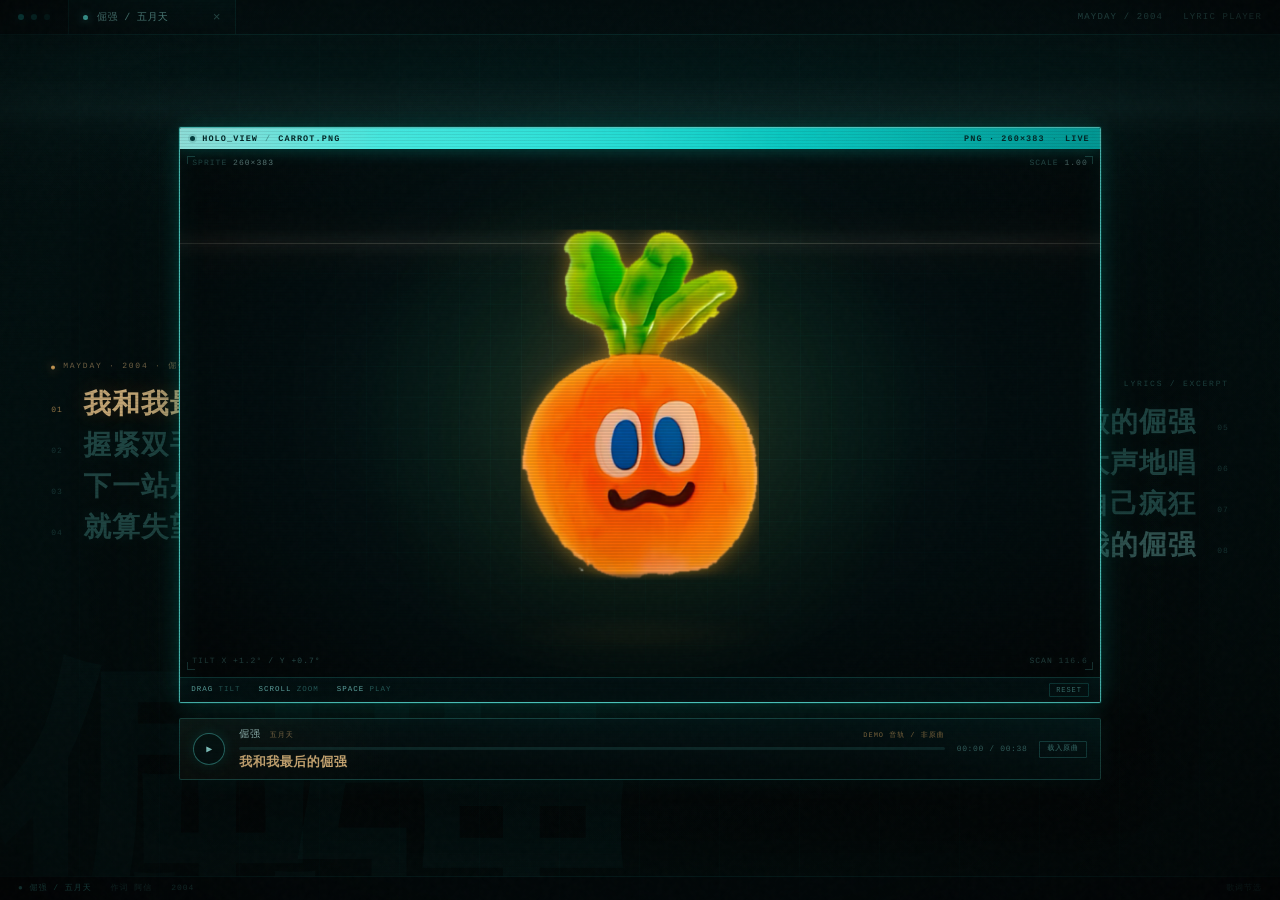
<file: hologram-bunny/index.html>
﻿<!doctype html>
<html lang="zh-CN">
<head>
  <meta charset="utf-8">
  <meta name="viewport" content="width=device-width, initial-scale=1">
  <meta name="color-scheme" content="dark">
  <meta name="theme-color" content="#010607">
  <meta name="description" content="一只橙色胡萝卜吉祥物，悬浮在五月天《倔强》的歌词墙前。可播放歌词循环，也可载入本地音频。">
  <link rel="canonical" href="https://jianbin-lim.github.io/hologram-bunny/">
  <meta property="og:type" content="website">
  <meta property="og:title" content="HOLO // CARROT — 倔强">
  <meta property="og:description" content="橙色胡萝卜贴图 + 五月天《倔强》歌词墙 + 歌词播放器。">
  <meta property="og:url" content="https://jianbin-lim.github.io/hologram-bunny/">
  <meta property="og:image" content="https://jianbin-lim.github.io/hologram-bunny/preview.png?v=carrot3">
  <meta name="twitter:card" content="summary_large_image">
  <title>HOLO // CARROT — 倔强</title>
  <link rel="stylesheet" href="styles.css?v=carrot3">
</head>
<body>
  <div class="app">
    <!-- Layer 1: the lyric wall -->
    <div class="editor" aria-hidden="true">
      <div class="editor-chrome">
        <div class="traffic"><i></i><i></i><i></i></div>
        <div class="tab">
          <span class="tab-dot"></span>
          <span>倔强 / 五月天</span>
          <span class="tab-x">×</span>
        </div>
        <div class="chrome-meta">
          <span>mayday / 2004</span>
          <span>lyric player</span>
        </div>
      </div>

      <div class="lyrics-stage">
        <div class="lyric-column lyric-left">
          <p class="lyric-kicker"><i></i>MAYDAY · 2004 · 倔强</p>
          <p class="lyric-line is-active"><span class="lyric-index">01</span><span>我和我最后的倔强</span></p>
          <p class="lyric-line"><span class="lyric-index">02</span><span>握紧双手绝对不放</span></p>
          <p class="lyric-line"><span class="lyric-index">03</span><span>下一站是不是天堂</span></p>
          <p class="lyric-line"><span class="lyric-index">04</span><span>就算失望不能绝望</span></p>
        </div>

        <div class="lyric-column lyric-right">
          <p class="lyric-kicker">LYRICS / EXCERPT</p>
          <p class="lyric-line"><span class="lyric-index">05</span><span>我和我骄傲的倔强</span></p>
          <p class="lyric-line"><span class="lyric-index">06</span><span>我在风中大声地唱</span></p>
          <p class="lyric-line"><span class="lyric-index">07</span><span>这一次为自己疯狂</span></p>
          <p class="lyric-line"><span class="lyric-index">08</span><span>就这一次 我和我的倔强</span></p>
        </div>

        <div class="lyric-watermark" aria-hidden="true">倔强</div>
      </div>

      <div class="editor-status">
        <span class="live">● 倔强 / 五月天</span>
        <span>作词 阿信</span>
        <span>2004</span>
        <span class="status-right">歌词节选</span>
      </div>
    </div>

    <!-- Layer 2: the hologram -->
    <main class="stage">
      <section class="holo" id="holo" aria-label="Orange carrot mascot hologram">
        <header class="holo-top">
          <span class="holo-title">
            <i class="rec-dot"></i>
            HOLO_VIEW <span class="sep">/</span> CARROT.PNG
          </span>
          <span class="holo-top-right">
            <span>PNG · 260×383</span>
            <span class="sep">·</span>
            <span>LIVE</span>
          </span>
        </header>

        <div class="holo-body" id="holo-body">
          <div class="mascot" id="mascot">
            <div class="mascot-aura" aria-hidden="true"></div>
            <div class="mascot-inner" id="mascot-inner">
              <img id="carrot-image" src="carrot.png?v=carrot3" alt="橙色胡萝卜吉祥物" draggable="false">
            </div>
          </div>
          <div class="scanbeam" id="scanbeam" aria-hidden="true"></div>

          <div class="holo-corners" aria-hidden="true"><i></i><i></i><i></i><i></i></div>

          <div class="hud hud-a">SPRITE <b>260×383</b></div>
          <div class="hud hud-b">SCALE <b id="zoom-label">1.00</b></div>
          <div class="hud hud-c" id="telemetry">TILT X −1.2° / Y 2.4°</div>
          <div class="hud hud-d" id="scan-label">SCAN 042.7</div>
        </div>

        <footer class="holo-bottom">
          <span><b>DRAG</b> TILT</span>
          <span><b>SCROLL</b> ZOOM</span>
          <span><b>SPACE</b> PLAY</span>
          <button class="reset" id="reset" type="button">RESET</button>
        </footer>

        <div class="glitch-slice" aria-hidden="true"></div>
      </section>

      <!-- Layer 3: lyric / audio player -->
      <div class="player" id="player">
        <button class="player-toggle" id="play" type="button" aria-label="播放歌词">▶</button>

        <div class="player-main">
          <div class="player-meta">
            <span class="player-title">倔强</span>
            <span class="player-artist">五月天</span>
            <span class="player-status" id="player-status">DEMO 音轨 / 非原曲</span>
          </div>
          <div class="player-progress" id="progress" role="slider" aria-label="播放进度" tabindex="0">
            <div class="player-fill" id="progress-fill"></div>
          </div>
          <div class="player-now" id="now-lyric">我和我最后的倔强</div>
        </div>

        <div class="player-time" id="time">00:00 / 00:38</div>

        <label class="player-load" title="载入本地音频（如你已购买的《倔强》）">
          载入原曲
          <input id="audio-file" type="file" accept="audio/*" hidden>
        </label>

        <audio id="audio" preload="metadata" src="ambient-demo.wav?v=carrot3"></audio>
      </div>
    </main>

    <!-- Layer 4: monitor finish -->
    <div class="crt-vignette" aria-hidden="true"></div>
    <div class="crt-scanlines" aria-hidden="true"></div>
    <div class="crt-sweep" aria-hidden="true"></div>
    <div class="crt-noise" aria-hidden="true"></div>
  </div>

  <script src="app.js?v=carrot3"></script>
</body>
</html>
</file>
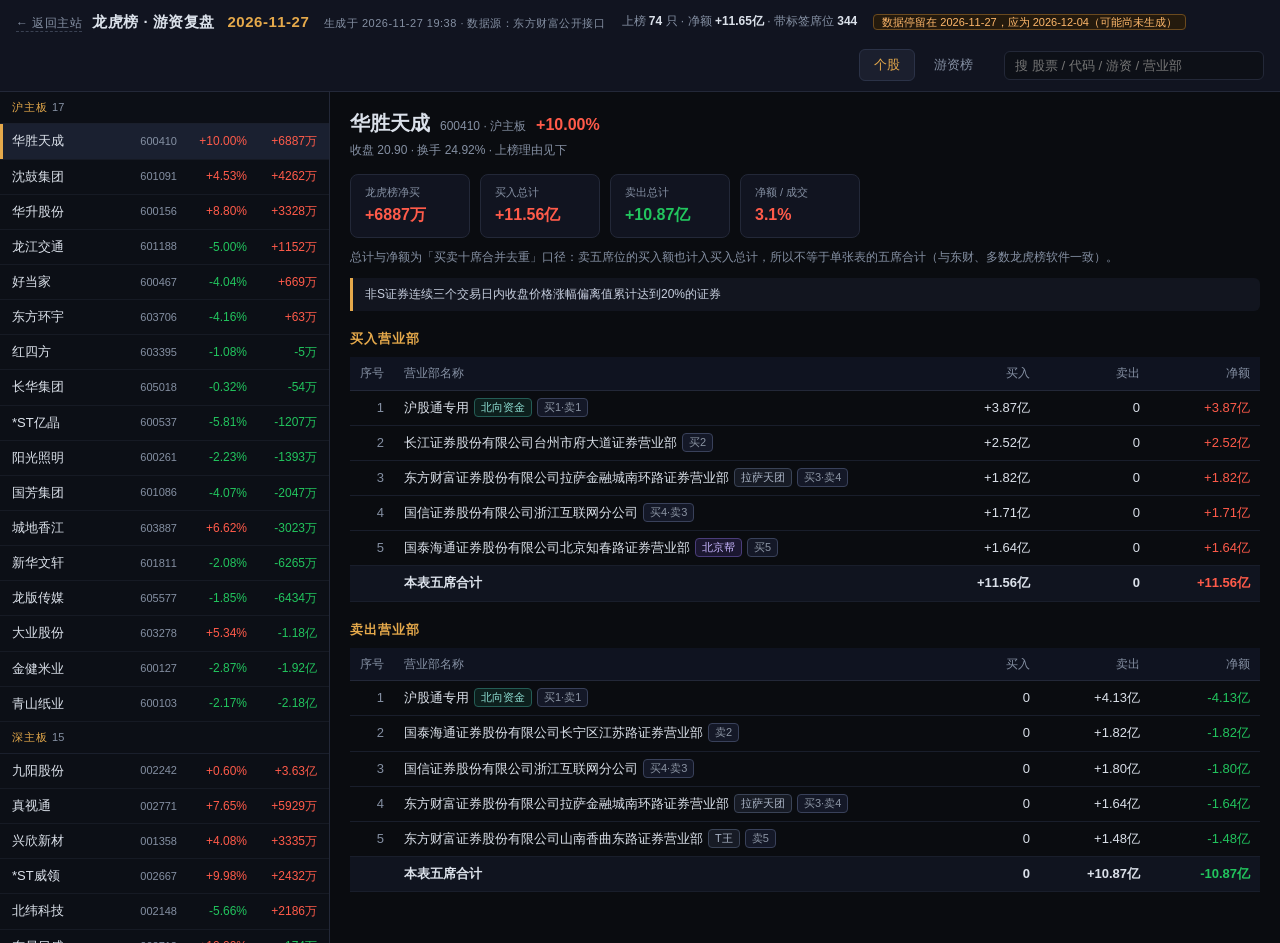
<file: lhb-radar/index.html>
<!doctype html>
<html lang="zh-CN">
<head>
<meta charset="utf-8">
<meta name="viewport" content="width=device-width, initial-scale=1">
<title>龙虎榜复盘 2026-11-27</title>
<style>
:root{
  --bg:#0a0c10; --panel:#111420; --panel2:#161a26; --line:#232838;
  --txt:#dbe1ea; --dim:#8590a3; --up:#ff5b4a; --down:#22c55e;
  --gold:#e5a94b; --purple:#a78bfa; --blue:#5aa9ff; --cyan:#35c9b6; --gray:#94a3b8;
}
*{box-sizing:border-box}
html,body{height:100%}
body{margin:0;background:var(--bg);color:var(--txt);
  font:13px/1.55 "Microsoft YaHei","PingFang SC",-apple-system,"Segoe UI",sans-serif;
  -webkit-font-smoothing:antialiased}
button{font:inherit;color:inherit;background:none;border:0;cursor:pointer}
.top{display:flex;align-items:center;gap:16px;padding:10px 16px;background:var(--panel);
  border-bottom:1px solid var(--line);position:sticky;top:0;z-index:9;flex-wrap:wrap}
.brand{font-size:15px;font-weight:700;letter-spacing:.5px}
.brand .date{color:var(--gold);margin-left:8px;font-weight:600}
.brand .sub{color:var(--dim);font-size:11px;font-weight:400;margin-left:10px}
.stat{color:var(--dim);font-size:12px}
.stat b{color:var(--txt);font-weight:600}
.tabs{display:flex;gap:4px;margin-left:auto}
.tabs button{padding:5px 14px;border-radius:6px;color:var(--dim);border:1px solid transparent}
.tabs button.on{color:var(--gold);background:#1b1f2e;border-color:#2b3247}
#q{width:260px;padding:6px 10px;border-radius:6px;border:1px solid var(--line);
  background:#0d1017;color:var(--txt);outline:none}
#q:focus{border-color:#3a4460}
.wrap{display:flex;height:calc(100vh - 49px);overflow:hidden}
aside{width:330px;min-width:330px;border-right:1px solid var(--line);overflow:auto;background:#0c0f16}
.grp{position:sticky;top:0;background:#0c0f16;padding:7px 12px;color:var(--gold);
  font-size:11px;letter-spacing:1px;border-bottom:1px solid #1a1f2c;z-index:2}
.grp span{color:var(--dim);letter-spacing:0}
.item{display:flex;align-items:center;gap:8px;padding:7px 12px;border-bottom:1px solid #161a24;
  cursor:pointer;width:100%;text-align:left}
.item:hover{background:#141926}
.item.on{background:#1a2030;box-shadow:inset 3px 0 0 var(--gold)}
.item .nm{flex:1;min-width:0;white-space:nowrap;overflow:hidden;text-overflow:ellipsis}
.item .cd{color:var(--dim);font-size:11px;font-variant-numeric:tabular-nums}
.item .pct,.item .net{font-variant-numeric:tabular-nums;font-size:12px;min-width:62px;text-align:right}
main{flex:1;overflow:auto;padding:16px 20px 60px}
.up{color:var(--up)} .down{color:var(--down)} .dim{color:var(--dim)}
h1.h{font-size:20px;margin:0 0 2px;display:flex;align-items:baseline;gap:10px}
h1.h .code{font-size:12px;color:var(--dim);font-weight:400}
.meta{color:var(--dim);font-size:12px;margin-bottom:14px}
.cards{display:flex;gap:10px;flex-wrap:wrap;margin-bottom:16px}
.card{background:var(--panel);border:1px solid var(--line);border-radius:8px;padding:9px 14px;min-width:120px}
.card .k{color:var(--dim);font-size:11px;margin-bottom:2px}
.card .v{font-size:16px;font-weight:700;font-variant-numeric:tabular-nums}
.reason{background:#12151f;border-left:3px solid var(--gold);padding:7px 12px;
  color:#c6cede;font-size:12px;margin-bottom:16px;border-radius:0 6px 6px 0}
h2.sec{font-size:13px;color:var(--gold);margin:18px 0 8px;letter-spacing:1px}
table{width:100%;border-collapse:collapse;font-variant-numeric:tabular-nums}
th{font-weight:500;color:var(--dim);font-size:12px;text-align:right;padding:7px 10px;
  border-bottom:1px solid var(--line);background:#0f1320;position:sticky;top:0}
th.l,td.l{text-align:left}
td{padding:7px 10px;border-bottom:1px solid #191e2b;text-align:right}
tr:hover td{background:#121724}
td.num{font-variant-numeric:tabular-nums}
tfoot td{border-top:1px solid var(--line);font-weight:700;background:#10141f}
.pill{display:inline-block;padding:0 6px;margin-left:5px;border-radius:4px;font-size:11px;
  line-height:17px;border:1px solid;vertical-align:1px;white-space:nowrap}
.ty游资{color:#ffb4a8;border-color:#7a3a34;background:#2a1512}
.ty帮派{color:#c8b6ff;border-color:#4a3d7a;background:#1b1730}
.ty资金{color:#9fc9ff;border-color:#2f4a72;background:#101b2c}
.ty机构{color:#8fe0d4;border-color:#245c55;background:#0d1f1d}
.ty席位{color:#aab4c5;border-color:#3a4356;background:#171b25}
.pos{color:#8b94a3;border-color:#39415a;background:#141827;font-variant-numeric:tabular-nums}
.youliao td{text-align:right} .youliao td.l{text-align:left}
.empty{color:var(--dim);padding:40px 0;text-align:center}
.flt{display:inline-flex;align-items:center;gap:6px;color:var(--dim);font-size:12px;
  margin:-2px 0 10px;cursor:pointer;user-select:none}
.dot{display:inline-block;width:7px;height:7px;border-radius:50%;background:var(--down);
  margin-right:5px;vertical-align:1px;animation:bp 1.8s infinite}
@keyframes bp{0%,100%{opacity:1}50%{opacity:.25}}
.stale{color:#ffb86b;border:1px solid #6b4a1f;background:#241a0d;padding:1px 8px;
  border-radius:4px;font-size:11px}
.backlink{color:var(--dim);text-decoration:none;font-weight:400;font-size:12px;
  margin-right:10px;border-bottom:1px dashed #3a4152;padding-bottom:1px}
.backlink:hover{color:var(--gold);border-color:var(--gold)}
.flt input{accent-color:var(--gold)}
a.jump{color:var(--blue);cursor:pointer;text-decoration:none}
a.jump:hover{color:#8cc4ff;text-decoration:underline}
</style>
</head>
<body>
<div class="top">
  <div class="brand"><a class="backlink" href="https://jianbin-lim.github.io/" aria-label="返回主站">← 返回主站</a>龙虎榜 · 游资复盘 <span class="date">2026-11-27</span>
    <span class="sub">生成于 2026-11-27 19:38 · 数据源：东方财富公开接口</span></div>
  <div class="stat">上榜 <b>74</b> 只 · 净额 <b class="up">+11.65亿</b> · 带标签席位 <b>344</b></div>
  <span id="live"></span>
  <div class="tabs">
    <button data-view="stocks" class="on">个股</button>
    <button data-view="youliao">游资榜</button>
  </div>
  <input id="q" placeholder="搜 股票 / 代码 / 游资 / 营业部">
</div>
<div class="wrap">
  <aside id="side"></aside>
  <main id="main"></main>
</div>
<script>
const DATA = {"date": "2026-11-27", "today": "2026-11-27", "stale": false, "hint": "", "generated": "2026-11-27 19:38", "stocks": [{"code": "600410", "name": "华胜天成", "board": "沪主板", "pct": 10.0, "close": 20.9, "turnover": 24.9165, "buy_total": 1155520380.34, "sell_total": 1086650218.91, "net": 68870161.43, "category_only": false, "reasons": ["非S证券连续三个交易日内收盘价格涨幅偏离值累计达到20%的证券"], "buy_seats": [{"rank": 1, "name": "沪股通专用", "buy": 386514617.15, "sell": 0.0, "net": 386514617.15, "pos": "买1·卖1", "tags": [{"kw": "沪股通专用", "tag": "北向资金", "kind": "机构", "note": "游资名录（Tushare hm_list），可能过期，请自行核对", "full": false, "norm": "沪股通专用"}], "side": "buy"}, {"rank": 2, "name": "长江证券股份有限公司台州市府大道证券营业部", "buy": 252286208.52, "sell": 0.0, "net": 252286208.52, "pos": "买2", "tags": [], "side": "buy"}, {"rank": 3, "name": "东方财富证券股份有限公司拉萨金融城南环路证券营业部", "buy": 181631538.06, "sell": 0.0, "net": 181631538.06, "pos": "买3·卖4", "tags": [{"kw": "拉萨", "tag": "拉萨天团", "kind": "席位", "note": "散户集中营，与 T王 席位大量重合", "full": false, "norm": "拉萨"}], "side": "buy"}, {"rank": 4, "name": "国信证券股份有限公司浙江互联网分公司", "buy": 170682767.21, "sell": 0.0, "net": 170682767.21, "pos": "买4·卖3", "tags": [], "side": "buy"}, {"rank": 5, "name": "国泰海通证券股份有限公司北京知春路证券营业部", "buy": 164405249.4, "sell": 0.0, "net": 164405249.4, "pos": "买5", "tags": [{"kw": "海通证券股份有限公司北京知春路营业部", "tag": "北京帮", "kind": "帮派", "note": "游资名录（Tushare hm_list），可能过期，请自行核对", "full": true, "norm": "国泰海通北京知春路"}], "side": "buy"}], "sell_seats": [{"rank": 1, "name": "沪股通专用", "buy": 0.0, "sell": 413361411.77, "net": -413361411.77, "pos": "买1·卖1", "tags": [{"kw": "沪股通专用", "tag": "北向资金", "kind": "机构", "note": "游资名录（Tushare hm_list），可能过期，请自行核对", "full": false, "norm": "沪股通专用"}], "side": "sell"}, {"rank": 2, "name": "国泰海通证券股份有限公司长宁区江苏路证券营业部", "buy": 0.0, "sell": 181610628.07, "net": -181610628.07, "pos": "卖2", "tags": [], "side": "sell"}, {"rank": 3, "name": "国信证券股份有限公司浙江互联网分公司", "buy": 0.0, "sell": 179913426.66, "net": -179913426.66, "pos": "买4·卖3", "tags": [], "side": "sell"}, {"rank": 4, "name": "东方财富证券股份有限公司拉萨金融城南环路证券营业部", "buy": 0.0, "sell": 163933535.02, "net": -163933535.02, "pos": "买3·卖4", "tags": [{"kw": "拉萨", "tag": "拉萨天团", "kind": "席位", "note": "散户集中营，与 T王 席位大量重合", "full": false, "norm": "拉萨"}], "side": "sell"}, {"rank": 5, "name": "东方财富证券股份有限公司山南香曲东路证券营业部", "buy": 0.0, "sell": 147831217.39, "net": -147831217.39, "pos": "卖5", "tags": [{"kw": "东方财富证券股份有限公司山南香曲东路证券营业部", "tag": "T王", "kind": "席位", "note": "游资名录（Tushare hm_list），可能过期，请自行核对", "full": true, "norm": "东方财富山南香曲东路"}], "side": "sell"}]}, {"code": "601091", "name": "沈鼓集团", "board": "沪主板", "pct": 4.529, "close": 17.31, "turnover": 28.6589, "buy_total": 96308097.08, "sell_total": 53690101.21, "net": 42617995.87, "category_only": false, "reasons": ["有价格涨跌幅限制的日换手率达到20%的前五只证券"], "buy_seats": [{"rank": 1, "name": "国泰海通证券股份有限公司总部", "buy": 30965276.16, "sell": 0.0, "net": 30965276.16, "pos": "买1", "tags": [{"kw": "国泰君安证券股份有限公司总部", "tag": "境外机构", "kind": "机构", "note": "游资名录（Tushare hm_list），可能过期，请自行核对", "full": true, "norm": "国泰海通总部"}], "side": "buy"}, {"rank": 2, "name": "瑞银证券有限责任公司上海花园石桥路证券营业部", "buy": 22762653.8, "sell": 0.0, "net": 22762653.8, "pos": "买2", "tags": [{"kw": "瑞银证券有限责任公司上海花园石桥路证券营业部", "tag": "境外机构", "kind": "机构", "note": "游资名录（Tushare hm_list），可能过期，请自行核对", "full": true, "norm": "瑞银上海花园石桥路"}], "side": "buy"}, {"rank": 3, "name": "高盛(中国)证券有限责任公司上海浦东新区世纪大道证券营业部", "buy": 20829032.0, "sell": 0.0, "net": 20829032.0, "pos": "买3", "tags": [], "side": "buy"}, {"rank": 4, "name": "中信证券股份有限公司深圳深南中路中信大厦证券营业部", "buy": 11742665.12, "sell": 0.0, "net": 11742665.12, "pos": "买4", "tags": [], "side": "buy"}, {"rank": 5, "name": "国信证券股份有限公司浙江互联网分公司", "buy": 10008470.0, "sell": 0.0, "net": 10008470.0, "pos": "买5·卖2", "tags": [], "side": "buy"}], "sell_seats": [{"rank": 1, "name": "第一创业证券股份有限公司深圳深南大道证券营业部", "buy": 0.0, "sell": 13082491.68, "net": -13082491.68, "pos": "卖1", "tags": [], "side": "sell"}, {"rank": 2, "name": "国信证券股份有限公司浙江互联网分公司", "buy": 0.0, "sell": 11376755.03, "net": -11376755.03, "pos": "买5·卖2", "tags": [], "side": "sell"}, {"rank": 3, "name": "东方财富证券股份有限公司拉萨金融城南环路证券营业部", "buy": 0.0, "sell": 10585624.0, "net": -10585624.0, "pos": "卖3", "tags": [{"kw": "拉萨", "tag": "拉萨天团", "kind": "席位", "note": "散户集中营，与 T王 席位大量重合", "full": false, "norm": "拉萨"}], "side": "sell"}, {"rank": 4, "name": "东方财富证券股份有限公司山南香曲东路证券营业部", "buy": 0.0, "sell": 9773345.8, "net": -9773345.8, "pos": "卖4", "tags": [{"kw": "东方财富证券股份有限公司山南香曲东路证券营业部", "tag": "T王", "kind": "席位", "note": "游资名录（Tushare hm_list），可能过期，请自行核对", "full": true, "norm": "东方财富山南香曲东路"}], "side": "sell"}, {"rank": 5, "name": "东方财富证券股份有限公司昌都两江大道证券营业部", "buy": 0.0, "sell": 8871884.7, "net": -8871884.7, "pos": "卖5", "tags": [], "side": "sell"}]}, {"code": "600156", "name": "华升股份", "board": "沪主板", "pct": 8.7992, "close": 10.51, "turnover": 26.1162, "buy_total": 215579033.42, "sell_total": 182300380.13, "net": 33278653.29, "category_only": false, "reasons": ["非S证券连续三个交易日内收盘价格涨幅偏离值累计达到20%的证券"], "buy_seats": [{"rank": 1, "name": "国新证券股份有限公司北京分公司", "buy": 84209340.0, "sell": 0.0, "net": 84209340.0, "pos": "买1·卖2", "tags": [{"kw": "国新证券股份有限公司北京分公司", "tag": "盐盘王", "kind": "游资", "note": "截图标签（KPL 口径）", "full": true, "norm": "国新北京分公司"}], "side": "buy"}, {"rank": 2, "name": "国泰海通证券股份有限公司上海自贸试验区第二分公司", "buy": 37270262.0, "sell": 0.0, "net": 37270262.0, "pos": "买2", "tags": [], "side": "buy"}, {"rank": 3, "name": "国泰海通证券股份有限公司长宁区江苏路证券营业部", "buy": 33374392.05, "sell": 0.0, "net": 33374392.05, "pos": "买3·卖1", "tags": [], "side": "buy"}, {"rank": 4, "name": "东方财富证券股份有限公司拉萨东城区江苏大道证券营业部", "buy": 31263505.35, "sell": 0.0, "net": 31263505.35, "pos": "买4·卖5", "tags": [{"kw": "东方财富证券股份有限公司拉萨东城区江苏大道证券营业部", "tag": "T王", "kind": "席位", "note": "游资名录（Tushare hm_list），可能过期，请自行核对", "full": true, "norm": "东方财富拉萨东城区江苏大道"}, {"kw": "拉萨", "tag": "拉萨天团", "kind": "席位", "note": "散户集中营，与 T王 席位大量重合", "full": false, "norm": "拉萨"}], "side": "buy"}, {"rank": 5, "name": "国信证券股份有限公司浙江互联网分公司", "buy": 29461534.02, "sell": 0.0, "net": 29461534.02, "pos": "买5·卖3", "tags": [], "side": "buy"}], "sell_seats": [{"rank": 1, "name": "国泰海通证券股份有限公司长宁区江苏路证券营业部", "buy": 0.0, "sell": 58153223.49, "net": -58153223.49, "pos": "买3·卖1", "tags": [], "side": "sell"}, {"rank": 2, "name": "国新证券股份有限公司北京分公司", "buy": 0.0, "sell": 38400806.0, "net": -38400806.0, "pos": "买1·卖2", "tags": [{"kw": "国新证券股份有限公司北京分公司", "tag": "盐盘王", "kind": "游资", "note": "截图标签（KPL 口径）", "full": true, "norm": "国新北京分公司"}], "side": "sell"}, {"rank": 3, "name": "国信证券股份有限公司浙江互联网分公司", "buy": 0.0, "sell": 29895078.5, "net": -29895078.5, "pos": "买5·卖3", "tags": [], "side": "sell"}, {"rank": 4, "name": "中信证券股份有限公司上海分公司", "buy": 0.0, "sell": 28196059.14, "net": -28196059.14, "pos": "卖4", "tags": [], "side": "sell"}, {"rank": 5, "name": "东方财富证券股份有限公司拉萨东城区江苏大道证券营业部", "buy": 0.0, "sell": 27655213.0, "net": -27655213.0, "pos": "买4·卖5", "tags": [{"kw": "东方财富证券股份有限公司拉萨东城区江苏大道证券营业部", "tag": "T王", "kind": "席位", "note": "游资名录（Tushare hm_list），可能过期，请自行核对", "full": true, "norm": "东方财富拉萨东城区江苏大道"}, {"kw": "拉萨", "tag": "拉萨天团", "kind": "席位", "note": "散户集中营，与 T王 席位大量重合", "full": false, "norm": "拉萨"}], "side": "sell"}]}, {"code": "601188", "name": "龙江交通", "board": "沪主板", "pct": -5.0, "close": 4.18, "turnover": 26.6325, "buy_total": 136547462.0, "sell_total": 125032276.22, "net": 11515185.78, "category_only": false, "reasons": ["有价格涨跌幅限制的日收盘价格跌幅偏离值达到7%的前五只证券"], "buy_seats": [{"rank": 1, "name": "国泰海通证券股份有限公司总部", "buy": 51619897.0, "sell": 0.0, "net": 51619897.0, "pos": "买1·卖1", "tags": [{"kw": "国泰君安证券股份有限公司总部", "tag": "境外机构", "kind": "机构", "note": "游资名录（Tushare hm_list），可能过期，请自行核对", "full": true, "norm": "国泰海通总部"}], "side": "buy"}, {"rank": 2, "name": "招商证券股份有限公司深圳益田路免税商务大厦证券营业部", "buy": 26244228.0, "sell": 0.0, "net": 26244228.0, "pos": "买2", "tags": [], "side": "buy"}, {"rank": 3, "name": "国信证券股份有限公司浙江互联网分公司", "buy": 20929840.0, "sell": 0.0, "net": 20929840.0, "pos": "买3·卖4", "tags": [], "side": "buy"}, {"rank": 4, "name": "高盛(中国)证券有限责任公司上海浦东新区世纪大道证券营业部", "buy": 19898977.0, "sell": 0.0, "net": 19898977.0, "pos": "买4·卖2", "tags": [], "side": "buy"}, {"rank": 5, "name": "招商证券股份有限公司深圳招商证券大厦证券营业部", "buy": 17854520.0, "sell": 0.0, "net": 17854520.0, "pos": "买5", "tags": [], "side": "buy"}], "sell_seats": [{"rank": 1, "name": "国泰海通证券股份有限公司总部", "buy": 0.0, "sell": 43063151.2, "net": -43063151.2, "pos": "买1·卖1", "tags": [{"kw": "国泰君安证券股份有限公司总部", "tag": "境外机构", "kind": "机构", "note": "游资名录（Tushare hm_list），可能过期，请自行核对", "full": true, "norm": "国泰海通总部"}], "side": "sell"}, {"rank": 2, "name": "高盛(中国)证券有限责任公司上海浦东新区世纪大道证券营业部", "buy": 0.0, "sell": 22419138.0, "net": -22419138.0, "pos": "买4·卖2", "tags": [], "side": "sell"}, {"rank": 3, "name": "摩根大通证券(中国)有限公司上海银城中路证券营业部", "buy": 0.0, "sell": 20548121.02, "net": -20548121.02, "pos": "卖3", "tags": [], "side": "sell"}, {"rank": 4, "name": "国信证券股份有限公司浙江互联网分公司", "buy": 0.0, "sell": 20233942.0, "net": -20233942.0, "pos": "买3·卖4", "tags": [], "side": "sell"}, {"rank": 5, "name": "东方财富证券股份有限公司昌都两江大道证券营业部", "buy": 0.0, "sell": 18767924.0, "net": -18767924.0, "pos": "卖5", "tags": [], "side": "sell"}]}, {"code": "600467", "name": "好当家", "board": "沪主板", "pct": -4.0404, "close": 3.8, "turnover": 36.2418, "buy_total": 158548190.84, "sell_total": 151858776.78, "net": 6689414.06, "category_only": false, "reasons": ["有价格涨跌幅限制的日收盘价格跌幅偏离值达到7%的前五只证券", "有价格涨跌幅限制的日价格振幅达到15%的前五只证券", "有价格涨跌幅限制的日换手率达到20%的前五只证券"], "buy_seats": [{"rank": 1, "name": "摩根大通证券(中国)有限公司上海银城中路证券营业部", "buy": 43588229.33, "sell": 0.0, "net": 43588229.33, "pos": "买1·卖2", "tags": [], "side": "buy"}, {"rank": 2, "name": "国信证券股份有限公司浙江互联网分公司", "buy": 35767907.43, "sell": 0.0, "net": 35767907.43, "pos": "买2", "tags": [], "side": "buy"}, {"rank": 3, "name": "高盛(中国)证券有限责任公司上海浦东新区世纪大道证券营业部", "buy": 33377367.66, "sell": 0.0, "net": 33377367.66, "pos": "买3·卖3", "tags": [], "side": "buy"}, {"rank": 4, "name": "东方财富证券股份有限公司昌都两江大道证券营业部", "buy": 22955301.42, "sell": 0.0, "net": 22955301.42, "pos": "买4", "tags": [], "side": "buy"}, {"rank": 5, "name": "中信证券股份有限公司深圳深南中路中信大厦证券营业部", "buy": 22859385.0, "sell": 0.0, "net": 22859385.0, "pos": "买5", "tags": [], "side": "buy"}], "sell_seats": [{"rank": 1, "name": "国泰海通证券股份有限公司总部", "buy": 0.0, "sell": 39530714.51, "net": -39530714.51, "pos": "卖1", "tags": [{"kw": "国泰君安证券股份有限公司总部", "tag": "境外机构", "kind": "机构", "note": "游资名录（Tushare hm_list），可能过期，请自行核对", "full": true, "norm": "国泰海通总部"}], "side": "sell"}, {"rank": 2, "name": "摩根大通证券(中国)有限公司上海银城中路证券营业部", "buy": 0.0, "sell": 31920123.37, "net": -31920123.37, "pos": "买1·卖2", "tags": [], "side": "sell"}, {"rank": 3, "name": "高盛(中国)证券有限责任公司上海浦东新区世纪大道证券营业部", "buy": 0.0, "sell": 31250121.74, "net": -31250121.74, "pos": "买3·卖3", "tags": [], "side": "sell"}, {"rank": 4, "name": "开源证券股份有限公司西安太华路证券营业部", "buy": 0.0, "sell": 30118234.16, "net": -30118234.16, "pos": "卖4", "tags": [], "side": "sell"}, {"rank": 5, "name": "中信证券股份有限公司上海分公司", "buy": 0.0, "sell": 19039583.0, "net": -19039583.0, "pos": "卖5", "tags": [], "side": "sell"}]}, {"code": "603706", "name": "东方环宇", "board": "沪主板", "pct": -4.1608, "close": 20.27, "turnover": 8.4394, "buy_total": 19073770.0, "sell_total": 18439957.0, "net": 633813.0, "category_only": false, "reasons": ["有价格涨跌幅限制的日收盘价格跌幅偏离值达到7%的前五只证券"], "buy_seats": [{"rank": 1, "name": "高盛(中国)证券有限责任公司上海浦东新区世纪大道证券营业部", "buy": 5330643.0, "sell": 0.0, "net": 5330643.0, "pos": "买1", "tags": [], "side": "buy"}, {"rank": 2, "name": "摩根大通证券(中国)有限公司上海银城中路证券营业部", "buy": 4395107.0, "sell": 0.0, "net": 4395107.0, "pos": "买2", "tags": [], "side": "buy"}, {"rank": 3, "name": "国泰海通证券股份有限公司总部", "buy": 3375508.0, "sell": 0.0, "net": 3375508.0, "pos": "买3·卖1", "tags": [{"kw": "国泰君安证券股份有限公司总部", "tag": "境外机构", "kind": "机构", "note": "游资名录（Tushare hm_list），可能过期，请自行核对", "full": true, "norm": "国泰海通总部"}], "side": "buy"}, {"rank": 4, "name": "国信证券股份有限公司浙江互联网分公司", "buy": 3109150.0, "sell": 0.0, "net": 3109150.0, "pos": "买4", "tags": [], "side": "buy"}, {"rank": 5, "name": "广发证券股份有限公司广州寺右新马路证券营业部", "buy": 2863362.0, "sell": 0.0, "net": 2863362.0, "pos": "买5", "tags": [], "side": "buy"}], "sell_seats": [{"rank": 1, "name": "国泰海通证券股份有限公司总部", "buy": 0.0, "sell": 4980213.0, "net": -4980213.0, "pos": "买3·卖1", "tags": [{"kw": "国泰君安证券股份有限公司总部", "tag": "境外机构", "kind": "机构", "note": "游资名录（Tushare hm_list），可能过期，请自行核对", "full": true, "norm": "国泰海通总部"}], "side": "sell"}, {"rank": 2, "name": "华泰证券股份有限公司长沙湘江中路证券营业部", "buy": 0.0, "sell": 3625793.0, "net": -3625793.0, "pos": "卖2", "tags": [], "side": "sell"}, {"rank": 3, "name": "华泰证券股份有限公司武汉友谊大道证券营业部", "buy": 0.0, "sell": 3519736.0, "net": -3519736.0, "pos": "卖3", "tags": [], "side": "sell"}, {"rank": 4, "name": "国泰海通证券股份有限公司深圳海德三道证券营业部", "buy": 0.0, "sell": 3180865.0, "net": -3180865.0, "pos": "卖4", "tags": [], "side": "sell"}, {"rank": 5, "name": "东方财富证券股份有限公司拉萨团结路第一证券营业部", "buy": 0.0, "sell": 3133350.0, "net": -3133350.0, "pos": "卖5", "tags": [{"kw": "东方财富证券股份有限公司拉萨团结路第一证券营业部", "tag": "T王", "kind": "席位", "note": "游资名录（Tushare hm_list），可能过期，请自行核对", "full": true, "norm": "东方财富拉萨团结路第一"}, {"kw": "拉萨", "tag": "拉萨天团", "kind": "席位", "note": "散户集中营，与 T王 席位大量重合", "full": false, "norm": "拉萨"}], "side": "sell"}]}, {"code": "603395", "name": "红四方", "board": "沪主板", "pct": -1.079, "close": 20.17, "turnover": 23.3271, "buy_total": 22675130.51, "sell_total": 22729934.94, "net": -54804.43, "category_only": false, "reasons": ["有价格涨跌幅限制的日价格振幅达到15%的前五只证券"], "buy_seats": [{"rank": 1, "name": "东方财富证券股份有限公司拉萨金融城南环路证券营业部", "buy": 5905014.0, "sell": 0.0, "net": 5905014.0, "pos": "买1", "tags": [{"kw": "拉萨", "tag": "拉萨天团", "kind": "席位", "note": "散户集中营，与 T王 席位大量重合", "full": false, "norm": "拉萨"}], "side": "buy"}, {"rank": 2, "name": "东方财富证券股份有限公司拉萨团结路第一证券营业部", "buy": 5268156.0, "sell": 0.0, "net": 5268156.0, "pos": "买2·卖5", "tags": [{"kw": "东方财富证券股份有限公司拉萨团结路第一证券营业部", "tag": "T王", "kind": "席位", "note": "游资名录（Tushare hm_list），可能过期，请自行核对", "full": true, "norm": "东方财富拉萨团结路第一"}, {"kw": "拉萨", "tag": "拉萨天团", "kind": "席位", "note": "散户集中营，与 T王 席位大量重合", "full": false, "norm": "拉萨"}], "side": "buy"}, {"rank": 3, "name": "中信证券(山东)有限责任公司烟威分公司", "buy": 4473337.51, "sell": 0.0, "net": 4473337.51, "pos": "买3", "tags": [], "side": "buy"}, {"rank": 4, "name": "东方财富证券股份有限公司拉萨东环路第一证券营业部", "buy": 3940741.0, "sell": 0.0, "net": 3940741.0, "pos": "买4", "tags": [{"kw": "东方财富证券股份有限公司拉萨东环路第一证券营业部", "tag": "T王", "kind": "席位", "note": "游资名录（Tushare hm_list），可能过期，请自行核对", "full": true, "norm": "东方财富拉萨东环路第一"}, {"kw": "拉萨", "tag": "拉萨天团", "kind": "席位", "note": "散户集中营，与 T王 席位大量重合", "full": false, "norm": "拉萨"}], "side": "buy"}, {"rank": 5, "name": "东方财富证券股份有限公司拉萨东环路第二证券营业部", "buy": 3087882.0, "sell": 0.0, "net": 3087882.0, "pos": "买5·卖3", "tags": [{"kw": "东方财富证券股份有限公司拉萨东环路第二证券营业部", "tag": "T王", "kind": "席位", "note": "游资名录（Tushare hm_list），可能过期，请自行核对", "full": true, "norm": "东方财富拉萨东环路第二"}, {"kw": "拉萨", "tag": "拉萨天团", "kind": "席位", "note": "散户集中营，与 T王 席位大量重合", "full": false, "norm": "拉萨"}], "side": "buy"}], "sell_seats": [{"rank": 1, "name": "机构专用", "buy": 0.0, "sell": 8378661.02, "net": -8378661.02, "pos": "卖1", "tags": [{"kw": "机构专用", "tag": "机构", "kind": "机构", "note": "游资名录（Tushare hm_list），可能过期，请自行核对", "full": false, "norm": "机构专用"}], "side": "sell"}, {"rank": 2, "name": "沪股通专用", "buy": 0.0, "sell": 4298442.78, "net": -4298442.78, "pos": "卖2", "tags": [{"kw": "沪股通专用", "tag": "北向资金", "kind": "机构", "note": "游资名录（Tushare hm_list），可能过期，请自行核对", "full": false, "norm": "沪股通专用"}], "side": "sell"}, {"rank": 3, "name": "东方财富证券股份有限公司拉萨东环路第二证券营业部", "buy": 0.0, "sell": 3450400.44, "net": -3450400.44, "pos": "买5·卖3", "tags": [{"kw": "东方财富证券股份有限公司拉萨东环路第二证券营业部", "tag": "T王", "kind": "席位", "note": "游资名录（Tushare hm_list），可能过期，请自行核对", "full": true, "norm": "东方财富拉萨东环路第二"}, {"kw": "拉萨", "tag": "拉萨天团", "kind": "席位", "note": "散户集中营，与 T王 席位大量重合", "full": false, "norm": "拉萨"}], "side": "sell"}, {"rank": 4, "name": "摩根大通证券(中国)有限公司上海银城中路证券营业部", "buy": 0.0, "sell": 3431707.0, "net": -3431707.0, "pos": "卖4", "tags": [], "side": "sell"}, {"rank": 5, "name": "东方财富证券股份有限公司拉萨团结路第一证券营业部", "buy": 0.0, "sell": 3170723.7, "net": -3170723.7, "pos": "买2·卖5", "tags": [{"kw": "东方财富证券股份有限公司拉萨团结路第一证券营业部", "tag": "T王", "kind": "席位", "note": "游资名录（Tushare hm_list），可能过期，请自行核对", "full": true, "norm": "东方财富拉萨团结路第一"}, {"kw": "拉萨", "tag": "拉萨天团", "kind": "席位", "note": "散户集中营，与 T王 席位大量重合", "full": false, "norm": "拉萨"}], "side": "sell"}]}, {"code": "605018", "name": "长华集团", "board": "沪主板", "pct": -0.3155, "close": 12.64, "turnover": 9.391, "buy_total": 31801981.02, "sell_total": 32337338.0, "net": -535356.98, "category_only": false, "reasons": ["有价格涨跌幅限制的日价格振幅达到15%的前五只证券"], "buy_seats": [{"rank": 1, "name": "东方财富证券股份有限公司拉萨东城区江苏大道证券营业部", "buy": 8485757.02, "sell": 0.0, "net": 8485757.02, "pos": "买1", "tags": [{"kw": "东方财富证券股份有限公司拉萨东城区江苏大道证券营业部", "tag": "T王", "kind": "席位", "note": "游资名录（Tushare hm_list），可能过期，请自行核对", "full": true, "norm": "东方财富拉萨东城区江苏大道"}, {"kw": "拉萨", "tag": "拉萨天团", "kind": "席位", "note": "散户集中营，与 T王 席位大量重合", "full": false, "norm": "拉萨"}], "side": "buy"}, {"rank": 2, "name": "中泰证券股份有限公司深圳吉祥路证券营业部", "buy": 8291487.0, "sell": 0.0, "net": 8291487.0, "pos": "买2·卖1", "tags": [], "side": "buy"}, {"rank": 3, "name": "国信证券股份有限公司浙江互联网分公司", "buy": 5102578.0, "sell": 0.0, "net": 5102578.0, "pos": "买3·卖2", "tags": [], "side": "buy"}, {"rank": 4, "name": "中信证券股份有限公司浙江分公司", "buy": 4961554.0, "sell": 0.0, "net": 4961554.0, "pos": "买4", "tags": [], "side": "buy"}, {"rank": 5, "name": "沪股通专用", "buy": 4960605.0, "sell": 0.0, "net": 4960605.0, "pos": "买5", "tags": [{"kw": "沪股通专用", "tag": "北向资金", "kind": "机构", "note": "游资名录（Tushare hm_list），可能过期，请自行核对", "full": false, "norm": "沪股通专用"}], "side": "buy"}], "sell_seats": [{"rank": 1, "name": "中泰证券股份有限公司深圳吉祥路证券营业部", "buy": 0.0, "sell": 8359150.0, "net": -8359150.0, "pos": "买2·卖1", "tags": [], "side": "sell"}, {"rank": 2, "name": "国信证券股份有限公司浙江互联网分公司", "buy": 0.0, "sell": 7338350.0, "net": -7338350.0, "pos": "买3·卖2", "tags": [], "side": "sell"}, {"rank": 3, "name": "东方财富证券股份有限公司山南香曲东路证券营业部", "buy": 0.0, "sell": 5648330.0, "net": -5648330.0, "pos": "卖3", "tags": [{"kw": "东方财富证券股份有限公司山南香曲东路证券营业部", "tag": "T王", "kind": "席位", "note": "游资名录（Tushare hm_list），可能过期，请自行核对", "full": true, "norm": "东方财富山南香曲东路"}], "side": "sell"}, {"rank": 4, "name": "国金证券股份有限公司深圳分公司", "buy": 0.0, "sell": 5510405.0, "net": -5510405.0, "pos": "卖4", "tags": [], "side": "sell"}, {"rank": 5, "name": "东方财富证券股份有限公司拉萨金融城南环路证券营业部", "buy": 0.0, "sell": 5481103.0, "net": -5481103.0, "pos": "卖5", "tags": [{"kw": "拉萨", "tag": "拉萨天团", "kind": "席位", "note": "散户集中营，与 T王 席位大量重合", "full": false, "norm": "拉萨"}], "side": "sell"}]}, {"code": "600537", "name": "*ST亿晶", "board": "沪主板", "pct": -5.8065, "close": 1.46, "turnover": 8.5286, "buy_total": 11683911.0, "sell_total": 23750104.0, "net": -12066193.0, "category_only": false, "reasons": ["有价格涨跌幅限制的日收盘价格跌幅偏离值达到7%的前五只证券"], "buy_seats": [{"rank": 1, "name": "东方财富证券股份有限公司拉萨团结路第一证券营业部", "buy": 2431352.0, "sell": 0.0, "net": 2431352.0, "pos": "买1", "tags": [{"kw": "东方财富证券股份有限公司拉萨团结路第一证券营业部", "tag": "T王", "kind": "席位", "note": "游资名录（Tushare hm_list），可能过期，请自行核对", "full": true, "norm": "东方财富拉萨团结路第一"}, {"kw": "拉萨", "tag": "拉萨天团", "kind": "席位", "note": "散户集中营，与 T王 席位大量重合", "full": false, "norm": "拉萨"}], "side": "buy"}, {"rank": 2, "name": "东方财富证券股份有限公司拉萨金融城南环路证券营业部", "buy": 2416560.0, "sell": 0.0, "net": 2416560.0, "pos": "买2", "tags": [{"kw": "拉萨", "tag": "拉萨天团", "kind": "席位", "note": "散户集中营，与 T王 席位大量重合", "full": false, "norm": "拉萨"}], "side": "buy"}, {"rank": 3, "name": "东方财富证券股份有限公司拉萨团结路第二证券营业部", "buy": 2321816.0, "sell": 0.0, "net": 2321816.0, "pos": "买3", "tags": [{"kw": "东方财富证券股份有限公司拉萨团结路第二证券营业部", "tag": "T王", "kind": "席位", "note": "游资名录（Tushare hm_list），可能过期，请自行核对", "full": true, "norm": "东方财富拉萨团结路第二"}, {"kw": "拉萨", "tag": "拉萨天团", "kind": "席位", "note": "散户集中营，与 T王 席位大量重合", "full": false, "norm": "拉萨"}], "side": "buy"}, {"rank": 4, "name": "东海证券股份有限公司常州金坛分公司", "buy": 2262831.0, "sell": 0.0, "net": 2262831.0, "pos": "买4", "tags": [], "side": "buy"}, {"rank": 5, "name": "东方财富证券股份有限公司拉萨东环路第二证券营业部", "buy": 2251352.0, "sell": 0.0, "net": 2251352.0, "pos": "买5", "tags": [{"kw": "东方财富证券股份有限公司拉萨东环路第二证券营业部", "tag": "T王", "kind": "席位", "note": "游资名录（Tushare hm_list），可能过期，请自行核对", "full": true, "norm": "东方财富拉萨东环路第二"}, {"kw": "拉萨", "tag": "拉萨天团", "kind": "席位", "note": "散户集中营，与 T王 席位大量重合", "full": false, "norm": "拉萨"}], "side": "buy"}], "sell_seats": [{"rank": 1, "name": "华创证券有限责任公司北京裕民路证券营业部", "buy": 0.0, "sell": 7098855.0, "net": -7098855.0, "pos": "卖1", "tags": [], "side": "sell"}, {"rank": 2, "name": "国信证券股份有限公司上饶带湖路证券营业部", "buy": 0.0, "sell": 5128187.0, "net": -5128187.0, "pos": "卖2", "tags": [], "side": "sell"}, {"rank": 3, "name": "中泰证券股份有限公司烟台正阳路证券营业部", "buy": 0.0, "sell": 4008062.0, "net": -4008062.0, "pos": "卖3", "tags": [], "side": "sell"}, {"rank": 4, "name": "中泰证券股份有限公司青岛分公司", "buy": 0.0, "sell": 3970000.0, "net": -3970000.0, "pos": "卖4", "tags": [], "side": "sell"}, {"rank": 5, "name": "广发证券股份有限公司珠海石花西路证券营业部", "buy": 0.0, "sell": 3545000.0, "net": -3545000.0, "pos": "卖5", "tags": [], "side": "sell"}]}, {"code": "600261", "name": "阳光照明", "board": "沪主板", "pct": -2.2333, "close": 3.94, "turnover": 22.5318, "buy_total": 243348221.35, "sell_total": 257279765.07, "net": -13931543.72, "category_only": false, "reasons": ["非S证券连续三个交易日内收盘价格跌幅偏离值累计达到20%的证券"], "buy_seats": [{"rank": 1, "name": "国信证券股份有限公司浙江互联网分公司", "buy": 73389497.31, "sell": 0.0, "net": 73389497.31, "pos": "买1·卖1", "tags": [], "side": "buy"}, {"rank": 2, "name": "高盛(中国)证券有限责任公司上海浦东新区世纪大道证券营业部", "buy": 52046357.37, "sell": 0.0, "net": 52046357.37, "pos": "买2", "tags": [], "side": "buy"}, {"rank": 3, "name": "国泰海通证券股份有限公司总部", "buy": 44154786.3, "sell": 0.0, "net": 44154786.3, "pos": "买3·卖2", "tags": [{"kw": "国泰君安证券股份有限公司总部", "tag": "境外机构", "kind": "机构", "note": "游资名录（Tushare hm_list），可能过期，请自行核对", "full": true, "norm": "国泰海通总部"}], "side": "buy"}, {"rank": 4, "name": "东方财富证券股份有限公司拉萨金融城南环路证券营业部", "buy": 37522463.66, "sell": 0.0, "net": 37522463.66, "pos": "买4·卖5", "tags": [{"kw": "拉萨", "tag": "拉萨天团", "kind": "席位", "note": "散户集中营，与 T王 席位大量重合", "full": false, "norm": "拉萨"}], "side": "buy"}, {"rank": 5, "name": "东方财富证券股份有限公司山南香曲东路证券营业部", "buy": 36235116.71, "sell": 0.0, "net": 36235116.71, "pos": "买5·卖3", "tags": [{"kw": "东方财富证券股份有限公司山南香曲东路证券营业部", "tag": "T王", "kind": "席位", "note": "游资名录（Tushare hm_list），可能过期，请自行核对", "full": true, "norm": "东方财富山南香曲东路"}], "side": "buy"}], "sell_seats": [{"rank": 1, "name": "国信证券股份有限公司浙江互联网分公司", "buy": 0.0, "sell": 79404403.75, "net": -79404403.75, "pos": "买1·卖1", "tags": [], "side": "sell"}, {"rank": 2, "name": "国泰海通证券股份有限公司总部", "buy": 0.0, "sell": 59394723.78, "net": -59394723.78, "pos": "买3·卖2", "tags": [{"kw": "国泰君安证券股份有限公司总部", "tag": "境外机构", "kind": "机构", "note": "游资名录（Tushare hm_list），可能过期，请自行核对", "full": true, "norm": "国泰海通总部"}], "side": "sell"}, {"rank": 3, "name": "东方财富证券股份有限公司山南香曲东路证券营业部", "buy": 0.0, "sell": 42378598.08, "net": -42378598.08, "pos": "买5·卖3", "tags": [{"kw": "东方财富证券股份有限公司山南香曲东路证券营业部", "tag": "T王", "kind": "席位", "note": "游资名录（Tushare hm_list），可能过期，请自行核对", "full": true, "norm": "东方财富山南香曲东路"}], "side": "sell"}, {"rank": 4, "name": "平安证券股份有限公司深圳香蜜湖证券营业部", "buy": 0.0, "sell": 39154481.12, "net": -39154481.12, "pos": "卖4", "tags": [], "side": "sell"}, {"rank": 5, "name": "东方财富证券股份有限公司拉萨金融城南环路证券营业部", "buy": 0.0, "sell": 36947558.34, "net": -36947558.34, "pos": "买4·卖5", "tags": [{"kw": "拉萨", "tag": "拉萨天团", "kind": "席位", "note": "散户集中营，与 T王 席位大量重合", "full": false, "norm": "拉萨"}], "side": "sell"}]}, {"code": "601086", "name": "国芳集团", "board": "沪主板", "pct": -4.0712, "close": 11.31, "turnover": 14.4018, "buy_total": 94346068.0, "sell_total": 114820355.0, "net": -20474287.0, "category_only": false, "reasons": ["有价格涨跌幅限制的日收盘价格跌幅偏离值达到7%的前五只证券"], "buy_seats": [{"rank": 1, "name": "沪股通专用", "buy": 34960844.0, "sell": 0.0, "net": 34960844.0, "pos": "买1·卖1", "tags": [{"kw": "沪股通专用", "tag": "北向资金", "kind": "机构", "note": "游资名录（Tushare hm_list），可能过期，请自行核对", "full": false, "norm": "沪股通专用"}], "side": "buy"}, {"rank": 2, "name": "国信证券股份有限公司浙江互联网分公司", "buy": 22352464.0, "sell": 0.0, "net": 22352464.0, "pos": "买2·卖3", "tags": [], "side": "buy"}, {"rank": 3, "name": "东方财富证券股份有限公司拉萨金融城南环路证券营业部", "buy": 15092252.0, "sell": 0.0, "net": 15092252.0, "pos": "买3·卖5", "tags": [{"kw": "拉萨", "tag": "拉萨天团", "kind": "席位", "note": "散户集中营，与 T王 席位大量重合", "full": false, "norm": "拉萨"}], "side": "buy"}, {"rank": 4, "name": "东方财富证券股份有限公司拉萨团结路第一证券营业部", "buy": 11007965.0, "sell": 0.0, "net": 11007965.0, "pos": "买4", "tags": [{"kw": "东方财富证券股份有限公司拉萨团结路第一证券营业部", "tag": "T王", "kind": "席位", "note": "游资名录（Tushare hm_list），可能过期，请自行核对", "full": true, "norm": "东方财富拉萨团结路第一"}, {"kw": "拉萨", "tag": "拉萨天团", "kind": "席位", "note": "散户集中营，与 T王 席位大量重合", "full": false, "norm": "拉萨"}], "side": "buy"}, {"rank": 5, "name": "东方财富证券股份有限公司山南香曲东路证券营业部", "buy": 10932543.0, "sell": 0.0, "net": 10932543.0, "pos": "买5", "tags": [{"kw": "东方财富证券股份有限公司山南香曲东路证券营业部", "tag": "T王", "kind": "席位", "note": "游资名录（Tushare hm_list），可能过期，请自行核对", "full": true, "norm": "东方财富山南香曲东路"}], "side": "buy"}], "sell_seats": [{"rank": 1, "name": "沪股通专用", "buy": 0.0, "sell": 54034040.0, "net": -54034040.0, "pos": "买1·卖1", "tags": [{"kw": "沪股通专用", "tag": "北向资金", "kind": "机构", "note": "游资名录（Tushare hm_list），可能过期，请自行核对", "full": false, "norm": "沪股通专用"}], "side": "sell"}, {"rank": 2, "name": "国泰海通证券股份有限公司总部", "buy": 0.0, "sell": 17566543.0, "net": -17566543.0, "pos": "卖2", "tags": [{"kw": "国泰君安证券股份有限公司总部", "tag": "境外机构", "kind": "机构", "note": "游资名录（Tushare hm_list），可能过期，请自行核对", "full": true, "norm": "国泰海通总部"}], "side": "sell"}, {"rank": 3, "name": "国信证券股份有限公司浙江互联网分公司", "buy": 0.0, "sell": 15944087.0, "net": -15944087.0, "pos": "买2·卖3", "tags": [], "side": "sell"}, {"rank": 4, "name": "摩根大通证券(中国)有限公司上海银城中路证券营业部", "buy": 0.0, "sell": 14770064.0, "net": -14770064.0, "pos": "卖4", "tags": [], "side": "sell"}, {"rank": 5, "name": "东方财富证券股份有限公司拉萨金融城南环路证券营业部", "buy": 0.0, "sell": 12505621.0, "net": -12505621.0, "pos": "买3·卖5", "tags": [{"kw": "拉萨", "tag": "拉萨天团", "kind": "席位", "note": "散户集中营，与 T王 席位大量重合", "full": false, "norm": "拉萨"}], "side": "sell"}]}, {"code": "603887", "name": "城地香江", "board": "沪主板", "pct": 6.6218, "close": 9.5, "turnover": 19.2612, "buy_total": 177109628.51, "sell_total": 207343168.02, "net": -30233539.51, "category_only": false, "reasons": ["非S证券连续三个交易日内收盘价格涨幅偏离值累计达到20%的证券"], "buy_seats": [{"rank": 1, "name": "沪股通专用", "buy": 50996488.92, "sell": 0.0, "net": 50996488.92, "pos": "买1·卖1", "tags": [{"kw": "沪股通专用", "tag": "北向资金", "kind": "机构", "note": "游资名录（Tushare hm_list），可能过期，请自行核对", "full": false, "norm": "沪股通专用"}], "side": "buy"}, {"rank": 2, "name": "国泰海通证券股份有限公司总部", "buy": 38628757.7, "sell": 0.0, "net": 38628757.7, "pos": "买2·卖2", "tags": [{"kw": "国泰君安证券股份有限公司总部", "tag": "境外机构", "kind": "机构", "note": "游资名录（Tushare hm_list），可能过期，请自行核对", "full": true, "norm": "国泰海通总部"}], "side": "buy"}, {"rank": 3, "name": "平安证券股份有限公司浙江分公司", "buy": 37223431.89, "sell": 0.0, "net": 37223431.89, "pos": "买3·卖3", "tags": [], "side": "buy"}, {"rank": 4, "name": "中信证券股份有限公司东阳吴宁西路证券营业部", "buy": 26561342.0, "sell": 0.0, "net": 26561342.0, "pos": "买4·卖5", "tags": [], "side": "buy"}, {"rank": 5, "name": "国泰海通证券股份有限公司长宁区江苏路证券营业部", "buy": 23699608.0, "sell": 0.0, "net": 23699608.0, "pos": "买5·卖4", "tags": [], "side": "buy"}], "sell_seats": [{"rank": 1, "name": "沪股通专用", "buy": 0.0, "sell": 68903509.08, "net": -68903509.08, "pos": "买1·卖1", "tags": [{"kw": "沪股通专用", "tag": "北向资金", "kind": "机构", "note": "游资名录（Tushare hm_list），可能过期，请自行核对", "full": false, "norm": "沪股通专用"}], "side": "sell"}, {"rank": 2, "name": "国泰海通证券股份有限公司总部", "buy": 0.0, "sell": 41818431.99, "net": -41818431.99, "pos": "买2·卖2", "tags": [{"kw": "国泰君安证券股份有限公司总部", "tag": "境外机构", "kind": "机构", "note": "游资名录（Tushare hm_list），可能过期，请自行核对", "full": true, "norm": "国泰海通总部"}], "side": "sell"}, {"rank": 3, "name": "平安证券股份有限公司浙江分公司", "buy": 0.0, "sell": 37594149.74, "net": -37594149.74, "pos": "买3·卖3", "tags": [], "side": "sell"}, {"rank": 4, "name": "国泰海通证券股份有限公司长宁区江苏路证券营业部", "buy": 0.0, "sell": 31850300.21, "net": -31850300.21, "pos": "买5·卖4", "tags": [], "side": "sell"}, {"rank": 5, "name": "中信证券股份有限公司东阳吴宁西路证券营业部", "buy": 0.0, "sell": 27176777.0, "net": -27176777.0, "pos": "买4·卖5", "tags": [], "side": "sell"}]}, {"code": "601811", "name": "新华文轩", "board": "沪主板", "pct": -2.0847, "close": 15.03, "turnover": 5.7822, "buy_total": 83023512.0, "sell_total": 145670586.4, "net": -62647074.4, "category_only": false, "reasons": ["有价格涨跌幅限制的日价格振幅达到15%的前五只证券"], "buy_seats": [{"rank": 1, "name": "沪股通专用", "buy": 51275202.0, "sell": 0.0, "net": 51275202.0, "pos": "买1·卖1", "tags": [{"kw": "沪股通专用", "tag": "北向资金", "kind": "机构", "note": "游资名录（Tushare hm_list），可能过期，请自行核对", "full": false, "norm": "沪股通专用"}], "side": "buy"}, {"rank": 2, "name": "国信证券股份有限公司浙江互联网分公司", "buy": 11515294.0, "sell": 0.0, "net": 11515294.0, "pos": "买2", "tags": [], "side": "buy"}, {"rank": 3, "name": "国泰海通证券股份有限公司总部", "buy": 7111211.0, "sell": 0.0, "net": 7111211.0, "pos": "买3·卖4", "tags": [{"kw": "国泰君安证券股份有限公司总部", "tag": "境外机构", "kind": "机构", "note": "游资名录（Tushare hm_list），可能过期，请自行核对", "full": true, "norm": "国泰海通总部"}], "side": "buy"}, {"rank": 4, "name": "国泰海通证券股份有限公司深圳福田中心区华融大厦证券营业部", "buy": 6578769.0, "sell": 0.0, "net": 6578769.0, "pos": "买4", "tags": [], "side": "buy"}, {"rank": 5, "name": "广发证券股份有限公司广州寺右新马路证券营业部", "buy": 6543036.0, "sell": 0.0, "net": 6543036.0, "pos": "买5", "tags": [], "side": "buy"}], "sell_seats": [{"rank": 1, "name": "沪股通专用", "buy": 0.0, "sell": 83037543.56, "net": -83037543.56, "pos": "买1·卖1", "tags": [{"kw": "沪股通专用", "tag": "北向资金", "kind": "机构", "note": "游资名录（Tushare hm_list），可能过期，请自行核对", "full": false, "norm": "沪股通专用"}], "side": "sell"}, {"rank": 2, "name": "机构专用", "buy": 0.0, "sell": 18012161.64, "net": -18012161.64, "pos": "卖2", "tags": [{"kw": "机构专用", "tag": "机构", "kind": "机构", "note": "游资名录（Tushare hm_list），可能过期，请自行核对", "full": false, "norm": "机构专用"}], "side": "sell"}, {"rank": 3, "name": "中信证券股份有限公司上海分公司", "buy": 0.0, "sell": 17525028.0, "net": -17525028.0, "pos": "卖3", "tags": [], "side": "sell"}, {"rank": 4, "name": "国泰海通证券股份有限公司总部", "buy": 0.0, "sell": 13868248.2, "net": -13868248.2, "pos": "买3·卖4", "tags": [{"kw": "国泰君安证券股份有限公司总部", "tag": "境外机构", "kind": "机构", "note": "游资名录（Tushare hm_list），可能过期，请自行核对", "full": true, "norm": "国泰海通总部"}], "side": "sell"}, {"rank": 5, "name": "中国国际金融股份有限公司上海分公司", "buy": 0.0, "sell": 13227605.0, "net": -13227605.0, "pos": "卖5", "tags": [], "side": "sell"}]}, {"code": "605577", "name": "龙版传媒", "board": "沪主板", "pct": -1.8456, "close": 20.21, "turnover": 13.6743, "buy_total": 115269666.0, "sell_total": 179610428.38, "net": -64340762.38, "category_only": false, "reasons": ["有价格涨跌幅限制的日价格振幅达到15%的前五只证券"], "buy_seats": [{"rank": 1, "name": "沪股通专用", "buy": 57938308.0, "sell": 0.0, "net": 57938308.0, "pos": "买1·卖2", "tags": [{"kw": "沪股通专用", "tag": "北向资金", "kind": "机构", "note": "游资名录（Tushare hm_list），可能过期，请自行核对", "full": false, "norm": "沪股通专用"}], "side": "buy"}, {"rank": 2, "name": "摩根大通证券(中国)有限公司上海银城中路证券营业部", "buy": 17694570.0, "sell": 0.0, "net": 17694570.0, "pos": "买2", "tags": [], "side": "buy"}, {"rank": 3, "name": "国信证券股份有限公司浙江互联网分公司", "buy": 14984457.0, "sell": 0.0, "net": 14984457.0, "pos": "买3·卖5", "tags": [], "side": "buy"}, {"rank": 4, "name": "国泰海通证券股份有限公司总部", "buy": 13619789.0, "sell": 0.0, "net": 13619789.0, "pos": "买4·卖3", "tags": [{"kw": "国泰君安证券股份有限公司总部", "tag": "境外机构", "kind": "机构", "note": "游资名录（Tushare hm_list），可能过期，请自行核对", "full": true, "norm": "国泰海通总部"}], "side": "buy"}, {"rank": 5, "name": "东方财富证券股份有限公司山南香曲东路证券营业部", "buy": 11032542.0, "sell": 0.0, "net": 11032542.0, "pos": "买5", "tags": [{"kw": "东方财富证券股份有限公司山南香曲东路证券营业部", "tag": "T王", "kind": "席位", "note": "游资名录（Tushare hm_list），可能过期，请自行核对", "full": true, "norm": "东方财富山南香曲东路"}], "side": "buy"}], "sell_seats": [{"rank": 1, "name": "开源证券股份有限公司西安太华路证券营业部", "buy": 0.0, "sell": 68807173.86, "net": -68807173.86, "pos": "卖1", "tags": [], "side": "sell"}, {"rank": 2, "name": "沪股通专用", "buy": 0.0, "sell": 61222854.42, "net": -61222854.42, "pos": "买1·卖2", "tags": [{"kw": "沪股通专用", "tag": "北向资金", "kind": "机构", "note": "游资名录（Tushare hm_list），可能过期，请自行核对", "full": false, "norm": "沪股通专用"}], "side": "sell"}, {"rank": 3, "name": "国泰海通证券股份有限公司总部", "buy": 0.0, "sell": 20995267.1, "net": -20995267.1, "pos": "买4·卖3", "tags": [{"kw": "国泰君安证券股份有限公司总部", "tag": "境外机构", "kind": "机构", "note": "游资名录（Tushare hm_list），可能过期，请自行核对", "full": true, "norm": "国泰海通总部"}], "side": "sell"}, {"rank": 4, "name": "广发证券股份有限公司郑州农业路证券营业部", "buy": 0.0, "sell": 14762894.0, "net": -14762894.0, "pos": "卖4", "tags": [], "side": "sell"}, {"rank": 5, "name": "国信证券股份有限公司浙江互联网分公司", "buy": 0.0, "sell": 13822239.0, "net": -13822239.0, "pos": "买3·卖5", "tags": [], "side": "sell"}]}, {"code": "603278", "name": "大业股份", "board": "沪主板", "pct": 5.3422, "close": 12.62, "turnover": 29.5086, "buy_total": 92578981.94, "sell_total": 210147570.14, "net": -117568588.2, "category_only": false, "reasons": ["有价格涨跌幅限制的日换手率达到20%的前五只证券"], "buy_seats": [{"rank": 1, "name": "国泰海通证券股份有限公司总部", "buy": 29605614.0, "sell": 0.0, "net": 29605614.0, "pos": "买1·卖2", "tags": [{"kw": "国泰君安证券股份有限公司总部", "tag": "境外机构", "kind": "机构", "note": "游资名录（Tushare hm_list），可能过期，请自行核对", "full": true, "norm": "国泰海通总部"}], "side": "buy"}, {"rank": 2, "name": "高盛(中国)证券有限责任公司上海浦东新区世纪大道证券营业部", "buy": 21387588.0, "sell": 0.0, "net": 21387588.0, "pos": "买2·卖1", "tags": [], "side": "buy"}, {"rank": 3, "name": "摩根大通证券(中国)有限公司上海银城中路证券营业部", "buy": 15068374.3, "sell": 0.0, "net": 15068374.3, "pos": "买3·卖4", "tags": [], "side": "buy"}, {"rank": 4, "name": "中信证券股份有限公司深圳深南中路中信大厦证券营业部", "buy": 13290495.0, "sell": 0.0, "net": 13290495.0, "pos": "买4", "tags": [], "side": "buy"}, {"rank": 5, "name": "国信证券股份有限公司浙江互联网分公司", "buy": 13226910.64, "sell": 0.0, "net": 13226910.64, "pos": "买5", "tags": [], "side": "buy"}], "sell_seats": [{"rank": 1, "name": "高盛(中国)证券有限责任公司上海浦东新区世纪大道证券营业部", "buy": 0.0, "sell": 49244894.18, "net": -49244894.18, "pos": "买2·卖1", "tags": [], "side": "sell"}, {"rank": 2, "name": "国泰海通证券股份有限公司总部", "buy": 0.0, "sell": 46137459.16, "net": -46137459.16, "pos": "买1·卖2", "tags": [{"kw": "国泰君安证券股份有限公司总部", "tag": "境外机构", "kind": "机构", "note": "游资名录（Tushare hm_list），可能过期，请自行核对", "full": true, "norm": "国泰海通总部"}], "side": "sell"}, {"rank": 3, "name": "中信证券股份有限公司上海分公司", "buy": 0.0, "sell": 43620013.0, "net": -43620013.0, "pos": "卖3", "tags": [], "side": "sell"}, {"rank": 4, "name": "摩根大通证券(中国)有限公司上海银城中路证券营业部", "buy": 0.0, "sell": 37932235.8, "net": -37932235.8, "pos": "买3·卖4", "tags": [], "side": "sell"}, {"rank": 5, "name": "国新证券股份有限公司北京分公司", "buy": 0.0, "sell": 33212968.0, "net": -33212968.0, "pos": "卖5", "tags": [{"kw": "国新证券股份有限公司北京分公司", "tag": "盐盘王", "kind": "游资", "note": "截图标签（KPL 口径）", "full": true, "norm": "国新北京分公司"}], "side": "sell"}]}, {"code": "600127", "name": "金健米业", "board": "沪主板", "pct": -2.8693, "close": 9.14, "turnover": 38.646, "buy_total": 218502300.62, "sell_total": 410065945.29, "net": -191563644.67, "category_only": false, "reasons": ["有价格涨跌幅限制的日换手率达到20%的前五只证券"], "buy_seats": [{"rank": 1, "name": "沪股通专用", "buy": 119962928.0, "sell": 0.0, "net": 119962928.0, "pos": "买1·卖1", "tags": [{"kw": "沪股通专用", "tag": "北向资金", "kind": "机构", "note": "游资名录（Tushare hm_list），可能过期，请自行核对", "full": false, "norm": "沪股通专用"}], "side": "buy"}, {"rank": 2, "name": "国泰海通证券股份有限公司总部", "buy": 33016970.62, "sell": 0.0, "net": 33016970.62, "pos": "买2·卖3", "tags": [{"kw": "国泰君安证券股份有限公司总部", "tag": "境外机构", "kind": "机构", "note": "游资名录（Tushare hm_list），可能过期，请自行核对", "full": true, "norm": "国泰海通总部"}], "side": "buy"}, {"rank": 3, "name": "高盛(中国)证券有限责任公司上海浦东新区世纪大道证券营业部", "buy": 24647809.0, "sell": 0.0, "net": 24647809.0, "pos": "买3", "tags": [], "side": "buy"}, {"rank": 4, "name": "国信证券股份有限公司浙江互联网分公司", "buy": 22115539.0, "sell": 0.0, "net": 22115539.0, "pos": "买4", "tags": [], "side": "buy"}, {"rank": 5, "name": "摩根大通证券(中国)有限公司上海银城中路证券营业部", "buy": 18759054.0, "sell": 0.0, "net": 18759054.0, "pos": "买5", "tags": [], "side": "buy"}], "sell_seats": [{"rank": 1, "name": "沪股通专用", "buy": 0.0, "sell": 124928956.97, "net": -124928956.97, "pos": "买1·卖1", "tags": [{"kw": "沪股通专用", "tag": "北向资金", "kind": "机构", "note": "游资名录（Tushare hm_list），可能过期，请自行核对", "full": false, "norm": "沪股通专用"}], "side": "sell"}, {"rank": 2, "name": "国泰海通证券股份有限公司长宁区江苏路证券营业部", "buy": 0.0, "sell": 88041236.64, "net": -88041236.64, "pos": "卖2", "tags": [], "side": "sell"}, {"rank": 3, "name": "国泰海通证券股份有限公司总部", "buy": 0.0, "sell": 77196048.98, "net": -77196048.98, "pos": "买2·卖3", "tags": [{"kw": "国泰君安证券股份有限公司总部", "tag": "境外机构", "kind": "机构", "note": "游资名录（Tushare hm_list），可能过期，请自行核对", "full": true, "norm": "国泰海通总部"}], "side": "sell"}, {"rank": 4, "name": "开源证券股份有限公司西安太华路证券营业部", "buy": 0.0, "sell": 69860388.7, "net": -69860388.7, "pos": "卖4", "tags": [], "side": "sell"}, {"rank": 5, "name": "中信证券股份有限公司上海分公司", "buy": 0.0, "sell": 50039314.0, "net": -50039314.0, "pos": "卖5", "tags": [], "side": "sell"}]}, {"code": "600103", "name": "青山纸业", "board": "沪主板", "pct": -2.1687, "close": 4.06, "turnover": 35.1064, "buy_total": 215345531.76, "sell_total": 433100928.87, "net": -217755397.11, "category_only": false, "reasons": ["有价格涨跌幅限制的日换手率达到20%的前五只证券"], "buy_seats": [{"rank": 1, "name": "沪股通专用", "buy": 80155146.0, "sell": 0.0, "net": 80155146.0, "pos": "买1·卖3", "tags": [{"kw": "沪股通专用", "tag": "北向资金", "kind": "机构", "note": "游资名录（Tushare hm_list），可能过期，请自行核对", "full": false, "norm": "沪股通专用"}], "side": "buy"}, {"rank": 2, "name": "摩根大通证券(中国)有限公司上海银城中路证券营业部", "buy": 35571563.04, "sell": 0.0, "net": 35571563.04, "pos": "买2", "tags": [], "side": "buy"}, {"rank": 3, "name": "国信证券股份有限公司浙江互联网分公司", "buy": 34361131.0, "sell": 0.0, "net": 34361131.0, "pos": "买3", "tags": [], "side": "buy"}, {"rank": 4, "name": "东方财富证券股份有限公司拉萨金融城南环路证券营业部", "buy": 32756928.72, "sell": 0.0, "net": 32756928.72, "pos": "买4", "tags": [{"kw": "拉萨", "tag": "拉萨天团", "kind": "席位", "note": "散户集中营，与 T王 席位大量重合", "full": false, "norm": "拉萨"}], "side": "buy"}, {"rank": 5, "name": "东方财富证券股份有限公司拉萨东城区江苏大道证券营业部", "buy": 32500763.0, "sell": 0.0, "net": 32500763.0, "pos": "买5", "tags": [{"kw": "东方财富证券股份有限公司拉萨东城区江苏大道证券营业部", "tag": "T王", "kind": "席位", "note": "游资名录（Tushare hm_list），可能过期，请自行核对", "full": true, "norm": "东方财富拉萨东城区江苏大道"}, {"kw": "拉萨", "tag": "拉萨天团", "kind": "席位", "note": "散户集中营，与 T王 席位大量重合", "full": false, "norm": "拉萨"}], "side": "buy"}], "sell_seats": [{"rank": 1, "name": "国泰海通证券股份有限公司长宁区江苏路证券营业部", "buy": 0.0, "sell": 193438413.18, "net": -193438413.18, "pos": "卖1", "tags": [], "side": "sell"}, {"rank": 2, "name": "华鑫证券有限责任公司上海徐汇区瑞平路证券营业部", "buy": 0.0, "sell": 70356979.0, "net": -70356979.0, "pos": "卖2", "tags": [], "side": "sell"}, {"rank": 3, "name": "沪股通专用", "buy": 0.0, "sell": 65878481.93, "net": -65878481.93, "pos": "买1·卖3", "tags": [{"kw": "沪股通专用", "tag": "北向资金", "kind": "机构", "note": "游资名录（Tushare hm_list），可能过期，请自行核对", "full": false, "norm": "沪股通专用"}], "side": "sell"}, {"rank": 4, "name": "国泰海通证券股份有限公司成都天府大道证券营业部", "buy": 0.0, "sell": 53437080.56, "net": -53437080.56, "pos": "卖4", "tags": [], "side": "sell"}, {"rank": 5, "name": "平安证券股份有限公司浙江分公司", "buy": 0.0, "sell": 49989974.2, "net": -49989974.2, "pos": "卖5", "tags": [], "side": "sell"}]}, {"code": "002242", "name": "九阳股份", "board": "深主板", "pct": 0.5967, "close": 42.15, "turnover": 19.4886, "buy_total": 1197368470.41, "sell_total": 834352931.71, "net": 363015538.7, "category_only": false, "reasons": ["日振幅值达到15%的前5只证券"], "buy_seats": [{"rank": 1, "name": "深股通专用", "buy": 682096552.42, "sell": 335896326.04, "net": 346200226.38, "pos": "买1·卖1", "tags": [{"kw": "深股通专用", "tag": "北向资金", "kind": "机构", "note": "游资名录（Tushare hm_list），可能过期，请自行核对", "full": false, "norm": "深股通专用"}], "side": "buy"}, {"rank": 2, "name": "机构专用", "buy": 212403890.74, "sell": 62000662.35, "net": 150403228.39, "pos": "买2·卖5", "tags": [{"kw": "机构专用", "tag": "机构", "kind": "机构", "note": "游资名录（Tushare hm_list），可能过期，请自行核对", "full": false, "norm": "机构专用"}], "side": "buy"}, {"rank": 3, "name": "机构专用", "buy": 124522656.58, "sell": 70255654.03, "net": 54267002.55, "pos": "买2·卖5", "tags": [{"kw": "机构专用", "tag": "机构", "kind": "机构", "note": "游资名录（Tushare hm_list），可能过期，请自行核对", "full": false, "norm": "机构专用"}], "side": "buy"}, {"rank": 4, "name": "国信证券股份有限公司浙江互联网分公司", "buy": 89083986.1, "sell": 89682789.02, "net": -598802.92, "pos": "买4·卖4", "tags": [], "side": "buy"}, {"rank": 5, "name": "机构专用", "buy": 88608304.57, "sell": 40090052.0, "net": 48518252.57, "pos": "买2·卖5", "tags": [{"kw": "机构专用", "tag": "机构", "kind": "机构", "note": "游资名录（Tushare hm_list），可能过期，请自行核对", "full": false, "norm": "机构专用"}], "side": "buy"}], "sell_seats": [{"rank": 1, "name": "深股通专用", "buy": 682096552.42, "sell": 335896326.04, "net": 346200226.38, "pos": "买1·卖1", "tags": [{"kw": "深股通专用", "tag": "北向资金", "kind": "机构", "note": "游资名录（Tushare hm_list），可能过期，请自行核对", "full": false, "norm": "深股通专用"}], "side": "sell"}, {"rank": 2, "name": "华鑫证券有限责任公司深圳分公司", "buy": 25502.0, "sell": 127010331.0, "net": -126984829.0, "pos": "卖2", "tags": [{"kw": "华鑫证券有限责任公司深圳分公司", "tag": "湖州劳动路", "kind": "游资", "note": "游资名录（Tushare hm_list），可能过期，请自行核对", "full": true, "norm": "华鑫深圳分公司"}], "side": "sell"}, {"rank": 3, "name": "国泰海通证券股份有限公司深圳海岸城海德三道证券营业部", "buy": 627578.0, "sell": 109417117.27, "net": -108789539.27, "pos": "卖3", "tags": [], "side": "sell"}, {"rank": 4, "name": "国信证券股份有限公司浙江互联网分公司", "buy": 89083986.1, "sell": 89682789.02, "net": -598802.92, "pos": "买4·卖4", "tags": [], "side": "sell"}, {"rank": 5, "name": "机构专用", "buy": 124522656.58, "sell": 70255654.03, "net": 54267002.55, "pos": "买2·卖5", "tags": [{"kw": "机构专用", "tag": "机构", "kind": "机构", "note": "游资名录（Tushare hm_list），可能过期，请自行核对", "full": false, "norm": "机构专用"}], "side": "sell"}]}, {"code": "002771", "name": "真视通", "board": "深主板", "pct": 7.6531, "close": 21.1, "turnover": 52.7434, "buy_total": 191888010.2, "sell_total": 132594497.66, "net": 59293512.54, "category_only": false, "reasons": ["日换手率达到20%的前5只证券"], "buy_seats": [{"rank": 1, "name": "华鑫证券有限责任公司深圳分公司", "buy": 38755538.2, "sell": 10007.0, "net": 38745531.2, "pos": "买1", "tags": [{"kw": "华鑫证券有限责任公司深圳分公司", "tag": "湖州劳动路", "kind": "游资", "note": "游资名录（Tushare hm_list），可能过期，请自行核对", "full": true, "norm": "华鑫深圳分公司"}], "side": "buy"}, {"rank": 2, "name": "国泰海通证券股份有限公司深圳海岸城海德三道证券营业部", "buy": 35172370.0, "sell": 828460.0, "net": 34343910.0, "pos": "买2", "tags": [], "side": "buy"}, {"rank": 3, "name": "东方财富证券股份有限公司山南香曲东路证券营业部", "buy": 28263536.0, "sell": 25133168.0, "net": 3130368.0, "pos": "买3·卖2", "tags": [{"kw": "东方财富证券股份有限公司山南香曲东路证券营业部", "tag": "T王", "kind": "席位", "note": "游资名录（Tushare hm_list），可能过期，请自行核对", "full": true, "norm": "东方财富山南香曲东路"}], "side": "buy"}, {"rank": 4, "name": "国信证券股份有限公司浙江互联网分公司", "buy": 25380889.0, "sell": 32456364.5, "net": -7075475.5, "pos": "买4·卖1", "tags": [], "side": "buy"}, {"rank": 5, "name": "东方财富证券股份有限公司拉萨团结路第一证券营业部", "buy": 20377303.0, "sell": 15855468.6, "net": 4521834.4, "pos": "买5", "tags": [{"kw": "东方财富证券股份有限公司拉萨团结路第一证券营业部", "tag": "T王", "kind": "席位", "note": "游资名录（Tushare hm_list），可能过期，请自行核对", "full": true, "norm": "东方财富拉萨团结路第一"}, {"kw": "拉萨", "tag": "拉萨天团", "kind": "席位", "note": "散户集中营，与 T王 席位大量重合", "full": false, "norm": "拉萨"}], "side": "buy"}], "sell_seats": [{"rank": 1, "name": "国信证券股份有限公司浙江互联网分公司", "buy": 25380889.0, "sell": 32456364.5, "net": -7075475.5, "pos": "买4·卖1", "tags": [], "side": "sell"}, {"rank": 2, "name": "东方财富证券股份有限公司山南香曲东路证券营业部", "buy": 28263536.0, "sell": 25133168.0, "net": 3130368.0, "pos": "买3·卖2", "tags": [{"kw": "东方财富证券股份有限公司山南香曲东路证券营业部", "tag": "T王", "kind": "席位", "note": "游资名录（Tushare hm_list），可能过期，请自行核对", "full": true, "norm": "东方财富山南香曲东路"}], "side": "sell"}, {"rank": 3, "name": "东方财富证券股份有限公司拉萨金融城南环路证券营业部", "buy": 17358086.0, "sell": 22062485.42, "net": -4704399.42, "pos": "卖3", "tags": [{"kw": "拉萨", "tag": "拉萨天团", "kind": "席位", "note": "散户集中营，与 T王 席位大量重合", "full": false, "norm": "拉萨"}], "side": "sell"}, {"rank": 4, "name": "东方财富证券股份有限公司拉萨东环路第二证券营业部", "buy": 12812066.0, "sell": 19286406.96, "net": -6474340.96, "pos": "卖4", "tags": [{"kw": "东方财富证券股份有限公司拉萨东环路第二证券营业部", "tag": "T王", "kind": "席位", "note": "游资名录（Tushare hm_list），可能过期，请自行核对", "full": true, "norm": "东方财富拉萨东环路第二"}, {"kw": "拉萨", "tag": "拉萨天团", "kind": "席位", "note": "散户集中营，与 T王 席位大量重合", "full": false, "norm": "拉萨"}], "side": "sell"}, {"rank": 5, "name": "东方财富证券股份有限公司昌都两江大道证券营业部", "buy": 13768222.0, "sell": 16962137.18, "net": -3193915.18, "pos": "卖5", "tags": [], "side": "sell"}]}, {"code": "001358", "name": "兴欣新材", "board": "深主板", "pct": 4.0797, "close": 33.42, "turnover": 31.5837, "buy_total": 60797802.73, "sell_total": 27447471.27, "net": 33350331.46, "category_only": false, "reasons": ["日振幅值达到15%的前5只证券"], "buy_seats": [{"rank": 1, "name": "长城证券股份有限公司西北分公司", "buy": 25924945.61, "sell": 0.0, "net": 25924945.61, "pos": "买1", "tags": [], "side": "buy"}, {"rank": 2, "name": "国泰海通证券股份有限公司太原南中环街证券营业部", "buy": 5306034.08, "sell": 0.0, "net": 5306034.08, "pos": "买2", "tags": [], "side": "buy"}, {"rank": 3, "name": "东方财富证券股份有限公司拉萨金融城南环路证券营业部", "buy": 5236383.0, "sell": 5395928.0, "net": -159545.0, "pos": "买3·卖3", "tags": [{"kw": "拉萨", "tag": "拉萨天团", "kind": "席位", "note": "散户集中营，与 T王 席位大量重合", "full": false, "norm": "拉萨"}], "side": "buy"}, {"rank": 4, "name": "平安证券股份有限公司北京金融大街证券营业部", "buy": 5080799.0, "sell": 208867.0, "net": 4871932.0, "pos": "买4", "tags": [], "side": "buy"}, {"rank": 5, "name": "华泰证券股份有限公司南通姚港路证券营业部", "buy": 4859808.0, "sell": 79996.0, "net": 4779812.0, "pos": "买5", "tags": [], "side": "buy"}], "sell_seats": [{"rank": 1, "name": "东方财富证券股份有限公司山南香曲东路证券营业部", "buy": 3861726.98, "sell": 6136485.89, "net": -2274758.91, "pos": "卖1", "tags": [{"kw": "东方财富证券股份有限公司山南香曲东路证券营业部", "tag": "T王", "kind": "席位", "note": "游资名录（Tushare hm_list），可能过期，请自行核对", "full": true, "norm": "东方财富山南香曲东路"}], "side": "sell"}, {"rank": 2, "name": "国信证券股份有限公司浙江互联网分公司", "buy": 4101258.06, "sell": 5557963.58, "net": -1456705.52, "pos": "卖2", "tags": [], "side": "sell"}, {"rank": 3, "name": "东方财富证券股份有限公司拉萨金融城南环路证券营业部", "buy": 5236383.0, "sell": 5395928.0, "net": -159545.0, "pos": "买3·卖3", "tags": [{"kw": "拉萨", "tag": "拉萨天团", "kind": "席位", "note": "散户集中营，与 T王 席位大量重合", "full": false, "norm": "拉萨"}], "side": "sell"}, {"rank": 4, "name": "东方财富证券股份有限公司昌都两江大道证券营业部", "buy": 3687391.0, "sell": 5176336.8, "net": -1488945.8, "pos": "卖4", "tags": [], "side": "sell"}, {"rank": 5, "name": "东方财富证券股份有限公司拉萨东环路第一证券营业部", "buy": 2739457.0, "sell": 4891894.0, "net": -2152437.0, "pos": "卖5", "tags": [{"kw": "东方财富证券股份有限公司拉萨东环路第一证券营业部", "tag": "T王", "kind": "席位", "note": "游资名录（Tushare hm_list），可能过期，请自行核对", "full": true, "norm": "东方财富拉萨东环路第一"}, {"kw": "拉萨", "tag": "拉萨天团", "kind": "席位", "note": "散户集中营，与 T王 席位大量重合", "full": false, "norm": "拉萨"}], "side": "sell"}]}, {"code": "002667", "name": "*ST威领", "board": "深主板", "pct": 9.9767, "close": 18.85, "turnover": 7.7022, "buy_total": 73421041.0, "sell_total": 49101229.0, "net": 24319812.0, "category_only": false, "reasons": ["日振幅值达到15%的前5只证券"], "buy_seats": [{"rank": 1, "name": "国融证券股份有限公司赤峰临潢大街证券营业部", "buy": 20041683.0, "sell": 54447.0, "net": 19987236.0, "pos": "买1", "tags": [], "side": "buy"}, {"rank": 2, "name": "中信建投证券股份有限公司上海营口路证券营业部", "buy": 16867143.0, "sell": 9566893.0, "net": 7300250.0, "pos": "买2·卖3", "tags": [], "side": "buy"}, {"rank": 3, "name": "华泰证券股份有限公司上海武定路证券营业部", "buy": 11263662.0, "sell": 46508.0, "net": 11217154.0, "pos": "买3", "tags": [{"kw": "华泰证券股份有限公司上海武定路证券营业部", "tag": "炒新一族", "kind": "帮派", "note": "游资名录（Tushare hm_list），可能过期，请自行核对", "full": true, "norm": "华泰上海武定路"}], "side": "buy"}, {"rank": 4, "name": "国泰海通证券股份有限公司赤峰西拉沐沦大街证券营业部", "buy": 8499477.0, "sell": 7184.0, "net": 8492293.0, "pos": "买4", "tags": [], "side": "buy"}, {"rank": 5, "name": "机构专用", "buy": 8397317.0, "sell": 3594763.0, "net": 4802554.0, "pos": "买5·卖4", "tags": [{"kw": "机构专用", "tag": "机构", "kind": "机构", "note": "游资名录（Tushare hm_list），可能过期，请自行核对", "full": false, "norm": "机构专用"}], "side": "buy"}], "sell_seats": [{"rank": 1, "name": "招商证券股份有限公司南充滨江中路证券营业部", "buy": 741535.0, "sell": 11561071.0, "net": -10819536.0, "pos": "卖1", "tags": [], "side": "sell"}, {"rank": 2, "name": "国金证券股份有限公司深圳湾一号证券营业部", "buy": 1754323.0, "sell": 10841986.0, "net": -9087663.0, "pos": "卖2", "tags": [{"kw": "国金证券股份有限公司深圳湾一号证券营业部", "tag": "欢乐海岸", "kind": "游资", "note": "游资名录（Tushare hm_list），可能过期，请自行核对", "full": true, "norm": "国金深圳湾一号"}], "side": "sell"}, {"rank": 3, "name": "中信建投证券股份有限公司上海营口路证券营业部", "buy": 16867143.0, "sell": 9566893.0, "net": 7300250.0, "pos": "买2·卖3", "tags": [], "side": "sell"}, {"rank": 4, "name": "机构专用", "buy": 5747821.0, "sell": 7017473.0, "net": -1269652.0, "pos": "买5·卖4", "tags": [{"kw": "机构专用", "tag": "机构", "kind": "机构", "note": "游资名录（Tushare hm_list），可能过期，请自行核对", "full": false, "norm": "机构专用"}], "side": "sell"}, {"rank": 5, "name": "中信建投证券股份有限公司北京怀柔府前街证券营业部", "buy": 108080.0, "sell": 6410904.0, "net": -6302824.0, "pos": "卖5", "tags": [], "side": "sell"}]}, {"code": "002148", "name": "北纬科技", "board": "深主板", "pct": -5.6637, "close": 10.66, "turnover": 53.776, "buy_total": 173849172.61, "sell_total": 151989348.89, "net": 21859823.72, "category_only": false, "reasons": ["日振幅值达到15%的前5只证券", "日换手率达到20%的前5只证券"], "buy_seats": [{"rank": 1, "name": "国信证券股份有限公司浙江互联网分公司", "buy": 36914990.37, "sell": 27443686.4, "net": 9471303.97, "pos": "买1·卖2", "tags": [], "side": "buy"}, {"rank": 2, "name": "平安证券股份有限公司深圳香蜜湖证券营业部", "buy": 32737790.71, "sell": 22723316.46, "net": 10014474.25, "pos": "买2·卖3", "tags": [], "side": "buy"}, {"rank": 3, "name": "东方财富证券股份有限公司山南香曲东路证券营业部", "buy": 27801378.23, "sell": 18995316.8, "net": 8806061.43, "pos": "买3·卖5", "tags": [{"kw": "东方财富证券股份有限公司山南香曲东路证券营业部", "tag": "T王", "kind": "席位", "note": "游资名录（Tushare hm_list），可能过期，请自行核对", "full": true, "norm": "东方财富山南香曲东路"}], "side": "buy"}, {"rank": 4, "name": "广发证券股份有限公司广州寺右新马路证券营业部", "buy": 27138657.3, "sell": 17264285.8, "net": 9874371.5, "pos": "买4", "tags": [], "side": "buy"}, {"rank": 5, "name": "东方财富证券股份有限公司昌都两江大道证券营业部", "buy": 24420337.0, "sell": 12606091.75, "net": 11814245.25, "pos": "买5", "tags": [], "side": "buy"}], "sell_seats": [{"rank": 1, "name": "中国银河证券股份有限公司大连黄河路证券营业部", "buy": 419412.0, "sell": 32510639.38, "net": -32091227.38, "pos": "卖1", "tags": [{"kw": "中国银河证券股份有限公司大连黄河路证券营业部", "tag": "陈小群", "kind": "游资", "note": "游资名录（Tushare hm_list），可能过期，请自行核对", "full": true, "norm": "中国银河大连黄河路"}], "side": "sell"}, {"rank": 2, "name": "国信证券股份有限公司浙江互联网分公司", "buy": 36914990.37, "sell": 27443686.4, "net": 9471303.97, "pos": "买1·卖2", "tags": [], "side": "sell"}, {"rank": 3, "name": "平安证券股份有限公司深圳香蜜湖证券营业部", "buy": 32737790.71, "sell": 22723316.46, "net": 10014474.25, "pos": "买2·卖3", "tags": [], "side": "sell"}, {"rank": 4, "name": "东方财富证券股份有限公司拉萨金融城南环路证券营业部", "buy": 24416607.0, "sell": 20446012.3, "net": 3970594.7, "pos": "卖4", "tags": [{"kw": "拉萨", "tag": "拉萨天团", "kind": "席位", "note": "散户集中营，与 T王 席位大量重合", "full": false, "norm": "拉萨"}], "side": "sell"}, {"rank": 5, "name": "东方财富证券股份有限公司山南香曲东路证券营业部", "buy": 27801378.23, "sell": 18995316.8, "net": 8806061.43, "pos": "买3·卖5", "tags": [{"kw": "东方财富证券股份有限公司山南香曲东路证券营业部", "tag": "T王", "kind": "席位", "note": "游资名录（Tushare hm_list），可能过期，请自行核对", "full": true, "norm": "东方财富山南香曲东路"}], "side": "sell"}]}, {"code": "002713", "name": "东易日盛", "board": "深主板", "pct": 10.0, "close": 8.36, "turnover": 8.2124, "buy_total": 134129701.27, "sell_total": 135871114.06, "net": -1741412.79, "category_only": false, "reasons": ["连续三个交易日内，涨幅偏离值累计达到20%的证券"], "buy_seats": [{"rank": 1, "name": "开源证券股份有限公司西安西大街证券营业部", "buy": 34826033.0, "sell": 36803934.0, "net": -1977901.0, "pos": "买1·卖1", "tags": [{"kw": "开源证券股份有限公司西安西大街证券营业部", "tag": "开源五鬼", "kind": "游资", "note": "截图标签（KPL 口径）", "full": true, "norm": "开源西安西大街"}], "side": "buy"}, {"rank": 2, "name": "国泰海通证券股份有限公司上海长宁区江苏路证券营业部", "buy": 28208592.31, "sell": 28075425.0, "net": 133167.31, "pos": "买2·卖3", "tags": [], "side": "buy"}, {"rank": 3, "name": "深股通专用", "buy": 25798111.84, "sell": 29507715.8, "net": -3709603.96, "pos": "买3·卖2", "tags": [{"kw": "深股通专用", "tag": "北向资金", "kind": "机构", "note": "游资名录（Tushare hm_list），可能过期，请自行核对", "full": false, "norm": "深股通专用"}], "side": "buy"}, {"rank": 4, "name": "机构专用", "buy": 19636186.0, "sell": 19964659.12, "net": -328473.12, "pos": "买4·卖4", "tags": [{"kw": "机构专用", "tag": "机构", "kind": "机构", "note": "游资名录（Tushare hm_list），可能过期，请自行核对", "full": false, "norm": "机构专用"}], "side": "buy"}, {"rank": 5, "name": "华源证券股份有限公司江苏分公司", "buy": 13260201.0, "sell": 10570881.64, "net": 2689319.36, "pos": "买5", "tags": [], "side": "buy"}], "sell_seats": [{"rank": 1, "name": "开源证券股份有限公司西安西大街证券营业部", "buy": 34826033.0, "sell": 36803934.0, "net": -1977901.0, "pos": "买1·卖1", "tags": [{"kw": "开源证券股份有限公司西安西大街证券营业部", "tag": "开源五鬼", "kind": "游资", "note": "截图标签（KPL 口径）", "full": true, "norm": "开源西安西大街"}], "side": "sell"}, {"rank": 2, "name": "深股通专用", "buy": 25798111.84, "sell": 29507715.8, "net": -3709603.96, "pos": "买3·卖2", "tags": [{"kw": "深股通专用", "tag": "北向资金", "kind": "机构", "note": "游资名录（Tushare hm_list），可能过期，请自行核对", "full": false, "norm": "深股通专用"}], "side": "sell"}, {"rank": 3, "name": "国泰海通证券股份有限公司上海长宁区江苏路证券营业部", "buy": 28208592.31, "sell": 28075425.0, "net": 133167.31, "pos": "买2·卖3", "tags": [], "side": "sell"}, {"rank": 4, "name": "机构专用", "buy": 19636186.0, "sell": 19964659.12, "net": -328473.12, "pos": "买4·卖4", "tags": [{"kw": "机构专用", "tag": "机构", "kind": "机构", "note": "游资名录（Tushare hm_list），可能过期，请自行核对", "full": false, "norm": "机构专用"}], "side": "sell"}, {"rank": 5, "name": "东方财富证券股份有限公司昌都两江大道证券营业部", "buy": 12400577.12, "sell": 10948498.5, "net": 1452078.62, "pos": "卖5", "tags": [], "side": "sell"}]}, {"code": "000820", "name": "ST节能", "board": "深主板", "pct": -7.5, "close": 2.22, "turnover": 13.8087, "buy_total": 11032183.0, "sell_total": 13510867.0, "net": -2478684.0, "category_only": false, "reasons": ["日跌幅偏离值达到7%的前5只证券", "连续三个交易日内，跌幅偏离值累计达到20%的证券"], "buy_seats": [{"rank": 1, "name": "浙商证券股份有限公司义乌江滨北路证券营业部", "buy": 2190259.0, "sell": 44257.0, "net": 2146002.0, "pos": "买1", "tags": [], "side": "buy"}, {"rank": 2, "name": "东北证券股份有限公司揭阳临江南路证券营业部", "buy": 1984041.0, "sell": 222000.0, "net": 1762041.0, "pos": "买2", "tags": [], "side": "buy"}, {"rank": 3, "name": "东方证券股份有限公司厦门仙岳路证券营业部", "buy": 1684152.0, "sell": 432.0, "net": 1683720.0, "pos": "买3", "tags": [{"kw": "东方证券股份有限公司厦门仙岳路证券营业部", "tag": "山东帮", "kind": "帮派", "note": "游资名录（Tushare hm_list），可能过期，请自行核对", "full": true, "norm": "东方厦门仙岳路"}], "side": "buy"}, {"rank": 4, "name": "东方财富证券股份有限公司拉萨团结路第一证券营业部", "buy": 1657371.0, "sell": 234423.0, "net": 1422948.0, "pos": "买4", "tags": [{"kw": "东方财富证券股份有限公司拉萨团结路第一证券营业部", "tag": "T王", "kind": "席位", "note": "游资名录（Tushare hm_list），可能过期，请自行核对", "full": true, "norm": "东方财富拉萨团结路第一"}, {"kw": "拉萨", "tag": "拉萨天团", "kind": "席位", "note": "散户集中营，与 T王 席位大量重合", "full": false, "norm": "拉萨"}], "side": "buy"}, {"rank": 5, "name": "东方财富证券股份有限公司拉萨东环路第一证券营业部", "buy": 1631210.0, "sell": 112482.0, "net": 1518728.0, "pos": "买5", "tags": [{"kw": "东方财富证券股份有限公司拉萨东环路第一证券营业部", "tag": "T王", "kind": "席位", "note": "游资名录（Tushare hm_list），可能过期，请自行核对", "full": true, "norm": "东方财富拉萨东环路第一"}, {"kw": "拉萨", "tag": "拉萨天团", "kind": "席位", "note": "散户集中营，与 T王 席位大量重合", "full": false, "norm": "拉萨"}], "side": "buy"}], "sell_seats": [{"rank": 1, "name": "机构专用", "buy": 1072141.0, "sell": 4645311.0, "net": -3573170.0, "pos": "卖1", "tags": [{"kw": "机构专用", "tag": "机构", "kind": "机构", "note": "游资名录（Tushare hm_list），可能过期，请自行核对", "full": false, "norm": "机构专用"}], "side": "sell"}, {"rank": 2, "name": "机构专用", "buy": 761626.0, "sell": 3873786.0, "net": -3112160.0, "pos": "卖1", "tags": [{"kw": "机构专用", "tag": "机构", "kind": "机构", "note": "游资名录（Tushare hm_list），可能过期，请自行核对", "full": false, "norm": "机构专用"}], "side": "sell"}, {"rank": 3, "name": "平安证券股份有限公司杭州曙光路证券营业部", "buy": 25772.0, "sell": 1636371.0, "net": -1610599.0, "pos": "卖3", "tags": [], "side": "sell"}, {"rank": 4, "name": "平安证券股份有限公司深圳深南大道证券营业部", "buy": 21939.0, "sell": 1539808.0, "net": -1517869.0, "pos": "卖4", "tags": [], "side": "sell"}, {"rank": 5, "name": "国泰海通证券股份有限公司南昌进贤军湖路证券营业部", "buy": 3672.0, "sell": 1201997.0, "net": -1198325.0, "pos": "卖5", "tags": [], "side": "sell"}]}, {"code": "002548", "name": "金新农", "board": "深主板", "pct": -8.0675, "close": 4.9, "turnover": 31.171, "buy_total": 74286549.57, "sell_total": 97296831.19, "net": -23010281.62, "category_only": false, "reasons": ["日跌幅偏离值达到7%的前5只证券"], "buy_seats": [{"rank": 1, "name": "国信证券股份有限公司浙江互联网分公司", "buy": 20077406.76, "sell": 14320808.84, "net": 5756597.92, "pos": "买1·卖5", "tags": [], "side": "buy"}, {"rank": 2, "name": "机构专用", "buy": 16067821.88, "sell": 17962247.03, "net": -1894425.15, "pos": "买2·卖2", "tags": [{"kw": "机构专用", "tag": "机构", "kind": "机构", "note": "游资名录（Tushare hm_list），可能过期，请自行核对", "full": false, "norm": "机构专用"}], "side": "buy"}, {"rank": 3, "name": "机构专用", "buy": 12448990.05, "sell": 18512439.82, "net": -6063449.77, "pos": "买2·卖2", "tags": [{"kw": "机构专用", "tag": "机构", "kind": "机构", "note": "游资名录（Tushare hm_list），可能过期，请自行核对", "full": false, "norm": "机构专用"}], "side": "buy"}, {"rank": 4, "name": "机构专用", "buy": 11893386.16, "sell": 2631965.0, "net": 9261421.16, "pos": "买2·卖2", "tags": [{"kw": "机构专用", "tag": "机构", "kind": "机构", "note": "游资名录（Tushare hm_list），可能过期，请自行核对", "full": false, "norm": "机构专用"}], "side": "buy"}, {"rank": 5, "name": "平安证券股份有限公司深圳香蜜湖证券营业部", "buy": 11657511.72, "sell": 9924273.22, "net": 1733238.5, "pos": "买5", "tags": [], "side": "buy"}], "sell_seats": [{"rank": 1, "name": "国泰海通证券股份有限公司上海长宁区江苏路证券营业部", "buy": 840198.0, "sell": 19561660.14, "net": -18721462.14, "pos": "卖1", "tags": [], "side": "sell"}, {"rank": 2, "name": "机构专用", "buy": 12448990.05, "sell": 18512439.82, "net": -6063449.77, "pos": "买2·卖2", "tags": [{"kw": "机构专用", "tag": "机构", "kind": "机构", "note": "游资名录（Tushare hm_list），可能过期，请自行核对", "full": false, "norm": "机构专用"}], "side": "sell"}, {"rank": 3, "name": "机构专用", "buy": 16067821.88, "sell": 17962247.03, "net": -1894425.15, "pos": "买2·卖2", "tags": [{"kw": "机构专用", "tag": "机构", "kind": "机构", "note": "游资名录（Tushare hm_list），可能过期，请自行核对", "full": false, "norm": "机构专用"}], "side": "sell"}, {"rank": 4, "name": "国盛证券股份有限公司宁波桑田路证券营业部", "buy": 1301235.0, "sell": 14383437.14, "net": -13082202.14, "pos": "卖4", "tags": [{"kw": "国盛证券有限责任公司宁波桑田路证券营业部", "tag": "宁波桑田路", "kind": "游资", "note": "游资名录（Tushare hm_list），可能过期，请自行核对", "full": true, "norm": "国盛宁波桑田路"}], "side": "sell"}, {"rank": 5, "name": "国信证券股份有限公司浙江互联网分公司", "buy": 20077406.76, "sell": 14320808.84, "net": 5756597.92, "pos": "买1·卖5", "tags": [], "side": "sell"}]}, {"code": "001219", "name": "青岛食品", "board": "深主板", "pct": -9.9896, "close": 17.39, "turnover": 26.1885, "buy_total": 61603209.13, "sell_total": 102030914.27, "net": -40427705.14, "category_only": false, "reasons": ["日跌幅偏离值达到7%的前5只证券"], "buy_seats": [{"rank": 1, "name": "机构专用", "buy": 15587144.13, "sell": 8881781.52, "net": 6705362.61, "pos": "买1", "tags": [{"kw": "机构专用", "tag": "机构", "kind": "机构", "note": "游资名录（Tushare hm_list），可能过期，请自行核对", "full": false, "norm": "机构专用"}], "side": "buy"}, {"rank": 2, "name": "国信证券股份有限公司浙江互联网分公司", "buy": 15120244.0, "sell": 12600311.79, "net": 2519932.21, "pos": "买2·卖3", "tags": [], "side": "buy"}, {"rank": 3, "name": "东方财富证券股份有限公司拉萨团结路第二证券营业部", "buy": 10682283.0, "sell": 5967527.63, "net": 4714755.37, "pos": "买3", "tags": [{"kw": "东方财富证券股份有限公司拉萨团结路第二证券营业部", "tag": "T王", "kind": "席位", "note": "游资名录（Tushare hm_list），可能过期，请自行核对", "full": true, "norm": "东方财富拉萨团结路第二"}, {"kw": "拉萨", "tag": "拉萨天团", "kind": "席位", "note": "散户集中营，与 T王 席位大量重合", "full": false, "norm": "拉萨"}], "side": "buy"}, {"rank": 4, "name": "华泰证券股份有限公司北京东三环北路证券营业部", "buy": 9745334.0, "sell": 66706.0, "net": 9678628.0, "pos": "买4", "tags": [], "side": "buy"}, {"rank": 5, "name": "东方财富证券股份有限公司山南香曲东路证券营业部", "buy": 8850486.0, "sell": 8555571.58, "net": 294914.42, "pos": "买5", "tags": [{"kw": "东方财富证券股份有限公司山南香曲东路证券营业部", "tag": "T王", "kind": "席位", "note": "游资名录（Tushare hm_list），可能过期，请自行核对", "full": true, "norm": "东方财富山南香曲东路"}], "side": "buy"}], "sell_seats": [{"rank": 1, "name": "国泰海通证券股份有限公司连云港巨龙南路证券营业部", "buy": 859665.0, "sell": 26212030.29, "net": -25352365.29, "pos": "卖1", "tags": [], "side": "sell"}, {"rank": 2, "name": "国泰海通证券股份有限公司常州健身路证券营业部", "buy": 94703.0, "sell": 17769020.4, "net": -17674317.4, "pos": "卖2", "tags": [], "side": "sell"}, {"rank": 3, "name": "国信证券股份有限公司浙江互联网分公司", "buy": 15120244.0, "sell": 12600311.79, "net": 2519932.21, "pos": "买2·卖3", "tags": [], "side": "sell"}, {"rank": 4, "name": "华泰证券股份有限公司合肥习友路证券营业部", "buy": 170032.0, "sell": 11984489.87, "net": -11814457.87, "pos": "卖4", "tags": [], "side": "sell"}, {"rank": 5, "name": "中信证券股份有限公司北京中关村证券营业部", "buy": 493318.0, "sell": 9993475.19, "net": -9500157.19, "pos": "卖5", "tags": [], "side": "sell"}]}, {"code": "002685", "name": "华东重机", "board": "深主板", "pct": -4.6972, "close": 7.71, "turnover": 46.5586, "buy_total": 198687893.21, "sell_total": 240773378.16, "net": -42085484.95, "category_only": false, "reasons": ["日换手率达到20%的前5只证券", "连续三个交易日内，跌幅偏离值累计达到20%的证券"], "buy_seats": [{"rank": 1, "name": "国信证券股份有限公司浙江互联网分公司", "buy": 43376825.21, "sell": 42349497.06, "net": 1027328.15, "pos": "买1·卖1", "tags": [], "side": "buy"}, {"rank": 2, "name": "国泰海通证券股份有限公司东莞总部一路证券营业部", "buy": 37248456.15, "sell": 19657.0, "net": 37228799.15, "pos": "买2", "tags": [], "side": "buy"}, {"rank": 3, "name": "平安证券股份有限公司深圳香蜜湖证券营业部", "buy": 35494448.61, "sell": 33121105.09, "net": 2373343.52, "pos": "买3", "tags": [], "side": "buy"}, {"rank": 4, "name": "东方财富证券股份有限公司拉萨金融城南环路证券营业部", "buy": 30971721.42, "sell": 37506457.34, "net": -6534735.92, "pos": "买4·卖2", "tags": [{"kw": "拉萨", "tag": "拉萨天团", "kind": "席位", "note": "散户集中营，与 T王 席位大量重合", "full": false, "norm": "拉萨"}], "side": "buy"}, {"rank": 5, "name": "广发证券股份有限公司广州寺右新马路证券营业部", "buy": 29705814.0, "sell": 23201214.9, "net": 6504599.1, "pos": "买5", "tags": [], "side": "buy"}], "sell_seats": [{"rank": 1, "name": "国信证券股份有限公司浙江互联网分公司", "buy": 43376825.21, "sell": 42349497.06, "net": 1027328.15, "pos": "买1·卖1", "tags": [], "side": "sell"}, {"rank": 2, "name": "东方财富证券股份有限公司拉萨金融城南环路证券营业部", "buy": 30971721.42, "sell": 37506457.34, "net": -6534735.92, "pos": "买4·卖2", "tags": [{"kw": "拉萨", "tag": "拉萨天团", "kind": "席位", "note": "散户集中营，与 T王 席位大量重合", "full": false, "norm": "拉萨"}], "side": "sell"}, {"rank": 3, "name": "中信建投证券股份有限公司上海杨浦区霍山路证券营业部", "buy": 0.0, "sell": 37101428.52, "net": -37101428.52, "pos": "卖3", "tags": [], "side": "sell"}, {"rank": 4, "name": "华鑫证券有限责任公司上海宛平南路证券营业部", "buy": 120475.0, "sell": 33944367.28, "net": -33823892.28, "pos": "卖4", "tags": [{"kw": "华鑫证券有限责任公司上海宛平南路证券营业部", "tag": "炒股养家", "kind": "游资", "note": "游资名录（Tushare hm_list），可能过期，请自行核对", "full": true, "norm": "华鑫上海宛平南路"}], "side": "sell"}, {"rank": 5, "name": "东方财富证券股份有限公司山南香曲东路证券营业部", "buy": 21770152.82, "sell": 33529650.97, "net": -11759498.15, "pos": "卖5", "tags": [{"kw": "东方财富证券股份有限公司山南香曲东路证券营业部", "tag": "T王", "kind": "席位", "note": "游资名录（Tushare hm_list），可能过期，请自行核对", "full": true, "norm": "东方财富山南香曲东路"}], "side": "sell"}]}, {"code": "002865", "name": "钧达股份", "board": "深主板", "pct": 8.2796, "close": 31.91, "turnover": 17.0297, "buy_total": 129776098.18, "sell_total": 251915128.74, "net": -122139030.56, "category_only": false, "reasons": ["日振幅值达到15%的前5只证券"], "buy_seats": [{"rank": 1, "name": "深股通专用", "buy": 63458026.17, "sell": 53195640.68, "net": 10262385.49, "pos": "买1·卖3", "tags": [{"kw": "深股通专用", "tag": "北向资金", "kind": "机构", "note": "游资名录（Tushare hm_list），可能过期，请自行核对", "full": false, "norm": "深股通专用"}], "side": "buy"}, {"rank": 2, "name": "东方财富证券股份有限公司拉萨东环路第二证券营业部", "buy": 15063948.95, "sell": 7769616.0, "net": 7294332.95, "pos": "买2", "tags": [{"kw": "东方财富证券股份有限公司拉萨东环路第二证券营业部", "tag": "T王", "kind": "席位", "note": "游资名录（Tushare hm_list），可能过期，请自行核对", "full": true, "norm": "东方财富拉萨东环路第二"}, {"kw": "拉萨", "tag": "拉萨天团", "kind": "席位", "note": "散户集中营，与 T王 席位大量重合", "full": false, "norm": "拉萨"}], "side": "buy"}, {"rank": 3, "name": "机构专用", "buy": 14940939.0, "sell": 6149173.0, "net": 8791766.0, "pos": "买3·卖5", "tags": [{"kw": "机构专用", "tag": "机构", "kind": "机构", "note": "游资名录（Tushare hm_list），可能过期，请自行核对", "full": false, "norm": "机构专用"}], "side": "buy"}, {"rank": 4, "name": "东方财富证券股份有限公司拉萨金融城南环路证券营业部", "buy": 13669521.06, "sell": 7847683.0, "net": 5821838.06, "pos": "买4", "tags": [{"kw": "拉萨", "tag": "拉萨天团", "kind": "席位", "note": "散户集中营，与 T王 席位大量重合", "full": false, "norm": "拉萨"}], "side": "buy"}, {"rank": 5, "name": "中国国际金融股份有限公司上海分公司", "buy": 12169200.0, "sell": 4396323.0, "net": 7772877.0, "pos": "买5", "tags": [], "side": "buy"}], "sell_seats": [{"rank": 1, "name": "国新证券股份有限公司北京分公司", "buy": 20572.0, "sell": 70928230.06, "net": -70907658.06, "pos": "卖1", "tags": [{"kw": "国新证券股份有限公司北京分公司", "tag": "盐盘王", "kind": "游资", "note": "截图标签（KPL 口径）", "full": true, "norm": "国新北京分公司"}], "side": "sell"}, {"rank": 2, "name": "国泰海通证券股份有限公司北京安贞门证券营业部", "buy": 57960.0, "sell": 55786050.0, "net": -55728090.0, "pos": "卖2", "tags": [], "side": "sell"}, {"rank": 3, "name": "深股通专用", "buy": 63458026.17, "sell": 53195640.68, "net": 10262385.49, "pos": "买1·卖3", "tags": [{"kw": "深股通专用", "tag": "北向资金", "kind": "机构", "note": "游资名录（Tushare hm_list），可能过期，请自行核对", "full": false, "norm": "深股通专用"}], "side": "sell"}, {"rank": 4, "name": "东亚前海证券有限责任公司上海分公司", "buy": 0.0, "sell": 27173961.0, "net": -27173961.0, "pos": "卖4", "tags": [{"kw": "东亚前海证券有限责任公司上海分公司", "tag": "思明南路", "kind": "游资", "note": "游资名录（Tushare hm_list），可能过期，请自行核对", "full": true, "norm": "东亚前海上海分公司"}], "side": "sell"}, {"rank": 5, "name": "机构专用", "buy": 10395931.0, "sell": 18668452.0, "net": -8272521.0, "pos": "买3·卖5", "tags": [{"kw": "机构专用", "tag": "机构", "kind": "机构", "note": "游资名录（Tushare hm_list），可能过期，请自行核对", "full": false, "norm": "机构专用"}], "side": "sell"}]}, {"code": "000635", "name": "英力特", "board": "深主板", "pct": -4.7619, "close": 8.0, "turnover": 19.9074, "buy_total": 99328881.64, "sell_total": 250144812.23, "net": -150815930.59, "category_only": false, "reasons": ["连续三个交易日内，跌幅偏离值累计达到20%的证券"], "buy_seats": [{"rank": 1, "name": "机构专用", "buy": 27730368.94, "sell": 73506808.36, "net": -45776439.42, "pos": "买1·卖1", "tags": [{"kw": "机构专用", "tag": "机构", "kind": "机构", "note": "游资名录（Tushare hm_list），可能过期，请自行核对", "full": false, "norm": "机构专用"}], "side": "buy"}, {"rank": 2, "name": "机构专用", "buy": 24478385.7, "sell": 78642754.02, "net": -54164368.32, "pos": "买1·卖1", "tags": [{"kw": "机构专用", "tag": "机构", "kind": "机构", "note": "游资名录（Tushare hm_list），可能过期，请自行核对", "full": false, "norm": "机构专用"}], "side": "buy"}, {"rank": 3, "name": "机构专用", "buy": 18342774.0, "sell": 28435234.85, "net": -10092460.85, "pos": "买1·卖1", "tags": [{"kw": "机构专用", "tag": "机构", "kind": "机构", "note": "游资名录（Tushare hm_list），可能过期，请自行核对", "full": false, "norm": "机构专用"}], "side": "buy"}, {"rank": 4, "name": "中信证券股份有限公司杭州教工路证券营业部", "buy": 15369291.0, "sell": 8073917.0, "net": 7295374.0, "pos": "买4", "tags": [], "side": "buy"}, {"rank": 5, "name": "国泰海通证券股份有限公司成都龙腾东路营业部", "buy": 12798454.0, "sell": 12738051.0, "net": 60403.0, "pos": "买5", "tags": [], "side": "buy"}], "sell_seats": [{"rank": 1, "name": "机构专用", "buy": 24478385.7, "sell": 78642754.02, "net": -54164368.32, "pos": "买1·卖1", "tags": [{"kw": "机构专用", "tag": "机构", "kind": "机构", "note": "游资名录（Tushare hm_list），可能过期，请自行核对", "full": false, "norm": "机构专用"}], "side": "sell"}, {"rank": 2, "name": "机构专用", "buy": 27730368.94, "sell": 73506808.36, "net": -45776439.42, "pos": "买1·卖1", "tags": [{"kw": "机构专用", "tag": "机构", "kind": "机构", "note": "游资名录（Tushare hm_list），可能过期，请自行核对", "full": false, "norm": "机构专用"}], "side": "sell"}, {"rank": 3, "name": "机构专用", "buy": 18342774.0, "sell": 28435234.85, "net": -10092460.85, "pos": "买1·卖1", "tags": [{"kw": "机构专用", "tag": "机构", "kind": "机构", "note": "游资名录（Tushare hm_list），可能过期，请自行核对", "full": false, "norm": "机构专用"}], "side": "sell"}, {"rank": 4, "name": "华泰证券股份有限公司银川尹家渠北街证券营业部", "buy": 593555.0, "sell": 25070553.0, "net": -24476998.0, "pos": "卖4", "tags": [], "side": "sell"}, {"rank": 5, "name": "华泰证券股份有限公司武汉江汉路证券营业部", "buy": 16053.0, "sell": 23677494.0, "net": -23661441.0, "pos": "卖5", "tags": [], "side": "sell"}]}, {"code": "002086", "name": "东方海洋", "board": "深主板", "pct": -9.0147, "close": 4.34, "turnover": 49.8196, "buy_total": 294270357.18, "sell_total": 447157262.49, "net": -152886905.31, "category_only": false, "reasons": ["日跌幅偏离值达到7%的前5只证券", "日换手率达到20%的前5只证券"], "buy_seats": [{"rank": 1, "name": "国信证券股份有限公司浙江互联网分公司", "buy": 107599398.0, "sell": 33201502.0, "net": 74397896.0, "pos": "买1", "tags": [], "side": "buy"}, {"rank": 2, "name": "机构专用", "buy": 53457084.53, "sell": 25950846.43, "net": 27506238.1, "pos": "买2", "tags": [{"kw": "机构专用", "tag": "机构", "kind": "机构", "note": "游资名录（Tushare hm_list），可能过期，请自行核对", "full": false, "norm": "机构专用"}], "side": "buy"}, {"rank": 3, "name": "平安证券股份有限公司深圳香蜜湖证券营业部", "buy": 48242775.65, "sell": 15864106.0, "net": 32378669.65, "pos": "买3", "tags": [], "side": "buy"}, {"rank": 4, "name": "东方财富证券股份有限公司山南香曲东路证券营业部", "buy": 38984479.0, "sell": 23697408.0, "net": 15287071.0, "pos": "买4", "tags": [{"kw": "东方财富证券股份有限公司山南香曲东路证券营业部", "tag": "T王", "kind": "席位", "note": "游资名录（Tushare hm_list），可能过期，请自行核对", "full": true, "norm": "东方财富山南香曲东路"}], "side": "buy"}, {"rank": 5, "name": "广发证券股份有限公司广州寺右新马路证券营业部", "buy": 36964977.0, "sell": 14049448.0, "net": 22915529.0, "pos": "买5", "tags": [], "side": "buy"}], "sell_seats": [{"rank": 1, "name": "深股通专用", "buy": 7054161.0, "sell": 92293112.16, "net": -85238951.16, "pos": "卖1", "tags": [{"kw": "深股通专用", "tag": "北向资金", "kind": "机构", "note": "游资名录（Tushare hm_list），可能过期，请自行核对", "full": false, "norm": "深股通专用"}], "side": "sell"}, {"rank": 2, "name": "国泰海通证券股份有限公司北京安贞门证券营业部", "buy": 21500.0, "sell": 71754673.0, "net": -71733173.0, "pos": "卖2", "tags": [], "side": "sell"}, {"rank": 3, "name": "东亚前海证券有限责任公司深圳分公司", "buy": 82713.0, "sell": 65958586.0, "net": -65875873.0, "pos": "卖3", "tags": [{"kw": "东亚前海证券有限责任公司深圳分公司", "tag": "粉葛", "kind": "游资", "note": "游资名录（Tushare hm_list），可能过期，请自行核对", "full": true, "norm": "东亚前海深圳分公司"}], "side": "sell"}, {"rank": 4, "name": "东方证券股份有限公司杭州龙井路证券营业部", "buy": 54268.0, "sell": 59187532.9, "net": -59133264.9, "pos": "卖4", "tags": [], "side": "sell"}, {"rank": 5, "name": "联储证券股份有限公司青岛香港中路证券营业部", "buy": 1809001.0, "sell": 45200048.0, "net": -43391047.0, "pos": "卖5", "tags": [], "side": "sell"}]}, {"code": "000678", "name": "襄阳轴承", "board": "深主板", "pct": -6.0565, "close": 20.63, "turnover": 37.1048, "buy_total": 302598405.6, "sell_total": 493469717.01, "net": -190871311.41, "category_only": false, "reasons": ["日跌幅偏离值达到7%的前5只证券"], "buy_seats": [{"rank": 1, "name": "深股通专用", "buy": 111472488.83, "sell": 141940519.63, "net": -30468030.8, "pos": "买1·卖1", "tags": [{"kw": "深股通专用", "tag": "北向资金", "kind": "机构", "note": "游资名录（Tushare hm_list），可能过期，请自行核对", "full": false, "norm": "深股通专用"}], "side": "buy"}, {"rank": 2, "name": "国信证券股份有限公司浙江互联网分公司", "buy": 58850064.0, "sell": 49505857.98, "net": 9344206.02, "pos": "买2", "tags": [], "side": "buy"}, {"rank": 3, "name": "国泰海通证券股份有限公司顺德大良证券营业部", "buy": 58602643.0, "sell": 520067.0, "net": 58082576.0, "pos": "买3", "tags": [{"kw": "国泰君安证券股份有限公司顺德大良证券营业部", "tag": "佛山系", "kind": "帮派", "note": "游资名录（Tushare hm_list），可能过期，请自行核对", "full": true, "norm": "国泰海通顺德大良"}], "side": "buy"}, {"rank": 4, "name": "机构专用", "buy": 37212896.86, "sell": 21279480.0, "net": 15933416.86, "pos": "买4", "tags": [{"kw": "机构专用", "tag": "机构", "kind": "机构", "note": "游资名录（Tushare hm_list），可能过期，请自行核对", "full": false, "norm": "机构专用"}], "side": "buy"}, {"rank": 5, "name": "东方财富证券股份有限公司山南香曲东路证券营业部", "buy": 34544776.91, "sell": 28980489.65, "net": 5564287.26, "pos": "买5", "tags": [{"kw": "东方财富证券股份有限公司山南香曲东路证券营业部", "tag": "T王", "kind": "席位", "note": "游资名录（Tushare hm_list），可能过期，请自行核对", "full": true, "norm": "东方财富山南香曲东路"}], "side": "buy"}], "sell_seats": [{"rank": 1, "name": "深股通专用", "buy": 111472488.83, "sell": 141940519.63, "net": -30468030.8, "pos": "买1·卖1", "tags": [{"kw": "深股通专用", "tag": "北向资金", "kind": "机构", "note": "游资名录（Tushare hm_list），可能过期，请自行核对", "full": false, "norm": "深股通专用"}], "side": "sell"}, {"rank": 2, "name": "国新证券股份有限公司北京分公司", "buy": 481733.0, "sell": 72099088.71, "net": -71617355.71, "pos": "卖2", "tags": [{"kw": "国新证券股份有限公司北京分公司", "tag": "盐盘王", "kind": "游资", "note": "截图标签（KPL 口径）", "full": true, "norm": "国新北京分公司"}], "side": "sell"}, {"rank": 3, "name": "国泰海通证券股份有限公司深圳海岸城海德三道证券营业部", "buy": 607628.0, "sell": 63090536.72, "net": -62482908.72, "pos": "卖3", "tags": [], "side": "sell"}, {"rank": 4, "name": "国泰海通证券股份有限公司上海长宁区江苏路证券营业部", "buy": 728172.0, "sell": 61507186.32, "net": -60779014.32, "pos": "卖4", "tags": [], "side": "sell"}, {"rank": 5, "name": "国泰海通证券股份有限公司北京安贞门证券营业部", "buy": 98003.0, "sell": 54546491.0, "net": -54448488.0, "pos": "卖5", "tags": [], "side": "sell"}]}, {"code": "000530", "name": "冰山冷热", "board": "深主板", "pct": -4.4527, "close": 15.45, "turnover": 46.1244, "buy_total": 328906633.22, "sell_total": 670524510.53, "net": -341617877.31, "category_only": false, "reasons": ["日换手率达到20%的前5只证券"], "buy_seats": [{"rank": 1, "name": "国信证券股份有限公司浙江互联网分公司", "buy": 114397588.32, "sell": 57025562.58, "net": 57372025.74, "pos": "买1·卖5", "tags": [], "side": "buy"}, {"rank": 2, "name": "平安证券股份有限公司深圳香蜜湖证券营业部", "buy": 60517511.29, "sell": 27693441.67, "net": 32824069.62, "pos": "买2", "tags": [], "side": "buy"}, {"rank": 3, "name": "广发证券股份有限公司广州寺右新马路证券营业部", "buy": 56908587.77, "sell": 25662289.37, "net": 31246298.4, "pos": "买3", "tags": [], "side": "buy"}, {"rank": 4, "name": "国泰海通证券股份有限公司武汉紫阳东路证券营业部", "buy": 49922521.02, "sell": 190779926.62, "net": -140857405.6, "pos": "买4·卖1", "tags": [], "side": "buy"}, {"rank": 5, "name": "东方财富证券股份有限公司拉萨金融城南环路证券营业部", "buy": 46066033.82, "sell": 33372076.84, "net": 12693956.98, "pos": "买5", "tags": [{"kw": "拉萨", "tag": "拉萨天团", "kind": "席位", "note": "散户集中营，与 T王 席位大量重合", "full": false, "norm": "拉萨"}], "side": "buy"}], "sell_seats": [{"rank": 1, "name": "国泰海通证券股份有限公司武汉紫阳东路证券营业部", "buy": 49922521.02, "sell": 190779926.62, "net": -140857405.6, "pos": "买4·卖1", "tags": [], "side": "sell"}, {"rank": 2, "name": "机构专用", "buy": 1094391.0, "sell": 166460232.72, "net": -165365841.72, "pos": "卖2", "tags": [{"kw": "机构专用", "tag": "机构", "kind": "机构", "note": "游资名录（Tushare hm_list），可能过期，请自行核对", "full": false, "norm": "机构专用"}], "side": "sell"}, {"rank": 3, "name": "机构专用", "buy": 0.0, "sell": 96114111.67, "net": -96114111.67, "pos": "卖2", "tags": [{"kw": "机构专用", "tag": "机构", "kind": "机构", "note": "游资名录（Tushare hm_list），可能过期，请自行核对", "full": false, "norm": "机构专用"}], "side": "sell"}, {"rank": 4, "name": "机构专用", "buy": 0.0, "sell": 73416869.06, "net": -73416869.06, "pos": "卖2", "tags": [{"kw": "机构专用", "tag": "机构", "kind": "机构", "note": "游资名录（Tushare hm_list），可能过期，请自行核对", "full": false, "norm": "机构专用"}], "side": "sell"}, {"rank": 5, "name": "国信证券股份有限公司浙江互联网分公司", "buy": 114397588.32, "sell": 57025562.58, "net": 57372025.74, "pos": "买1·卖5", "tags": [], "side": "sell"}]}, {"code": "300502", "name": "新易盛", "board": "创业板", "pct": 20.0021, "close": 226.84, "turnover": 10.394, "buy_total": 2557750608.37, "sell_total": 1929935837.04, "net": 627814771.33, "category_only": false, "reasons": ["日涨幅达到15%的前5只证券"], "buy_seats": [{"rank": 1, "name": "深股通专用", "buy": 1280923100.07, "sell": 772116606.19, "net": 508806493.88, "pos": "买1·卖1", "tags": [{"kw": "深股通专用", "tag": "北向资金", "kind": "机构", "note": "游资名录（Tushare hm_list），可能过期，请自行核对", "full": false, "norm": "深股通专用"}], "side": "buy"}, {"rank": 2, "name": "长江证券股份有限公司上海分公司", "buy": 316366472.33, "sell": 10726491.47, "net": 305639980.86, "pos": "买2", "tags": [], "side": "buy"}, {"rank": 3, "name": "机构专用", "buy": 308320928.71, "sell": 349060687.52, "net": -40739758.81, "pos": "买3·卖2", "tags": [{"kw": "机构专用", "tag": "机构", "kind": "机构", "note": "游资名录（Tushare hm_list），可能过期，请自行核对", "full": false, "norm": "机构专用"}], "side": "buy"}, {"rank": 4, "name": "机构专用", "buy": 304892881.36, "sell": 135877573.81, "net": 169015307.55, "pos": "买3·卖2", "tags": [{"kw": "机构专用", "tag": "机构", "kind": "机构", "note": "游资名录（Tushare hm_list），可能过期，请自行核对", "full": false, "norm": "机构专用"}], "side": "buy"}, {"rank": 5, "name": "中信证券股份有限公司北京总部证券营业部", "buy": 266827239.7, "sell": 3984965.0, "net": 262842274.7, "pos": "买5", "tags": [], "side": "buy"}], "sell_seats": [{"rank": 1, "name": "深股通专用", "buy": 1280923100.07, "sell": 772116606.19, "net": 508806493.88, "pos": "买1·卖1", "tags": [{"kw": "深股通专用", "tag": "北向资金", "kind": "机构", "note": "游资名录（Tushare hm_list），可能过期，请自行核对", "full": false, "norm": "深股通专用"}], "side": "sell"}, {"rank": 2, "name": "机构专用", "buy": 308320928.71, "sell": 349060687.52, "net": -40739758.81, "pos": "买3·卖2", "tags": [{"kw": "机构专用", "tag": "机构", "kind": "机构", "note": "游资名录（Tushare hm_list），可能过期，请自行核对", "full": false, "norm": "机构专用"}], "side": "sell"}, {"rank": 3, "name": "机构专用", "buy": 0.0, "sell": 256119086.17, "net": -256119086.17, "pos": "买3·卖2", "tags": [{"kw": "机构专用", "tag": "机构", "kind": "机构", "note": "游资名录（Tushare hm_list），可能过期，请自行核对", "full": false, "norm": "机构专用"}], "side": "sell"}, {"rank": 4, "name": "中信建投证券股份有限公司北京东城分公司", "buy": 78961663.0, "sell": 202489111.34, "net": -123527448.34, "pos": "卖4", "tags": [], "side": "sell"}, {"rank": 5, "name": "华泰证券股份有限公司天津东丽开发区二纬路证券营业部", "buy": 1458323.2, "sell": 199561315.54, "net": -198102992.34, "pos": "卖5", "tags": [{"kw": "华泰证券股份有限公司天津东丽开发区二纬路证券营业部", "tag": "交易猿", "kind": "游资", "note": "游资名录（Tushare hm_list），可能过期，请自行核对", "full": true, "norm": "华泰天津东丽开发区二纬路"}], "side": "sell"}]}, {"code": "300666", "name": "江丰电子", "board": "创业板", "pct": 20.0011, "close": 209.03, "turnover": 6.7559, "buy_total": 759131419.9, "sell_total": 257686779.55, "net": 501444640.35, "category_only": false, "reasons": ["日涨幅达到15%的前5只证券"], "buy_seats": [{"rank": 1, "name": "深股通专用", "buy": 235356302.78, "sell": 71155091.3, "net": 164201211.48, "pos": "买1·卖1", "tags": [{"kw": "深股通专用", "tag": "北向资金", "kind": "机构", "note": "游资名录（Tushare hm_list），可能过期，请自行核对", "full": false, "norm": "深股通专用"}], "side": "buy"}, {"rank": 2, "name": "机构专用", "buy": 124894639.0, "sell": 0.0, "net": 124894639.0, "pos": "买2·卖2", "tags": [{"kw": "机构专用", "tag": "机构", "kind": "机构", "note": "游资名录（Tushare hm_list），可能过期，请自行核对", "full": false, "norm": "机构专用"}], "side": "buy"}, {"rank": 3, "name": "机构专用", "buy": 82865771.18, "sell": 55215895.35, "net": 27649875.83, "pos": "买2·卖2", "tags": [{"kw": "机构专用", "tag": "机构", "kind": "机构", "note": "游资名录（Tushare hm_list），可能过期，请自行核对", "full": false, "norm": "机构专用"}], "side": "buy"}, {"rank": 4, "name": "机构专用", "buy": 77671486.15, "sell": 18001470.0, "net": 59670016.15, "pos": "买2·卖2", "tags": [{"kw": "机构专用", "tag": "机构", "kind": "机构", "note": "游资名录（Tushare hm_list），可能过期，请自行核对", "full": false, "norm": "机构专用"}], "side": "buy"}, {"rank": 5, "name": "国新证券股份有限公司北京分公司", "buy": 70377082.0, "sell": 0.0, "net": 70377082.0, "pos": "买5", "tags": [{"kw": "国新证券股份有限公司北京分公司", "tag": "盐盘王", "kind": "游资", "note": "截图标签（KPL 口径）", "full": true, "norm": "国新北京分公司"}], "side": "buy"}], "sell_seats": [{"rank": 1, "name": "深股通专用", "buy": 235356302.78, "sell": 71155091.3, "net": 164201211.48, "pos": "买1·卖1", "tags": [{"kw": "深股通专用", "tag": "北向资金", "kind": "机构", "note": "游资名录（Tushare hm_list），可能过期，请自行核对", "full": false, "norm": "深股通专用"}], "side": "sell"}, {"rank": 2, "name": "机构专用", "buy": 82865771.18, "sell": 55215895.35, "net": 27649875.83, "pos": "买2·卖2", "tags": [{"kw": "机构专用", "tag": "机构", "kind": "机构", "note": "游资名录（Tushare hm_list），可能过期，请自行核对", "full": false, "norm": "机构专用"}], "side": "sell"}, {"rank": 3, "name": "中国国际金融股份有限公司上海分公司", "buy": 67932907.81, "sell": 52408297.9, "net": 15524609.91, "pos": "卖3", "tags": [], "side": "sell"}, {"rank": 4, "name": "机构专用", "buy": 62121492.98, "sell": 36838429.0, "net": 25283063.98, "pos": "买2·卖2", "tags": [{"kw": "机构专用", "tag": "机构", "kind": "机构", "note": "游资名录（Tushare hm_list），可能过期，请自行核对", "full": false, "norm": "机构专用"}], "side": "sell"}, {"rank": 5, "name": "机构专用", "buy": 37911738.0, "sell": 24067596.0, "net": 13844142.0, "pos": "买2·卖2", "tags": [{"kw": "机构专用", "tag": "机构", "kind": "机构", "note": "游资名录（Tushare hm_list），可能过期，请自行核对", "full": false, "norm": "机构专用"}], "side": "sell"}]}, {"code": "300604", "name": "长川科技", "board": "创业板", "pct": 20.0024, "close": 200.62, "turnover": 6.513, "buy_total": 1185674616.62, "sell_total": 741326106.12, "net": 444348510.5, "category_only": false, "reasons": ["日涨幅达到15%的前5只证券"], "buy_seats": [{"rank": 1, "name": "深股通专用", "buy": 558110213.88, "sell": 284730622.1, "net": 273379591.78, "pos": "买1·卖1", "tags": [{"kw": "深股通专用", "tag": "北向资金", "kind": "机构", "note": "游资名录（Tushare hm_list），可能过期，请自行核对", "full": false, "norm": "深股通专用"}], "side": "buy"}, {"rank": 2, "name": "机构专用", "buy": 212855854.7, "sell": 92290458.22, "net": 120565396.48, "pos": "买2·卖2", "tags": [{"kw": "机构专用", "tag": "机构", "kind": "机构", "note": "游资名录（Tushare hm_list），可能过期，请自行核对", "full": false, "norm": "机构专用"}], "side": "buy"}, {"rank": 3, "name": "机构专用", "buy": 179862947.48, "sell": 77745539.2, "net": 102117408.28, "pos": "买2·卖2", "tags": [{"kw": "机构专用", "tag": "机构", "kind": "机构", "note": "游资名录（Tushare hm_list），可能过期，请自行核对", "full": false, "norm": "机构专用"}], "side": "buy"}, {"rank": 4, "name": "中国国际金融股份有限公司上海分公司", "buy": 123585649.86, "sell": 92802079.26, "net": 30783570.6, "pos": "买4·卖3", "tags": [], "side": "buy"}, {"rank": 5, "name": "机构专用", "buy": 111259950.7, "sell": 66758830.0, "net": 44501120.7, "pos": "买2·卖2", "tags": [{"kw": "机构专用", "tag": "机构", "kind": "机构", "note": "游资名录（Tushare hm_list），可能过期，请自行核对", "full": false, "norm": "机构专用"}], "side": "buy"}], "sell_seats": [{"rank": 1, "name": "深股通专用", "buy": 558110213.88, "sell": 284730622.1, "net": 273379591.78, "pos": "买1·卖1", "tags": [{"kw": "深股通专用", "tag": "北向资金", "kind": "机构", "note": "游资名录（Tushare hm_list），可能过期，请自行核对", "full": false, "norm": "深股通专用"}], "side": "sell"}, {"rank": 2, "name": "机构专用", "buy": 0.0, "sell": 126998577.34, "net": -126998577.34, "pos": "买2·卖2", "tags": [{"kw": "机构专用", "tag": "机构", "kind": "机构", "note": "游资名录（Tushare hm_list），可能过期，请自行核对", "full": false, "norm": "机构专用"}], "side": "sell"}, {"rank": 3, "name": "中国国际金融股份有限公司上海分公司", "buy": 123585649.86, "sell": 92802079.26, "net": 30783570.6, "pos": "买4·卖3", "tags": [], "side": "sell"}, {"rank": 4, "name": "机构专用", "buy": 212855854.7, "sell": 92290458.22, "net": 120565396.48, "pos": "买2·卖2", "tags": [{"kw": "机构专用", "tag": "机构", "kind": "机构", "note": "游资名录（Tushare hm_list），可能过期，请自行核对", "full": false, "norm": "机构专用"}], "side": "sell"}, {"rank": 5, "name": "机构专用", "buy": 179862947.48, "sell": 77745539.2, "net": 102117408.28, "pos": "买2·卖2", "tags": [{"kw": "机构专用", "tag": "机构", "kind": "机构", "note": "游资名录（Tushare hm_list），可能过期，请自行核对", "full": false, "norm": "机构专用"}], "side": "sell"}]}, {"code": "301396", "name": "宏景科技", "board": "创业板", "pct": 19.9979, "close": 115.45, "turnover": 20.4202, "buy_total": 764807312.59, "sell_total": 426287386.22, "net": 338519926.37, "category_only": false, "reasons": ["日涨幅达到15%的前5只证券"], "buy_seats": [{"rank": 1, "name": "深股通专用", "buy": 376000284.72, "sell": 201833908.99, "net": 174166375.73, "pos": "买1·卖1", "tags": [{"kw": "深股通专用", "tag": "北向资金", "kind": "机构", "note": "游资名录（Tushare hm_list），可能过期，请自行核对", "full": false, "norm": "深股通专用"}], "side": "buy"}, {"rank": 2, "name": "机构专用", "buy": 95392466.94, "sell": 66845591.3, "net": 28546875.64, "pos": "买2·卖2", "tags": [{"kw": "机构专用", "tag": "机构", "kind": "机构", "note": "游资名录（Tushare hm_list），可能过期，请自行核对", "full": false, "norm": "机构专用"}], "side": "buy"}, {"rank": 3, "name": "机构专用", "buy": 82452371.63, "sell": 28306141.0, "net": 54146230.63, "pos": "买2·卖2", "tags": [{"kw": "机构专用", "tag": "机构", "kind": "机构", "note": "游资名录（Tushare hm_list），可能过期，请自行核对", "full": false, "norm": "机构专用"}], "side": "buy"}, {"rank": 4, "name": "机构专用", "buy": 80265255.93, "sell": 39362445.41, "net": 40902810.52, "pos": "买2·卖2", "tags": [{"kw": "机构专用", "tag": "机构", "kind": "机构", "note": "游资名录（Tushare hm_list），可能过期，请自行核对", "full": false, "norm": "机构专用"}], "side": "buy"}, {"rank": 5, "name": "机构专用", "buy": 76434063.37, "sell": 41322692.52, "net": 35111370.85, "pos": "买2·卖2", "tags": [{"kw": "机构专用", "tag": "机构", "kind": "机构", "note": "游资名录（Tushare hm_list），可能过期，请自行核对", "full": false, "norm": "机构专用"}], "side": "buy"}], "sell_seats": [{"rank": 1, "name": "深股通专用", "buy": 376000284.72, "sell": 201833908.99, "net": 174166375.73, "pos": "买1·卖1", "tags": [{"kw": "深股通专用", "tag": "北向资金", "kind": "机构", "note": "游资名录（Tushare hm_list），可能过期，请自行核对", "full": false, "norm": "深股通专用"}], "side": "sell"}, {"rank": 2, "name": "机构专用", "buy": 95392466.94, "sell": 66845591.3, "net": 28546875.64, "pos": "买2·卖2", "tags": [{"kw": "机构专用", "tag": "机构", "kind": "机构", "note": "游资名录（Tushare hm_list），可能过期，请自行核对", "full": false, "norm": "机构专用"}], "side": "sell"}, {"rank": 3, "name": "中国国际金融股份有限公司上海分公司", "buy": 54262870.0, "sell": 48616607.0, "net": 5646263.0, "pos": "卖3", "tags": [], "side": "sell"}, {"rank": 4, "name": "机构专用", "buy": 76434063.37, "sell": 41322692.52, "net": 35111370.85, "pos": "买2·卖2", "tags": [{"kw": "机构专用", "tag": "机构", "kind": "机构", "note": "游资名录（Tushare hm_list），可能过期，请自行核对", "full": false, "norm": "机构专用"}], "side": "sell"}, {"rank": 5, "name": "机构专用", "buy": 80265255.93, "sell": 39362445.41, "net": 40902810.52, "pos": "买2·卖2", "tags": [{"kw": "机构专用", "tag": "机构", "kind": "机构", "note": "游资名录（Tushare hm_list），可能过期，请自行核对", "full": false, "norm": "机构专用"}], "side": "sell"}]}, {"code": "301282", "name": "金禄电子", "board": "创业板", "pct": 18.0675, "close": 41.3, "turnover": 25.5138, "buy_total": 539355212.95, "sell_total": 348379075.6, "net": 190976137.35, "category_only": false, "reasons": ["连续三个交易日内，涨幅偏离值累计达到30%的证券"], "buy_seats": [{"rank": 1, "name": "深股通专用", "buy": 228660613.83, "sell": 158375474.54, "net": 70285139.29, "pos": "买1·卖1", "tags": [{"kw": "深股通专用", "tag": "北向资金", "kind": "机构", "note": "游资名录（Tushare hm_list），可能过期，请自行核对", "full": false, "norm": "深股通专用"}], "side": "buy"}, {"rank": 2, "name": "开源证券股份有限公司西安西大街证券营业部", "buy": 72025043.0, "sell": 61827297.95, "net": 10197745.05, "pos": "买2·卖2", "tags": [{"kw": "开源证券股份有限公司西安西大街证券营业部", "tag": "开源五鬼", "kind": "游资", "note": "截图标签（KPL 口径）", "full": true, "norm": "开源西安西大街"}], "side": "buy"}, {"rank": 3, "name": "东莞证券股份有限公司南京分公司", "buy": 70642493.58, "sell": 579864.0, "net": 70062629.58, "pos": "买3", "tags": [{"kw": "东莞证券股份有限公司南京分公司", "tag": "玉兰路", "kind": "游资", "note": "游资名录（Tushare hm_list），可能过期，请自行核对", "full": true, "norm": "东莞南京分公司"}], "side": "buy"}, {"rank": 4, "name": "机构专用", "buy": 47749549.9, "sell": 18818257.0, "net": 28931292.9, "pos": "买4·卖3", "tags": [{"kw": "机构专用", "tag": "机构", "kind": "机构", "note": "游资名录（Tushare hm_list），可能过期，请自行核对", "full": false, "norm": "机构专用"}], "side": "buy"}, {"rank": 5, "name": "机构专用", "buy": 43980298.4, "sell": 43341536.13, "net": 638762.27, "pos": "买4·卖3", "tags": [{"kw": "机构专用", "tag": "机构", "kind": "机构", "note": "游资名录（Tushare hm_list），可能过期，请自行核对", "full": false, "norm": "机构专用"}], "side": "buy"}], "sell_seats": [{"rank": 1, "name": "深股通专用", "buy": 228660613.83, "sell": 158375474.54, "net": 70285139.29, "pos": "买1·卖1", "tags": [{"kw": "深股通专用", "tag": "北向资金", "kind": "机构", "note": "游资名录（Tushare hm_list），可能过期，请自行核对", "full": false, "norm": "深股通专用"}], "side": "sell"}, {"rank": 2, "name": "开源证券股份有限公司西安西大街证券营业部", "buy": 72025043.0, "sell": 61827297.95, "net": 10197745.05, "pos": "买2·卖2", "tags": [{"kw": "开源证券股份有限公司西安西大街证券营业部", "tag": "开源五鬼", "kind": "游资", "note": "截图标签（KPL 口径）", "full": true, "norm": "开源西安西大街"}], "side": "sell"}, {"rank": 3, "name": "机构专用", "buy": 43980298.4, "sell": 43341536.13, "net": 638762.27, "pos": "买4·卖3", "tags": [{"kw": "机构专用", "tag": "机构", "kind": "机构", "note": "游资名录（Tushare hm_list），可能过期，请自行核对", "full": false, "norm": "机构专用"}], "side": "sell"}, {"rank": 4, "name": "中国银河证券股份有限公司杭州市民街证券营业部", "buy": 35037921.0, "sell": 32794078.0, "net": 2243843.0, "pos": "卖4", "tags": [], "side": "sell"}, {"rank": 5, "name": "机构专用", "buy": 41259293.24, "sell": 32642567.98, "net": 8616725.26, "pos": "买4·卖3", "tags": [{"kw": "机构专用", "tag": "机构", "kind": "机构", "note": "游资名录（Tushare hm_list），可能过期，请自行核对", "full": false, "norm": "机构专用"}], "side": "sell"}]}, {"code": "301697", "name": "贝特利", "board": "创业板", "pct": 8.632, "close": 28.19, "turnover": 44.279, "buy_total": 70339348.3, "sell_total": 50718281.35, "net": 19621066.95, "category_only": false, "reasons": ["日换手率达到30%的前5只证券"], "buy_seats": [{"rank": 1, "name": "深股通专用", "buy": 39170871.56, "sell": 17740447.91, "net": 21430423.65, "pos": "买1·卖1", "tags": [{"kw": "深股通专用", "tag": "北向资金", "kind": "机构", "note": "游资名录（Tushare hm_list），可能过期，请自行核对", "full": false, "norm": "深股通专用"}], "side": "buy"}, {"rank": 2, "name": "机构专用", "buy": 12378307.76, "sell": 11739422.0, "net": 638885.76, "pos": "买2·卖2", "tags": [{"kw": "机构专用", "tag": "机构", "kind": "机构", "note": "游资名录（Tushare hm_list），可能过期，请自行核对", "full": false, "norm": "机构专用"}], "side": "buy"}, {"rank": 3, "name": "机构专用", "buy": 7357941.18, "sell": 5763042.0, "net": 1594899.18, "pos": "买2·卖2", "tags": [{"kw": "机构专用", "tag": "机构", "kind": "机构", "note": "游资名录（Tushare hm_list），可能过期，请自行核对", "full": false, "norm": "机构专用"}], "side": "buy"}, {"rank": 4, "name": "兴业证券股份有限公司内蒙古分公司", "buy": 5047618.0, "sell": 0.0, "net": 5047618.0, "pos": "买4", "tags": [], "side": "buy"}, {"rank": 5, "name": "机构专用", "buy": 4389358.8, "sell": 7328967.44, "net": -2939608.64, "pos": "买2·卖2", "tags": [{"kw": "机构专用", "tag": "机构", "kind": "机构", "note": "游资名录（Tushare hm_list），可能过期，请自行核对", "full": false, "norm": "机构专用"}], "side": "buy"}], "sell_seats": [{"rank": 1, "name": "深股通专用", "buy": 39170871.56, "sell": 17740447.91, "net": 21430423.65, "pos": "买1·卖1", "tags": [{"kw": "深股通专用", "tag": "北向资金", "kind": "机构", "note": "游资名录（Tushare hm_list），可能过期，请自行核对", "full": false, "norm": "深股通专用"}], "side": "sell"}, {"rank": 2, "name": "机构专用", "buy": 12378307.76, "sell": 11739422.0, "net": 638885.76, "pos": "买2·卖2", "tags": [{"kw": "机构专用", "tag": "机构", "kind": "机构", "note": "游资名录（Tushare hm_list），可能过期，请自行核对", "full": false, "norm": "机构专用"}], "side": "sell"}, {"rank": 3, "name": "东方财富证券股份有限公司拉萨东环路第二证券营业部", "buy": 1995251.0, "sell": 8146402.0, "net": -6151151.0, "pos": "卖3", "tags": [{"kw": "东方财富证券股份有限公司拉萨东环路第二证券营业部", "tag": "T王", "kind": "席位", "note": "游资名录（Tushare hm_list），可能过期，请自行核对", "full": true, "norm": "东方财富拉萨东环路第二"}, {"kw": "拉萨", "tag": "拉萨天团", "kind": "席位", "note": "散户集中营，与 T王 席位大量重合", "full": false, "norm": "拉萨"}], "side": "sell"}, {"rank": 4, "name": "机构专用", "buy": 4389358.8, "sell": 7328967.44, "net": -2939608.64, "pos": "买2·卖2", "tags": [{"kw": "机构专用", "tag": "机构", "kind": "机构", "note": "游资名录（Tushare hm_list），可能过期，请自行核对", "full": false, "norm": "机构专用"}], "side": "sell"}, {"rank": 5, "name": "机构专用", "buy": 7357941.18, "sell": 5763042.0, "net": 1594899.18, "pos": "买2·卖2", "tags": [{"kw": "机构专用", "tag": "机构", "kind": "机构", "note": "游资名录（Tushare hm_list），可能过期，请自行核对", "full": false, "norm": "机构专用"}], "side": "sell"}]}, {"code": "301052", "name": "果麦文化", "board": "创业板", "pct": -0.3805, "close": 47.12, "turnover": 51.0741, "buy_total": 131883366.29, "sell_total": 128444238.48, "net": 3439127.81, "category_only": false, "reasons": ["日换手率达到30%的前5只证券"], "buy_seats": [{"rank": 1, "name": "国信证券股份有限公司宜宾戎州路证券营业部", "buy": 22538025.0, "sell": 237222.0, "net": 22300803.0, "pos": "买1", "tags": [], "side": "buy"}, {"rank": 2, "name": "机构专用", "buy": 22365346.1, "sell": 17908310.08, "net": 4457036.02, "pos": "买2·卖1", "tags": [{"kw": "机构专用", "tag": "机构", "kind": "机构", "note": "游资名录（Tushare hm_list），可能过期，请自行核对", "full": false, "norm": "机构专用"}], "side": "buy"}, {"rank": 3, "name": "机构专用", "buy": 21134962.88, "sell": 29164930.88, "net": -8029968.0, "pos": "买2·卖1", "tags": [{"kw": "机构专用", "tag": "机构", "kind": "机构", "note": "游资名录（Tushare hm_list），可能过期，请自行核对", "full": false, "norm": "机构专用"}], "side": "buy"}, {"rank": 4, "name": "东方财富证券股份有限公司拉萨金融城南环路证券营业部", "buy": 20743148.55, "sell": 24180626.5, "net": -3437477.95, "pos": "买4·卖2", "tags": [{"kw": "拉萨", "tag": "拉萨天团", "kind": "席位", "note": "散户集中营，与 T王 席位大量重合", "full": false, "norm": "拉萨"}], "side": "buy"}, {"rank": 5, "name": "东方财富证券股份有限公司拉萨东环路第二证券营业部", "buy": 19928151.0, "sell": 19808641.38, "net": 119509.62, "pos": "买5·卖3", "tags": [{"kw": "东方财富证券股份有限公司拉萨东环路第二证券营业部", "tag": "T王", "kind": "席位", "note": "游资名录（Tushare hm_list），可能过期，请自行核对", "full": true, "norm": "东方财富拉萨东环路第二"}, {"kw": "拉萨", "tag": "拉萨天团", "kind": "席位", "note": "散户集中营，与 T王 席位大量重合", "full": false, "norm": "拉萨"}], "side": "buy"}], "sell_seats": [{"rank": 1, "name": "机构专用", "buy": 21134962.88, "sell": 29164930.88, "net": -8029968.0, "pos": "买2·卖1", "tags": [{"kw": "机构专用", "tag": "机构", "kind": "机构", "note": "游资名录（Tushare hm_list），可能过期，请自行核对", "full": false, "norm": "机构专用"}], "side": "sell"}, {"rank": 2, "name": "东方财富证券股份有限公司拉萨金融城南环路证券营业部", "buy": 20743148.55, "sell": 24180626.5, "net": -3437477.95, "pos": "买4·卖2", "tags": [{"kw": "拉萨", "tag": "拉萨天团", "kind": "席位", "note": "散户集中营，与 T王 席位大量重合", "full": false, "norm": "拉萨"}], "side": "sell"}, {"rank": 3, "name": "东方财富证券股份有限公司拉萨东环路第二证券营业部", "buy": 19928151.0, "sell": 19808641.38, "net": 119509.62, "pos": "买5·卖3", "tags": [{"kw": "东方财富证券股份有限公司拉萨东环路第二证券营业部", "tag": "T王", "kind": "席位", "note": "游资名录（Tushare hm_list），可能过期，请自行核对", "full": true, "norm": "东方财富拉萨东环路第二"}, {"kw": "拉萨", "tag": "拉萨天团", "kind": "席位", "note": "散户集中营，与 T王 席位大量重合", "full": false, "norm": "拉萨"}], "side": "sell"}, {"rank": 4, "name": "机构专用", "buy": 7489019.74, "sell": 19005391.66, "net": -11516371.92, "pos": "买2·卖1", "tags": [{"kw": "机构专用", "tag": "机构", "kind": "机构", "note": "游资名录（Tushare hm_list），可能过期，请自行核对", "full": false, "norm": "机构专用"}], "side": "sell"}, {"rank": 5, "name": "东方财富证券股份有限公司拉萨团结路第一证券营业部", "buy": 17684713.02, "sell": 18139115.98, "net": -454402.96, "pos": "卖5", "tags": [{"kw": "东方财富证券股份有限公司拉萨团结路第一证券营业部", "tag": "T王", "kind": "席位", "note": "游资名录（Tushare hm_list），可能过期，请自行核对", "full": true, "norm": "东方财富拉萨团结路第一"}, {"kw": "拉萨", "tag": "拉萨天团", "kind": "席位", "note": "散户集中营，与 T王 席位大量重合", "full": false, "norm": "拉萨"}], "side": "sell"}]}, {"code": "300703", "name": "创源股份", "board": "创业板", "pct": 5.8282, "close": 17.25, "turnover": 31.6689, "buy_total": 85720876.03, "sell_total": 84700540.58, "net": 1020335.45, "category_only": false, "reasons": ["日振幅值达到30%的前5只证券"], "buy_seats": [{"rank": 1, "name": "深股通专用", "buy": 36954794.03, "sell": 20491820.85, "net": 16462973.18, "pos": "买1·卖1", "tags": [{"kw": "深股通专用", "tag": "北向资金", "kind": "机构", "note": "游资名录（Tushare hm_list），可能过期，请自行核对", "full": false, "norm": "深股通专用"}], "side": "buy"}, {"rank": 2, "name": "机构专用", "buy": 14308952.0, "sell": 6741883.0, "net": 7567069.0, "pos": "买2·卖5", "tags": [{"kw": "机构专用", "tag": "机构", "kind": "机构", "note": "游资名录（Tushare hm_list），可能过期，请自行核对", "full": false, "norm": "机构专用"}], "side": "buy"}, {"rank": 3, "name": "东方财富证券股份有限公司拉萨东环路第二证券营业部", "buy": 8258198.0, "sell": 6646322.0, "net": 1611876.0, "pos": "买3", "tags": [{"kw": "东方财富证券股份有限公司拉萨东环路第二证券营业部", "tag": "T王", "kind": "席位", "note": "游资名录（Tushare hm_list），可能过期，请自行核对", "full": true, "norm": "东方财富拉萨东环路第二"}, {"kw": "拉萨", "tag": "拉萨天团", "kind": "席位", "note": "散户集中营，与 T王 席位大量重合", "full": false, "norm": "拉萨"}], "side": "buy"}, {"rank": 4, "name": "机构专用", "buy": 7369368.0, "sell": 8459280.37, "net": -1089912.37, "pos": "买2·卖5", "tags": [{"kw": "机构专用", "tag": "机构", "kind": "机构", "note": "游资名录（Tushare hm_list），可能过期，请自行核对", "full": false, "norm": "机构专用"}], "side": "buy"}, {"rank": 5, "name": "机构专用", "buy": 7354695.0, "sell": 6464120.0, "net": 890575.0, "pos": "买2·卖5", "tags": [{"kw": "机构专用", "tag": "机构", "kind": "机构", "note": "游资名录（Tushare hm_list），可能过期，请自行核对", "full": false, "norm": "机构专用"}], "side": "buy"}], "sell_seats": [{"rank": 1, "name": "深股通专用", "buy": 36954794.03, "sell": 20491820.85, "net": 16462973.18, "pos": "买1·卖1", "tags": [{"kw": "深股通专用", "tag": "北向资金", "kind": "机构", "note": "游资名录（Tushare hm_list），可能过期，请自行核对", "full": false, "norm": "深股通专用"}], "side": "sell"}, {"rank": 2, "name": "国泰海通证券股份有限公司连云港巨龙南路证券营业部", "buy": 5734521.0, "sell": 13960081.0, "net": -8225560.0, "pos": "卖2", "tags": [], "side": "sell"}, {"rank": 3, "name": "东方财富证券股份有限公司拉萨金融城南环路证券营业部", "buy": 5738889.0, "sell": 10990670.86, "net": -5251781.86, "pos": "卖3", "tags": [{"kw": "拉萨", "tag": "拉萨天团", "kind": "席位", "note": "散户集中营，与 T王 席位大量重合", "full": false, "norm": "拉萨"}], "side": "sell"}, {"rank": 4, "name": "中信证券股份有限公司上海虹口区溧阳路证券营业部", "buy": 1459.0, "sell": 10946362.5, "net": -10944903.5, "pos": "卖4", "tags": [], "side": "sell"}, {"rank": 5, "name": "机构专用", "buy": 7369368.0, "sell": 8459280.37, "net": -1089912.37, "pos": "买2·卖5", "tags": [{"kw": "机构专用", "tag": "机构", "kind": "机构", "note": "游资名录（Tushare hm_list），可能过期，请自行核对", "full": false, "norm": "机构专用"}], "side": "sell"}]}, {"code": "301391", "name": "卡莱特", "board": "创业板", "pct": 20.007, "close": 68.8, "turnover": 18.0407, "buy_total": 6418943177.68, "sell_total": 6418943177.68, "net": 0.0, "category_only": true, "reasons": ["严重异常期间日收盘价格涨幅偏离值累计达到100%的证券"], "buy_seats": [{"rank": 1, "name": "自然人", "buy": 5201047768.48, "sell": 4597341104.77, "net": 603706663.71, "pos": "买1·卖1", "tags": [], "side": "buy"}, {"rank": 2, "name": "中小投资者", "buy": 3300631170.83, "sell": 2927617556.08, "net": 373013614.75, "pos": "买2·卖2", "tags": [], "side": "buy"}, {"rank": 3, "name": "其他自然人", "buy": 1900416597.65, "sell": 1669723548.69, "net": 230693048.96, "pos": "买3·卖3", "tags": [], "side": "buy"}, {"rank": 4, "name": "机构投资者", "buy": 1017442417.73, "sell": 1546391886.26, "net": -528949468.53, "pos": "买4·卖4", "tags": [], "side": "buy"}, {"rank": 5, "name": "深股通投资者", "buy": 200452991.47, "sell": 275210186.65, "net": -74757195.18, "pos": "买5·卖5", "tags": [], "side": "buy"}], "sell_seats": [{"rank": 1, "name": "自然人", "buy": 5201047768.48, "sell": 4597341104.77, "net": 603706663.71, "pos": "买1·卖1", "tags": [], "side": "sell"}, {"rank": 2, "name": "中小投资者", "buy": 3300631170.83, "sell": 2927617556.08, "net": 373013614.75, "pos": "买2·卖2", "tags": [], "side": "sell"}, {"rank": 3, "name": "其他自然人", "buy": 1900416597.65, "sell": 1669723548.69, "net": 230693048.96, "pos": "买3·卖3", "tags": [], "side": "sell"}, {"rank": 4, "name": "机构投资者", "buy": 1017442417.73, "sell": 1546391886.26, "net": -528949468.53, "pos": "买4·卖4", "tags": [], "side": "sell"}, {"rank": 5, "name": "深股通投资者", "buy": 200452991.47, "sell": 275210186.65, "net": -74757195.18, "pos": "买5·卖5", "tags": [], "side": "sell"}]}, {"code": "300670", "name": "ST大烨", "board": "创业板", "pct": 0.5556, "close": 3.62, "turnover": 26.8322, "buy_total": 32588611.5, "sell_total": 32734441.08, "net": -145829.58, "category_only": false, "reasons": ["连续三个交易日内，跌幅偏离值累计达到30%的证券"], "buy_seats": [{"rank": 1, "name": "中信建投证券股份有限公司上海营口路证券营业部", "buy": 9010068.0, "sell": 1933987.0, "net": 7076081.0, "pos": "买1", "tags": [], "side": "buy"}, {"rank": 2, "name": "东方财富证券股份有限公司拉萨东环路第一证券营业部", "buy": 5490649.5, "sell": 1479422.0, "net": 4011227.5, "pos": "买2", "tags": [{"kw": "东方财富证券股份有限公司拉萨东环路第一证券营业部", "tag": "T王", "kind": "席位", "note": "游资名录（Tushare hm_list），可能过期，请自行核对", "full": true, "norm": "东方财富拉萨东环路第一"}, {"kw": "拉萨", "tag": "拉萨天团", "kind": "席位", "note": "散户集中营，与 T王 席位大量重合", "full": false, "norm": "拉萨"}], "side": "buy"}, {"rank": 3, "name": "东方财富证券股份有限公司拉萨金融城南环路证券营业部", "buy": 5373070.0, "sell": 2424423.0, "net": 2948647.0, "pos": "买3", "tags": [{"kw": "拉萨", "tag": "拉萨天团", "kind": "席位", "note": "散户集中营，与 T王 席位大量重合", "full": false, "norm": "拉萨"}], "side": "buy"}, {"rank": 4, "name": "国泰海通证券股份有限公司深圳红荔西路证券营业部", "buy": 5349124.0, "sell": 3674143.0, "net": 1674981.0, "pos": "买4", "tags": [], "side": "buy"}, {"rank": 5, "name": "东方财富证券股份有限公司拉萨东环路第二证券营业部", "buy": 4067306.0, "sell": 945076.0, "net": 3122230.0, "pos": "买5", "tags": [{"kw": "东方财富证券股份有限公司拉萨东环路第二证券营业部", "tag": "T王", "kind": "席位", "note": "游资名录（Tushare hm_list），可能过期，请自行核对", "full": true, "norm": "东方财富拉萨东环路第二"}, {"kw": "拉萨", "tag": "拉萨天团", "kind": "席位", "note": "散户集中营，与 T王 席位大量重合", "full": false, "norm": "拉萨"}], "side": "buy"}], "sell_seats": [{"rank": 1, "name": "机构专用", "buy": 1266606.0, "sell": 5101690.0, "net": -3835084.0, "pos": "卖1", "tags": [{"kw": "机构专用", "tag": "机构", "kind": "机构", "note": "游资名录（Tushare hm_list），可能过期，请自行核对", "full": false, "norm": "机构专用"}], "side": "sell"}, {"rank": 2, "name": "机构专用", "buy": 2031788.0, "sell": 5014392.68, "net": -2982604.68, "pos": "卖1", "tags": [{"kw": "机构专用", "tag": "机构", "kind": "机构", "note": "游资名录（Tushare hm_list），可能过期，请自行核对", "full": false, "norm": "机构专用"}], "side": "sell"}, {"rank": 3, "name": "机构专用", "buy": 0.0, "sell": 4268638.0, "net": -4268638.0, "pos": "卖1", "tags": [{"kw": "机构专用", "tag": "机构", "kind": "机构", "note": "游资名录（Tushare hm_list），可能过期，请自行核对", "full": false, "norm": "机构专用"}], "side": "sell"}, {"rank": 4, "name": "山西证券股份有限公司浙江分公司", "buy": 0.0, "sell": 4197654.4, "net": -4197654.4, "pos": "卖4", "tags": [], "side": "sell"}, {"rank": 5, "name": "联储证券股份有限公司杭州西湖桃源岭证券营业部", "buy": 0.0, "sell": 3695015.0, "net": -3695015.0, "pos": "卖5", "tags": [], "side": "sell"}]}, {"code": "300324", "name": "旋极信息", "board": "创业板", "pct": 20.0397, "close": 6.05, "turnover": 32.4158, "buy_total": 291042904.9, "sell_total": 301558824.71, "net": -10515919.81, "category_only": false, "reasons": ["连续三个交易日内，涨幅偏离值累计达到30%的证券", "日涨幅达到15%的前5只证券"], "buy_seats": [{"rank": 1, "name": "国泰海通证券股份有限公司昆明人民中路证券营业部", "buy": 76576233.08, "sell": 887069.0, "net": 75689164.08, "pos": "买1", "tags": [], "side": "buy"}, {"rank": 2, "name": "深股通专用", "buy": 69717186.33, "sell": 60899984.68, "net": 8817201.65, "pos": "买2·卖2", "tags": [{"kw": "深股通专用", "tag": "北向资金", "kind": "机构", "note": "游资名录（Tushare hm_list），可能过期，请自行核对", "full": false, "norm": "深股通专用"}], "side": "buy"}, {"rank": 3, "name": "国泰海通证券股份有限公司上海长宁区江苏路证券营业部", "buy": 64544962.95, "sell": 26686906.0, "net": 37858056.95, "pos": "买3", "tags": [], "side": "buy"}, {"rank": 4, "name": "东方证券股份有限公司无锡梁清路证券营业部", "buy": 48312514.54, "sell": 3474302.16, "net": 44838212.38, "pos": "买4", "tags": [], "side": "buy"}, {"rank": 5, "name": "东方证券股份有限公司厦门仙岳路证券营业部", "buy": 31465797.0, "sell": 182418.0, "net": 31283379.0, "pos": "买5", "tags": [{"kw": "东方证券股份有限公司厦门仙岳路证券营业部", "tag": "山东帮", "kind": "帮派", "note": "游资名录（Tushare hm_list），可能过期，请自行核对", "full": true, "norm": "东方厦门仙岳路"}], "side": "buy"}], "sell_seats": [{"rank": 1, "name": "国新证券股份有限公司北京分公司", "buy": 330797.0, "sell": 84067328.72, "net": -83736531.72, "pos": "卖1", "tags": [{"kw": "国新证券股份有限公司北京分公司", "tag": "盐盘王", "kind": "游资", "note": "截图标签（KPL 口径）", "full": true, "norm": "国新北京分公司"}], "side": "sell"}, {"rank": 2, "name": "深股通专用", "buy": 69717186.33, "sell": 60899984.68, "net": 8817201.65, "pos": "买2·卖2", "tags": [{"kw": "深股通专用", "tag": "北向资金", "kind": "机构", "note": "游资名录（Tushare hm_list），可能过期，请自行核对", "full": false, "norm": "深股通专用"}], "side": "sell"}, {"rank": 3, "name": "国泰海通证券股份有限公司上海自贸试验区第二分公司", "buy": 49106.0, "sell": 42171257.0, "net": -42122151.0, "pos": "卖3", "tags": [], "side": "sell"}, {"rank": 4, "name": "国泰海通证券股份有限公司湛江万豪世家证券营业部", "buy": 46308.0, "sell": 42013853.88, "net": -41967545.88, "pos": "卖4", "tags": [{"kw": "国泰海通证券股份有限公司湛江万豪世家证券营业部", "tag": "超级小号", "kind": "游资", "note": "截图标签（KPL 口径）", "full": true, "norm": "国泰海通湛江万豪世家"}], "side": "sell"}, {"rank": 5, "name": "机构专用", "buy": 0.0, "sell": 41175705.27, "net": -41175705.27, "pos": "卖5", "tags": [{"kw": "机构专用", "tag": "机构", "kind": "机构", "note": "游资名录（Tushare hm_list），可能过期，请自行核对", "full": false, "norm": "机构专用"}], "side": "sell"}]}, {"code": "301578", "name": "辰奕智能", "board": "创业板", "pct": 6.2638, "close": 28.84, "turnover": 41.0665, "buy_total": 57494713.14, "sell_total": 70448226.32, "net": -12953513.18, "category_only": false, "reasons": ["日换手率达到30%的前5只证券"], "buy_seats": [{"rank": 1, "name": "机构专用", "buy": 14068349.59, "sell": 9607026.22, "net": 4461323.37, "pos": "买1·卖1", "tags": [{"kw": "机构专用", "tag": "机构", "kind": "机构", "note": "游资名录（Tushare hm_list），可能过期，请自行核对", "full": false, "norm": "机构专用"}], "side": "buy"}, {"rank": 2, "name": "机构专用", "buy": 12401002.12, "sell": 18396299.73, "net": -5995297.61, "pos": "买1·卖1", "tags": [{"kw": "机构专用", "tag": "机构", "kind": "机构", "note": "游资名录（Tushare hm_list），可能过期，请自行核对", "full": false, "norm": "机构专用"}], "side": "buy"}, {"rank": 3, "name": "机构专用", "buy": 11255422.68, "sell": 12449456.4, "net": -1194033.72, "pos": "买1·卖1", "tags": [{"kw": "机构专用", "tag": "机构", "kind": "机构", "note": "游资名录（Tushare hm_list），可能过期，请自行核对", "full": false, "norm": "机构专用"}], "side": "buy"}, {"rank": 4, "name": "机构专用", "buy": 9925875.85, "sell": 16616601.91, "net": -6690726.06, "pos": "买1·卖1", "tags": [{"kw": "机构专用", "tag": "机构", "kind": "机构", "note": "游资名录（Tushare hm_list），可能过期，请自行核对", "full": false, "norm": "机构专用"}], "side": "buy"}, {"rank": 5, "name": "机构专用", "buy": 9844062.9, "sell": 13378842.06, "net": -3534779.16, "pos": "买1·卖1", "tags": [{"kw": "机构专用", "tag": "机构", "kind": "机构", "note": "游资名录（Tushare hm_list），可能过期，请自行核对", "full": false, "norm": "机构专用"}], "side": "buy"}], "sell_seats": [{"rank": 1, "name": "机构专用", "buy": 12401002.12, "sell": 18396299.73, "net": -5995297.61, "pos": "买1·卖1", "tags": [{"kw": "机构专用", "tag": "机构", "kind": "机构", "note": "游资名录（Tushare hm_list），可能过期，请自行核对", "full": false, "norm": "机构专用"}], "side": "sell"}, {"rank": 2, "name": "机构专用", "buy": 9925875.85, "sell": 16616601.91, "net": -6690726.06, "pos": "买1·卖1", "tags": [{"kw": "机构专用", "tag": "机构", "kind": "机构", "note": "游资名录（Tushare hm_list），可能过期，请自行核对", "full": false, "norm": "机构专用"}], "side": "sell"}, {"rank": 3, "name": "机构专用", "buy": 9844062.9, "sell": 13378842.06, "net": -3534779.16, "pos": "买1·卖1", "tags": [{"kw": "机构专用", "tag": "机构", "kind": "机构", "note": "游资名录（Tushare hm_list），可能过期，请自行核对", "full": false, "norm": "机构专用"}], "side": "sell"}, {"rank": 4, "name": "机构专用", "buy": 11255422.68, "sell": 12449456.4, "net": -1194033.72, "pos": "买1·卖1", "tags": [{"kw": "机构专用", "tag": "机构", "kind": "机构", "note": "游资名录（Tushare hm_list），可能过期，请自行核对", "full": false, "norm": "机构专用"}], "side": "sell"}, {"rank": 5, "name": "机构专用", "buy": 14068349.59, "sell": 9607026.22, "net": 4461323.37, "pos": "买1·卖1", "tags": [{"kw": "机构专用", "tag": "机构", "kind": "机构", "note": "游资名录（Tushare hm_list），可能过期，请自行核对", "full": false, "norm": "机构专用"}], "side": "sell"}]}, {"code": "300044", "name": "*ST赛为", "board": "创业板", "pct": -8.7719, "close": 3.12, "turnover": 19.6156, "buy_total": 53520129.0, "sell_total": 95600305.5, "net": -42080176.5, "category_only": false, "reasons": ["连续三个交易日内，跌幅偏离值累计达到30%的证券"], "buy_seats": [{"rank": 1, "name": "东方财富证券股份有限公司拉萨金融城南环路证券营业部", "buy": 11348848.0, "sell": 7412386.0, "net": 3936462.0, "pos": "买1", "tags": [{"kw": "拉萨", "tag": "拉萨天团", "kind": "席位", "note": "散户集中营，与 T王 席位大量重合", "full": false, "norm": "拉萨"}], "side": "buy"}, {"rank": 2, "name": "东方财富证券股份有限公司拉萨团结路第一证券营业部", "buy": 10734653.0, "sell": 12534007.0, "net": -1799354.0, "pos": "买2·卖3", "tags": [{"kw": "东方财富证券股份有限公司拉萨团结路第一证券营业部", "tag": "T王", "kind": "席位", "note": "游资名录（Tushare hm_list），可能过期，请自行核对", "full": true, "norm": "东方财富拉萨团结路第一"}, {"kw": "拉萨", "tag": "拉萨天团", "kind": "席位", "note": "散户集中营，与 T王 席位大量重合", "full": false, "norm": "拉萨"}], "side": "buy"}, {"rank": 3, "name": "东方财富证券股份有限公司拉萨东环路第一证券营业部", "buy": 9814408.0, "sell": 4536495.7, "net": 5277912.3, "pos": "买3", "tags": [{"kw": "东方财富证券股份有限公司拉萨东环路第一证券营业部", "tag": "T王", "kind": "席位", "note": "游资名录（Tushare hm_list），可能过期，请自行核对", "full": true, "norm": "东方财富拉萨东环路第一"}, {"kw": "拉萨", "tag": "拉萨天团", "kind": "席位", "note": "散户集中营，与 T王 席位大量重合", "full": false, "norm": "拉萨"}], "side": "buy"}, {"rank": 4, "name": "东方财富证券股份有限公司拉萨东环路第二证券营业部", "buy": 8668356.0, "sell": 8615057.0, "net": 53299.0, "pos": "买4", "tags": [{"kw": "东方财富证券股份有限公司拉萨东环路第二证券营业部", "tag": "T王", "kind": "席位", "note": "游资名录（Tushare hm_list），可能过期，请自行核对", "full": true, "norm": "东方财富拉萨东环路第二"}, {"kw": "拉萨", "tag": "拉萨天团", "kind": "席位", "note": "散户集中营，与 T王 席位大量重合", "full": false, "norm": "拉萨"}], "side": "buy"}, {"rank": 5, "name": "东方财富证券股份有限公司拉萨团结路第二证券营业部", "buy": 8226440.0, "sell": 8103575.0, "net": 122865.0, "pos": "买5", "tags": [{"kw": "东方财富证券股份有限公司拉萨团结路第二证券营业部", "tag": "T王", "kind": "席位", "note": "游资名录（Tushare hm_list），可能过期，请自行核对", "full": true, "norm": "东方财富拉萨团结路第二"}, {"kw": "拉萨", "tag": "拉萨天团", "kind": "席位", "note": "散户集中营，与 T王 席位大量重合", "full": false, "norm": "拉萨"}], "side": "buy"}], "sell_seats": [{"rank": 1, "name": "中信建投证券股份有限公司武汉京汉大道证券营业部", "buy": 905052.0, "sell": 19549717.0, "net": -18644665.0, "pos": "卖1", "tags": [], "side": "sell"}, {"rank": 2, "name": "东莞证券股份有限公司北京分公司", "buy": 3732865.0, "sell": 15200070.6, "net": -11467205.6, "pos": "卖2", "tags": [{"kw": "东莞证券股份有限公司北京分公司", "tag": "著名刺客", "kind": "游资", "note": "游资名录（Tushare hm_list），可能过期，请自行核对", "full": true, "norm": "东莞北京分公司"}], "side": "sell"}, {"rank": 3, "name": "东方财富证券股份有限公司拉萨团结路第一证券营业部", "buy": 10734653.0, "sell": 12534007.0, "net": -1799354.0, "pos": "买2·卖3", "tags": [{"kw": "东方财富证券股份有限公司拉萨团结路第一证券营业部", "tag": "T王", "kind": "席位", "note": "游资名录（Tushare hm_list），可能过期，请自行核对", "full": true, "norm": "东方财富拉萨团结路第一"}, {"kw": "拉萨", "tag": "拉萨天团", "kind": "席位", "note": "散户集中营，与 T王 席位大量重合", "full": false, "norm": "拉萨"}], "side": "sell"}, {"rank": 4, "name": "国泰海通证券股份有限公司武汉新华路证券营业部", "buy": 54157.0, "sell": 10752099.2, "net": -10697942.2, "pos": "卖4", "tags": [], "side": "sell"}, {"rank": 5, "name": "招商证券股份有限公司北京车公庄西路证券营业部", "buy": 35350.0, "sell": 8896898.0, "net": -8861548.0, "pos": "卖5", "tags": [{"kw": "招商证券股份有限公司北京车公庄西路证券营业部", "tag": "北京帮", "kind": "帮派", "note": "游资名录（Tushare hm_list），可能过期，请自行核对", "full": true, "norm": "招商北京车公庄西路"}], "side": "sell"}]}, {"code": "300550", "name": "和仁科技", "board": "创业板", "pct": 3.0875, "close": 12.02, "turnover": 8.3583, "buy_total": 102729005.37, "sell_total": 148482394.69, "net": -45753389.32, "category_only": false, "reasons": ["连续三个交易日内，跌幅偏离值累计达到30%的证券"], "buy_seats": [{"rank": 1, "name": "机构专用", "buy": 41302209.7, "sell": 50398303.76, "net": -9096094.06, "pos": "买1·卖1", "tags": [{"kw": "机构专用", "tag": "机构", "kind": "机构", "note": "游资名录（Tushare hm_list），可能过期，请自行核对", "full": false, "norm": "机构专用"}], "side": "buy"}, {"rank": 2, "name": "机构专用", "buy": 21901785.59, "sell": 18118102.01, "net": 3783683.58, "pos": "买1·卖1", "tags": [{"kw": "机构专用", "tag": "机构", "kind": "机构", "note": "游资名录（Tushare hm_list），可能过期，请自行核对", "full": false, "norm": "机构专用"}], "side": "buy"}, {"rank": 3, "name": "东方财富证券股份有限公司拉萨东环路第二证券营业部", "buy": 11275215.8, "sell": 8260593.0, "net": 3014622.8, "pos": "买3", "tags": [{"kw": "东方财富证券股份有限公司拉萨东环路第二证券营业部", "tag": "T王", "kind": "席位", "note": "游资名录（Tushare hm_list），可能过期，请自行核对", "full": true, "norm": "东方财富拉萨东环路第二"}, {"kw": "拉萨", "tag": "拉萨天团", "kind": "席位", "note": "散户集中营，与 T王 席位大量重合", "full": false, "norm": "拉萨"}], "side": "buy"}, {"rank": 4, "name": "平安证券股份有限公司金华李渔路证券营业部", "buy": 9749254.0, "sell": 4778569.0, "net": 4970685.0, "pos": "买4", "tags": [], "side": "buy"}, {"rank": 5, "name": "东方财富证券股份有限公司拉萨金融城南环路证券营业部", "buy": 8836780.28, "sell": 5939965.0, "net": 2896815.28, "pos": "买5", "tags": [{"kw": "拉萨", "tag": "拉萨天团", "kind": "席位", "note": "散户集中营，与 T王 席位大量重合", "full": false, "norm": "拉萨"}], "side": "buy"}], "sell_seats": [{"rank": 1, "name": "机构专用", "buy": 41302209.7, "sell": 50398303.76, "net": -9096094.06, "pos": "买1·卖1", "tags": [{"kw": "机构专用", "tag": "机构", "kind": "机构", "note": "游资名录（Tushare hm_list），可能过期，请自行核对", "full": false, "norm": "机构专用"}], "side": "sell"}, {"rank": 2, "name": "机构专用", "buy": 8666265.0, "sell": 35284112.0, "net": -26617847.0, "pos": "买1·卖1", "tags": [{"kw": "机构专用", "tag": "机构", "kind": "机构", "note": "游资名录（Tushare hm_list），可能过期，请自行核对", "full": false, "norm": "机构专用"}], "side": "sell"}, {"rank": 3, "name": "机构专用", "buy": 21901785.59, "sell": 18118102.01, "net": 3783683.58, "pos": "买1·卖1", "tags": [{"kw": "机构专用", "tag": "机构", "kind": "机构", "note": "游资名录（Tushare hm_list），可能过期，请自行核对", "full": false, "norm": "机构专用"}], "side": "sell"}, {"rank": 4, "name": "中泰证券股份有限公司常州惠国路证券营业部", "buy": 338133.0, "sell": 14283158.92, "net": -13945025.92, "pos": "卖4", "tags": [], "side": "sell"}, {"rank": 5, "name": "招商证券股份有限公司深圳益田路免税商务大厦证券营业部", "buy": 659362.0, "sell": 11419591.0, "net": -10760229.0, "pos": "卖5", "tags": [], "side": "sell"}]}, {"code": "301575", "name": "艾芬达", "board": "创业板", "pct": 8.2658, "close": 33.4, "turnover": 45.7136, "buy_total": 122463975.56, "sell_total": 179683185.48, "net": -57219209.92, "category_only": false, "reasons": ["日换手率达到30%的前5只证券"], "buy_seats": [{"rank": 1, "name": "深股通专用", "buy": 62137692.51, "sell": 51036356.98, "net": 11101335.53, "pos": "买1·卖2", "tags": [{"kw": "深股通专用", "tag": "北向资金", "kind": "机构", "note": "游资名录（Tushare hm_list），可能过期，请自行核对", "full": false, "norm": "深股通专用"}], "side": "buy"}, {"rank": 2, "name": "机构专用", "buy": 25011381.43, "sell": 5502370.0, "net": 19509011.43, "pos": "买2", "tags": [{"kw": "机构专用", "tag": "机构", "kind": "机构", "note": "游资名录（Tushare hm_list），可能过期，请自行核对", "full": false, "norm": "机构专用"}], "side": "buy"}, {"rank": 3, "name": "中国国际金融股份有限公司上海分公司", "buy": 14916295.0, "sell": 622102.0, "net": 14294193.0, "pos": "买3", "tags": [], "side": "buy"}, {"rank": 4, "name": "湘财证券股份有限公司海口国贸大道证券营业部", "buy": 9812047.4, "sell": 50384.0, "net": 9761663.4, "pos": "买4", "tags": [], "side": "buy"}, {"rank": 5, "name": "机构专用", "buy": 9686788.22, "sell": 4230336.66, "net": 5456451.56, "pos": "买2", "tags": [{"kw": "机构专用", "tag": "机构", "kind": "机构", "note": "游资名录（Tushare hm_list），可能过期，请自行核对", "full": false, "norm": "机构专用"}], "side": "buy"}], "sell_seats": [{"rank": 1, "name": "财通证券股份有限公司玉环广陵路证券营业部", "buy": 648056.0, "sell": 52647163.8, "net": -51999107.8, "pos": "卖1", "tags": [], "side": "sell"}, {"rank": 2, "name": "深股通专用", "buy": 62137692.51, "sell": 51036356.98, "net": 11101335.53, "pos": "买1·卖2", "tags": [{"kw": "深股通专用", "tag": "北向资金", "kind": "机构", "note": "游资名录（Tushare hm_list），可能过期，请自行核对", "full": false, "norm": "深股通专用"}], "side": "sell"}, {"rank": 3, "name": "中信建投证券股份有限公司重庆汉渝路证券营业部", "buy": 251715.0, "sell": 26256842.2, "net": -26005127.2, "pos": "卖3", "tags": [], "side": "sell"}, {"rank": 4, "name": "国泰海通证券股份有限公司连云港巨龙南路证券营业部", "buy": 0.0, "sell": 20464302.44, "net": -20464302.44, "pos": "卖4", "tags": [], "side": "sell"}, {"rank": 5, "name": "中信证券(山东)有限责任公司荣成成山大道证券营业部", "buy": 0.0, "sell": 18873327.4, "net": -18873327.4, "pos": "卖5", "tags": [{"kw": "中信证券(山东)有限责任公司荣成成山大道证券营业部", "tag": "山东帮", "kind": "帮派", "note": "游资名录（Tushare hm_list），可能过期，请自行核对", "full": true, "norm": "中信山东荣成成山大道"}], "side": "sell"}]}, {"code": "301313", "name": "凡拓数创", "board": "创业板", "pct": 2.8113, "close": 80.09, "turnover": 49.8334, "buy_total": 226158574.23, "sell_total": 306908237.21, "net": -80749662.98, "category_only": false, "reasons": ["日换手率达到30%的前5只证券"], "buy_seats": [{"rank": 1, "name": "机构专用", "buy": 50597461.54, "sell": 46265976.12, "net": 4331485.42, "pos": "买1·卖1", "tags": [{"kw": "机构专用", "tag": "机构", "kind": "机构", "note": "游资名录（Tushare hm_list），可能过期，请自行核对", "full": false, "norm": "机构专用"}], "side": "buy"}, {"rank": 2, "name": "机构专用", "buy": 42636644.43, "sell": 52719001.68, "net": -10082357.25, "pos": "买1·卖1", "tags": [{"kw": "机构专用", "tag": "机构", "kind": "机构", "note": "游资名录（Tushare hm_list），可能过期，请自行核对", "full": false, "norm": "机构专用"}], "side": "buy"}, {"rank": 3, "name": "机构专用", "buy": 37497398.39, "sell": 42785577.46, "net": -5288179.07, "pos": "买1·卖1", "tags": [{"kw": "机构专用", "tag": "机构", "kind": "机构", "note": "游资名录（Tushare hm_list），可能过期，请自行核对", "full": false, "norm": "机构专用"}], "side": "buy"}, {"rank": 4, "name": "东方财富证券股份有限公司拉萨金融城南环路证券营业部", "buy": 34556056.34, "sell": 21630583.12, "net": 12925473.22, "pos": "买4", "tags": [{"kw": "拉萨", "tag": "拉萨天团", "kind": "席位", "note": "散户集中营，与 T王 席位大量重合", "full": false, "norm": "拉萨"}], "side": "buy"}, {"rank": 5, "name": "东方财富证券股份有限公司拉萨团结路第一证券营业部", "buy": 24428317.0, "sell": 12759819.38, "net": 11668497.62, "pos": "买5", "tags": [{"kw": "东方财富证券股份有限公司拉萨团结路第一证券营业部", "tag": "T王", "kind": "席位", "note": "游资名录（Tushare hm_list），可能过期，请自行核对", "full": true, "norm": "东方财富拉萨团结路第一"}, {"kw": "拉萨", "tag": "拉萨天团", "kind": "席位", "note": "散户集中营，与 T王 席位大量重合", "full": false, "norm": "拉萨"}], "side": "buy"}], "sell_seats": [{"rank": 1, "name": "机构专用", "buy": 15247754.09, "sell": 79633747.83, "net": -64385993.74, "pos": "买1·卖1", "tags": [{"kw": "机构专用", "tag": "机构", "kind": "机构", "note": "游资名录（Tushare hm_list），可能过期，请自行核对", "full": false, "norm": "机构专用"}], "side": "sell"}, {"rank": 2, "name": "机构专用", "buy": 42636644.43, "sell": 52719001.68, "net": -10082357.25, "pos": "买1·卖1", "tags": [{"kw": "机构专用", "tag": "机构", "kind": "机构", "note": "游资名录（Tushare hm_list），可能过期，请自行核对", "full": false, "norm": "机构专用"}], "side": "sell"}, {"rank": 3, "name": "机构专用", "buy": 21194942.44, "sell": 51113531.62, "net": -29918589.18, "pos": "买1·卖1", "tags": [{"kw": "机构专用", "tag": "机构", "kind": "机构", "note": "游资名录（Tushare hm_list），可能过期，请自行核对", "full": false, "norm": "机构专用"}], "side": "sell"}, {"rank": 4, "name": "机构专用", "buy": 50597461.54, "sell": 46265976.12, "net": 4331485.42, "pos": "买1·卖1", "tags": [{"kw": "机构专用", "tag": "机构", "kind": "机构", "note": "游资名录（Tushare hm_list），可能过期，请自行核对", "full": false, "norm": "机构专用"}], "side": "sell"}, {"rank": 5, "name": "机构专用", "buy": 37497398.39, "sell": 42785577.46, "net": -5288179.07, "pos": "买1·卖1", "tags": [{"kw": "机构专用", "tag": "机构", "kind": "机构", "note": "游资名录（Tushare hm_list），可能过期，请自行核对", "full": false, "norm": "机构专用"}], "side": "sell"}]}, {"code": "688313", "name": "仕佳光子", "board": "科创板", "pct": 20.0055, "close": 87.22, "turnover": 7.4355, "buy_total": 659993818.19, "sell_total": 441197089.54, "net": 218796728.65, "category_only": false, "reasons": ["有价格涨跌幅限制的日收盘价格涨幅达到15%的前五只证券"], "buy_seats": [{"rank": 1, "name": "沪股通专用", "buy": 299883471.06, "sell": 0.0, "net": 299883471.06, "pos": "买1·卖1", "tags": [{"kw": "沪股通专用", "tag": "北向资金", "kind": "机构", "note": "游资名录（Tushare hm_list），可能过期，请自行核对", "full": false, "norm": "沪股通专用"}], "side": "buy"}, {"rank": 2, "name": "机构专用", "buy": 147459810.87, "sell": 0.0, "net": 147459810.87, "pos": "买2", "tags": [{"kw": "机构专用", "tag": "机构", "kind": "机构", "note": "游资名录（Tushare hm_list），可能过期，请自行核对", "full": false, "norm": "机构专用"}], "side": "buy"}, {"rank": 3, "name": "高盛(中国)证券有限责任公司上海浦东新区世纪大道证券营业部", "buy": 76021502.59, "sell": 0.0, "net": 76021502.59, "pos": "买3·卖2", "tags": [], "side": "buy"}, {"rank": 4, "name": "中信证券股份有限公司上海分公司", "buy": 75931597.5, "sell": 0.0, "net": 75931597.5, "pos": "买4", "tags": [], "side": "buy"}, {"rank": 5, "name": "摩根大通证券(中国)有限公司上海银城中路证券营业部", "buy": 60697436.17, "sell": 0.0, "net": 60697436.17, "pos": "买5·卖5", "tags": [], "side": "buy"}], "sell_seats": [{"rank": 1, "name": "沪股通专用", "buy": 0.0, "sell": 220769710.22, "net": -220769710.22, "pos": "买1·卖1", "tags": [{"kw": "沪股通专用", "tag": "北向资金", "kind": "机构", "note": "游资名录（Tushare hm_list），可能过期，请自行核对", "full": false, "norm": "沪股通专用"}], "side": "sell"}, {"rank": 2, "name": "高盛(中国)证券有限责任公司上海浦东新区世纪大道证券营业部", "buy": 0.0, "sell": 89979314.21, "net": -89979314.21, "pos": "买3·卖2", "tags": [], "side": "sell"}, {"rank": 3, "name": "瑞银证券有限责任公司上海花园石桥路证券营业部", "buy": 0.0, "sell": 63743611.44, "net": -63743611.44, "pos": "卖3", "tags": [{"kw": "瑞银证券有限责任公司上海花园石桥路证券营业部", "tag": "境外机构", "kind": "机构", "note": "游资名录（Tushare hm_list），可能过期，请自行核对", "full": true, "norm": "瑞银上海花园石桥路"}], "side": "sell"}, {"rank": 4, "name": "中国国际金融股份有限公司上海分公司", "buy": 0.0, "sell": 35321232.81, "net": -35321232.81, "pos": "卖4", "tags": [], "side": "sell"}, {"rank": 5, "name": "摩根大通证券(中国)有限公司上海银城中路证券营业部", "buy": 0.0, "sell": 31383220.86, "net": -31383220.86, "pos": "买5·卖5", "tags": [], "side": "sell"}]}, {"code": "688141", "name": "杰华特", "board": "科创板", "pct": 20.0072, "close": 66.52, "turnover": 5.2456, "buy_total": 415816334.58, "sell_total": 377830816.64, "net": 37985517.94, "category_only": false, "reasons": ["有价格涨跌幅限制的日收盘价格涨幅达到15%的前五只证券"], "buy_seats": [{"rank": 1, "name": "沪股通专用", "buy": 216419523.38, "sell": 0.0, "net": 216419523.38, "pos": "买1·卖1", "tags": [{"kw": "沪股通专用", "tag": "北向资金", "kind": "机构", "note": "游资名录（Tushare hm_list），可能过期，请自行核对", "full": false, "norm": "沪股通专用"}], "side": "buy"}, {"rank": 2, "name": "机构专用", "buy": 65603295.36, "sell": 0.0, "net": 65603295.36, "pos": "买2·卖2", "tags": [{"kw": "机构专用", "tag": "机构", "kind": "机构", "note": "游资名录（Tushare hm_list），可能过期，请自行核对", "full": false, "norm": "机构专用"}], "side": "buy"}, {"rank": 3, "name": "中国国际金融股份有限公司上海分公司", "buy": 47087949.41, "sell": 0.0, "net": 47087949.41, "pos": "买3", "tags": [], "side": "buy"}, {"rank": 4, "name": "机构专用", "buy": 44715823.57, "sell": 0.0, "net": 44715823.57, "pos": "买2·卖2", "tags": [{"kw": "机构专用", "tag": "机构", "kind": "机构", "note": "游资名录（Tushare hm_list），可能过期，请自行核对", "full": false, "norm": "机构专用"}], "side": "buy"}, {"rank": 5, "name": "高盛(中国)证券有限责任公司上海浦东新区世纪大道证券营业部", "buy": 41989742.86, "sell": 0.0, "net": 41989742.86, "pos": "买5", "tags": [], "side": "buy"}], "sell_seats": [{"rank": 1, "name": "沪股通专用", "buy": 0.0, "sell": 140972949.26, "net": -140972949.26, "pos": "买1·卖1", "tags": [{"kw": "沪股通专用", "tag": "北向资金", "kind": "机构", "note": "游资名录（Tushare hm_list），可能过期，请自行核对", "full": false, "norm": "沪股通专用"}], "side": "sell"}, {"rank": 2, "name": "机构专用", "buy": 0.0, "sell": 94145898.06, "net": -94145898.06, "pos": "买2·卖2", "tags": [{"kw": "机构专用", "tag": "机构", "kind": "机构", "note": "游资名录（Tushare hm_list），可能过期，请自行核对", "full": false, "norm": "机构专用"}], "side": "sell"}, {"rank": 3, "name": "招商证券股份有限公司上海世纪大道证券营业部", "buy": 0.0, "sell": 60925989.68, "net": -60925989.68, "pos": "卖3", "tags": [], "side": "sell"}, {"rank": 4, "name": "华泰证券股份有限公司上海普陀区江宁路证券营业部", "buy": 0.0, "sell": 41711326.05, "net": -41711326.05, "pos": "卖4", "tags": [{"kw": "华泰证券股份有限公司上海普陀区江宁路证券营业部", "tag": "炒新一族", "kind": "帮派", "note": "游资名录（Tushare hm_list），可能过期，请自行核对", "full": true, "norm": "华泰上海普陀区江宁路"}], "side": "sell"}, {"rank": 5, "name": "华泰证券股份有限公司上海浦东新区世纪大道证券营业部", "buy": 0.0, "sell": 40074653.59, "net": -40074653.59, "pos": "卖5", "tags": [], "side": "sell"}]}, {"code": "688827", "name": "钶锐锶", "board": "科创板", "pct": 19.9945, "close": 86.84, "turnover": 39.3558, "buy_total": 72680945.33, "sell_total": 42818390.34, "net": 29862554.99, "category_only": false, "reasons": ["有价格涨跌幅限制的日换手率达到30%的前五只证券"], "buy_seats": [{"rank": 1, "name": "国泰海通证券股份有限公司总部", "buy": 18738755.93, "sell": 0.0, "net": 18738755.93, "pos": "买1", "tags": [{"kw": "国泰君安证券股份有限公司总部", "tag": "境外机构", "kind": "机构", "note": "游资名录（Tushare hm_list），可能过期，请自行核对", "full": true, "norm": "国泰海通总部"}], "side": "buy"}, {"rank": 2, "name": "国投证券股份有限公司深圳深南大道华侨城大厦证券营业部", "buy": 17276558.54, "sell": 0.0, "net": 17276558.54, "pos": "买2", "tags": [], "side": "buy"}, {"rank": 3, "name": "国都证券股份有限公司武汉江汉北路证券营业部", "buy": 14020432.1, "sell": 0.0, "net": 14020432.1, "pos": "买3", "tags": [], "side": "buy"}, {"rank": 4, "name": "国泰海通证券股份有限公司杭州延安路证券营业部", "buy": 12120090.22, "sell": 0.0, "net": 12120090.22, "pos": "买4", "tags": [], "side": "buy"}, {"rank": 5, "name": "高盛(中国)证券有限责任公司上海浦东新区世纪大道证券营业部", "buy": 10525108.54, "sell": 0.0, "net": 10525108.54, "pos": "买5", "tags": [], "side": "buy"}], "sell_seats": [{"rank": 1, "name": "广发证券股份有限公司安徽分公司", "buy": 0.0, "sell": 15412210.0, "net": -15412210.0, "pos": "卖1", "tags": [], "side": "sell"}, {"rank": 2, "name": "东海证券股份有限公司溧阳分公司", "buy": 0.0, "sell": 8473560.15, "net": -8473560.15, "pos": "卖2", "tags": [], "side": "sell"}, {"rank": 3, "name": "东方财富证券股份有限公司昌都两江大道证券营业部", "buy": 0.0, "sell": 7079211.76, "net": -7079211.76, "pos": "卖3", "tags": [], "side": "sell"}, {"rank": 4, "name": "平安证券股份有限公司安徽分公司", "buy": 0.0, "sell": 7075253.72, "net": -7075253.72, "pos": "卖4", "tags": [], "side": "sell"}, {"rank": 5, "name": "华西证券股份有限公司什邡蓥华山路证券营业部", "buy": 0.0, "sell": 4778154.71, "net": -4778154.71, "pos": "卖5", "tags": [], "side": "sell"}]}, {"code": "688371", "name": "菲沃泰", "board": "科创板", "pct": 20.0261, "close": 18.4, "turnover": 3.3565, "buy_total": 55187844.59, "sell_total": 33058295.55, "net": 22129549.04, "category_only": false, "reasons": ["有价格涨跌幅限制的日收盘价格涨幅达到15%的前五只证券"], "buy_seats": [{"rank": 1, "name": "沪股通专用", "buy": 22985733.26, "sell": 0.0, "net": 22985733.26, "pos": "买1·卖1", "tags": [{"kw": "沪股通专用", "tag": "北向资金", "kind": "机构", "note": "游资名录（Tushare hm_list），可能过期，请自行核对", "full": false, "norm": "沪股通专用"}], "side": "buy"}, {"rank": 2, "name": "华泰证券股份有限公司总部", "buy": 12333896.03, "sell": 0.0, "net": 12333896.03, "pos": "买2", "tags": [{"kw": "华泰证券股份有限公司总部", "tag": "量化基金", "kind": "资金", "note": "游资名录（Tushare hm_list），可能过期，请自行核对", "full": true, "norm": "华泰总部"}], "side": "buy"}, {"rank": 3, "name": "高盛(中国)证券有限责任公司上海浦东新区世纪大道证券营业部", "buy": 6863788.7, "sell": 0.0, "net": 6863788.7, "pos": "买3", "tags": [], "side": "buy"}, {"rank": 4, "name": "华鑫证券有限责任公司上海徐汇区瑞平路证券营业部", "buy": 6636751.64, "sell": 0.0, "net": 6636751.64, "pos": "买4", "tags": [], "side": "buy"}, {"rank": 5, "name": "机构专用", "buy": 6367674.96, "sell": 0.0, "net": 6367674.96, "pos": "买5", "tags": [{"kw": "机构专用", "tag": "机构", "kind": "机构", "note": "游资名录（Tushare hm_list），可能过期，请自行核对", "full": false, "norm": "机构专用"}], "side": "buy"}], "sell_seats": [{"rank": 1, "name": "沪股通专用", "buy": 0.0, "sell": 18238370.32, "net": -18238370.32, "pos": "买1·卖1", "tags": [{"kw": "沪股通专用", "tag": "北向资金", "kind": "机构", "note": "游资名录（Tushare hm_list），可能过期，请自行核对", "full": false, "norm": "沪股通专用"}], "side": "sell"}, {"rank": 2, "name": "招商证券股份有限公司深圳红岭路证券营业部", "buy": 0.0, "sell": 4699969.48, "net": -4699969.48, "pos": "卖2", "tags": [], "side": "sell"}, {"rank": 3, "name": "国泰海通证券股份有限公司总部", "buy": 0.0, "sell": 3587818.5, "net": -3587818.5, "pos": "卖3", "tags": [{"kw": "国泰君安证券股份有限公司总部", "tag": "境外机构", "kind": "机构", "note": "游资名录（Tushare hm_list），可能过期，请自行核对", "full": true, "norm": "国泰海通总部"}], "side": "sell"}, {"rank": 4, "name": "摩根大通证券(中国)有限公司上海银城中路证券营业部", "buy": 0.0, "sell": 3332976.89, "net": -3332976.89, "pos": "卖4", "tags": [], "side": "sell"}, {"rank": 5, "name": "国投证券股份有限公司中山分公司", "buy": 0.0, "sell": 3199160.36, "net": -3199160.36, "pos": "卖5", "tags": [], "side": "sell"}]}, {"code": "688069", "name": "德林海", "board": "科创板", "pct": 20.0156, "close": 30.76, "turnover": 1.8655, "buy_total": 31064584.46, "sell_total": 15398035.5, "net": 15666548.96, "category_only": false, "reasons": ["有价格涨跌幅限制的日收盘价格涨幅达到15%的前五只证券"], "buy_seats": [{"rank": 1, "name": "国泰海通证券股份有限公司总部", "buy": 13591948.92, "sell": 0.0, "net": 13591948.92, "pos": "买1·卖5", "tags": [{"kw": "国泰君安证券股份有限公司总部", "tag": "境外机构", "kind": "机构", "note": "游资名录（Tushare hm_list），可能过期，请自行核对", "full": true, "norm": "国泰海通总部"}], "side": "buy"}, {"rank": 2, "name": "国泰海通证券股份有限公司长宁区江苏路证券营业部", "buy": 6969640.25, "sell": 0.0, "net": 6969640.25, "pos": "买2", "tags": [], "side": "buy"}, {"rank": 3, "name": "平安证券股份有限公司济南解放路证券营业部", "buy": 5137596.72, "sell": 0.0, "net": 5137596.72, "pos": "买3", "tags": [], "side": "buy"}, {"rank": 4, "name": "东方证券股份有限公司无锡梁清路证券营业部", "buy": 2999100.0, "sell": 0.0, "net": 2999100.0, "pos": "买4", "tags": [], "side": "buy"}, {"rank": 5, "name": "中信证券股份有限公司深圳深南中路中信大厦证券营业部", "buy": 2366298.57, "sell": 0.0, "net": 2366298.57, "pos": "买5", "tags": [], "side": "buy"}], "sell_seats": [{"rank": 1, "name": "平安证券股份有限公司浙江分公司", "buy": 0.0, "sell": 6479088.06, "net": -6479088.06, "pos": "卖1", "tags": [], "side": "sell"}, {"rank": 2, "name": "招商证券股份有限公司杭州富春路证券营业部", "buy": 0.0, "sell": 2408631.04, "net": -2408631.04, "pos": "卖2", "tags": [], "side": "sell"}, {"rank": 3, "name": "东方财富证券股份有限公司拉萨达孜区虎峰大道证券营业部", "buy": 0.0, "sell": 2266431.33, "net": -2266431.33, "pos": "卖3", "tags": [{"kw": "拉萨", "tag": "拉萨天团", "kind": "席位", "note": "散户集中营，与 T王 席位大量重合", "full": false, "norm": "拉萨"}], "side": "sell"}, {"rank": 4, "name": "中国国际金融股份有限公司上海分公司", "buy": 0.0, "sell": 2217419.82, "net": -2217419.82, "pos": "卖4", "tags": [], "side": "sell"}, {"rank": 5, "name": "国泰海通证券股份有限公司总部", "buy": 0.0, "sell": 2026465.25, "net": -2026465.25, "pos": "买1·卖5", "tags": [{"kw": "国泰君安证券股份有限公司总部", "tag": "境外机构", "kind": "机构", "note": "游资名录（Tushare hm_list），可能过期，请自行核对", "full": true, "norm": "国泰海通总部"}], "side": "sell"}]}, {"code": "688788", "name": "科思科技", "board": "科创板", "pct": 20.0223, "close": 21.52, "turnover": 3.4021, "buy_total": 38495557.7, "sell_total": 24535488.62, "net": 13960069.08, "category_only": false, "reasons": ["有价格涨跌幅限制的日收盘价格涨幅达到15%的前五只证券"], "buy_seats": [{"rank": 1, "name": "沪股通专用", "buy": 19343946.98, "sell": 0.0, "net": 19343946.98, "pos": "买1·卖1", "tags": [{"kw": "沪股通专用", "tag": "北向资金", "kind": "机构", "note": "游资名录（Tushare hm_list），可能过期，请自行核对", "full": false, "norm": "沪股通专用"}], "side": "buy"}, {"rank": 2, "name": "机构专用", "buy": 4997991.17, "sell": 0.0, "net": 4997991.17, "pos": "买2", "tags": [{"kw": "机构专用", "tag": "机构", "kind": "机构", "note": "游资名录（Tushare hm_list），可能过期，请自行核对", "full": false, "norm": "机构专用"}], "side": "buy"}, {"rank": 3, "name": "中信证券股份有限公司上海分公司", "buy": 4812244.3, "sell": 0.0, "net": 4812244.3, "pos": "买3", "tags": [], "side": "buy"}, {"rank": 4, "name": "华鑫证券有限责任公司上海徐汇区瑞平路证券营业部", "buy": 4788339.31, "sell": 0.0, "net": 4788339.31, "pos": "买4", "tags": [], "side": "buy"}, {"rank": 5, "name": "平安证券股份有限公司浙江分公司", "buy": 4553035.94, "sell": 0.0, "net": 4553035.94, "pos": "买5", "tags": [], "side": "buy"}], "sell_seats": [{"rank": 1, "name": "沪股通专用", "buy": 0.0, "sell": 9359161.47, "net": -9359161.47, "pos": "买1·卖1", "tags": [{"kw": "沪股通专用", "tag": "北向资金", "kind": "机构", "note": "游资名录（Tushare hm_list），可能过期，请自行核对", "full": false, "norm": "沪股通专用"}], "side": "sell"}, {"rank": 2, "name": "招商证券股份有限公司内设营业部(自营)", "buy": 0.0, "sell": 5278172.0, "net": -5278172.0, "pos": "卖2", "tags": [], "side": "sell"}, {"rank": 3, "name": "国泰海通证券股份有限公司深圳益田路证券营业部", "buy": 0.0, "sell": 4034955.92, "net": -4034955.92, "pos": "卖3", "tags": [], "side": "sell"}, {"rank": 4, "name": "东方财富证券股份有限公司拉萨东环路第二证券营业部", "buy": 0.0, "sell": 3121249.64, "net": -3121249.64, "pos": "卖4", "tags": [{"kw": "东方财富证券股份有限公司拉萨东环路第二证券营业部", "tag": "T王", "kind": "席位", "note": "游资名录（Tushare hm_list），可能过期，请自行核对", "full": true, "norm": "东方财富拉萨东环路第二"}, {"kw": "拉萨", "tag": "拉萨天团", "kind": "席位", "note": "散户集中营，与 T王 席位大量重合", "full": false, "norm": "拉萨"}], "side": "sell"}, {"rank": 5, "name": "国信证券股份有限公司深圳泰然九路证券营业部", "buy": 0.0, "sell": 2741949.59, "net": -2741949.59, "pos": "卖5", "tags": [], "side": "sell"}]}, {"code": "688066", "name": "*ST航图", "board": "科创板", "pct": -6.5903, "close": 3.26, "turnover": 9.5769, "buy_total": 13153476.34, "sell_total": 23170877.91, "net": -10017401.57, "category_only": false, "reasons": ["有价格涨跌幅限制的连续3个交易日内收盘价格跌幅偏离值累计达到30%的证券"], "buy_seats": [{"rank": 1, "name": "国盛证券股份有限公司弋阳志敏大道证券营业部", "buy": 2971526.6, "sell": 0.0, "net": 2971526.6, "pos": "买1", "tags": [], "side": "buy"}, {"rank": 2, "name": "中泰证券股份有限公司滕州善国中路证券营业部", "buy": 2881859.31, "sell": 0.0, "net": 2881859.31, "pos": "买2", "tags": [], "side": "buy"}, {"rank": 3, "name": "国信证券股份有限公司北京分公司", "buy": 2628174.05, "sell": 0.0, "net": 2628174.05, "pos": "买3", "tags": [], "side": "buy"}, {"rank": 4, "name": "招商证券股份有限公司北京车公庄西路证券营业部", "buy": 2411514.44, "sell": 0.0, "net": 2411514.44, "pos": "买4", "tags": [{"kw": "招商证券股份有限公司北京车公庄西路证券营业部", "tag": "北京帮", "kind": "帮派", "note": "游资名录（Tushare hm_list），可能过期，请自行核对", "full": true, "norm": "招商北京车公庄西路"}], "side": "buy"}, {"rank": 5, "name": "中银国际证券股份有限公司海南分公司", "buy": 2260401.94, "sell": 0.0, "net": 2260401.94, "pos": "买5", "tags": [], "side": "buy"}], "sell_seats": [{"rank": 1, "name": "中信建投证券股份有限公司上海营口路证券营业部", "buy": 0.0, "sell": 8364274.07, "net": -8364274.07, "pos": "卖1", "tags": [], "side": "sell"}, {"rank": 2, "name": "华福证券股份有限公司临安万马路证券营业部", "buy": 0.0, "sell": 4139954.03, "net": -4139954.03, "pos": "卖2", "tags": [], "side": "sell"}, {"rank": 3, "name": "中国国际金融股份有限公司上海分公司", "buy": 0.0, "sell": 3844221.79, "net": -3844221.79, "pos": "卖3", "tags": [], "side": "sell"}, {"rank": 4, "name": "国金证券股份有限公司深圳分公司", "buy": 0.0, "sell": 3496689.93, "net": -3496689.93, "pos": "卖4", "tags": [], "side": "sell"}, {"rank": 5, "name": "华鑫证券有限责任公司上海陆家嘴证券营业部", "buy": 0.0, "sell": 3325738.09, "net": -3325738.09, "pos": "卖5", "tags": [], "side": "sell"}]}, {"code": "920298", "name": "腾信精密", "board": "北交所", "pct": 30.0, "close": 93.08, "turnover": 25.1829, "buy_total": 84405566.09, "sell_total": 42805287.83, "net": 41600278.26, "category_only": false, "reasons": ["当日换手率达到20%的前5只股票", "当日价格振幅达到30%的前5只股票", "当日收盘价涨幅达到20%的前5只股票"], "buy_seats": [{"rank": 1, "name": "国泰海通证券股份有限公司江苏连云港巨龙南路营业部", "buy": 26531400.64, "sell": 0.0, "net": 26531400.64, "pos": "买1", "tags": [], "side": "buy"}, {"rank": 2, "name": "机构专用", "buy": 19996276.08, "sell": 4055437.31, "net": 15940838.77, "pos": "买2·卖2", "tags": [{"kw": "机构专用", "tag": "机构", "kind": "机构", "note": "游资名录（Tushare hm_list），可能过期，请自行核对", "full": false, "norm": "机构专用"}], "side": "buy"}, {"rank": 3, "name": "上海证券有限责任公司上海证券有限责任公司上海分公司", "buy": 16937581.44, "sell": 0.0, "net": 16937581.44, "pos": "买3", "tags": [], "side": "buy"}, {"rank": 4, "name": "机构专用", "buy": 10685376.0, "sell": 0.0, "net": 10685376.0, "pos": "买2·卖2", "tags": [{"kw": "机构专用", "tag": "机构", "kind": "机构", "note": "游资名录（Tushare hm_list），可能过期，请自行核对", "full": false, "norm": "机构专用"}], "side": "buy"}, {"rank": 5, "name": "天风证券股份有限公司上海浦东分公司", "buy": 9503093.25, "sell": 3000838.8, "net": 6502254.45, "pos": "买5", "tags": [], "side": "buy"}], "sell_seats": [{"rank": 1, "name": "中信证券股份有限公司上海分公司", "buy": 0.0, "sell": 11549702.44, "net": -11549702.44, "pos": "卖1", "tags": [], "side": "sell"}, {"rank": 2, "name": "机构专用", "buy": 0.0, "sell": 6764882.0, "net": -6764882.0, "pos": "买2·卖2", "tags": [{"kw": "机构专用", "tag": "机构", "kind": "机构", "note": "游资名录（Tushare hm_list），可能过期，请自行核对", "full": false, "norm": "机构专用"}], "side": "sell"}, {"rank": 3, "name": "中信建投证券股份有限公司济南经四路证券营业部", "buy": 751838.68, "sell": 6603258.73, "net": -5851420.05, "pos": "卖3", "tags": [], "side": "sell"}, {"rank": 4, "name": "中泰证券股份有限公司上海东方路证券营业部", "buy": 0.0, "sell": 6515322.78, "net": -6515322.78, "pos": "卖4", "tags": [], "side": "sell"}, {"rank": 5, "name": "国投证券股份有限公司池州百牙路证券营业部", "buy": 0.0, "sell": 4315845.77, "net": -4315845.77, "pos": "卖5", "tags": [], "side": "sell"}]}, {"code": "920799", "name": "艾融软件", "board": "北交所", "pct": 30.0, "close": 29.51, "turnover": 7.3495, "buy_total": 57040684.19, "sell_total": 24490079.02, "net": 32550605.17, "category_only": false, "reasons": ["当日收盘价涨幅达到20%的前5只股票", "当日价格振幅达到30%的前5只股票"], "buy_seats": [{"rank": 1, "name": "民生证券股份有限公司南京分公司", "buy": 14755000.0, "sell": 0.0, "net": 14755000.0, "pos": "买1", "tags": [], "side": "buy"}, {"rank": 2, "name": "东莞证券股份有限公司常熟东南大道证券营业部", "buy": 11600646.59, "sell": 0.0, "net": 11600646.59, "pos": "买2", "tags": [], "side": "buy"}, {"rank": 3, "name": "中银国际证券股份有限公司中银郑州花园路营业部分支", "buy": 10328500.0, "sell": 0.0, "net": 10328500.0, "pos": "买3", "tags": [], "side": "buy"}, {"rank": 4, "name": "华宝证券股份有限公司广州花城大道营业部", "buy": 4461791.14, "sell": 0.0, "net": 4461791.14, "pos": "买4", "tags": [], "side": "buy"}, {"rank": 5, "name": "东海证券股份有限公司南京洪武北路营业部", "buy": 4052932.64, "sell": 0.0, "net": 4052932.64, "pos": "买5", "tags": [{"kw": "东海证券股份有限公司南京洪武北路证券营业部", "tag": "苏南帮", "kind": "帮派", "note": "游资名录（Tushare hm_list），可能过期，请自行核对", "full": true, "norm": "东海南京洪武北路"}], "side": "buy"}], "sell_seats": [{"rank": 1, "name": "国信证券股份有限公司深圳互联网分公司", "buy": 3267088.0, "sell": 10443321.58, "net": -7176233.58, "pos": "卖1", "tags": [], "side": "sell"}, {"rank": 2, "name": "机构专用", "buy": 1470233.61, "sell": 5021050.24, "net": -3550816.63, "pos": "卖2", "tags": [{"kw": "机构专用", "tag": "机构", "kind": "机构", "note": "游资名录（Tushare hm_list），可能过期，请自行核对", "full": false, "norm": "机构专用"}], "side": "sell"}, {"rank": 3, "name": "机构专用", "buy": 3657028.45, "sell": 3667048.57, "net": -10020.12, "pos": "卖2", "tags": [{"kw": "机构专用", "tag": "机构", "kind": "机构", "note": "游资名录（Tushare hm_list），可能过期，请自行核对", "full": false, "norm": "机构专用"}], "side": "sell"}, {"rank": 4, "name": "国信证券股份有限公司深圳红岭中路证券营业部", "buy": 236001.88, "sell": 2887714.92, "net": -2651713.04, "pos": "卖4", "tags": [], "side": "sell"}, {"rank": 5, "name": "东方财富证券股份有限公司拉萨东环路第二证券营业部", "buy": 3211461.88, "sell": 2470943.71, "net": 740518.17, "pos": "卖5", "tags": [{"kw": "东方财富证券股份有限公司拉萨东环路第二证券营业部", "tag": "T王", "kind": "席位", "note": "游资名录（Tushare hm_list），可能过期，请自行核对", "full": true, "norm": "东方财富拉萨东环路第二"}, {"kw": "拉萨", "tag": "拉萨天团", "kind": "席位", "note": "散户集中营，与 T王 席位大量重合", "full": false, "norm": "拉萨"}], "side": "sell"}]}, {"code": "920592", "name": "华信永道", "board": "北交所", "pct": 29.9622, "close": 27.5, "turnover": 19.2932, "buy_total": 48859631.25, "sell_total": 16769365.76, "net": 32090265.49, "category_only": false, "reasons": ["当日收盘价涨幅达到20%的前5只股票", "当日价格振幅达到30%的前5只股票"], "buy_seats": [{"rank": 1, "name": "机构专用", "buy": 19343759.2, "sell": 4321194.98, "net": 15022564.22, "pos": "买1·卖2", "tags": [{"kw": "机构专用", "tag": "机构", "kind": "机构", "note": "游资名录（Tushare hm_list），可能过期，请自行核对", "full": false, "norm": "机构专用"}], "side": "buy"}, {"rank": 2, "name": "国信证券股份有限公司深圳互联网分公司", "buy": 13218941.18, "sell": 4429105.69, "net": 8789835.49, "pos": "买2·卖1", "tags": [], "side": "buy"}, {"rank": 3, "name": "国泰海通证券股份有限公司江苏连云港巨龙南路营业部", "buy": 5809672.13, "sell": 0.0, "net": 5809672.13, "pos": "买3", "tags": [], "side": "buy"}, {"rank": 4, "name": "国信证券股份有限公司深圳红岭中路证券营业部", "buy": 4166580.47, "sell": 1002535.01, "net": 3164045.46, "pos": "买4", "tags": [], "side": "buy"}, {"rank": 5, "name": "机构专用", "buy": 3252245.35, "sell": 423929.19, "net": 2828316.16, "pos": "买1·卖2", "tags": [{"kw": "机构专用", "tag": "机构", "kind": "机构", "note": "游资名录（Tushare hm_list），可能过期，请自行核对", "full": false, "norm": "机构专用"}], "side": "buy"}], "sell_seats": [{"rank": 1, "name": "国信证券股份有限公司深圳互联网分公司", "buy": 13218941.18, "sell": 4429105.69, "net": 8789835.49, "pos": "买2·卖1", "tags": [], "side": "sell"}, {"rank": 2, "name": "机构专用", "buy": 19343759.2, "sell": 4321194.98, "net": 15022564.22, "pos": "买1·卖2", "tags": [{"kw": "机构专用", "tag": "机构", "kind": "机构", "note": "游资名录（Tushare hm_list），可能过期，请自行核对", "full": false, "norm": "机构专用"}], "side": "sell"}, {"rank": 3, "name": "东方财富证券股份有限公司山南香曲东路证券营业部", "buy": 1499182.59, "sell": 2316051.51, "net": -816868.92, "pos": "卖3", "tags": [{"kw": "东方财富证券股份有限公司山南香曲东路证券营业部", "tag": "T王", "kind": "席位", "note": "游资名录（Tushare hm_list），可能过期，请自行核对", "full": true, "norm": "东方财富山南香曲东路"}], "side": "sell"}, {"rank": 4, "name": "东方财富证券股份有限公司拉萨东环路第二证券营业部", "buy": 1569250.33, "sell": 2164690.45, "net": -595440.12, "pos": "卖4", "tags": [{"kw": "东方财富证券股份有限公司拉萨东环路第二证券营业部", "tag": "T王", "kind": "席位", "note": "游资名录（Tushare hm_list），可能过期，请自行核对", "full": true, "norm": "东方财富拉萨东环路第二"}, {"kw": "拉萨", "tag": "拉萨天团", "kind": "席位", "note": "散户集中营，与 T王 席位大量重合", "full": false, "norm": "拉萨"}], "side": "sell"}, {"rank": 5, "name": "华泰证券股份有限公司枝江公园路证券营业部", "buy": 0.0, "sell": 2111858.93, "net": -2111858.93, "pos": "卖5", "tags": [], "side": "sell"}]}, {"code": "920493", "name": "并行科技", "board": "北交所", "pct": 27.7778, "close": 95.45, "turnover": 10.2554, "buy_total": 67609385.24, "sell_total": 41042685.08, "net": 26566700.16, "category_only": false, "reasons": ["当日收盘价涨幅达到20%的前5只股票"], "buy_seats": [{"rank": 1, "name": "机构专用", "buy": 23962602.98, "sell": 7292647.82, "net": 16669955.16, "pos": "买1·卖2", "tags": [{"kw": "机构专用", "tag": "机构", "kind": "机构", "note": "游资名录（Tushare hm_list），可能过期，请自行核对", "full": false, "norm": "机构专用"}], "side": "buy"}, {"rank": 2, "name": "国信证券股份有限公司深圳互联网分公司", "buy": 12595878.4, "sell": 11418172.63, "net": 1177705.77, "pos": "买2·卖1", "tags": [], "side": "buy"}, {"rank": 3, "name": "国信证券股份有限公司深圳红岭中路证券营业部", "buy": 8649190.43, "sell": 5769920.99, "net": 2879269.44, "pos": "买3·卖3", "tags": [], "side": "buy"}, {"rank": 4, "name": "东方财富证券股份有限公司拉萨团结路第一证券营业部", "buy": 7536407.79, "sell": 3403814.16, "net": 4132593.63, "pos": "买4", "tags": [{"kw": "东方财富证券股份有限公司拉萨团结路第一证券营业部", "tag": "T王", "kind": "席位", "note": "游资名录（Tushare hm_list），可能过期，请自行核对", "full": true, "norm": "东方财富拉萨团结路第一"}, {"kw": "拉萨", "tag": "拉萨天团", "kind": "席位", "note": "散户集中营，与 T王 席位大量重合", "full": false, "norm": "拉萨"}], "side": "buy"}, {"rank": 5, "name": "中信建投证券股份有限公司北京东城分公司", "buy": 5935521.76, "sell": 3627677.01, "net": 2307844.75, "pos": "买5", "tags": [], "side": "buy"}], "sell_seats": [{"rank": 1, "name": "国信证券股份有限公司深圳互联网分公司", "buy": 12595878.4, "sell": 11418172.63, "net": 1177705.77, "pos": "买2·卖1", "tags": [], "side": "sell"}, {"rank": 2, "name": "机构专用", "buy": 23962602.98, "sell": 7292647.82, "net": 16669955.16, "pos": "买1·卖2", "tags": [{"kw": "机构专用", "tag": "机构", "kind": "机构", "note": "游资名录（Tushare hm_list），可能过期，请自行核对", "full": false, "norm": "机构专用"}], "side": "sell"}, {"rank": 3, "name": "国信证券股份有限公司深圳红岭中路证券营业部", "buy": 8649190.43, "sell": 5769920.99, "net": 2879269.44, "pos": "买3·卖3", "tags": [], "side": "sell"}, {"rank": 4, "name": "国信证券股份有限公司北京分公司", "buy": 4464817.78, "sell": 5046980.96, "net": -582163.18, "pos": "卖4", "tags": [], "side": "sell"}, {"rank": 5, "name": "机构专用", "buy": 4464966.1, "sell": 4483471.51, "net": -18505.41, "pos": "买1·卖2", "tags": [{"kw": "机构专用", "tag": "机构", "kind": "机构", "note": "游资名录（Tushare hm_list），可能过期，请自行核对", "full": false, "norm": "机构专用"}], "side": "sell"}]}, {"code": "920092", "name": "汉鑫科技", "board": "北交所", "pct": 29.9683, "close": 24.59, "turnover": 13.943, "buy_total": 26412159.1, "sell_total": 13877609.49, "net": 12534549.61, "category_only": false, "reasons": ["当日收盘价涨幅达到20%的前5只股票"], "buy_seats": [{"rank": 1, "name": "机构专用", "buy": 7384377.0, "sell": 0.0, "net": 7384377.0, "pos": "买1·卖2", "tags": [{"kw": "机构专用", "tag": "机构", "kind": "机构", "note": "游资名录（Tushare hm_list），可能过期，请自行核对", "full": false, "norm": "机构专用"}], "side": "buy"}, {"rank": 2, "name": "东方财富证券股份有限公司拉萨金融城南环路证券营业部", "buy": 6083973.59, "sell": 130467.98, "net": 5953505.61, "pos": "买2", "tags": [{"kw": "拉萨", "tag": "拉萨天团", "kind": "席位", "note": "散户集中营，与 T王 席位大量重合", "full": false, "norm": "拉萨"}], "side": "buy"}, {"rank": 3, "name": "中国银河证券股份有限公司北京陶然桥证券营业部", "buy": 3857408.71, "sell": 0.0, "net": 3857408.71, "pos": "买3", "tags": [], "side": "buy"}, {"rank": 4, "name": "东莞证券股份有限公司四川分公司", "buy": 2827447.85, "sell": 64643.36, "net": 2762804.49, "pos": "买4", "tags": [{"kw": "东莞证券股份有限公司四川分公司", "tag": "苏南帮", "kind": "帮派", "note": "游资名录（Tushare hm_list），可能过期，请自行核对", "full": true, "norm": "东莞四川分公司"}], "side": "buy"}, {"rank": 5, "name": "华林证券股份有限公司枣庄光明中路证券营业部", "buy": 2536170.0, "sell": 0.0, "net": 2536170.0, "pos": "买5", "tags": [], "side": "buy"}], "sell_seats": [{"rank": 1, "name": "国信证券股份有限公司深圳互联网分公司", "buy": 1857009.01, "sell": 5928695.15, "net": -4071686.14, "pos": "卖1", "tags": [], "side": "sell"}, {"rank": 2, "name": "机构专用", "buy": 1812855.24, "sell": 2416954.08, "net": -604098.84, "pos": "买1·卖2", "tags": [{"kw": "机构专用", "tag": "机构", "kind": "机构", "note": "游资名录（Tushare hm_list），可能过期，请自行核对", "full": false, "norm": "机构专用"}], "side": "sell"}, {"rank": 3, "name": "国投证券股份有限公司汕尾分公司", "buy": 0.0, "sell": 2324255.19, "net": -2324255.19, "pos": "卖3", "tags": [], "side": "sell"}, {"rank": 4, "name": "长城证券股份有限公司前海分公司", "buy": 32392.3, "sell": 1571807.3, "net": -1539415.0, "pos": "卖4", "tags": [], "side": "sell"}, {"rank": 5, "name": "湘财证券股份有限公司湘财证券上海陆家嘴证券营业部", "buy": 20525.4, "sell": 1440786.43, "net": -1420261.03, "pos": "卖5", "tags": [], "side": "sell"}]}, {"code": "920296", "name": "文峰光电", "board": "北交所", "pct": 16.3793, "close": 24.3, "turnover": 28.9338, "buy_total": 24263662.6, "sell_total": 13849226.46, "net": 10414436.14, "category_only": false, "reasons": ["当日换手率达到20%的前5只股票"], "buy_seats": [{"rank": 1, "name": "机构专用", "buy": 9164813.74, "sell": 4028359.33, "net": 5136454.41, "pos": "买1·卖1", "tags": [{"kw": "机构专用", "tag": "机构", "kind": "机构", "note": "游资名录（Tushare hm_list），可能过期，请自行核对", "full": false, "norm": "机构专用"}], "side": "buy"}, {"rank": 2, "name": "中信建投证券股份有限公司上海营口路证券营业部", "buy": 4404721.24, "sell": 308037.1, "net": 4096684.14, "pos": "买2", "tags": [], "side": "buy"}, {"rank": 3, "name": "广发证券股份有限公司大连中山路营业部", "buy": 3530761.1, "sell": 78987.85, "net": 3451773.25, "pos": "买3", "tags": [], "side": "buy"}, {"rank": 4, "name": "中国银河证券股份有限公司金华证券营业部", "buy": 3304102.3, "sell": 1064077.21, "net": 2240025.09, "pos": "买4", "tags": [], "side": "buy"}, {"rank": 5, "name": "国信证券股份有限公司深圳金田路证券营业部", "buy": 2363145.02, "sell": 25761.75, "net": 2337383.27, "pos": "买5", "tags": [], "side": "buy"}], "sell_seats": [{"rank": 1, "name": "机构专用", "buy": 9164813.74, "sell": 4028359.33, "net": 5136454.41, "pos": "买1·卖1", "tags": [{"kw": "机构专用", "tag": "机构", "kind": "机构", "note": "游资名录（Tushare hm_list），可能过期，请自行核对", "full": false, "norm": "机构专用"}], "side": "sell"}, {"rank": 2, "name": "财达证券股份有限公司邯郸人民路营业部", "buy": 223544.73, "sell": 2319663.93, "net": -2096119.2, "pos": "卖2", "tags": [], "side": "sell"}, {"rank": 3, "name": "国信证券股份有限公司深圳红岭中路证券营业部", "buy": 1272574.47, "sell": 2123620.21, "net": -851045.74, "pos": "卖3", "tags": [], "side": "sell"}, {"rank": 4, "name": "国泰海通证券股份有限公司安徽淮北相山路营业部", "buy": 0.0, "sell": 2017276.67, "net": -2017276.67, "pos": "卖4", "tags": [], "side": "sell"}, {"rank": 5, "name": "中国银河证券股份有限公司广州天河北路证券营业部", "buy": 0.0, "sell": 1883442.41, "net": -1883442.41, "pos": "卖5", "tags": [], "side": "sell"}]}, {"code": "920067", "name": "华晟智能", "board": "北交所", "pct": 10.0578, "close": 28.56, "turnover": 51.7692, "buy_total": 25389290.67, "sell_total": 18767094.29, "net": 6622196.38, "category_only": false, "reasons": ["当日换手率达到20%的前5只股票"], "buy_seats": [{"rank": 1, "name": "中国银河证券股份有限公司广州中山二路证券营业部", "buy": 5468997.03, "sell": 43480.0, "net": 5425517.03, "pos": "买1", "tags": [], "side": "buy"}, {"rank": 2, "name": "机构专用", "buy": 5382791.77, "sell": 1382540.61, "net": 4000251.16, "pos": "买2", "tags": [{"kw": "机构专用", "tag": "机构", "kind": "机构", "note": "游资名录（Tushare hm_list），可能过期，请自行核对", "full": false, "norm": "机构专用"}], "side": "buy"}, {"rank": 3, "name": "国金证券股份有限公司上海奉贤区金碧路证券营业部", "buy": 3557236.55, "sell": 845104.86, "net": 2712131.69, "pos": "买3", "tags": [{"kw": "国金证券股份有限公司上海奉贤区金碧路证券营业部", "tag": "T王", "kind": "席位", "note": "游资名录（Tushare hm_list），可能过期，请自行核对", "full": true, "norm": "国金上海奉贤区金碧路"}], "side": "buy"}, {"rank": 4, "name": "东方证券股份有限公司张家港东环路证券营业部", "buy": 3484218.36, "sell": 0.0, "net": 3484218.36, "pos": "买4", "tags": [], "side": "buy"}, {"rank": 5, "name": "国海证券股份有限公司浙江分公司", "buy": 2841195.93, "sell": 978217.78, "net": 1862978.15, "pos": "买5", "tags": [], "side": "buy"}], "sell_seats": [{"rank": 1, "name": "华泰证券股份有限公司天津东丽开发区二纬路证券营业部", "buy": 642455.34, "sell": 4451478.94, "net": -3809023.6, "pos": "卖1", "tags": [{"kw": "华泰证券股份有限公司天津东丽开发区二纬路证券营业部", "tag": "交易猿", "kind": "游资", "note": "游资名录（Tushare hm_list），可能过期，请自行核对", "full": true, "norm": "华泰天津东丽开发区二纬路"}], "side": "sell"}, {"rank": 2, "name": "国泰海通证券股份有限公司深圳华富路营业部", "buy": 448389.48, "sell": 3167214.79, "net": -2718825.31, "pos": "卖2", "tags": [], "side": "sell"}, {"rank": 3, "name": "东方财富证券股份有限公司拉萨东环路第二证券营业部", "buy": 2614848.21, "sell": 2807182.31, "net": -192334.1, "pos": "卖3", "tags": [{"kw": "东方财富证券股份有限公司拉萨东环路第二证券营业部", "tag": "T王", "kind": "席位", "note": "游资名录（Tushare hm_list），可能过期，请自行核对", "full": true, "norm": "东方财富拉萨东环路第二"}, {"kw": "拉萨", "tag": "拉萨天团", "kind": "席位", "note": "散户集中营，与 T王 席位大量重合", "full": false, "norm": "拉萨"}], "side": "sell"}, {"rank": 4, "name": "民生证券股份有限公司新乡和平路证券营业部", "buy": 17176.0, "sell": 2659712.42, "net": -2642536.42, "pos": "卖4", "tags": [], "side": "sell"}, {"rank": 5, "name": "国泰海通证券股份有限公司上海浦东分公司", "buy": 931982.0, "sell": 2432162.58, "net": -1500180.58, "pos": "卖5", "tags": [], "side": "sell"}]}, {"code": "920309", "name": "菊乐股份", "board": "北交所", "pct": 7.0075, "close": 35.58, "turnover": 33.2572, "buy_total": 20691619.33, "sell_total": 17774382.05, "net": 2917237.28, "category_only": false, "reasons": ["当日换手率达到20%的前5只股票"], "buy_seats": [{"rank": 1, "name": "机构专用", "buy": 5812900.67, "sell": 1840948.63, "net": 3971952.04, "pos": "买1", "tags": [{"kw": "机构专用", "tag": "机构", "kind": "机构", "note": "游资名录（Tushare hm_list），可能过期，请自行核对", "full": false, "norm": "机构专用"}], "side": "buy"}, {"rank": 2, "name": "国信证券股份有限公司深圳红岭中路证券营业部", "buy": 4408110.25, "sell": 7119.0, "net": 4400991.25, "pos": "买2", "tags": [], "side": "buy"}, {"rank": 3, "name": "国泰海通证券股份有限公司北京中关村南大街营业部", "buy": 3253692.73, "sell": 0.0, "net": 3253692.73, "pos": "买3", "tags": [], "side": "buy"}, {"rank": 4, "name": "东方财富证券股份有限公司拉萨团结路第一证券营业部", "buy": 2711308.01, "sell": 2878844.17, "net": -167536.16, "pos": "买4·卖3", "tags": [{"kw": "东方财富证券股份有限公司拉萨团结路第一证券营业部", "tag": "T王", "kind": "席位", "note": "游资名录（Tushare hm_list），可能过期，请自行核对", "full": true, "norm": "东方财富拉萨团结路第一"}, {"kw": "拉萨", "tag": "拉萨天团", "kind": "席位", "note": "散户集中营，与 T王 席位大量重合", "full": false, "norm": "拉萨"}], "side": "buy"}, {"rank": 5, "name": "中信建投证券股份有限公司北京东城分公司", "buy": 2326182.2, "sell": 0.0, "net": 2326182.2, "pos": "买5", "tags": [], "side": "buy"}], "sell_seats": [{"rank": 1, "name": "中国银河证券股份有限公司北京金融街证券营业部", "buy": 309839.29, "sell": 4319384.79, "net": -4009545.5, "pos": "卖1", "tags": [], "side": "sell"}, {"rank": 2, "name": "华泰证券股份有限公司深圳益田路荣超商务中心证券营业部", "buy": 1307214.04, "sell": 3518845.14, "net": -2211631.1, "pos": "卖2", "tags": [{"kw": "华泰证券股份有限公司深圳益田路荣超商务中心证券营业部", "tag": "徐留胜", "kind": "游资", "note": "游资名录（Tushare hm_list），可能过期，请自行核对", "full": true, "norm": "华泰深圳益田路荣超商务中心"}], "side": "sell"}, {"rank": 3, "name": "东方财富证券股份有限公司拉萨团结路第一证券营业部", "buy": 2711308.01, "sell": 2878844.17, "net": -167536.16, "pos": "买4·卖3", "tags": [{"kw": "东方财富证券股份有限公司拉萨团结路第一证券营业部", "tag": "T王", "kind": "席位", "note": "游资名录（Tushare hm_list），可能过期，请自行核对", "full": true, "norm": "东方财富拉萨团结路第一"}, {"kw": "拉萨", "tag": "拉萨天团", "kind": "席位", "note": "散户集中营，与 T王 席位大量重合", "full": false, "norm": "拉萨"}], "side": "sell"}, {"rank": 4, "name": "国金证券股份有限公司北京长椿街证券营业部", "buy": 562372.14, "sell": 2773349.96, "net": -2210977.82, "pos": "卖4", "tags": [], "side": "sell"}, {"rank": 5, "name": "广发证券股份有限公司佛山季华路营业部", "buy": 0.0, "sell": 2435890.36, "net": -2435890.36, "pos": "卖5", "tags": [], "side": "sell"}]}, {"code": "920157", "name": "宇特光电", "board": "北交所", "pct": 21.5225, "close": 70.24, "turnover": 35.8402, "buy_total": 53737033.77, "sell_total": 124967842.68, "net": -71230808.91, "category_only": false, "reasons": ["当日换手率达到20%的前5只股票", "当日价格振幅达到30%的前5只股票"], "buy_seats": [{"rank": 1, "name": "机构专用", "buy": 21923090.64, "sell": 17079909.99, "net": 4843180.65, "pos": "买1·卖3", "tags": [{"kw": "机构专用", "tag": "机构", "kind": "机构", "note": "游资名录（Tushare hm_list），可能过期，请自行核对", "full": false, "norm": "机构专用"}], "side": "buy"}, {"rank": 2, "name": "机构专用", "buy": 10820856.66, "sell": 3787868.99, "net": 7032987.67, "pos": "买1·卖3", "tags": [{"kw": "机构专用", "tag": "机构", "kind": "机构", "note": "游资名录（Tushare hm_list），可能过期，请自行核对", "full": false, "norm": "机构专用"}], "side": "buy"}, {"rank": 3, "name": "财通证券股份有限公司杭州庆春路第三证券营业部", "buy": 7566563.92, "sell": 62935.67, "net": 7503628.25, "pos": "买3", "tags": [], "side": "buy"}, {"rank": 4, "name": "方正证券股份有限公司杭州金沙大道证券营业部", "buy": 6730221.21, "sell": 935882.5, "net": 5794338.71, "pos": "买4", "tags": [], "side": "buy"}, {"rank": 5, "name": "华创证券有限责任公司杭州同顺街证券营业部", "buy": 5928881.81, "sell": 56910.36, "net": 5871971.45, "pos": "买5", "tags": [], "side": "buy"}], "sell_seats": [{"rank": 1, "name": "东莞证券股份有限公司厦门分公司", "buy": 0.0, "sell": 53487622.81, "net": -53487622.81, "pos": "卖1", "tags": [{"kw": "东莞证券股份有限公司厦门分公司", "tag": "首板挖掘", "kind": "游资", "note": "游资名录（Tushare hm_list），可能过期，请自行核对", "full": true, "norm": "东莞厦门分公司"}], "side": "sell"}, {"rank": 2, "name": "国金证券股份有限公司温州市府路证券营业部", "buy": 0.0, "sell": 23955750.0, "net": -23955750.0, "pos": "卖2", "tags": [], "side": "sell"}, {"rank": 3, "name": "机构专用", "buy": 21923090.64, "sell": 17079909.99, "net": 4843180.65, "pos": "买1·卖3", "tags": [{"kw": "机构专用", "tag": "机构", "kind": "机构", "note": "游资名录（Tushare hm_list），可能过期，请自行核对", "full": false, "norm": "机构专用"}], "side": "sell"}, {"rank": 4, "name": "国泰海通证券股份有限公司江苏淮安淮海北路营业部", "buy": 97868.84, "sell": 17079298.36, "net": -16981429.52, "pos": "卖4", "tags": [], "side": "sell"}, {"rank": 5, "name": "东莞证券股份有限公司四川分公司", "buy": 669550.69, "sell": 8521664.0, "net": -7852113.31, "pos": "卖5", "tags": [{"kw": "东莞证券股份有限公司四川分公司", "tag": "苏南帮", "kind": "帮派", "note": "游资名录（Tushare hm_list），可能过期，请自行核对", "full": true, "norm": "东莞四川分公司"}], "side": "sell"}]}, {"code": "123255", "name": "鼎龙转债", "board": "可转债", "pct": 20.0, "close": 286.8, "turnover": 0.0, "buy_total": 587372682.03, "sell_total": 514980219.16, "net": 72392462.87, "category_only": false, "reasons": ["日涨幅达到15%的前5只可转债"], "buy_seats": [{"rank": 1, "name": "华宝证券股份有限公司上海东大名路证券营业部", "buy": 283520878.6, "sell": 287325782.32, "net": -3804903.72, "pos": "买1·卖1", "tags": [], "side": "buy"}, {"rank": 2, "name": "机构专用", "buy": 74982957.5, "sell": 0.0, "net": 74982957.5, "pos": "买2·卖4", "tags": [{"kw": "机构专用", "tag": "机构", "kind": "机构", "note": "游资名录（Tushare hm_list），可能过期，请自行核对", "full": false, "norm": "机构专用"}], "side": "buy"}, {"rank": 3, "name": "国泰海通证券股份有限公司天津高新区梅苑路证券营业部", "buy": 71089671.96, "sell": 71132878.36, "net": -43206.4, "pos": "买3·卖2", "tags": [], "side": "buy"}, {"rank": 4, "name": "东方证券股份有限公司上海松江区沪亭北路证券营业部", "buy": 56549306.09, "sell": 54902934.54, "net": 1646371.55, "pos": "买4·卖3", "tags": [], "side": "buy"}, {"rank": 5, "name": "机构专用", "buy": 51919955.32, "sell": 52284950.77, "net": -364995.45, "pos": "买2·卖4", "tags": [{"kw": "机构专用", "tag": "机构", "kind": "机构", "note": "游资名录（Tushare hm_list），可能过期，请自行核对", "full": false, "norm": "机构专用"}], "side": "buy"}], "sell_seats": [{"rank": 1, "name": "华宝证券股份有限公司上海东大名路证券营业部", "buy": 283520878.6, "sell": 287325782.32, "net": -3804903.72, "pos": "买1·卖1", "tags": [], "side": "sell"}, {"rank": 2, "name": "国泰海通证券股份有限公司天津高新区梅苑路证券营业部", "buy": 71089671.96, "sell": 71132878.36, "net": -43206.4, "pos": "买3·卖2", "tags": [], "side": "sell"}, {"rank": 3, "name": "东方证券股份有限公司上海松江区沪亭北路证券营业部", "buy": 56549306.09, "sell": 54902934.54, "net": 1646371.55, "pos": "买4·卖3", "tags": [], "side": "sell"}, {"rank": 4, "name": "机构专用", "buy": 51919955.32, "sell": 52284950.77, "net": -364995.45, "pos": "买2·卖4", "tags": [{"kw": "机构专用", "tag": "机构", "kind": "机构", "note": "游资名录（Tushare hm_list），可能过期，请自行核对", "full": false, "norm": "机构专用"}], "side": "sell"}, {"rank": 5, "name": "中信证券股份有限公司上海静安区山西北路证券营业部", "buy": 49309912.56, "sell": 49333673.17, "net": -23760.61, "pos": "卖5", "tags": [], "side": "sell"}]}, {"code": "118058", "name": "微导转债", "board": "可转债", "pct": 20.0002, "close": 222.742, "turnover": 0.0, "buy_total": 806611660.0, "sell_total": 797538020.0, "net": 9073640.0, "category_only": false, "reasons": ["非上市首日,当日收盘价涨幅达15%的前五只可转债"], "buy_seats": [{"rank": 1, "name": "华宝证券股份有限公司上海东大名路证券营业部", "buy": 330230170.0, "sell": 0.0, "net": 330230170.0, "pos": "买1·卖1", "tags": [], "side": "buy"}, {"rank": 2, "name": "华鑫证券有限责任公司上海陆家嘴证券营业部", "buy": 213582060.0, "sell": 0.0, "net": 213582060.0, "pos": "买2·卖2", "tags": [], "side": "buy"}, {"rank": 3, "name": "国泰海通证券股份有限公司总部", "buy": 90985160.0, "sell": 0.0, "net": 90985160.0, "pos": "买3·卖3", "tags": [{"kw": "国泰君安证券股份有限公司总部", "tag": "境外机构", "kind": "机构", "note": "游资名录（Tushare hm_list），可能过期，请自行核对", "full": true, "norm": "国泰海通总部"}], "side": "buy"}, {"rank": 4, "name": "国泰海通证券股份有限公司天津高新区梅苑路证券营业部", "buy": 87492850.0, "sell": 0.0, "net": 87492850.0, "pos": "买4·卖4", "tags": [], "side": "buy"}, {"rank": 5, "name": "东方证券股份有限公司上海浦东新区银城中路证券营业部", "buy": 84321420.0, "sell": 0.0, "net": 84321420.0, "pos": "买5·卖5", "tags": [{"kw": "东方证券股份有限公司上海浦东新区银城中路证券营业部", "tag": "上海超短帮", "kind": "帮派", "note": "游资名录（Tushare hm_list），可能过期，请自行核对", "full": true, "norm": "东方上海浦东新区银城中路"}], "side": "buy"}], "sell_seats": [{"rank": 1, "name": "华宝证券股份有限公司上海东大名路证券营业部", "buy": 0.0, "sell": 320242600.0, "net": -320242600.0, "pos": "买1·卖1", "tags": [], "side": "sell"}, {"rank": 2, "name": "华鑫证券有限责任公司上海陆家嘴证券营业部", "buy": 0.0, "sell": 213561100.0, "net": -213561100.0, "pos": "买2·卖2", "tags": [], "side": "sell"}, {"rank": 3, "name": "国泰海通证券股份有限公司总部", "buy": 0.0, "sell": 91972160.0, "net": -91972160.0, "pos": "买3·卖3", "tags": [{"kw": "国泰君安证券股份有限公司总部", "tag": "境外机构", "kind": "机构", "note": "游资名录（Tushare hm_list），可能过期，请自行核对", "full": true, "norm": "国泰海通总部"}], "side": "sell"}, {"rank": 4, "name": "国泰海通证券股份有限公司天津高新区梅苑路证券营业部", "buy": 0.0, "sell": 87405540.0, "net": -87405540.0, "pos": "买4·卖4", "tags": [], "side": "sell"}, {"rank": 5, "name": "东方证券股份有限公司上海浦东新区银城中路证券营业部", "buy": 0.0, "sell": 84356620.0, "net": -84356620.0, "pos": "买5·卖5", "tags": [{"kw": "东方证券股份有限公司上海浦东新区银城中路证券营业部", "tag": "上海超短帮", "kind": "帮派", "note": "游资名录（Tushare hm_list），可能过期，请自行核对", "full": true, "norm": "东方上海浦东新区银城中路"}], "side": "sell"}]}, {"code": "113677", "name": "华懋转债", "board": "可转债", "pct": 19.9997, "close": 185.696, "turnover": 0.0, "buy_total": 739040180.0, "sell_total": 732574220.0, "net": 6465960.0, "category_only": false, "reasons": ["非上市首日,当日收盘价涨幅达15%的前五只可转债"], "buy_seats": [{"rank": 1, "name": "华宝证券股份有限公司上海东大名路证券营业部", "buy": 281314080.0, "sell": 0.0, "net": 281314080.0, "pos": "买1·卖1", "tags": [], "side": "buy"}, {"rank": 2, "name": "华鑫证券有限责任公司上海陆家嘴证券营业部", "buy": 188523940.0, "sell": 0.0, "net": 188523940.0, "pos": "买2·卖2", "tags": [], "side": "buy"}, {"rank": 3, "name": "东方证券股份有限公司上海浦东新区银城中路证券营业部", "buy": 96278980.0, "sell": 0.0, "net": 96278980.0, "pos": "买3·卖3", "tags": [{"kw": "东方证券股份有限公司上海浦东新区银城中路证券营业部", "tag": "上海超短帮", "kind": "帮派", "note": "游资名录（Tushare hm_list），可能过期，请自行核对", "full": true, "norm": "东方上海浦东新区银城中路"}], "side": "buy"}, {"rank": 4, "name": "国泰海通证券股份有限公司上海虹口区大连路证券营业部", "buy": 90967140.0, "sell": 0.0, "net": 90967140.0, "pos": "买4·卖4", "tags": [], "side": "buy"}, {"rank": 5, "name": "机构专用", "buy": 81956040.0, "sell": 0.0, "net": 81956040.0, "pos": "买5", "tags": [{"kw": "机构专用", "tag": "机构", "kind": "机构", "note": "游资名录（Tushare hm_list），可能过期，请自行核对", "full": false, "norm": "机构专用"}], "side": "buy"}], "sell_seats": [{"rank": 1, "name": "华宝证券股份有限公司上海东大名路证券营业部", "buy": 0.0, "sell": 279830510.0, "net": -279830510.0, "pos": "买1·卖1", "tags": [], "side": "sell"}, {"rank": 2, "name": "华鑫证券有限责任公司上海陆家嘴证券营业部", "buy": 0.0, "sell": 188593150.0, "net": -188593150.0, "pos": "买2·卖2", "tags": [], "side": "sell"}, {"rank": 3, "name": "东方证券股份有限公司上海浦东新区银城中路证券营业部", "buy": 0.0, "sell": 96382820.0, "net": -96382820.0, "pos": "买3·卖3", "tags": [{"kw": "东方证券股份有限公司上海浦东新区银城中路证券营业部", "tag": "上海超短帮", "kind": "帮派", "note": "游资名录（Tushare hm_list），可能过期，请自行核对", "full": true, "norm": "东方上海浦东新区银城中路"}], "side": "sell"}, {"rank": 4, "name": "国泰海通证券股份有限公司上海虹口区大连路证券营业部", "buy": 0.0, "sell": 90982820.0, "net": -90982820.0, "pos": "买4·卖4", "tags": [], "side": "sell"}, {"rank": 5, "name": "国泰海通证券股份有限公司成都双庆路证券营业部", "buy": 0.0, "sell": 76784920.0, "net": -76784920.0, "pos": "卖5", "tags": [], "side": "sell"}]}, {"code": "113678", "name": "中贝转债", "board": "可转债", "pct": 20.0, "close": 145.68, "turnover": 0.0, "buy_total": 660604390.0, "sell_total": 654974030.0, "net": 5630360.0, "category_only": false, "reasons": ["非上市首日,当日收盘价涨幅达15%的前五只可转债"], "buy_seats": [{"rank": 1, "name": "华宝证券股份有限公司上海东大名路证券营业部", "buy": 275730220.0, "sell": 0.0, "net": 275730220.0, "pos": "买1·卖1", "tags": [], "side": "buy"}, {"rank": 2, "name": "华鑫证券有限责任公司上海陆家嘴证券营业部", "buy": 137683330.0, "sell": 0.0, "net": 137683330.0, "pos": "买2·卖2", "tags": [], "side": "buy"}, {"rank": 3, "name": "国泰海通证券股份有限公司成都天府大道证券营业部", "buy": 103335310.0, "sell": 0.0, "net": 103335310.0, "pos": "买3·卖3", "tags": [], "side": "buy"}, {"rank": 4, "name": "国泰海通证券股份有限公司成都双庆路证券营业部", "buy": 75972080.0, "sell": 0.0, "net": 75972080.0, "pos": "买4·卖4", "tags": [], "side": "buy"}, {"rank": 5, "name": "中信建投证券股份有限公司福州东街证券营业部", "buy": 67883450.0, "sell": 0.0, "net": 67883450.0, "pos": "买5", "tags": [], "side": "buy"}], "sell_seats": [{"rank": 1, "name": "华宝证券股份有限公司上海东大名路证券营业部", "buy": 0.0, "sell": 273825560.0, "net": -273825560.0, "pos": "买1·卖1", "tags": [], "side": "sell"}, {"rank": 2, "name": "华鑫证券有限责任公司上海陆家嘴证券营业部", "buy": 0.0, "sell": 137964160.0, "net": -137964160.0, "pos": "买2·卖2", "tags": [], "side": "sell"}, {"rank": 3, "name": "国泰海通证券股份有限公司成都天府大道证券营业部", "buy": 0.0, "sell": 103380410.0, "net": -103380410.0, "pos": "买3·卖3", "tags": [], "side": "sell"}, {"rank": 4, "name": "国泰海通证券股份有限公司成都双庆路证券营业部", "buy": 0.0, "sell": 75976230.0, "net": -75976230.0, "pos": "买4·卖4", "tags": [], "side": "sell"}, {"rank": 5, "name": "东方证券股份有限公司深圳金田路证券营业部", "buy": 0.0, "sell": 63827670.0, "net": -63827670.0, "pos": "卖5", "tags": [], "side": "sell"}]}, {"code": "123241", "name": "欧通转债", "board": "可转债", "pct": 17.5829, "close": 373.335, "turnover": 0.0, "buy_total": 882827100.2, "sell_total": 883484709.56, "net": -657609.36, "category_only": false, "reasons": ["日涨幅达到15%的前5只可转债"], "buy_seats": [{"rank": 1, "name": "华宝证券股份有限公司上海东大名路证券营业部", "buy": 520429788.48, "sell": 520878792.84, "net": -449004.36, "pos": "买1·卖1", "tags": [], "side": "buy"}, {"rank": 2, "name": "东方证券股份有限公司上海松江区沪亭北路证券营业部", "buy": 97268573.0, "sell": 97400132.98, "net": -131559.98, "pos": "买2·卖2", "tags": [], "side": "buy"}, {"rank": 3, "name": "国泰海通证券股份有限公司天津高新区梅苑路证券营业部", "buy": 94199406.03, "sell": 94322903.14, "net": -123497.11, "pos": "买3·卖3", "tags": [], "side": "buy"}, {"rank": 4, "name": "东方证券股份有限公司深圳金田路证券营业部", "buy": 90124238.89, "sell": 90137027.02, "net": -12788.13, "pos": "买4·卖4", "tags": [], "side": "buy"}, {"rank": 5, "name": "华鑫证券有限责任公司上海陆家嘴证券营业部", "buy": 80805093.8, "sell": 80745853.58, "net": 59240.22, "pos": "买5·卖5", "tags": [], "side": "buy"}], "sell_seats": [{"rank": 1, "name": "华宝证券股份有限公司上海东大名路证券营业部", "buy": 520429788.48, "sell": 520878792.84, "net": -449004.36, "pos": "买1·卖1", "tags": [], "side": "sell"}, {"rank": 2, "name": "东方证券股份有限公司上海松江区沪亭北路证券营业部", "buy": 97268573.0, "sell": 97400132.98, "net": -131559.98, "pos": "买2·卖2", "tags": [], "side": "sell"}, {"rank": 3, "name": "国泰海通证券股份有限公司天津高新区梅苑路证券营业部", "buy": 94199406.03, "sell": 94322903.14, "net": -123497.11, "pos": "买3·卖3", "tags": [], "side": "sell"}, {"rank": 4, "name": "东方证券股份有限公司深圳金田路证券营业部", "buy": 90124238.89, "sell": 90137027.02, "net": -12788.13, "pos": "买4·卖4", "tags": [], "side": "sell"}, {"rank": 5, "name": "华鑫证券有限责任公司上海陆家嘴证券营业部", "buy": 80805093.8, "sell": 80745853.58, "net": 59240.22, "pos": "买5·卖5", "tags": [], "side": "sell"}]}, {"code": "118064", "name": "联瑞转债", "board": "可转债", "pct": 20.0001, "close": 229.265, "turnover": 0.0, "buy_total": 548149010.0, "sell_total": 549700390.0, "net": -1551380.0, "category_only": false, "reasons": ["非上市首日,当日收盘价涨幅达15%的前五只可转债"], "buy_seats": [{"rank": 1, "name": "华宝证券股份有限公司上海东大名路证券营业部", "buy": 202604930.0, "sell": 0.0, "net": 202604930.0, "pos": "买1·卖1", "tags": [], "side": "buy"}, {"rank": 2, "name": "华鑫证券有限责任公司上海陆家嘴证券营业部", "buy": 138073210.0, "sell": 0.0, "net": 138073210.0, "pos": "买2·卖2", "tags": [], "side": "buy"}, {"rank": 3, "name": "东方证券股份有限公司上海浦东新区银城中路证券营业部", "buy": 77680720.0, "sell": 0.0, "net": 77680720.0, "pos": "买3·卖3", "tags": [{"kw": "东方证券股份有限公司上海浦东新区银城中路证券营业部", "tag": "上海超短帮", "kind": "帮派", "note": "游资名录（Tushare hm_list），可能过期，请自行核对", "full": true, "norm": "东方上海浦东新区银城中路"}], "side": "buy"}, {"rank": 4, "name": "国泰海通证券股份有限公司天津高新区梅苑路证券营业部", "buy": 66032800.0, "sell": 0.0, "net": 66032800.0, "pos": "买4·卖4", "tags": [], "side": "buy"}, {"rank": 5, "name": "国泰海通证券股份有限公司成都双庆路证券营业部", "buy": 63757350.0, "sell": 0.0, "net": 63757350.0, "pos": "买5·卖5", "tags": [], "side": "buy"}], "sell_seats": [{"rank": 1, "name": "华宝证券股份有限公司上海东大名路证券营业部", "buy": 0.0, "sell": 204313370.0, "net": -204313370.0, "pos": "买1·卖1", "tags": [], "side": "sell"}, {"rank": 2, "name": "华鑫证券有限责任公司上海陆家嘴证券营业部", "buy": 0.0, "sell": 138129570.0, "net": -138129570.0, "pos": "买2·卖2", "tags": [], "side": "sell"}, {"rank": 3, "name": "东方证券股份有限公司上海浦东新区银城中路证券营业部", "buy": 0.0, "sell": 77737530.0, "net": -77737530.0, "pos": "买3·卖3", "tags": [{"kw": "东方证券股份有限公司上海浦东新区银城中路证券营业部", "tag": "上海超短帮", "kind": "帮派", "note": "游资名录（Tushare hm_list），可能过期，请自行核对", "full": true, "norm": "东方上海浦东新区银城中路"}], "side": "sell"}, {"rank": 4, "name": "国泰海通证券股份有限公司天津高新区梅苑路证券营业部", "buy": 0.0, "sell": 66173840.0, "net": -66173840.0, "pos": "买4·卖4", "tags": [], "side": "sell"}, {"rank": 5, "name": "国泰海通证券股份有限公司成都双庆路证券营业部", "buy": 0.0, "sell": 63346080.0, "net": -63346080.0, "pos": "买5·卖5", "tags": [], "side": "sell"}]}, {"code": "118030", "name": "睿创转债", "board": "可转债", "pct": 19.9999, "close": 425.809, "turnover": 0.0, "buy_total": 217550090.0, "sell_total": 220261990.0, "net": -2711900.0, "category_only": false, "reasons": ["非上市首日,当日收盘价涨幅达15%的前五只可转债"], "buy_seats": [{"rank": 1, "name": "华宝证券股份有限公司上海东大名路证券营业部", "buy": 50099490.0, "sell": 0.0, "net": 50099490.0, "pos": "买1·卖1", "tags": [], "side": "buy"}, {"rank": 2, "name": "华鑫证券有限责任公司上海陆家嘴证券营业部", "buy": 49415120.0, "sell": 0.0, "net": 49415120.0, "pos": "买2·卖2", "tags": [], "side": "buy"}, {"rank": 3, "name": "东方证券股份有限公司东方资财", "buy": 42930570.0, "sell": 0.0, "net": 42930570.0, "pos": "买3·卖3", "tags": [], "side": "buy"}, {"rank": 4, "name": "国泰海通证券股份有限公司成都双庆路证券营业部", "buy": 38668470.0, "sell": 0.0, "net": 38668470.0, "pos": "买4·卖4", "tags": [], "side": "buy"}, {"rank": 5, "name": "东方证券股份有限公司深圳金田路证券营业部", "buy": 36436440.0, "sell": 0.0, "net": 36436440.0, "pos": "买5·卖5", "tags": [], "side": "buy"}], "sell_seats": [{"rank": 1, "name": "华宝证券股份有限公司上海东大名路证券营业部", "buy": 0.0, "sell": 52069020.0, "net": -52069020.0, "pos": "买1·卖1", "tags": [], "side": "sell"}, {"rank": 2, "name": "华鑫证券有限责任公司上海陆家嘴证券营业部", "buy": 0.0, "sell": 49485860.0, "net": -49485860.0, "pos": "买2·卖2", "tags": [], "side": "sell"}, {"rank": 3, "name": "东方证券股份有限公司东方资财", "buy": 0.0, "sell": 44106200.0, "net": -44106200.0, "pos": "买3·卖3", "tags": [], "side": "sell"}, {"rank": 4, "name": "国泰海通证券股份有限公司成都双庆路证券营业部", "buy": 0.0, "sell": 38776570.0, "net": -38776570.0, "pos": "买4·卖4", "tags": [], "side": "sell"}, {"rank": 5, "name": "东方证券股份有限公司深圳金田路证券营业部", "buy": 0.0, "sell": 35824340.0, "net": -35824340.0, "pos": "买5·卖5", "tags": [], "side": "sell"}]}, {"code": "123176", "name": "精测转2", "board": "可转债", "pct": 20.0, "close": 214.56, "turnover": 0.0, "buy_total": 958153371.61, "sell_total": 1047871471.04, "net": -89718099.43, "category_only": false, "reasons": ["日涨幅达到15%的前5只可转债"], "buy_seats": [{"rank": 1, "name": "华宝证券股份有限公司上海东大名路证券营业部", "buy": 621021110.45, "sell": 619109862.31, "net": 1911248.14, "pos": "买1·卖1", "tags": [], "side": "buy"}, {"rank": 2, "name": "东方证券股份有限公司上海松江区沪亭北路证券营业部", "buy": 114304598.02, "sell": 113737664.84, "net": 566933.18, "pos": "买2·卖2", "tags": [], "side": "buy"}, {"rank": 3, "name": "华鑫证券有限责任公司上海陆家嘴证券营业部", "buy": 80094888.06, "sell": 79923789.02, "net": 171099.04, "pos": "买3·卖4", "tags": [], "side": "buy"}, {"rank": 4, "name": "国泰海通证券股份有限公司天津高新区梅苑路证券营业部", "buy": 74096974.48, "sell": 73975756.1, "net": 121218.38, "pos": "买4·卖5", "tags": [], "side": "buy"}, {"rank": 5, "name": "东方证券股份有限公司上海浦东新区银城中路证券营业部", "buy": 68635800.6, "sell": 68686184.28, "net": -50383.68, "pos": "买5", "tags": [{"kw": "东方证券股份有限公司上海浦东新区银城中路证券营业部", "tag": "上海超短帮", "kind": "帮派", "note": "游资名录（Tushare hm_list），可能过期，请自行核对", "full": true, "norm": "东方上海浦东新区银城中路"}], "side": "buy"}], "sell_seats": [{"rank": 1, "name": "华宝证券股份有限公司上海东大名路证券营业部", "buy": 621021110.45, "sell": 619109862.31, "net": 1911248.14, "pos": "买1·卖1", "tags": [], "side": "sell"}, {"rank": 2, "name": "东方证券股份有限公司上海松江区沪亭北路证券营业部", "buy": 114304598.02, "sell": 113737664.84, "net": 566933.18, "pos": "买2·卖2", "tags": [], "side": "sell"}, {"rank": 3, "name": "机构专用", "buy": 0.0, "sell": 92438214.49, "net": -92438214.49, "pos": "卖3", "tags": [{"kw": "机构专用", "tag": "机构", "kind": "机构", "note": "游资名录（Tushare hm_list），可能过期，请自行核对", "full": false, "norm": "机构专用"}], "side": "sell"}, {"rank": 4, "name": "华鑫证券有限责任公司上海陆家嘴证券营业部", "buy": 80094888.06, "sell": 79923789.02, "net": 171099.04, "pos": "买3·卖4", "tags": [], "side": "sell"}, {"rank": 5, "name": "国泰海通证券股份有限公司天津高新区梅苑路证券营业部", "buy": 74096974.48, "sell": 73975756.1, "net": 121218.38, "pos": "买4·卖5", "tags": [], "side": "sell"}]}, {"code": "200488", "name": "ST晨鸣B", "board": "其他", "pct": 11.1111, "close": 0.4, "turnover": 0.6876, "buy_total": 704065.07, "sell_total": 618978.76, "net": 85086.31, "category_only": false, "reasons": ["日涨幅偏离值达到7%的前5只证券"], "buy_seats": [{"rank": 1, "name": "国信证券股份有限公司广州东风中路证券营业部", "buy": 170656.37, "sell": 1712.36, "net": 168944.01, "pos": "买1", "tags": [], "side": "buy"}, {"rank": 2, "name": "国信证券股份有限公司广州昌岗东路证券营业部", "buy": 170551.06, "sell": 0.0, "net": 170551.06, "pos": "买2", "tags": [], "side": "buy"}, {"rank": 3, "name": "国泰海通证券股份有限公司上海长宁区天山路证券营业部", "buy": 120207.67, "sell": 41096.64, "net": 79111.03, "pos": "买3", "tags": [], "side": "buy"}, {"rank": 4, "name": "国信证券股份有限公司上海分公司", "buy": 119822.39, "sell": 110390.71, "net": 9431.68, "pos": "买4·卖3", "tags": [], "side": "buy"}, {"rank": 5, "name": "信达证券股份有限公司广州番禺富华东路证券营业部", "buy": 105703.98, "sell": 0.0, "net": 105703.98, "pos": "买5", "tags": [], "side": "buy"}], "sell_seats": [{"rank": 1, "name": "中信证券股份有限公司丽水花园路证券营业部", "buy": 0.0, "sell": 154112.4, "net": -154112.4, "pos": "卖1", "tags": [], "side": "sell"}, {"rank": 2, "name": "国泰海通证券股份有限公司福州五一北路证券营业部", "buy": 0.0, "sell": 132022.96, "net": -132022.96, "pos": "卖2", "tags": [], "side": "sell"}, {"rank": 3, "name": "国信证券股份有限公司上海分公司", "buy": 119822.39, "sell": 110390.71, "net": 9431.68, "pos": "买4·卖3", "tags": [], "side": "sell"}, {"rank": 4, "name": "广发证券股份有限公司江门新会知政中路证券营业部", "buy": 0.0, "sell": 96166.14, "net": -96166.14, "pos": "卖4", "tags": [], "side": "sell"}, {"rank": 5, "name": "招商证券股份有限公司深圳益田路免税商务大厦证券营业部", "buy": 17123.6, "sell": 83477.55, "net": -66353.95, "pos": "卖5", "tags": [], "side": "sell"}]}, {"code": "200056", "name": "*ST皇庭B", "board": "其他", "pct": 9.0909, "close": 0.48, "turnover": 0.1252, "buy_total": 117595.47, "sell_total": 98912.76, "net": 18682.71, "category_only": false, "reasons": ["日涨幅偏离值达到7%的前5只证券"], "buy_seats": [{"rank": 1, "name": "国信证券股份有限公司上海分公司", "buy": 46767.98, "sell": 0.0, "net": 46767.98, "pos": "买1", "tags": [], "side": "buy"}, {"rank": 2, "name": "信达证券股份有限公司广州番禺富华东路证券营业部", "buy": 40535.84, "sell": 0.0, "net": 40535.84, "pos": "买2", "tags": [], "side": "buy"}, {"rank": 3, "name": "中国银河证券股份有限公司廊坊永兴路证券营业部", "buy": 17414.7, "sell": 0.0, "net": 17414.7, "pos": "买3", "tags": [], "side": "buy"}, {"rank": 4, "name": "广发证券股份有限公司韶关解放路证券营业部", "buy": 6840.88, "sell": 0.0, "net": 6840.88, "pos": "买4", "tags": [], "side": "buy"}, {"rank": 5, "name": "中信证券(山东)有限责任公司潍坊分公司", "buy": 6036.07, "sell": 0.0, "net": 6036.07, "pos": "买5", "tags": [], "side": "buy"}], "sell_seats": [{"rank": 1, "name": "华西证券股份有限公司深圳民田路证券营业部", "buy": 0.0, "sell": 42331.25, "net": -42331.25, "pos": "卖1", "tags": [], "side": "sell"}, {"rank": 2, "name": "光大证券股份有限公司东莞南城鸿福路证券营业部", "buy": 0.0, "sell": 22274.38, "net": -22274.38, "pos": "卖2", "tags": [], "side": "sell"}, {"rank": 3, "name": "中国银河证券股份有限公司中山小榄升平东路证券营业部", "buy": 0.0, "sell": 17414.7, "net": -17414.7, "pos": "卖3", "tags": [], "side": "sell"}, {"rank": 4, "name": "中国银河证券股份有限公司北京望京证券营业部", "buy": 0.0, "sell": 10051.55, "net": -10051.55, "pos": "卖4", "tags": [], "side": "sell"}, {"rank": 5, "name": "中国银河证券股份有限公司佛山绿景一路证券营业部", "buy": 0.0, "sell": 6840.88, "net": -6840.88, "pos": "卖5", "tags": [], "side": "sell"}]}], "stats": {"count": 74, "net": 1165441471.36, "tagged": 344}};
const BOARDS = ["沪主板","深主板","创业板","科创板","北交所","可转债","ETF/基金","其他"];
const S = DATA.stocks;
const $ = (s) => document.querySelector(s);
const esc = (s) => String(s == null ? "" : s).replace(/[&<>"]/g, c => ({"&":"&amp;","<":"&lt;",">":"&gt;",'"':"&quot;"}[c]));
const fmt = (v) => {
  if (v == null || isNaN(v)) return "-";
  const sign = v > 0 ? "+" : (v < 0 ? "-" : "");
  const a = Math.abs(v);
  if (a >= 1e8) return sign + (a/1e8).toFixed(2) + "亿";
  if (a >= 1e4) return sign + (a/1e4).toFixed(0) + "万";
  return sign + a.toFixed(0);
};
const fmtPct = (v) => (v > 0 ? "+" : "") + v.toFixed(2) + "%";
const cls = (v) => v > 0 ? "up" : (v < 0 ? "down" : "dim");
// 自动刷新时保留你正在看的股票 / 标签页
const store = {
  get(k, d){ try { const v = sessionStorage.getItem(k); return v == null ? d : v; } catch(e){ return d; } },
  set(k, v){ try { sessionStorage.setItem(k, v); } catch(e){} }
};
let current = store.get("lhb.code", null);
let view = store.get("lhb.view", "stocks");
let keyword = "";
let hideInst = true;

function pills(seat){
  let out = (seat.tags || []).map(t => `<span class="pill ty${esc(t.kind)}" title="${esc(t.note||'')}">${esc(t.tag)}</span>`).join("");
  if (seat.pos) out += `<span class="pill pos">${esc(seat.pos)}</span>`;
  return out;
}

function renderList(){
  const kw = keyword.trim().toLowerCase();
  const groups = {};
  S.forEach(s => {
    if (kw){
      const hit = (s.name + s.code).toLowerCase().includes(kw)
        || (s.buy_seats.concat(s.sell_seats).some(x => x.name.toLowerCase().includes(kw) || (x.tags||[]).some(t => t.tag.toLowerCase().includes(kw))));
      if (!hit) return;
    }
    (groups[s.board] = groups[s.board] || []).push(s);
  });
  const side = $("#side");
  if (!Object.keys(groups).length){ side.innerHTML = `<div class="empty">没有匹配的股票</div>`; return; }
  let html = "";
  BOARDS.forEach(b => {
    const arr = groups[b];
    if (!arr) return;
    html += `<div class="grp">${b} <span>${arr.length}</span></div>`;
    arr.forEach(s => {
      html += `<button class="item ${current===s.code?"on":""}" data-code="${s.code}">
        <span class="nm">${esc(s.name)}</span>
        <span class="cd">${esc(s.code)}</span>
        <span class="pct ${cls(s.pct)}">${fmtPct(s.pct)}</span>
        <span class="net ${cls(s.net)}">${fmt(s.net)}</span>
      </button>`;
    });
  });
  side.innerHTML = html;
  side.querySelectorAll(".item").forEach(el => el.onclick = () => {
    const keep = side.scrollTop;
    openStock(el.dataset.code, false);
    side.scrollTop = keep;
  });
}

// 打开某只股票的席位明细；在游资榜里点左侧列表或点个股名都会走到这里
function openStock(code, center){
  current = code;
  store.set("lhb.code", code);
  let switched = false;
  if (view !== "stocks"){
    view = "stocks";
    store.set("lhb.view", view);
    switched = true;
    document.querySelectorAll(".tabs button").forEach(b => b.classList.toggle("on", b.dataset.view === view));
  }
  renderList();
  if (switched){
    const pane = $("#main");
    if (pane) pane.scrollTop = 0;
  }
  if (center){
    const active = $("#side").querySelector(".item.on");
    if (active && active.scrollIntoView) active.scrollIntoView({ block: "center" });
  }
  renderDetail();
}

function seatTable(seats, side){
  if (!seats.length) return `<div class="empty">该榜单没有披露营业部明细</div>`;
  let buy=0, sell=0, net=0;
  seats.forEach(s => { buy += s.buy; sell += s.sell; net += s.net; });
  const rows = seats.map(s => `<tr>
      <td class="dim">${s.rank}</td>
      <td class="l">${esc(s.name)}${pills(s)}</td>
      <td class="num">${fmt(s.buy)}</td>
      <td class="num">${fmt(s.sell)}</td>
      <td class="num ${cls(s.net)}">${fmt(s.net)}</td>
    </tr>`).join("");
  return `<table>
    <thead><tr><th style="width:44px">序号</th><th class="l">营业部名称</th>
      <th style="width:110px">买入</th><th style="width:110px">卖出</th><th style="width:110px">净额</th></tr></thead>
    <tbody>${rows}</tbody>
    <tfoot><tr><td></td><td class="l">本表五席合计</td>
      <td class="num">${fmt(buy)}</td><td class="num">${fmt(sell)}</td>
      <td class="num ${cls(net)}">${fmt(net)}</td></tr></tfoot>
  </table>`;
}

function renderDetail(){
  const main = $("#main");
  if (view === "youliao"){ renderYouliao(); return; }
  const s = S.find(x => x.code === current) || S[0];
  if (!s){ main.innerHTML = `<div class="empty">没有数据</div>`; return; }
  current = s.code;
  main.innerHTML = `
    <h1 class="h">${esc(s.name)} <span class="code">${esc(s.code)} · ${esc(s.board)}</span>
      <span class="${cls(s.pct)}" style="font-size:16px">${fmtPct(s.pct)}</span></h1>
    <div class="meta">收盘 ${s.close.toFixed(2)} · 换手 ${s.turnover.toFixed(2)}% · 上榜理由见下</div>
    <div class="cards">
      <div class="card"><div class="k">龙虎榜净买</div><div class="v ${cls(s.net)}">${fmt(s.net)}</div></div>
      <div class="card"><div class="k">买入总计</div><div class="v up">${fmt(s.buy_total)}</div></div>
      <div class="card"><div class="k">卖出总计</div><div class="v down">${fmt(s.sell_total)}</div></div>
      <div class="card"><div class="k">净额 / 成交</div><div class="v ${cls(s.net)}">${(s.net/ (s.buy_total+s.sell_total||1) *100).toFixed(1)}%</div></div>
    </div>
    <div class="meta" style="margin:-6px 0 12px">总计与净额为「买卖十席合并去重」口径：卖五席位的买入额也计入买入总计，所以不等于单张表的五席合计（与东财、多数龙虎榜软件一致）。</div>
    <div class="reason">${s.reasons.map(esc).join("<br>") || "—"}</div>
    ${s.category_only ? `<div class="reason" style="border-left-color:#ff9f43">该榜单交易所只披露「投资者分类」，不含营业部席位；合计与净额取东方财富汇总口径，不能按游资席位解读。</div>` : ""}
    <h2 class="sec">买入营业部</h2>
    ${seatTable(s.buy_seats, "buy")}
    <h2 class="sec">卖出营业部</h2>
    ${seatTable(s.sell_seats, "sell")}
  `;
}

function renderYouliao(){
  const agg = new Map();
  S.forEach(s => {
    const seen = new Set();
    s.buy_seats.concat(s.sell_seats).forEach(seat => {
      (seat.tags || []).forEach(t => {
        const key = t.tag;
        if (!agg.has(key)) agg.set(key, {tag:key, kind:t.kind, net:0, buy:0, sell:0, stocks:new Map()});
        const a = agg.get(key);
        if (seen.has(key + "@" + seat.name)) return;
        seen.add(key + "@" + seat.name);
        a.net += seat.net; a.buy += seat.buy; a.sell += seat.sell;
        a.stocks.set(s.code, s.name);
      });
    });
  });
  const all = [...agg.values()].sort((x,y) => y.net - x.net);
  const list = all.filter(a => !hideInst || a.kind !== "机构");
  const main = $("#main");
  if (!all.length){
    main.innerHTML = `<div class="empty">标签库还没有命中任何席位，去 tags.csv 里加几条「营业部关键词,标签」再重跑。</div>`;
    return;
  }
  const rows = list.map(a => {
    const links = [...a.stocks.entries()]
      .map(([code, name]) => `<a class="jump" data-code="${esc(code)}" href="#" title="看 ${esc(name)} 的席位">${esc(name)}</a>`)
      .join("、");
    return `<tr>
      <td class="l"><span class="pill ty${esc(a.kind)}">${esc(a.tag)}</span></td>
      <td class="l dim">${links}</td>
      <td class="num ${cls(a.net)}">${fmt(a.net)}</td>
      <td class="num">${fmt(a.buy)}</td>
      <td class="num">${fmt(a.sell)}</td>
      <td class="num">${a.stocks.size}</td>
    </tr>`;
  }).join("");
  main.innerHTML = `<h2 class="sec">游资 / 席位 标签榜（按净额排序）</h2>
    <label class="flt"><input type="checkbox" id="hideInst" ${hideInst?"checked":""}>
      隐藏机构 / 北向（${all.length - all.filter(a=>a.kind!=="机构").length} 条）</label>
    <table class="youliao"><thead><tr><th class="l" style="width:180px">标签</th>
      <th class="l">涉及个股</th><th style="width:110px">净额</th>
      <th style="width:110px">买入</th><th style="width:110px">卖出</th><th style="width:70px">只数</th></tr></thead>
      <tbody>${rows}</tbody></table>
    <div class="meta" style="margin-top:12px">净额 = 该标签下所有上榜席位当日净额之和（同一席位在买五、卖五各出现一次只算一次）。点个股名可跳到该股席位明细。</div>`;
  // 点个股名 → 切到个股页并定位
  main.querySelectorAll("a.jump").forEach(el => el.onclick = (ev) => {
    ev.preventDefault();
    const code = el.dataset.code;
    if (!code) return;
    keyword = "";
    const q = $("#q");
    if (q) q.value = "";
    openStock(code, true);
  });
  const cb = $("#hideInst");
  if (cb) cb.onchange = (e) => { hideInst = e.target.checked; renderYouliao(); };
}

function render(){
  if (!current && S.length) current = S[0].code;
  if (view === "stocks"){ renderList(); renderDetail(); }
  else { renderList(); renderYouliao(); }
}

document.querySelectorAll(".tabs button").forEach(btn => {
  btn.classList.toggle("on", btn.dataset.view === view);
  btn.onclick = () => {
    view = btn.dataset.view;
    store.set("lhb.view", view);
    document.querySelectorAll(".tabs button").forEach(b => b.classList.toggle("on", b === btn));
    render();
  };
});
$("#q").addEventListener("input", e => { keyword = e.target.value; renderList(); });

// 顶部状态：是否已经是最新交易日 / 是否在用 HTTP 服务（可自动刷新）
const isHttp = (typeof location !== "undefined") && location.protocol.indexOf("http") === 0;
(function(){
  const live = $("#live");
  if (!live) return;
  if (DATA.stale){
    live.innerHTML = `<span class="stale" title="龙虎榜在交易日 18:00 左右才出齐">${esc(DATA.hint || (DATA.today + " 数据未出"))}，当前为 ${esc(DATA.date)}</span>`;
  } else if (isHttp){
    live.innerHTML = `<span class="dim" style="font-size:12px" title="页面每 60 秒检查一次版本号，有新版自动刷新；龙虎榜收盘后 18:00 左右才齐，每日 18:40 起定时生成"><span class="dot"></span>自动刷新中 · 每 60 秒检查</span>`;
  }
})();

// 快照过期自检：静态站不会自己更新，日期落后于最近交易日时给出提示（休市日不会误报）
(function(){
  const live = $("#live");
  if (!live || DATA.stale) return;
  const pad = n => String(n).padStart(2, "0");
  const ymd = d => `${d.getFullYear()}-${pad(d.getMonth() + 1)}-${pad(d.getDate())}`;
  const now = new Date();
  const mins = now.getHours() * 60 + now.getMinutes();
  const expect = new Date(now);
  const back = () => { while (expect.getDay() === 0 || expect.getDay() === 6) expect.setDate(expect.getDate() - 1); };
  back();
  // 交易日 18:30 之前当天榜单还没出齐，最近可用的仍是上一交易日
  if (ymd(expect) === ymd(now) && mins < 18 * 60 + 30) { expect.setDate(expect.getDate() - 1); back(); }
  const want = ymd(expect);
  if (want > String(DATA.date)) {
    live.innerHTML = `<span class="stale" title="本页是静态快照，需要生成任务跑到才会有新数据">数据停留在 ${esc(DATA.date)}，应为 ${esc(want)}（可能尚未生成）</span>`;
  }
})();

// 有新数据就整页刷新（浏览器记住当前选中项，不会跳走）
let __ver = null;
async function pollVersion(){
  try{
    // 本地服务 / GitHub Pages 都在同一目录放 version.json
    const resp = await fetch("version.json", { cache: "no-store" });
    if (!resp.ok) return;
    const v = await resp.json();
    if (__ver !== null && String(v.hash) !== __ver) { location.reload(); return; }
    __ver = String(v.hash);
  } catch(e){ /* 直接双击打开的 file:// 页面没有这个文件，忽略 */ }
}
if (isHttp){
  pollVersion();
  setInterval(pollVersion, 60000);
}

render();
</script>
</body>
</html>
</file>
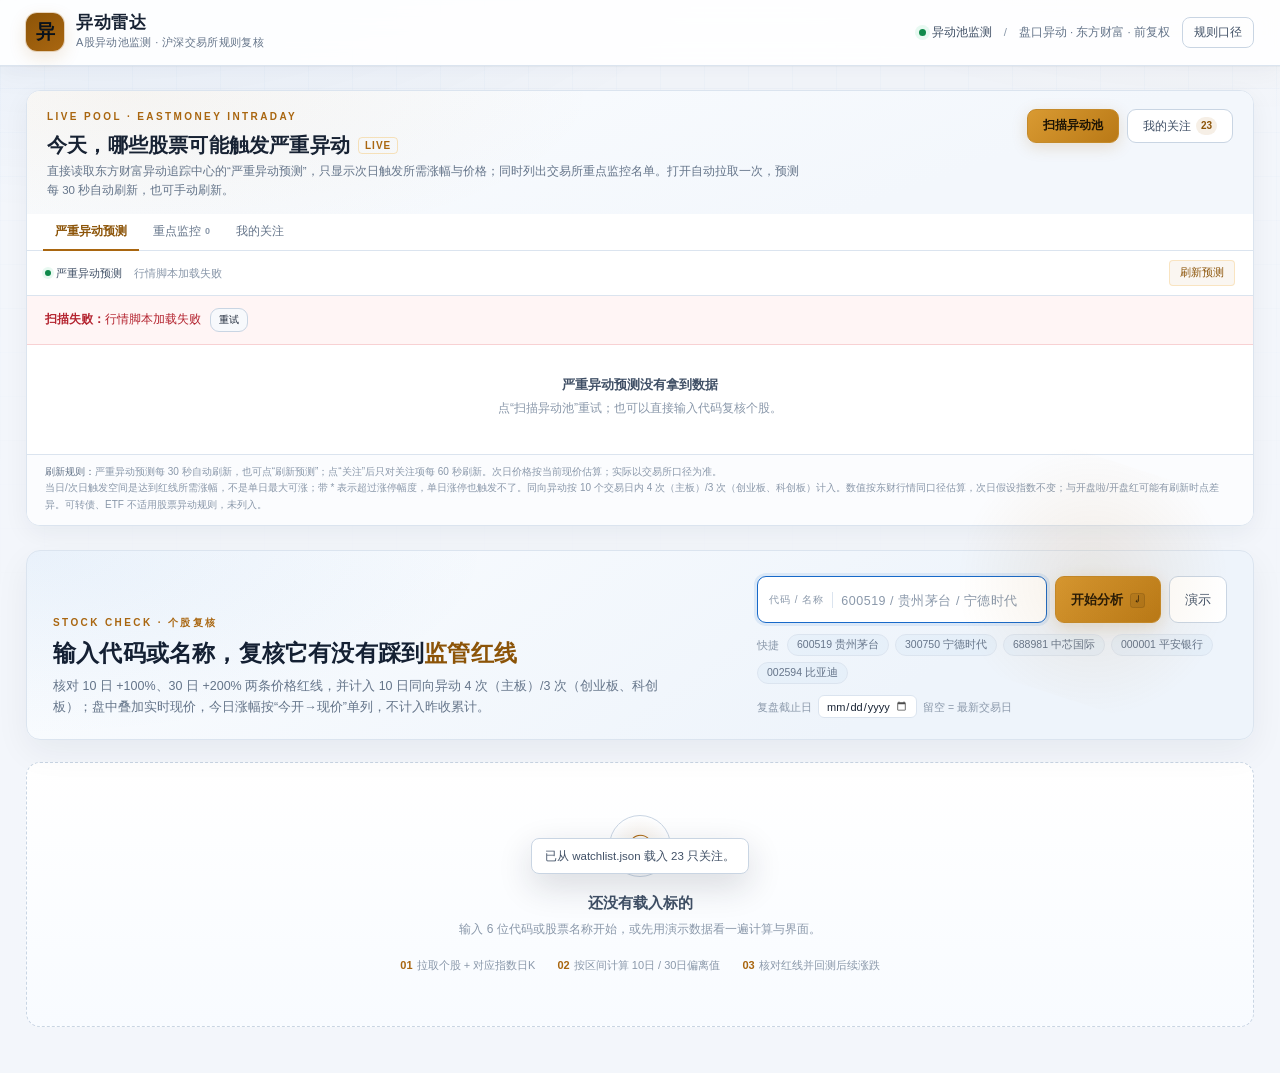
<file: stock-radar/index.html>
<!doctype html>
<html lang="zh-CN">
<head>
<meta charset="utf-8">
<meta name="viewport" content="width=device-width,initial-scale=1">
<title>异动雷达 · A股异常波动监测</title>
<link rel="stylesheet" href="styles.css?v=20261112-22">
</head>
<body>
<div class="app">
  <header class="topbar">
    <div class="brand">
      <div class="logo">异</div>
      <div>
        <h1>异动雷达</h1>
        <p>A股异动池监测 · 沪深交易所规则复核</p>
      </div>
    </div>
    <div class="topmeta">
      <span class="live"><i></i>异动池监测</span>
      <span class="sep">/</span>
      <span class="src">盘口异动 · 东方财富 · 前复权</span>
      <button class="rules-btn" id="btnRules" type="button">规则口径</button>
    </div>
  </header>

  <main>
    <section class="radar" id="radar">
      <div class="radar-head">
        <div>
          <div class="eyebrow">LIVE POOL · EASTMONEY INTRADAY</div>
          <h2>今天，哪些股票可能触发严重异动<span>LIVE</span></h2>
          <p>直接读取东方财富异动追踪中心的“严重异动预测”，只显示次日触发所需涨幅与价格；同时列出交易所重点监控名单。打开自动拉取一次，预测每 30 秒自动刷新，也可手动刷新。</p>
        </div>
        <div class="radar-actions">
          <button class="btn primary" id="btnScan" type="button">扫描异动池</button>
          <button class="btn ghost" id="btnWatchView" type="button">我的关注<span id="watchCount">0</span></button>
        </div>
      </div>
      <div class="pool-tabs" id="poolTabs">
        <button type="button" data-mode="near" class="on">严重异动预测</button>
        <button type="button" data-mode="monitor">重点监控<span id="monitorCount">0</span></button>
        <button type="button" data-mode="watch">我的关注</button>
      </div>
      <div class="watch-groups hidden" id="watchGroups"></div>
      <div class="pool-meta" id="poolMeta">
        <span class="pulse"><i></i><b id="poolStatus">等待扫描</b></span>
        <span id="poolTime">尚未拉取</span>
        <span id="poolProgress"></span>
        <span class="watch-io hidden" id="watchIO">
          <button type="button" class="pool-refresh watch-io" id="btnWatchExport" title="下载 watchlist.json，可放到 index.html 同目录跨设备使用">⇩ 一键导出</button>
          <button type="button" class="pool-refresh watch-io" id="btnWatchImport" title="选择 watchlist.json 恢复分组与关注">⇧ 一键导入</button>
          <button type="button" class="pool-refresh watch-io" id="btnCloud" title="云端同步未配置">☁ 云同步</button>
          <input type="file" id="watchFile" accept=".json,application/json" hidden>
        </span>
        <button type="button" class="pool-refresh" id="btnPredictRefresh">刷新预测</button>
      </div>
      <div class="pool-error hidden" id="poolError"></div>
      <div class="pool-list" id="poolList">
        <div class="pool-empty"><b>正在准备异动池</b>首次打开会自动扫描；也可以点上方“扫描异动池”。</div>
      </div>
      <div class="pool-foot"><b>刷新规则：</b>严重异动预测每 30 秒自动刷新，也可点“刷新预测”；点“关注”后只对关注项每 60 秒刷新。次日价格按当前现价估算；实际以交易所口径为准。<br><span class="hot-note">当日/次日触发空间是达到红线所需涨幅，不是单日最大可涨；带 * 表示超过涨停幅度，单日涨停也触发不了。同向异动按 10 个交易日内 4 次（主板）/3 次（创业板、科创板）计入。数值按东财行情同口径估算，次日假设指数不变；与开盘啦/开盘红可能有刷新时点差异。可转债、ETF 不适用股票异动规则，未列入。</span></div>
    </section>

    <section class="hero">
      <div class="hero-grid">
        <div>
          <div class="eyebrow">STOCK CHECK · 个股复核</div>
          <h2>输入代码或名称，复核它有没有踩到<em>监管红线</em></h2>
          <p class="hero-desc">核对 10 日 +100%、30 日 +200% 两条价格红线，并计入 10 日同向异动 4 次（主板）/3 次（创业板、科创板）；盘中叠加实时现价，今日涨幅按“今开→现价”单列，不计入昨收累计。</p>
        </div>
        <div class="search-box">
          <form class="search-form" id="searchForm" autocomplete="off">
            <div class="input-wrap">
              <span>代码 / 名称</span>
              <input id="codeInput" inputmode="search" maxlength="20" placeholder="600519 / 贵州茅台 / 宁德时代" aria-label="股票代码或名称">
            </div>
            <button class="btn primary" id="btnAnalyze" type="submit">开始分析<kbd>↵</kbd></button>
            <button class="btn ghost" id="btnDemo" type="button">演示</button>
          </form>
          <div id="nameSuggest" class="name-suggest hidden" role="listbox"></div>
          <div class="quick-row">
            <span class="qlabel">快捷</span>
            <button class="quick" type="button" data-code="600519">600519 贵州茅台</button>
            <button class="quick" type="button" data-code="300750">300750 宁德时代</button>
            <button class="quick" type="button" data-code="688981">688981 中芯国际</button>
            <button class="quick" type="button" data-code="000001">000001 平安银行</button>
            <button class="quick" type="button" data-code="002594">002594 比亚迪</button>
          </div>
          <label class="asof">复盘截止日
            <input type="date" id="asofInput" aria-label="复盘截止日">
            <b>留空 = 最新交易日</b>
          </label>
        </div>
      </div>
    </section>

    <div id="errorBox" class="error-box hidden" role="alert">
      <div class="eicon">!</div>
      <div style="min-width:0">
        <h4 id="errorTitle">行情拉取失败</h4>
        <p id="errorMsg">请检查网络后重试。</p>
        <small id="errorDetail"></small>
      </div>
      <div class="error-actions">
        <button class="btn" id="btnRetry" type="button">重试</button>
        <button class="btn ghost" id="btnErrorDemo" type="button">载入演示</button>
      </div>
    </div>

    <div id="loadingBox" class="loading hidden"><span class="spinner"></span><span id="loadingText">正在拉取日K与指数行情…</span></div>

    <div id="emptyState" class="empty">
      <div class="orb">◎</div>
      <h3>还没有载入标的</h3>
      <p>输入 6 位代码或股票名称开始，或先用演示数据看一遍计算与界面。</p>
      <div class="steps">
        <span><b>01</b>拉取个股 + 对应指数日K</span>
        <span><b>02</b>按区间计算 10日 / 30日偏离值</span>
        <span><b>03</b>核对红线并回测后续涨跌</span>
      </div>
    </div>

    <div id="result" class="hidden">
      <div id="demoBanner" class="demo-banner hidden"><b>DEMO</b><span>演示模式：以下行情为本地生成的虚构数据，仅用于展示计算逻辑，不代表任何真实股票。</span></div>

      <section class="stockbar" id="stockBar"></section>
      <section id="verdict"></section>
      <section class="metrics" id="metrics"></section>

      <section class="card future-card">
        <div class="card-h">
          <div>
            <h3>T+0 至 T+10 · 最大可涨空间</h3>
            <p>T+0：09:15–15:00 为当日盘中；15:00 收盘后自动切到下一交易日。T+1–T+10 按大盘不变逐日推算；下表仅按 10/30 价格红线和涨停上限，未计同向异动次数</p>
          </div>
          <div class="right"><span class="hint" id="futureBind">当前：—</span></div>
        </div>
        <div class="future-today" id="futureToday"></div>
        <div class="future-scroll">
          <table class="future-table">
            <thead>
              <tr>
                <th>交易日</th>
                <th>最大可涨</th>
                <th>10日最大涨幅偏离</th>
                <th>30日最大涨幅偏离</th>
                <th>约束条件</th>
              </tr>
            </thead>
            <tbody id="futureBody"></tbody>
          </table>
        </div>
        <div class="future-note" id="futureNote">
          测算假设：T+0 在 09:15–15:00 为当日盘中；15:00 收盘后自动切到下一交易日。T+1 起按大盘不变逐日推算，起点为当日收盘价；指数每天涨跌幅为 0；10/30 日窗口随未来日滚动，每天在最近 10/30 个交易日内搜索涨幅最大的起点；旧涨幅滚出窗口后空间会恢复；再按 10 日 +100%、30 日 +200% 与涨停上限取当天最大值。0% 表示当天已不能再涨；若 0% 仍越线，对应偏离列会标红并注明“已越线”。注意：10/30 日是累计区间偏离，不是单日涨幅；表中“最大可涨”已同时受涨停上限（主板 10%、创业板/科创板 20%、ST 5%）和 10/30 日红线约束。偏离是区间比值而非每日涨幅相加；当更强势的老起点移出滚动窗口时，即使当日涨停，偏离也可能下降。同向异动按 10 个交易日内 4 次（主板）/3 次（创业板、科创板）参与判定；停牌与四舍五入未单独建模，仅为理论空间。
        </div>
      </section>

      <section class="card rules-card" id="rules">
        <div class="card-h">
          <div>
            <h3>规则口径与边界</h3>
            <p id="ruleSub">沪深交易所《交易规则》异常波动条款</p>
          </div>
          <div class="right"><span class="hint">当前标的的适用行已高亮</span></div>
        </div>
        <div class="rules-body">
          <div class="rule-grid">
            <div class="rule-block">
              <h4>01 口径范围 <span>10/30 + 同向</span></h4>
              <p>核对 <code>10日 +100% / -50%</code> 与 <code>30日 +200% / -70%</code> 两条价格红线，并计入 <b>10 日同向异动</b>：主板 4 次、创业板/科创板 3 次。</p>
              <p><b>不计算：</b>3 日偏离、3 日换手异动的独立红线；它们仅作为监管背景。</p>
            </div>
            <div class="rule-block">
              <h4>02 严重异常波动 <span>价格红线</span></h4>
              <p><b>短期暴炒：</b>10 日收盘价涨跌幅偏离值累计达到 <code>+100%</code> 或 <code>-50%</code>。</p>
              <p><b>中期暴炒：</b>30 日累计达到 <code>+200%</code> 或 <code>-70%</code>。</p>
              <p><b>同向异动：</b>10 个交易日内 4 次（主板）或 3 次（创业板、科创板）同向异常波动。</p>
            </div>
            <div class="rule-block">
              <h4>03 计算口径 <span>本页实现</span></h4>
              <p><b>偏离值：</b><code>(个股区间涨幅 − 对应指数区间涨幅) × 100</code>；10/30 日偏离取窗口内涨幅最大的连续子区间起点。</p>
              <p><b>对应指数：</b>沪主板→上证A指（000002），深主板→深证A指，创业板→创业板综，科创板→科创50。</p>
              <p><b>涨停上限：</b>10%（主板）/ 20%（创业板、科创板）/ 5%（ST），仅用于未来 10 日空间表。</p>
            </div>
          </div>

          <table class="rule-table" style="margin-top:12px">
            <thead>
              <tr><th>适用板块</th><th>10日严重阈值</th><th>30日严重阈值</th><th>10日同向</th></tr>
            </thead>
            <tbody>
              <tr data-board="shmain"><td>沪市主板</td><td>+100% / -50%</td><td>+200% / -70%</td><td>4 次</td></tr>
              <tr data-board="szmain"><td>深市主板</td><td>+100% / -50%</td><td>+200% / -70%</td><td>4 次</td></tr>
              <tr data-board="gem"><td>创业板</td><td>+100% / -50%</td><td>+200% / -70%</td><td>3 次</td></tr>
              <tr data-board="star"><td>科创板</td><td>+100% / -50%</td><td>+200% / -70%</td><td>3 次</td></tr>
              <tr data-board="st"><td>主板 ST / *ST</td><td>+100% / -50%</td><td>+200% / -70%</td><td>4 次</td></tr>
            </tbody>
          </table>

          <div class="fine">
            <b>边界说明：</b>① 数据优先东方财富日K（前复权）；回退腾讯/新浪时不提供换手率。② 不支持北交所；上市前 5 日无涨跌幅限制、停牌日、盘中临停、交易所认定的其他异常情形未单独建模。③ 本页计算 10日/30日价格红线与 10日同向异动次数；3日偏离、换手异动仅作规则背景。④ 本页是规则计算器，不构成投资建议。
          </div>
        </div>
      </section>

      <div class="foot">
        <div><b>数据：</b>东方财富公开行情 / 盘口异动 / 重点监控名单；日K依次尝试东财、腾讯、新浪；实时价来自腾讯 · 东财/腾讯前复权，新浪按接口口径<br><b>规则：</b>沪深交易所《交易规则》严重异常波动价格条款</div>
        <div>本工具只做事实计算与历史统计，不预测、不荐股、不构成任何投资建议。</div>
      </div>
    </div>
  </main>
</div>

<div class="group-picker hidden" id="groupPicker"></div>
<div class="cloud-modal hidden" id="cloudModal">
  <div class="cloud-card">
    <div class="cloud-head">
      <div>
        <div class="cloud-kicker">WATCH SYNC · 跨设备</div>
        <h3>关注列表云同步</h3>
      </div>
      <button type="button" class="cloud-x" id="cloudClose" title="关闭">×</button>
    </div>
    <p class="cloud-desc">把 <code>我的关注</code> 的分组和股票写到 GitHub 仓库的 JSON 文件。每台设备填一次同一个 Token，之后修改会自动上传、定时拉取。</p>
    <div class="cloud-fields">
      <label>GitHub Token
        <input type="password" id="cloudToken" autocomplete="off" placeholder="github_pat_...（Fine-grained，Contents 读写）">
      </label>
      <label>仓库
        <input type="text" id="cloudRepo" autocomplete="off" placeholder="owner/repo">
      </label>
      <div class="cloud-grid2">
        <label>文件路径
          <input type="text" id="cloudPath" autocomplete="off" placeholder="stock-radar/watchlist.json">
        </label>
        <label>分支
          <input type="text" id="cloudBranch" autocomplete="off" placeholder="master">
        </label>
      </div>
      <label class="cloud-check"><input type="checkbox" id="cloudAuto"> 自动同步（修改后上传，每 60 秒拉取）</label>
    </div>
    <div class="cloud-status" id="cloudStatus">尚未配置云端。</div>
    <div class="cloud-actions">
      <button type="button" class="cloud-primary" id="cloudSavePull">保存并拉取</button>
      <button type="button" id="cloudPush">立即上传</button>
      <button type="button" id="cloudClear">清除令牌</button>
    </div>
    <div class="cloud-warn">Token 只保存在本机 localStorage，不会写进页面；建议使用只授权这个仓库 <b>Contents: Read and write</b> 的 Fine-grained Token。若仓库是公开的，watchlist.json 也会公开，请不要放敏感信息。</div>
  </div>
</div>
<div class="toast" id="toast"></div>

<script src="app.js?v=20261112-22"></script>
</body>
</html>
</file>
<file: hologram-bunny/styles.css>
:root {
  --bg: #010607;
  --ink: #bafffa;
  --cyan: #5ffff2;
  --cyan-soft: #1edbd2;
  --cyan-deep: #008c8c;
  --amber: #ffc46b;
  --panel: #020b0d;
  --line: rgba(70, 255, 240, 0.16);
  --mono: "Cascadia Code", "JetBrains Mono", "SFMono-Regular", "SF Mono",
    Consolas, "Liberation Mono", monospace;
  --code-size: clamp(11.5px, 0.9vw, 13.5px);
  --code-lh: 23px;
  --ease-out: cubic-bezier(0.22, 1, 0.36, 1);
}

* {
  box-sizing: border-box;
}

html,
body {
  height: 100%;
}

body {
  margin: 0;
  overflow: hidden;
  background: var(--bg);
  color: var(--ink);
  font-family: var(--mono);
  -webkit-font-smoothing: antialiased;
  text-rendering: geometricPrecision;
}

button {
  font: inherit;
}

.app {
  position: relative;
  min-height: 100svh;
  overflow: hidden;
  background:
    radial-gradient(circle at 50% 42%, rgba(0, 48, 50, 0.34), transparent 46%),
    radial-gradient(circle at 9% 10%, rgba(0, 70, 70, 0.09), transparent 34%),
    #010607;
}

/* --------------------------------------------------------------------------
   Layer 1: the code editor backdrop
   -------------------------------------------------------------------------- */

.editor {
  position: fixed;
  inset: 0;
  z-index: 0;
  display: flex;
  flex-direction: column;
  background:
    radial-gradient(circle at 50% 47%, rgba(0, 34, 36, 0.28), transparent 54%),
    linear-gradient(180deg, #020c0d 0%, #010607 48%, #000404 100%);
  opacity: 0;
  animation: editor-in 0.9s 0.08s var(--ease-out) forwards;
}

.editor::before {
  content: "";
  position: absolute;
  inset: 0;
  pointer-events: none;
  background:
    linear-gradient(90deg, rgba(0, 255, 230, 0.035), transparent 14%, transparent 86%, rgba(0, 255, 230, 0.025)),
    repeating-linear-gradient(90deg, transparent 0 79px, rgba(0, 255, 230, 0.012) 79px 80px);
  mix-blend-mode: screen;
}

.editor::after {
  content: "";
  position: absolute;
  inset: 0;
  pointer-events: none;
  background: linear-gradient(180deg, rgba(0, 255, 230, 0.04), transparent 18%, transparent 82%, rgba(0, 255, 230, 0.025));
  mix-blend-mode: screen;
}

.editor-chrome {
  position: relative;
  z-index: 2;
  display: flex;
  align-items: stretch;
  height: 35px;
  padding: 0 18px;
  border-bottom: 1px solid rgba(31, 195, 186, 0.13);
  background: rgba(2, 10, 11, 0.78);
  box-shadow: 0 12px 34px rgba(0, 0, 0, 0.22);
}

.traffic {
  display: flex;
  align-items: center;
  gap: 7px;
  padding-right: 18px;
  opacity: 0.48;
}

.traffic i {
  width: 6px;
  height: 6px;
  border-radius: 50%;
  background: var(--cyan-soft);
  box-shadow: 0 0 8px rgba(30, 219, 210, 0.4);
}

.traffic i:nth-child(2) {
  opacity: 0.55;
}

.traffic i:nth-child(3) {
  opacity: 0.28;
}

.tab {
  display: flex;
  align-items: center;
  gap: 9px;
  min-width: 168px;
  padding: 0 14px;
  border-right: 1px solid rgba(31, 195, 186, 0.1);
  border-left: 1px solid rgba(31, 195, 186, 0.1);
  background: linear-gradient(180deg, rgba(0, 255, 230, 0.035), transparent);
  color: rgba(153, 247, 239, 0.68);
  font-size: 10px;
  letter-spacing: 0.04em;
}

.tab-dot {
  width: 5px;
  height: 5px;
  border-radius: 50%;
  background: var(--cyan);
  box-shadow: 0 0 9px rgba(95, 255, 242, 0.62);
}

.tab-x {
  margin-left: auto;
  color: rgba(153, 247, 239, 0.3);
  font-size: 13px;
}

.chrome-meta {
  display: flex;
  align-items: center;
  gap: 20px;
  margin-left: auto;
  color: rgba(112, 204, 197, 0.36);
  font-size: 9px;
  letter-spacing: 0.13em;
  text-transform: uppercase;
}

.editor-wrap {
  position: relative;
  z-index: 1;
  display: flex;
  flex: 1;
  min-height: 0;
  overflow: hidden;
  padding-top: 13px;
}

.editor-column {
  display: flex;
  flex: 1;
  min-width: 0;
  overflow: hidden;
}

.editor-column + .editor-column {
  border-left: 1px solid rgba(40, 189, 181, 0.07);
}

.editor-column:last-child .editor-code {
  padding-right: 20px;
}

.editor-gutter {
  flex: 0 0 68px;
  padding: 0 18px 30px 0;
  border-right: 1px solid rgba(40, 189, 181, 0.08);
  color: rgba(70, 170, 164, 0.23);
  font-size: var(--code-size);
  line-height: var(--code-lh);
  text-align: right;
  user-select: none;
  overflow: hidden;
}

.gutter-line {
  height: var(--code-lh);
  white-space: nowrap;
}

.gutter-line.active {
  color: rgba(144, 255, 246, 0.58);
  text-shadow: 0 0 10px rgba(95, 255, 242, 0.28);
}

.editor-code {
  flex: 1;
  min-width: 0;
  margin: 0;
  padding: 0 10px 40px 22px;
  overflow: hidden;
  color: rgba(116, 240, 232, 0.62);
  font-family: var(--mono);
  font-size: var(--code-size);
  line-height: var(--code-lh);
  tab-size: 4;
  text-shadow: 0 0 12px rgba(21, 255, 232, 0.22);
  white-space: pre;
  user-select: none;
}

.code-line {
  position: relative;
  display: block;
  height: var(--code-lh);
  min-height: var(--code-lh);
}

.code-line.active {
  background: linear-gradient(90deg, rgba(22, 255, 230, 0.05), rgba(22, 255, 230, 0.012) 55%, transparent);
  box-shadow: inset 2px 0 0 rgba(95, 255, 242, 0.32);
}

.caret {
  display: inline-block;
  width: 6px;
  height: 1.12em;
  margin-left: 2px;
  vertical-align: -0.18em;
  background: rgba(143, 255, 247, 0.66);
  box-shadow: 0 0 12px rgba(95, 255, 242, 0.65);
  animation: caret-blink 1.1s steps(1) infinite;
}

.tok-key {
  color: rgba(164, 255, 249, 0.84);
  text-shadow: 0 0 14px rgba(60, 255, 237, 0.26);
}

.tok-type {
  color: rgba(139, 255, 247, 0.72);
}

.tok-fn {
  color: rgba(181, 255, 250, 0.82);
}

.tok-num {
  color: rgba(190, 255, 249, 0.78);
}

.tok-comment {
  color: rgba(79, 178, 172, 0.44);
  font-style: italic;
}

.tok-pre {
  color: rgba(139, 255, 247, 0.6);
}

.editor-status {
  position: relative;
  z-index: 2;
  display: flex;
  align-items: center;
  gap: 19px;
  height: 24px;
  padding: 0 18px;
  border-top: 1px solid rgba(31, 195, 186, 0.1);
  background: rgba(1, 8, 9, 0.86);
  color: rgba(77, 178, 171, 0.32);
  font-size: 8px;
  letter-spacing: 0.12em;
  text-transform: uppercase;
}

.editor-status .live {
  color: rgba(95, 255, 242, 0.55);
}

.status-right {
  margin-left: auto;
}

/* --------------------------------------------------------------------------
   Lyric wall
   -------------------------------------------------------------------------- */

.lyrics-stage {
  position: relative;
  flex: 1;
  min-height: 0;
  overflow: hidden;
}

.lyrics-stage::before {
  content: "";
  position: absolute;
  inset: 0;
  pointer-events: none;
  background:
    radial-gradient(ellipse at 50% 48%, rgba(0, 255, 230, 0.035), transparent 48%),
    linear-gradient(90deg, rgba(0, 255, 230, 0.02), transparent 18%, transparent 82%, rgba(0, 255, 230, 0.016));
}

.lyric-column {
  position: absolute;
  top: 50%;
  z-index: 2;
  display: flex;
  flex-direction: column;
  width: 34vw;
  transform: translateY(-50%);
  pointer-events: none;
  user-select: none;
}

.lyric-left {
  left: 4vw;
  align-items: flex-start;
  text-align: left;
}

.lyric-right {
  right: 4vw;
  align-items: flex-end;
  padding-top: 4vh;
  text-align: right;
}

.lyric-kicker {
  display: flex;
  align-items: center;
  gap: 8px;
  margin: 0 0 1.35vh;
  color: rgba(255, 208, 139, 0.55);
  font-family: var(--mono);
  font-size: 8px;
  letter-spacing: 0.22em;
  line-height: 1;
  text-transform: uppercase;
}

.lyric-kicker i {
  width: 4px;
  height: 4px;
  border-radius: 50%;
  background: var(--amber);
  box-shadow: 0 0 10px rgba(255, 184, 90, 0.7);
}

.lyric-right .lyric-kicker {
  justify-content: flex-end;
  color: rgba(112, 227, 218, 0.3);
}

.lyric-line {
  display: flex;
  align-items: baseline;
  gap: 0.65em;
  margin: 0;
  color: rgba(125, 245, 236, 0.29);
  font-family: "Noto Serif SC", "Source Han Serif SC", "Songti SC", "STSong", "SimSun", serif;
  font-size: clamp(20px, 2.15vw, 34px);
  font-weight: 600;
  letter-spacing: 0.045em;
  line-height: 1.5;
  text-shadow: 0 0 22px rgba(0, 255, 230, 0.08);
  white-space: nowrap;
}

.lyric-right .lyric-line {
  flex-direction: row-reverse;
}

.lyric-index {
  min-width: 1.8em;
  color: rgba(111, 233, 224, 0.23);
  font-family: var(--mono);
  font-size: 8px;
  font-weight: 400;
  letter-spacing: 0.13em;
  transform: translateY(-0.22em);
}

.lyric-line.is-active {
  color: rgba(255, 215, 151, 0.92);
  text-shadow:
    0 0 22px rgba(255, 166, 63, 0.22),
    0 0 60px rgba(255, 140, 40, 0.08);
}

.lyric-line.is-active .lyric-index {
  color: rgba(255, 198, 112, 0.75);
}

.lyric-right .lyric-line:last-child {
  color: rgba(155, 248, 239, 0.38);
}

.lyric-watermark {
  position: absolute;
  bottom: -10vh;
  left: -1.5vw;
  z-index: 0;
  color: rgba(93, 255, 240, 0.028);
  font-family: "Noto Serif SC", "Source Han Serif SC", "Songti SC", "STSong", "SimSun", serif;
  font-size: 27vw;
  font-weight: 700;
  letter-spacing: -0.12em;
  line-height: 0.8;
  pointer-events: none;
  user-select: none;
  white-space: nowrap;
}

@media (max-width: 900px) {
  .lyric-column {
    width: 84vw;
  }

  .lyric-left {
    top: 10px;
    left: 5vw;
    gap: 1px;
    transform: none;
    opacity: 0.62;
  }

  .lyric-right {
    display: none;
  }

  .lyric-kicker {
    display: none;
  }

  .lyric-line {
    gap: 0.5em;
    font-size: 16px;
    line-height: 1.55;
    letter-spacing: 0.015em;
  }

  .lyric-index {
    min-width: 1.4em;
    font-size: 6px;
  }

  .lyric-watermark {
    display: none;
  }
}

@media (max-width: 640px) {
  .lyric-left {
    top: 7px;
  }

  .lyric-line {
    font-size: 14px;
  }

  .lyric-line:nth-child(5) {
    display: none;
  }
}

/* --------------------------------------------------------------------------
   Layer 2: the hologram viewport
   -------------------------------------------------------------------------- */

.stage {
  --panel-w: min(940px, 72vw, 105vh);
  position: relative;
  z-index: 2;
  display: flex;
  flex-direction: column;
  align-items: center;
  justify-content: center;
  gap: 15px;
  min-height: 100svh;
  padding: 26px 0 19px;
  pointer-events: none;
}

.holo {
  position: relative;
  width: var(--panel-w);
  height: calc(var(--panel-w) / 1.6);
  display: flex;
  flex-direction: column;
  overflow: hidden;
  border: 1px solid rgba(103, 255, 244, 0.78);
  border-radius: 2px;
  background: var(--panel);
  box-shadow:
    0 0 0 1px rgba(0, 255, 230, 0.1),
    0 0 22px rgba(0, 255, 230, 0.18),
    0 0 78px rgba(0, 255, 230, 0.08),
    0 30px 90px rgba(0, 0, 0, 0.58),
    inset 0 0 70px rgba(0, 255, 230, 0.045);
  opacity: 1;
  transform: translateY(0) scale(1);
  pointer-events: auto;
  isolation: isolate;
}

.holo.is-ready {
  opacity: 1;
  transform: translateY(0) scale(1);
}

.holo::after {
  content: "";
  position: absolute;
  inset: 0;
  z-index: 9;
  pointer-events: none;
  border: 1px solid rgba(255, 255, 255, 0.035);
  box-shadow: inset 0 0 32px rgba(0, 255, 230, 0.06);
}

.holo-top {
  position: relative;
  z-index: 7;
  display: flex;
  align-items: center;
  justify-content: space-between;
  flex: 0 0 21px;
  padding: 0 10px;
  background: linear-gradient(90deg, #a8fff9 0%, #4af4ea 22%, #09c9c2 66%, #00a9a5 100%);
  color: #002425;
  font-size: 8.5px;
  font-weight: 700;
  letter-spacing: 0.13em;
  text-transform: uppercase;
  box-shadow: 0 0 18px rgba(0, 255, 230, 0.28);
}

.holo-title,
.holo-top-right {
  display: flex;
  align-items: center;
  gap: 7px;
  white-space: nowrap;
}

.holo-title .rec-dot {
  width: 5px;
  height: 5px;
  border-radius: 50%;
  background: #003c3d;
  box-shadow: 0 0 0 2px rgba(0, 60, 61, 0.12);
  animation: rec-pulse 2.4s ease-in-out infinite;
}

.sep {
  opacity: 0.38;
}

.holo.is-paused .rec-dot {
  animation-play-state: paused;
  opacity: 0.3;
}

.holo-body {
  position: relative;
  flex: 1;
  min-height: 0;
  overflow: hidden;
  background:
    radial-gradient(ellipse at 50% 47%, rgba(30, 255, 238, 0.1) 0%, rgba(4, 45, 46, 0.3) 30%, rgba(1, 15, 17, 0.74) 52%, #010809 100%),
    #010809;
  isolation: isolate;
}

.holo-body::before {
  content: "";
  position: absolute;
  inset: 0;
  z-index: 1;
  pointer-events: none;
  background:
    linear-gradient(rgba(40, 255, 236, 0.042) 1px, transparent 1px),
    linear-gradient(90deg, rgba(40, 255, 236, 0.042) 1px, transparent 1px);
  background-size: 31px 31px;
  mask-image: radial-gradient(ellipse at 50% 50%, #000 0%, rgba(0, 0, 0, 0.7) 36%, transparent 78%);
  -webkit-mask-image: radial-gradient(ellipse at 50% 50%, #000 0%, rgba(0, 0, 0, 0.7) 36%, transparent 78%);
  opacity: 0.7;
}

.holo-body::after {
  content: "";
  position: absolute;
  inset: 0;
  z-index: 8;
  pointer-events: none;
  background:
    radial-gradient(ellipse at 50% 48%, transparent 34%, rgba(0, 3, 4, 0.18) 72%, rgba(0, 2, 3, 0.6) 100%),
    repeating-linear-gradient(180deg, transparent 0 2px, rgba(0, 0, 0, 0.075) 2px 3px);
  mix-blend-mode: multiply;
}

.mascot {
  position: absolute;
  inset: 0;
  z-index: 3;
  display: flex;
  align-items: center;
  justify-content: center;
  padding: 5% 0 7%;
  animation: mascot-float 7s ease-in-out infinite;
  pointer-events: none;
}

.mascot-aura {
  position: absolute;
  width: 62%;
  aspect-ratio: 1;
  border-radius: 50%;
  background:
    radial-gradient(circle at 50% 54%, rgba(255, 169, 55, 0.17), rgba(103, 215, 68, 0.055) 42%, transparent 70%);
  filter: blur(22px);
  opacity: 0.9;
}

.mascot::after {
  content: "";
  position: absolute;
  bottom: 7%;
  width: 31%;
  height: 12px;
  border-radius: 50%;
  background: radial-gradient(ellipse, rgba(255, 147, 41, 0.18), transparent 72%);
  filter: blur(10px);
}

.mascot-inner {
  position: relative;
  z-index: 1;
  height: 84%;
  aspect-ratio: 260 / 383;
  transform: perspective(900px) rotateX(var(--rx, 0deg)) rotateY(var(--ry, 0deg)) scale(var(--scale, 1));
  transform-style: preserve-3d;
  will-change: transform;
}

#carrot-image {
  display: block;
  width: 100%;
  height: 100%;
  object-fit: contain;
  user-select: none;
  pointer-events: none;
  filter:
    drop-shadow(0 0 9px rgba(255, 169, 51, 0.42))
    drop-shadow(0 0 30px rgba(255, 110, 20, 0.17))
    saturate(1.1)
    brightness(1.03);
  mask-image: linear-gradient(180deg, #000 0%, #000 97.5%, transparent 100%);
  -webkit-mask-image: linear-gradient(180deg, #000 0%, #000 97.5%, transparent 100%);
}

.holo-body {
  cursor: grab;
  touch-action: none;
}

.holo-body:active {
  cursor: grabbing;
}

.scanbeam {
  position: absolute;
  top: 0;
  right: 0;
  left: 0;
  z-index: 4;
  height: 80px;
  pointer-events: none;
  background: linear-gradient(
    180deg,
    transparent 0%,
    rgba(255, 186, 104, 0.012) 32%,
    rgba(255, 219, 170, 0.065) 50%,
    rgba(255, 186, 104, 0.012) 68%,
    transparent 100%
  );
  mix-blend-mode: screen;
  opacity: 0.9;
  will-change: transform;
}

.scanbeam::after {
  content: "";
  position: absolute;
  top: 50%;
  right: 0;
  left: 0;
  height: 1px;
  background: rgba(255, 241, 216, 0.17);
}

.holo-corners {
  position: absolute;
  inset: 7px;
  z-index: 6;
  pointer-events: none;
}

.holo-corners i {
  position: absolute;
  width: 8px;
  height: 8px;
  border-color: rgba(122, 255, 246, 0.42);
  border-style: solid;
  border-width: 0;
}

.holo-corners i:nth-child(1) {
  top: 0;
  left: 0;
  border-top-width: 1px;
  border-left-width: 1px;
}

.holo-corners i:nth-child(2) {
  top: 0;
  right: 0;
  border-top-width: 1px;
  border-right-width: 1px;
}

.holo-corners i:nth-child(3) {
  bottom: 0;
  left: 0;
  border-bottom-width: 1px;
  border-left-width: 1px;
}

.holo-corners i:nth-child(4) {
  right: 0;
  bottom: 0;
  border-right-width: 1px;
  border-bottom-width: 1px;
}

.hud {
  position: absolute;
  z-index: 6;
  color: rgba(129, 239, 231, 0.5);
  font-size: 8px;
  letter-spacing: 0.13em;
  line-height: 1.5;
  text-shadow: 0 0 10px rgba(0, 255, 230, 0.22);
  pointer-events: none;
  text-transform: uppercase;
  white-space: nowrap;
}

.hud b {
  color: rgba(196, 255, 250, 0.78);
  font-weight: 500;
}

.hud-a {
  top: 9px;
  left: 12px;
}

.hud-b {
  top: 9px;
  right: 12px;
  text-align: right;
}

.hud-c {
  bottom: 9px;
  left: 12px;
}

.hud-d {
  right: 12px;
  bottom: 9px;
  text-align: right;
}

.holo-bottom {
  position: relative;
  z-index: 7;
  display: flex;
  align-items: center;
  gap: 18px;
  flex: 0 0 25px;
  padding: 0 11px;
  border-top: 1px solid rgba(63, 255, 239, 0.2);
  background: linear-gradient(180deg, rgba(2, 17, 18, 0.76), rgba(1, 9, 10, 0.95));
  color: rgba(91, 205, 198, 0.42);
  font-size: 7.5px;
  letter-spacing: 0.13em;
  text-transform: uppercase;
  white-space: nowrap;
}

.holo-bottom b {
  color: rgba(151, 255, 247, 0.68);
  font-weight: 500;
}

.holo-bottom .reset {
  margin-left: auto;
  padding: 2px 6px;
  border: 1px solid rgba(56, 236, 224, 0.2);
  border-radius: 1px;
  background: transparent;
  color: rgba(133, 241, 233, 0.48);
  font-size: 7px;
  letter-spacing: 0.13em;
  cursor: pointer;
  transition: color 160ms ease, border-color 160ms ease, background 160ms ease;
}

.holo-bottom .reset:hover,
.holo-bottom .reset:focus-visible {
  border-color: rgba(95, 255, 242, 0.6);
  background: rgba(0, 255, 230, 0.07);
  color: rgba(206, 255, 251, 0.92);
  outline: none;
}

/* --------------------------------------------------------------------------
   Lyric / audio player
   -------------------------------------------------------------------------- */

.player {
  position: relative;
  z-index: 4;
  width: var(--panel-w);
  min-height: 60px;
  display: grid;
  grid-template-columns: 34px minmax(0, 1fr) auto auto;
  align-items: center;
  gap: 12px;
  padding: 8px 13px;
  border: 1px solid rgba(79, 255, 239, 0.24);
  border-radius: 2px;
  background:
    linear-gradient(90deg, rgba(255, 174, 72, 0.035), transparent 24%, transparent 76%, rgba(0, 255, 230, 0.02)),
    linear-gradient(180deg, rgba(3, 20, 21, 0.92), rgba(1, 8, 9, 0.96));
  box-shadow:
    0 0 26px rgba(0, 255, 230, 0.06),
    0 18px 50px rgba(0, 0, 0, 0.35),
    inset 0 0 30px rgba(0, 255, 230, 0.025);
  pointer-events: auto;
}

.player-toggle {
  width: 32px;
  height: 32px;
  display: grid;
  place-items: center;
  padding: 0;
  border: 1px solid rgba(95, 255, 242, 0.42);
  border-radius: 50%;
  background: rgba(0, 18, 18, 0.65);
  color: rgba(168, 255, 248, 0.88);
  font-size: 10px;
  cursor: pointer;
  box-shadow: 0 0 14px rgba(0, 255, 230, 0.12);
  transition: border-color 160ms ease, background 160ms ease, color 160ms ease;
}

.player-toggle:hover,
.player-toggle:focus-visible {
  border-color: rgba(255, 196, 107, 0.8);
  background: rgba(255, 155, 42, 0.08);
  color: #ffe0ad;
  outline: none;
}

.player-toggle.is-playing {
  border-color: rgba(255, 196, 107, 0.72);
  color: #ffd08a;
}

.player-main {
  min-width: 0;
}

.player-meta {
  display: flex;
  align-items: baseline;
  gap: 9px;
  min-width: 0;
  color: rgba(120, 226, 218, 0.42);
  font-size: 7px;
  letter-spacing: 0.14em;
  text-transform: uppercase;
  white-space: nowrap;
}

.player-title {
  color: rgba(208, 255, 250, 0.8);
  font-size: 10px;
  letter-spacing: 0.08em;
}

.player-artist {
  color: rgba(255, 203, 128, 0.55);
}

.player-status {
  margin-left: auto;
  color: rgba(255, 195, 110, 0.5);
  font-size: 7px;
}

.player-progress {
  position: relative;
  height: 3px;
  margin-top: 6px;
  overflow: hidden;
  border-radius: 2px;
  background: rgba(95, 255, 242, 0.11);
  cursor: pointer;
}

.player-progress:focus-visible {
  outline: 1px solid rgba(255, 196, 107, 0.7);
  outline-offset: 3px;
}

.player-fill {
  width: 0%;
  height: 100%;
  background: linear-gradient(90deg, #ffc46b, #5ffff2);
  box-shadow: 0 0 9px rgba(120, 255, 240, 0.4);
  transition: width 120ms linear;
}

.player-now {
  margin-top: 4px;
  overflow: hidden;
  color: rgba(255, 211, 143, 0.88);
  font-family: "Noto Serif SC", "Source Han Serif SC", "Songti SC", "STSong", "SimSun", serif;
  font-size: 13px;
  font-weight: 600;
  letter-spacing: 0.04em;
  line-height: 1.25;
  text-overflow: ellipsis;
  white-space: nowrap;
}

.player-time {
  color: rgba(116, 209, 201, 0.45);
  font-size: 8px;
  letter-spacing: 0.08em;
  white-space: nowrap;
}

.player-load {
  padding: 4px 7px;
  border: 1px solid rgba(95, 255, 242, 0.2);
  border-radius: 1px;
  color: rgba(118, 225, 217, 0.55);
  font-size: 7px;
  letter-spacing: 0.12em;
  line-height: 1;
  text-transform: uppercase;
  white-space: nowrap;
  cursor: pointer;
  transition: border-color 160ms ease, color 160ms ease, background 160ms ease;
}

.player-load:hover,
.player-load:focus-within {
  border-color: rgba(255, 196, 107, 0.62);
  background: rgba(255, 170, 62, 0.07);
  color: rgba(255, 220, 167, 0.9);
}

.player audio {
  display: none;
}

@media (max-width: 900px) {
  .player {
    min-height: 56px;
    padding: 7px 9px;
    gap: 8px;
  }

  .player-now {
    font-size: 12px;
  }
}

@media (max-width: 640px) {
  .player {
    grid-template-columns: 28px minmax(0, 1fr) auto 30px;
    min-height: 54px;
    padding: 6px 8px;
    gap: 7px;
  }

  .player-toggle {
    width: 28px;
    height: 28px;
    font-size: 9px;
  }

  .player-artist,
  .player-status {
    display: none;
  }

  .player-now {
    font-size: 11px;
  }

  .player-time {
    font-size: 7px;
  }

  .player-load {
    width: 30px;
    height: 30px;
    display: grid;
    place-items: center;
    padding: 0;
    font-size: 0;
  }

  .player-load::before {
    content: "♫+";
    font-size: 11px;
    letter-spacing: 0;
  }
}

.below-hint {
  max-width: 86vw;
  margin: 0;
  color: rgba(95, 188, 181, 0.34);
  font-size: 8.5px;
  letter-spacing: 0.12em;
  line-height: 1.6;
  text-align: center;
  text-transform: uppercase;
}

.below-hint code {
  color: rgba(138, 239, 230, 0.5);
}

.below-hint span {
  margin: 0 5px;
  opacity: 0.4;
}

.glitch-slice {
  position: absolute;
  top: 36%;
  right: 0;
  left: 0;
  z-index: 20;
  height: 0;
  background: rgba(139, 255, 246, 0.15);
  mix-blend-mode: screen;
  opacity: 0;
  pointer-events: none;
}

.holo.is-glitching {
  animation: holo-jolt 180ms steps(2) 1;
}

.holo.is-glitching .glitch-slice {
  height: 13%;
  opacity: 0.5;
  animation: slice-shift 180ms steps(2) 1;
}

/* --------------------------------------------------------------------------
   Layer 3: CRT / monitor finish
   -------------------------------------------------------------------------- */

.crt-vignette,
.crt-scanlines,
.crt-noise,
.crt-sweep {
  position: fixed;
  inset: 0;
  z-index: 40;
  pointer-events: none;
}

.crt-vignette {
  z-index: 39;
  background:
    radial-gradient(ellipse at 50% 45%, transparent 38%, rgba(0, 3, 4, 0.16) 68%, rgba(0, 0, 1, 0.68) 100%),
    linear-gradient(90deg, rgba(0, 0, 0, 0.2), transparent 12%, transparent 88%, rgba(0, 0, 0, 0.22));
}

.crt-scanlines {
  z-index: 41;
  background: repeating-linear-gradient(
    180deg,
    transparent 0 2px,
    rgba(0, 5, 6, 0.16) 2px 3px
  );
  opacity: 0.5;
  mix-blend-mode: multiply;
}

.crt-noise {
  z-index: 43;
  background-image: url("data:image/svg+xml,%3Csvg viewBox='0 0 180 180' xmlns='http://www.w3.org/2000/svg'%3E%3Cfilter id='n'%3E%3CfeTurbulence type='fractalNoise' baseFrequency='0.88' numOctaves='2' stitchTiles='stitch'/%3E%3C/filter%3E%3Crect width='100%25' height='100%25' filter='url(%23n)' opacity='0.55'/%3E%3C/svg%3E");
  opacity: 0.038;
  mix-blend-mode: screen;
  animation: noise-shift 0.32s steps(2) infinite;
}

.crt-sweep {
  z-index: 38;
  height: 24vh;
  background: linear-gradient(
    180deg,
    transparent 0%,
    rgba(73, 255, 240, 0.025) 35%,
    rgba(118, 255, 247, 0.058) 50%,
    rgba(73, 255, 240, 0.02) 62%,
    transparent 100%
  );
  mix-blend-mode: screen;
  animation: sweep 11s linear infinite;
}

@keyframes editor-in {
  from {
    opacity: 0;
  }
  to {
    opacity: 1;
  }
}

@keyframes caret-blink {
  0%,
  45% {
    opacity: 1;
  }
  46%,
  100% {
    opacity: 0;
  }
}

@keyframes rec-pulse {
  0%,
  100% {
    opacity: 0.45;
  }
  50% {
    opacity: 1;
  }
}

@keyframes noise-shift {
  0% {
    transform: translate(0, 0);
  }
  25% {
    transform: translate(-1.5%, 1%);
  }
  50% {
    transform: translate(1%, -1.5%);
  }
  75% {
    transform: translate(1.5%, 1.5%);
  }
  100% {
    transform: translate(-1%, -1%);
  }
}

@keyframes sweep {
  from {
    transform: translateY(-30vh);
  }
  to {
    transform: translateY(130vh);
  }
}

@keyframes holo-jolt {
  0% {
    transform: translate(0, 0);
  }
  22% {
    transform: translate(-2px, 1px);
  }
  46% {
    transform: translate(1px, -1px);
  }
  70% {
    transform: translate(-1px, 0);
  }
  100% {
    transform: translate(0, 0);
  }
}

@keyframes mascot-float {
  0%,
  100% {
    transform: translateY(-3px);
  }
  50% {
    transform: translateY(5px);
  }
}

@keyframes slice-shift {
  0% {
    transform: translateX(0);
  }
  40% {
    transform: translateX(-5px);
  }
  70% {
    transform: translateX(4px);
  }
  100% {
    transform: translateX(0);
  }
}

/* --------------------------------------------------------------------------
   Responsive
   -------------------------------------------------------------------------- */

@media (max-width: 900px) {
  .stage {
    --panel-w: min(92vw, 640px);
  }

  .editor-gutter {
    flex-basis: 52px;
    padding-right: 12px;
  }

  .editor-code {
    padding-left: 14px;
  }

  .editor-column:nth-child(2) {
    display: none;
  }

  .holo {
    height: min(66svh, 610px);
  }

  .hud {
    font-size: 7px;
  }

  .holo-bottom {
    gap: 11px;
    font-size: 6.5px;
  }

  .holo-bottom .reset {
    font-size: 6.5px;
  }
}

@media (max-width: 640px) {
  :root {
    --code-size: 10.5px;
    --code-lh: 19px;
  }

  .editor-chrome {
    height: 30px;
    padding: 0 10px;
  }

  .traffic {
    padding-right: 10px;
  }

  .tab {
    min-width: 128px;
    font-size: 8.5px;
    padding: 0 10px;
  }

  .chrome-meta {
    display: none;
  }

  .editor-wrap {
    padding-top: 9px;
  }

  .editor-gutter {
    flex-basis: 40px;
    padding-right: 9px;
  }

  .editor-code {
    padding-left: 11px;
    padding-right: 0;
  }

  .editor-status {
    height: 21px;
    gap: 10px;
    padding: 0 10px;
    font-size: 6.5px;
  }

  .stage {
    --panel-w: calc(100vw - 24px);
    gap: 10px;
    padding: 13px 0 10px;
  }

  .holo {
    height: min(64svh, 600px);
    max-width: 560px;
  }

  .holo-top {
    flex-basis: 19px;
    padding: 0 8px;
    font-size: 7px;
    letter-spacing: 0.1em;
  }

  .holo-top-right {
    display: none;
  }

  .holo-bottom {
    flex-basis: 23px;
    gap: 9px;
    padding: 0 8px;
    font-size: 6px;
  }

  .holo-bottom span:nth-child(2),
  .holo-bottom span:nth-child(3) {
    display: none;
  }

  .hud-a,
  .hud-b {
    top: 7px;
  }

  .hud-c,
  .hud-d {
    bottom: 7px;
  }

  .hud-a,
  .hud-c {
    left: 8px;
  }

  .hud-b,
  .hud-d {
    right: 8px;
  }

  .below-hint {
    display: none;
  }

  .crt-scanlines {
    opacity: 0.5;
  }
}

@media (max-height: 620px) and (orientation: landscape) {
  .stage {
    --panel-w: min(82vw, 108vh);
    padding: 10px 0;
  }

  .holo {
    height: calc(var(--panel-w) / 1.75);
  }

  .below-hint {
    display: none;
  }
}

@media (prefers-reduced-motion: reduce) {
  .editor,
  .holo {
    animation: none;
    transition: none;
  }

  .crt-noise,
  .crt-sweep,
  .caret,
  .mascot,
  .holo-title .rec-dot {
    animation: none;
  }
}
</file>
<file: stock-radar/styles.css>
*{box-sizing:border-box;margin:0;padding:0}
:root{
  --bg:#070a0f; --bg2:#0a0e15; --panel:#0e141d; --panel2:#121a25; --panel3:#172130;
  --line:#1d2836; --line2:#2a394c; --line3:#35475e;
  --tx:#e3ebf5; --tx2:#b7c3d3; --dim:#7f8da1; --dim2:#58677b;
  --up:#ff4d57; --up2:#ff8a90; --up-soft:rgba(255,77,87,.12);
  --dn:#20c77a; --dn2:#5ee2a3; --dn-soft:rgba(32,199,122,.11);
  --amber:#f3b544; --amber2:#ffd27a; --amber-soft:rgba(243,181,68,.12);
  --blue:#4da3ff; --blue2:#8cc6ff; --blue-soft:rgba(77,163,255,.12);
  --violet:#a78bfa;
  --radius:10px;
  --num:"Bahnschrift","DIN Alternate","Segoe UI","Microsoft YaHei",sans-serif;
}
html{scroll-behavior:smooth}
body{
  background:
    radial-gradient(1100px 520px at 12% -8%,rgba(77,163,255,.10),transparent 60%),
    radial-gradient(900px 420px at 92% -12%,rgba(243,181,68,.07),transparent 60%),
    var(--bg);
  color:var(--tx);
  font:14px/1.6 -apple-system,BlinkMacSystemFont,"Segoe UI","Microsoft YaHei",sans-serif;
  min-height:100vh; overflow-x:hidden;
}
body::before{
  content:"";position:fixed;inset:0;pointer-events:none;z-index:0;opacity:.55;
  background-image:linear-gradient(rgba(255,255,255,.018) 1px,transparent 1px),
                   linear-gradient(90deg,rgba(255,255,255,.018) 1px,transparent 1px);
  background-size:44px 44px;
  mask-image:linear-gradient(180deg,#000,transparent 75%);
}
a{color:var(--blue);text-decoration:none}
button,input{font-family:inherit}
button{cursor:pointer}
::selection{background:rgba(77,163,255,.3)}
.hidden{display:none!important}
.up{color:var(--up)!important}.dn{color:var(--dn)!important}.amber{color:var(--amber)!important}.refval{color:#9dc9ff!important}
.blue{color:var(--blue)!important}.dm{color:var(--dim)!important}
.num{font-family:var(--num);font-variant-numeric:tabular-nums}

.app{position:relative;z-index:1;max-width:1560px;margin:0 auto;padding:0 26px 46px}

/* ---------- header ---------- */
.topbar{
  position:sticky;top:0;z-index:40;
  display:flex;align-items:center;gap:18px;
  margin:0 -26px 0;padding:13px 26px;
  background:rgba(7,10,15,.86);backdrop-filter:blur(14px);
  border-bottom:1px solid var(--line);
}
.brand{display:flex;align-items:center;gap:12px;min-width:0}
.logo{
  width:38px;height:38px;border-radius:11px;flex:0 0 auto;
  display:grid;place-items:center;font-size:19px;font-weight:800;color:#08111c;
  background:linear-gradient(145deg,var(--amber2),var(--amber));
  box-shadow:0 0 0 1px rgba(255,210,122,.35),0 6px 20px rgba(243,181,68,.18);
}
.brand h1{font-size:17px;letter-spacing:.6px;line-height:1.2}
.brand p{font-size:11px;color:var(--dim);letter-spacing:.35px;margin-top:1px}
.topmeta{margin-left:auto;display:flex;align-items:center;gap:12px;font-size:11.5px;color:var(--dim)}
.live{display:inline-flex;align-items:center;gap:6px;color:var(--tx2)}
.live i{width:7px;height:7px;border-radius:50%;background:var(--dn);box-shadow:0 0 0 4px rgba(32,199,122,.10);animation:breathe 2.4s infinite}
@keyframes breathe{0%,100%{opacity:1}50%{opacity:.45}}
.topmeta .sep{color:var(--dim2)}
.rules-btn{
  background:transparent;border:1px solid var(--line2);color:var(--tx2);
  border-radius:8px;padding:6px 11px;font-size:12px;transition:.18s;
}
.rules-btn:hover{border-color:var(--amber);color:var(--amber2)}

/* ---------- hero ---------- */
.hero{
  margin-top:24px;padding:25px 26px 21px;
  border:1px solid var(--line);border-radius:14px;
  background:
    radial-gradient(700px 260px at 0% 0%,rgba(77,163,255,.10),transparent 65%),
    linear-gradient(145deg,#101722,#0b1018 70%);
  position:relative;overflow:visible;
}
.hero::after{
  content:"";position:absolute;right:0;top:-90px;width:320px;height:240px;
  background:radial-gradient(circle,rgba(243,181,68,.12),transparent 68%);
  transform:rotate(18deg);pointer-events:none;
}
.hero-grid{display:grid;grid-template-columns:minmax(0,1fr) 470px;gap:30px;align-items:end}
.eyebrow{font-size:10px;letter-spacing:2.4px;color:var(--amber);font-weight:700;margin-bottom:7px}
.hero h2{font-size:23px;line-height:1.35;letter-spacing:.2px;font-weight:750}
.hero h2 em{font-style:normal;color:var(--amber2)}
.hero-desc{font-size:12.5px;color:var(--dim);margin-top:7px;max-width:640px;line-height:1.7}
.search-box{position:relative}
.name-suggest{
  position:absolute;left:0;right:0;top:calc(100% + 6px);z-index:40;
  background:#0d131c;border:1px solid var(--line3);border-radius:9px;
  box-shadow:0 16px 42px rgba(0,0,0,.55);overflow:hidden;max-height:260px;overflow-y:auto;
}
.name-suggest button{
  display:flex;align-items:center;gap:10px;width:100%;text-align:left;
  padding:9px 12px;background:transparent;border:0;border-bottom:1px solid var(--line);
  color:var(--tx);cursor:pointer;
}
.name-suggest button:last-child{border-bottom:0}
.name-suggest button:hover{background:rgba(243,181,68,.08)}
.name-suggest .ns-name{font-size:12.5px;font-weight:650;white-space:nowrap}
.name-suggest .ns-code{font:11px var(--num);color:var(--dim);margin-left:auto}
.name-suggest .ns-board{font-size:10px;color:var(--dim2);border:1px solid var(--line2);border-radius:3px;padding:1px 5px}
.name-suggest .ns-empty{padding:10px 12px;font-size:11px;color:var(--dim2)}
.search-form{display:flex;gap:8px;align-items:stretch}
.input-wrap{
  flex:1;min-width:0;display:flex;align-items:center;gap:8px;
  background:#080d14;border:1px solid var(--line2);border-radius:9px;padding:0 11px;
  transition:.18s;
}
.input-wrap:focus-within{border-color:var(--blue);box-shadow:0 0 0 3px rgba(77,163,255,.10)}
.input-wrap span{font-family:var(--num);font-size:10px;color:var(--dim2);letter-spacing:1px;border-right:1px solid var(--line);padding-right:8px}
.input-wrap input{
  flex:1;min-width:0;background:transparent;border:0;outline:0;color:var(--tx);
  font:600 15px/1 var(--num);letter-spacing:1px;padding:14px 0;
}
.input-wrap input::placeholder{color:var(--dim2);font-weight:400;letter-spacing:.5px;font-family:inherit;font-size:12.5px}
.btn{
  border:1px solid var(--line2);background:var(--panel2);color:var(--tx);
  border-radius:9px;padding:0 15px;font-size:13px;transition:.18s;white-space:nowrap;
}
.btn:hover{background:var(--panel3);border-color:var(--line3)}
.btn.primary{
  background:linear-gradient(135deg,#f3b544,#e69a23);border-color:#f7c665;color:#151006;font-weight:700;
  box-shadow:0 4px 18px rgba(243,181,68,.16);
}
.btn.primary:hover{filter:brightness(1.06)}
.btn.primary:disabled{opacity:.6;cursor:wait;filter:none}
.btn.ghost{background:transparent;color:var(--tx2)}
.btn.ghost:hover{border-color:var(--blue);color:var(--blue2)}
.btn kbd{font:10px var(--num);background:rgba(0,0,0,.18);border:1px solid rgba(0,0,0,.18);padding:1px 4px;border-radius:3px;margin-left:7px}
.quick-row{display:flex;align-items:center;gap:6px;flex-wrap:wrap;margin-top:11px}
.quick-row .qlabel{font-size:10.5px;color:var(--dim2);margin-right:2px}
.quick{
  background:rgba(255,255,255,.025);border:1px solid var(--line);color:var(--dim);
  border-radius:20px;padding:3px 9px;font-size:10.5px;transition:.16s;
}
.quick:hover{border-color:var(--line3);color:var(--tx2);background:rgba(255,255,255,.05)}
.asof{display:flex;align-items:center;gap:6px;margin-top:11px;font-size:10.5px;color:var(--dim2)}
.asof input{
  background:#080d14;border:1px solid var(--line);color:var(--dim);border-radius:6px;
  padding:3px 7px;font-size:11px;color-scheme:dark;outline:none;
}
.asof input:focus{border-color:var(--blue)}
.asof b{font-weight:500;color:var(--dim2)}

/* ---------- generic card ---------- */
.card{background:linear-gradient(180deg,rgba(18,26,37,.92),rgba(12,18,26,.96));border:1px solid var(--line);border-radius:var(--radius);overflow:hidden}
.card-h{display:flex;align-items:flex-start;gap:14px;padding:14px 16px;border-bottom:1px solid var(--line);background:rgba(255,255,255,.012)}
.card-h h3{font-size:14px;font-weight:700;letter-spacing:.2px}
.card-h p{font-size:11px;color:var(--dim2);margin-top:2px}
.card-h .right{margin-left:auto;display:flex;align-items:center;gap:9px;flex-wrap:wrap}
.hint{font-size:10.5px;color:var(--dim2)}

/* ---------- live pool ---------- */
.radar{
  margin-top:24px;border:1px solid var(--line);border-radius:14px;overflow:hidden;
  background:
    radial-gradient(720px 220px at 8% 0%,rgba(243,181,68,.08),transparent 66%),
    linear-gradient(160deg,#101722,#0a0f17 72%);
}
.radar-head{display:flex;align-items:flex-start;gap:18px;padding:18px 20px 14px;flex-wrap:wrap}
.radar-head h2{font-size:20px;line-height:1.3;letter-spacing:.2px}
.radar-head h2 span{font:600 10px var(--num);letter-spacing:1px;color:var(--amber);border:1px solid rgba(243,181,68,.35);border-radius:4px;padding:2px 6px;vertical-align:3px;margin-left:8px}
.radar-head p{font-size:11.5px;color:var(--dim);margin-top:4px;max-width:760px;line-height:1.65}
.radar-actions{margin-left:auto;display:flex;gap:8px;align-items:center;flex-wrap:wrap}
.radar-actions .btn{height:34px;font-size:12px}
#watchCount{display:inline-grid;place-items:center;min-width:18px;height:18px;padding:0 5px;margin-left:5px;border-radius:9px;background:rgba(243,181,68,.14);color:var(--amber2);font:600 10px var(--num)}
.pool-tabs{display:flex;gap:2px;padding:0 16px;border-bottom:1px solid var(--line);background:rgba(255,255,255,.012)}
.pool-tabs button{
  background:transparent;border:0;border-bottom:2px solid transparent;color:var(--dim);
  padding:9px 12px;font-size:12px;margin-bottom:-1px;transition:.16s;
}
.pool-tabs button:hover{color:var(--tx2)}
.pool-tabs button.on{color:var(--amber2);border-bottom-color:var(--amber);font-weight:600}
.pool-tabs button span{display:inline-block;margin-left:4px;font:600 9px var(--num);color:var(--dim2);vertical-align:1px}
.pool-meta{display:flex;align-items:center;gap:12px;flex-wrap:wrap;padding:9px 18px;font-size:10.5px;color:var(--dim2);border-bottom:1px solid rgba(29,40,54,.6)}
.pool-meta b{color:var(--tx2);font-weight:500}
.pool-meta .pulse{display:inline-flex;align-items:center;gap:5px}
.pool-meta .pulse i{width:6px;height:6px;border-radius:50%;background:var(--dn);box-shadow:0 0 0 3px rgba(32,199,122,.1)}
.pool-meta .err{color:var(--up2)}
.pool-refresh{margin-left:auto;height:26px;padding:0 10px;font-size:11px;color:var(--amber2);background:rgba(243,181,68,.06);border:1px solid rgba(243,181,68,.28);border-radius:4px;cursor:pointer}
.pool-refresh:hover{background:rgba(243,181,68,.12);border-color:rgba(243,181,68,.5)}
.pool-refresh:disabled{opacity:.55;cursor:default}
.pool-refresh.hidden{display:none}
.watch-io{margin-left:auto;display:flex;gap:6px;align-items:center}
.watch-io .pool-refresh{margin-left:0}
.watch-io.hidden{display:none}
.pool-list{padding:4px 10px 10px;max-height:520px;overflow:auto;scrollbar-width:thin;scrollbar-color:var(--line3) transparent}
.pool-list::-webkit-scrollbar{width:6px}
.pool-list::-webkit-scrollbar-thumb{background:var(--line3);border-radius:3px}
.pool-row{
  display:grid;grid-template-columns:minmax(150px,1.35fr) 120px 150px 155px 145px 180px;
  gap:10px;align-items:center;padding:10px 8px;border-bottom:1px solid rgba(29,40,54,.55);
  border-radius:7px;transition:.15s;
}
.pool-row:hover{background:rgba(255,255,255,.025)}
.pool-row:last-child{border-bottom:0}
.pr-id{min-width:0;cursor:pointer}
.pr-id b{display:block;font-size:13px;line-height:1.35;overflow:hidden;text-overflow:ellipsis;white-space:nowrap}
.pr-id span{display:block;font:10px var(--num);color:var(--dim2);letter-spacing:.5px;margin-top:1px}
.pr-quote{display:flex;flex-direction:column;align-items:flex-end;justify-content:center;gap:2px;flex-wrap:nowrap;text-align:right}
.pq-line{display:flex;align-items:baseline;gap:5px;justify-content:flex-end;white-space:nowrap}
.pr-quote b{display:inline-block;font:600 14px var(--num)}
.pred-note{display:block;font:9.5px var(--num);color:var(--dim2);white-space:nowrap;letter-spacing:.15px}
.pr-quote .price-hl{display:inline-block;font:700 13px var(--num);color:#ffd06a;background:rgba(243,181,68,.13);border:1px solid rgba(243,181,68,.34);border-radius:4px;padding:1px 4px;line-height:1.35;letter-spacing:.1px;white-space:nowrap}
.price-hl{display:inline-block;font:700 15px var(--num);color:#ffd06a;background:rgba(243,181,68,.13);border:1px solid rgba(243,181,68,.34);border-radius:4px;padding:1px 5px;line-height:1.35;letter-spacing:.2px;white-space:nowrap;vertical-align:1px}
.pd-line{display:flex;align-items:baseline;gap:5px;flex-wrap:nowrap}
.pr-dev .pd-line b{display:inline-block}
.pr-dev .price-hl{font-size:14px;padding:1px 4px}
.pr-signal{min-width:0}
.evtag{display:inline-block;max-width:100%;overflow:hidden;text-overflow:ellipsis;white-space:nowrap;font-size:10px;color:var(--blue2);border:1px solid rgba(77,163,255,.3);background:var(--blue-soft);border-radius:4px;padding:1px 6px}
.evtag.dn{color:var(--dn2);border-color:rgba(32,199,122,.3);background:var(--dn-soft)}
.evtag.sev{color:var(--up2);border-color:rgba(255,77,87,.3);background:var(--up-soft)}
.pr-signal small{display:block;font:10px var(--num);color:var(--dim2);margin-top:3px}
.pr-signal .pred-range{font-size:9.5px;color:var(--dim)!important;margin-top:2px;letter-spacing:.1px}
.pr-dev b{display:block;font:600 13px var(--num)}
.pr-dev small{display:block;font-size:10px;color:var(--dim2);margin-top:1px;line-height:1.4}
.pbar{height:5px;border-radius:3px;background:#1a2431;overflow:hidden;margin-bottom:4px}
.pbar i{display:block;height:100%;background:linear-gradient(90deg,var(--amber),#ff8c4b);border-radius:3px}
.pool-row.sev .pbar i{background:linear-gradient(90deg,#ff4d57,#ff8a90)}
.pool-row.abn .pbar i{background:linear-gradient(90deg,#f3b544,#ff6b57)}
.pool-row.ok .pbar i{background:linear-gradient(90deg,#2a7d61,#20c77a)}
.pr-progress small{display:block;font-size:10px;color:var(--dim2);line-height:1.35}
.pr-progress .today-flag{color:var(--amber2);font-size:9.5px;margin-top:2px;letter-spacing:.2px}
.trigger-spaces{display:grid;grid-template-columns:1fr 1fr;gap:6px;align-items:start}
.trigger-space{display:flex;flex-direction:column;align-items:flex-start;gap:0;min-width:0}
.space-label{font-size:9px;line-height:1.3;color:var(--dim2);letter-spacing:.2px}
.trigger-space b{font-size:14px;line-height:1.35;font-variant-numeric:tabular-nums;font-weight:700}
.trigger-space small{font-size:9px;color:var(--dim2);white-space:nowrap;line-height:1.35}
.trigger-space .space-price{color:var(--amber);font-size:10px;font-weight:600;letter-spacing:.1px}
.pool-row.sev .pr-progress .today-flag{color:var(--up2)}
.pool-row.ok .pr-progress .today-flag{color:var(--dim2)}
.pr-act{display:flex;gap:6px;justify-content:flex-end;flex-wrap:wrap}
.pr-act button{font-size:10.5px;border-radius:6px;padding:5px 9px;border:1px solid var(--line2);background:transparent;color:var(--dim2);white-space:nowrap}
.pr-act button:hover{border-color:var(--blue);color:var(--blue2)}
.order-btns{display:inline-flex;gap:3px;align-items:center;margin-right:2px}
.pr-act .ord{width:24px;height:24px;padding:0;font-size:12px;line-height:1;color:var(--amber2);border-color:rgba(243,181,68,.28);background:rgba(243,181,68,.05)}
.pr-act .ord:hover:not(:disabled){border-color:var(--amber);color:var(--amber2);background:var(--amber-soft)}
.pr-act .ord:disabled{opacity:.22;cursor:default}
.pr-act .add.on{color:var(--amber2);border-color:rgba(243,181,68,.35);background:var(--amber-soft)}
.pr-act .open{color:var(--tx2)}
.pool-badge{font-size:9.5px;padding:1px 6px;border-radius:3px;border:1px solid;white-space:nowrap;font-style:normal}
.pool-badge.sev{color:#ff9a9d;border-color:rgba(255,77,87,.42);background:var(--up-soft)}
.pool-badge.abn{color:var(--amber2);border-color:rgba(243,181,68,.36);background:var(--amber-soft)}
.pool-badge.near{color:var(--amber);border-color:rgba(243,181,68,.28);background:rgba(243,181,68,.06)}
.pool-badge.watch{color:var(--blue2);border-color:rgba(77,163,255,.28);background:var(--blue-soft)}
.pool-badge.ok{color:var(--dim);border-color:var(--line2);background:rgba(255,255,255,.02)}
.pool-badge.warn{color:#ffb3ba;border-color:rgba(255,77,87,.36);background:rgba(255,77,87,.075)}
.pool-badge.pending{color:var(--dim2);border-color:var(--line);background:transparent}
.pool-badge.next{color:#9dc9ff;border-color:rgba(77,163,255,.4);background:rgba(77,163,255,.1)}
.pool-badge.today{color:#ffb58a;border-color:rgba(255,138,80,.4);background:rgba(255,138,80,.1)}
.pool-row.predict .pr-dev b{font-size:20px}
.pool-row.predict.next .pbar i{background:linear-gradient(90deg,#4da3ff,#77c4ff)}
.pool-row.predict.today .pbar i{background:linear-gradient(90deg,#ff8a50,#ff5a5f)}
.pool-row.predict .today-flag{color:var(--dim);margin-top:1px}
.pool-row.predict{grid-template-columns:minmax(220px,1.6fr) 220px 220px 155px;grid-template-areas:"id quote dev act"}
.pool-row.predict .pr-id{grid-area:id}.pool-row.predict .pr-quote{grid-area:quote}.pool-row.predict .pr-dev{grid-area:dev}.pool-row.predict .pr-act{grid-area:act}
.pool-row.predict .pr-dev{border-left:1px dashed rgba(43,53,70,.8);padding-left:12px}
.pred-cap{display:inline-block;font:400 10px var(--num);letter-spacing:normal;margin:1px 0 0;color:var(--dim2);background:none;border:0;border-radius:0;padding:0}
.pred-cap.quote-cap{color:var(--dim2)}
.pred-cap.trig-cap{color:var(--dim2)}
.pred-x{display:block;color:#9dc9ff!important;font-size:10px!important;font-weight:600;margin-top:3px!important;line-height:1.4;white-space:nowrap}
.pred-range{display:inline-block!important;margin-top:4px;padding:2px 5px;border:1px solid rgba(243,181,68,.22);border-radius:3px;background:rgba(243,181,68,.055);color:var(--amber2)!important;font-size:9.5px!important;font-weight:600;letter-spacing:.1px;white-space:nowrap}
.pr-quote .pred-x{font-size:9.5px!important;color:#9dc9ff!important;font-weight:600}
.pr-quote .pred-range{font-size:9px!important;padding:1px 4px;color:var(--amber2)!important;background:rgba(243,181,68,.055);border-color:rgba(243,181,68,.22)}
/* 今日 / 次日两块使用完全相同的字号、价格标签和区间样式 */
.pool-row.predict{grid-template-columns:minmax(220px,1.6fr) 230px 230px 155px}
.pool-row.predict .pr-quote,.pool-row.predict .pr-dev{padding:4px 8px}
.pool-row.predict .pr-quote{text-align:left;align-items:flex-start}
.pool-row.predict .pq-line{justify-content:flex-start}
.pool-row.predict .pr-dev{border-left:0;padding-left:8px}
.pool-row.predict .pr-quote b,.pool-row.predict .pr-dev b{font:700 20px/1.15 var(--num)}
.pool-row.predict .pr-quote .price-hl,.pool-row.predict .pr-dev .price-hl{font:700 14px var(--num);padding:1px 5px;line-height:1.35}
.pool-row.predict .pr-quote .pred-x,.pool-row.predict .pr-dev .pred-x{font-size:10px!important;line-height:1.45;margin-top:3px!important}
.pool-row.predict .pr-quote .pred-range,.pool-row.predict .pr-dev .pred-range{font-size:9.5px!important;padding:2px 5px;margin-top:4px;line-height:1.3}
.pred-trigger{display:block;font-size:10.5px!important;font-weight:700;color:var(--amber2)!important;background:rgba(243,181,68,.08);border:1px solid rgba(243,181,68,.24);border-radius:4px;padding:2px 5px;margin:4px 0 0;white-space:nowrap;overflow:hidden;text-overflow:ellipsis}
.pred-spaces{margin-bottom:2px}
.pred-spaces .trigger-space b{font-size:13px}
.pool-empty{padding:26px 20px;text-align:center;color:var(--dim2);font-size:12px}
.pool-empty b{display:block;color:var(--tx2);font-size:13px;margin-bottom:3px}
.pool-empty .btn{margin-top:10px;height:30px;font-size:11px}
.pool-error{padding:12px 18px;border-bottom:1px solid rgba(255,77,87,.18);background:rgba(255,77,87,.05);color:var(--up2);font-size:11.5px}
.pool-foot{padding:9px 18px 12px;font-size:10px;color:var(--dim2);line-height:1.65;border-top:1px solid rgba(29,40,54,.55)}
.pool-foot b{color:var(--dim);font-weight:500}
.watch-inline{margin-left:2px;background:transparent;border:1px solid var(--line2);color:var(--dim);border-radius:5px;padding:2px 7px;font:inherit;font-size:10px;line-height:1.5;cursor:pointer;white-space:nowrap}
.watch-inline.on{color:var(--amber2);border-color:rgba(243,181,68,.35);background:var(--amber-soft)}
.watch-inline:hover{border-color:var(--amber);color:var(--amber2)}
@media(max-width:1120px){
  .pool-row{grid-template-columns:minmax(140px,1.3fr) 118px 132px 145px 145px}
  .pr-act{grid-column:5;justify-content:flex-end}
  .pool-row{grid-template-areas:"id quote signal dev progress" "id quote signal dev act"}
  .pr-id{grid-area:id}.pr-quote{grid-area:quote}.pr-signal{grid-area:signal}.pr-dev{grid-area:dev}.pr-progress{grid-area:progress}.pr-act{grid-area:act}
  .pool-row.predict{grid-template-columns:minmax(150px,1.3fr) 170px 180px 135px;grid-template-areas:"id quote dev act";gap:8px 10px}
  .pool-row.predict .pr-id{grid-area:id}.pool-row.predict .pr-quote{grid-area:quote}.pool-row.predict .pr-dev{grid-area:dev}.pool-row.predict .pr-act{grid-area:act;grid-column:auto}
}
@media(max-width:760px){
  .radar{margin-top:16px}
  .radar-head{padding:14px;gap:10px}
  .radar-head h2{font-size:17px}
  .radar-actions{margin-left:0;width:100%}
  .radar-actions .btn{flex:1}
  .pool-tabs{padding:0 8px;overflow-x:auto;scrollbar-width:none}
  .pool-tabs::-webkit-scrollbar{display:none}
  .pool-tabs button{padding:8px 9px;font-size:11px;white-space:nowrap;flex:0 0 auto}
  .pool-meta{padding:8px 12px;gap:8px}
  .watch-io{margin-left:0;width:100%}
  .watch-io .pool-refresh{flex:1}
  .pool-list{padding:2px 8px 8px}
  .pool-row{
    grid-template-columns:1fr 1fr;grid-template-areas:"id quote" "signal dev" "progress progress" "act act";
    gap:8px 12px;padding:11px 6px;
  }
  .pr-id{grid-area:id}.pr-quote{grid-area:quote}.pr-signal{grid-area:signal}.pr-dev{grid-area:dev}.pr-progress{grid-area:progress}.pr-act{grid-area:act}
  .pool-row.predict{grid-template-columns:1fr;grid-template-areas:"id" "quote" "dev" "act";gap:7px 12px}
  .pool-row.predict .pr-id{grid-area:id}.pool-row.predict .pr-quote{grid-area:quote}.pool-row.predict .pr-dev{grid-area:dev}.pool-row.predict .pr-act{grid-area:act}
  .pool-row.predict .pr-dev{border-left:0;padding-left:0}
  .pr-quote{text-align:right}
  .pr-act{justify-content:stretch}
  .pr-act button{flex:1;padding:7px 9px}
  .pool-foot{padding:8px 12px 10px}
}
@media(max-width:420px){
  .radar-actions{display:grid;grid-template-columns:1fr 1fr}
  .pr-dev b{font-size:12px}
  .pool-row:not(.predict){
    grid-template-columns:minmax(0,1fr);
    grid-template-areas:"id" "quote" "signal" "dev" "progress" "act";
  }
  .pool-row:not(.predict) .pr-quote{text-align:left;align-items:flex-start}
  .pool-row:not(.predict) .pr-act{justify-content:stretch}
  .pool-row:not(.predict) .pr-act button{flex:1}
}
@media(max-width:560px){
  .pool-row:not(.predict){
    grid-template-columns:minmax(0,1fr);
    grid-template-areas:"id" "quote" "signal" "dev" "progress" "act";
  }
  .pool-row:not(.predict) .pr-quote{text-align:left;align-items:flex-start}
  .pool-row:not(.predict) .pr-act{justify-content:stretch}
  .pool-row:not(.predict) .pr-act button{flex:1}
  .pool-row:not(.predict) .pr-dev small,
  .pool-row:not(.predict) .pr-progress small{overflow-wrap:anywhere}
}

/* ---------- loading / error / empty ---------- */
.loading{display:flex;align-items:center;gap:10px;padding:30px;color:var(--dim);font-size:13px}
.spinner{width:16px;height:16px;border:2px solid var(--line2);border-top-color:var(--amber);border-radius:50%;animation:spin .7s linear infinite}
@keyframes spin{to{transform:rotate(360deg)}}
.error-box{
  margin-top:18px;border:1px solid rgba(255,77,87,.3);background:linear-gradient(180deg,rgba(255,77,87,.08),rgba(255,77,87,.03));
  border-radius:var(--radius);padding:17px 18px;display:flex;gap:13px;align-items:flex-start;
}
.error-box .eicon{width:30px;height:30px;border-radius:50%;background:var(--up-soft);color:var(--up);display:grid;place-items:center;font-weight:800;flex:0 0 auto}
.error-box h4{font-size:13px}
.error-box p{font-size:12px;color:var(--dim);margin-top:3px}
.error-box small{display:block;font-size:10.5px;color:var(--dim2);margin-top:6px;word-break:break-all}
.error-actions{display:flex;gap:7px;margin-left:auto;flex-wrap:wrap}
.empty{
  margin-top:22px;border:1px dashed var(--line2);border-radius:14px;
  padding:52px 20px;text-align:center;color:var(--dim);
  background:linear-gradient(180deg,rgba(18,26,37,.4),transparent);
}
.empty .orb{
  width:62px;height:62px;margin:0 auto 14px;border-radius:50%;
  border:1px solid var(--line2);display:grid;place-items:center;
  background:radial-gradient(circle,rgba(243,181,68,.13),transparent 70%);
  color:var(--amber);font-size:25px;font-family:var(--num);
}
.empty h3{font-size:15px;color:var(--tx2);font-weight:600}
.empty p{font-size:12px;margin-top:5px;color:var(--dim2)}
.empty .steps{display:flex;justify-content:center;gap:22px;flex-wrap:wrap;margin-top:17px;font-size:11px;color:var(--dim2)}
.empty .steps b{color:var(--amber);font-family:var(--num);margin-right:4px}

/* ---------- result ---------- */
#result{margin-top:18px;animation:fadeUp .35s ease both}
@keyframes fadeUp{from{opacity:0;transform:translateY(7px)}to{opacity:1;transform:none}}
.demo-banner{
  display:flex;align-items:center;gap:9px;margin-bottom:10px;
  border:1px solid rgba(243,181,68,.28);background:rgba(243,181,68,.07);
  color:var(--amber2);border-radius:8px;padding:7px 11px;font-size:11.5px;
}
.demo-banner b{font-size:10px;letter-spacing:1px;border:1px solid rgba(243,181,68,.35);padding:1px 5px;border-radius:4px}
.stockbar{
  display:flex;align-items:flex-end;gap:20px;flex-wrap:wrap;
  padding:17px 19px;border:1px solid var(--line);border-radius:var(--radius);
  background:
    radial-gradient(500px 120px at 0% 0%,rgba(77,163,255,.08),transparent 70%),
    linear-gradient(180deg,rgba(20,29,42,.96),rgba(12,18,26,.96));
}
.stock-id{display:flex;align-items:baseline;gap:10px;flex-wrap:wrap}

.stock-id h2{font-size:23px;letter-spacing:.3px;line-height:1.2;font-weight:750}
.stock-id .code{font:600 12px var(--num);color:var(--dim);letter-spacing:.8px}
.tag{font-size:10px;padding:2px 7px;border-radius:4px;border:1px solid var(--line2);color:var(--dim);white-space:nowrap}
.tag.st{color:var(--amber);border-color:rgba(243,181,68,.35);background:var(--amber-soft)}
.tag.board{color:var(--blue2);border-color:rgba(77,163,255,.3);background:var(--blue-soft)}
.stock-date{font-size:10.5px;color:var(--dim2);margin-top:4px}
.stock-quote{margin-left:auto;display:flex;align-items:flex-end;gap:13px;text-align:right}
.stock-quote .px{font:700 30px/1 var(--num);letter-spacing:.4px}
.stock-quote .chg{font:600 14px/1 var(--num);padding-bottom:3px}
.stock-quote .meta{font-size:10px;color:var(--dim2);text-align:right;padding-bottom:2px;line-height:1.6}

.verdict{
  display:flex;align-items:flex-start;gap:13px;margin-top:10px;padding:14px 17px;
  border:1px solid var(--line);border-radius:var(--radius);
  background:linear-gradient(180deg,rgba(18,26,37,.9),rgba(12,18,26,.9));
  position:relative;overflow:hidden;
}
.verdict::before{content:"";position:absolute;left:0;top:0;bottom:0;width:3px;background:var(--dim2)}
.verdict.sev{border-color:rgba(255,77,87,.32);background:linear-gradient(100deg,rgba(255,77,87,.11),rgba(255,77,87,.025) 55%,transparent)}
.verdict.sev::before{background:var(--up)}
.verdict.abn{border-color:rgba(243,181,68,.3);background:linear-gradient(100deg,rgba(243,181,68,.10),rgba(243,181,68,.02) 55%,transparent)}
.verdict.abn::before{background:var(--amber)}
.verdict.watch::before{background:var(--blue)}
.verdict.ok::before{background:var(--dn)}
.vmark{
  width:34px;height:34px;border-radius:50%;display:grid;place-items:center;flex:0 0 auto;
  font-weight:800;font-size:15px;background:rgba(255,255,255,.05);color:var(--dim);
}
.verdict.sev .vmark{background:var(--up-soft);color:var(--up)}
.verdict.abn .vmark{background:var(--amber-soft);color:var(--amber)}
.verdict.watch .vmark{background:var(--blue-soft);color:var(--blue)}
.verdict.ok .vmark{background:var(--dn-soft);color:var(--dn)}
.vtext{min-width:0;flex:1}
.vtitle{display:flex;align-items:center;gap:8px;flex-wrap:wrap;font-size:15px;font-weight:750;letter-spacing:.2px}
.verdict.sev .vtitle{color:var(--up2)}
.verdict.abn .vtitle{color:var(--amber2)}
.verdict.watch .vtitle{color:var(--blue2)}
.verdict.ok .vtitle{color:var(--dn2)}
.vbadge{font-size:9.5px;font-weight:600;letter-spacing:.5px;padding:1px 6px;border-radius:4px;border:1px solid currentColor;opacity:.85}
.vtext p{font-size:11.5px;color:var(--dim);margin-top:4px;line-height:1.65}
.vmeta{margin-left:auto;text-align:right;font-size:10px;color:var(--dim2);line-height:1.7;white-space:nowrap;padding-top:2px}
.vmeta b{color:var(--tx2);font-weight:600}

/* ---------- metrics ---------- */
.metrics{display:grid;grid-template-columns:repeat(2,minmax(0,1fr));gap:9px;margin-top:10px}
.metric{
  border:1px solid var(--line);border-radius:9px;padding:11px 12px 10px;
  background:linear-gradient(180deg,rgba(20,29,42,.92),rgba(12,18,26,.95));
  position:relative;overflow:hidden;min-height:113px;
}
.metric::after{content:"";position:absolute;left:0;right:0;top:0;height:2px;background:var(--line2);opacity:.6}
.metric.hit::after{background:var(--up)}
.metric.near::after{background:var(--amber)}
.metric.ok::after{background:var(--dn)}
.m-top{display:flex;align-items:center;justify-content:space-between;gap:6px}
.m-label{font-size:10.5px;color:var(--dim);letter-spacing:.2px}
.state{font-size:9px;padding:1px 5px;border-radius:3px;border:1px solid var(--line2);color:var(--dim2);white-space:nowrap}
.state.hit{color:var(--up2);border-color:rgba(255,77,87,.35);background:var(--up-soft)}
.state.near{color:var(--amber);border-color:rgba(243,181,68,.32);background:var(--amber-soft)}
.state.ok{color:var(--dn2);border-color:rgba(32,199,122,.28);background:var(--dn-soft)}
.m-value{font:700 26px/1.2 var(--num);letter-spacing:.2px;margin-top:7px;white-space:nowrap;overflow:hidden;text-overflow:ellipsis}
.m-value small{font-size:12px;font-weight:500;color:var(--dim);margin-left:2px}
.m-range{font:9.5px var(--num);color:var(--dim);margin-top:3px;white-space:nowrap;overflow:hidden;text-overflow:ellipsis}
.m-prior{font-size:9.5px;color:var(--dim2);margin-top:3px;white-space:nowrap;overflow:hidden;text-overflow:ellipsis}
.m-meter{height:4px;border-radius:3px;background:#1a2330;margin-top:8px;position:relative;overflow:hidden}
.m-meter i{display:block;height:100%;border-radius:3px;background:linear-gradient(90deg,rgba(255,77,87,.55),var(--up));transition:width .5s ease}
.m-meter i.dn{background:linear-gradient(90deg,rgba(32,199,122,.55),var(--dn))}
.m-meter i.amb{background:linear-gradient(90deg,rgba(243,181,68,.55),var(--amber))}
.m-meter em{position:absolute;right:0;top:-1px;bottom:-1px;width:1px;background:rgba(255,255,255,.55)}
.m-foot{display:flex;justify-content:space-between;gap:6px;font-size:9.5px;color:var(--dim2);margin-top:6px;line-height:1.4}
.m-foot b{font-weight:500;color:var(--dim);text-align:right;white-space:nowrap;overflow:hidden;text-overflow:ellipsis}
.metric.hit .m-foot b{color:var(--up2)}
.metric.near .m-foot b{color:var(--amber)}
.state.ref{color:#9dc9ff;border-color:rgba(77,163,255,.32);background:rgba(77,163,255,.07)}
.metric.ref::after{background:var(--blue)}
.metric.ref .m-foot b{color:#9dc9ff}

/* ---------- future plan ---------- */
.future-card{margin-top:10px}
.future-scroll{overflow-x:auto}
.future-table{min-width:680px}
.future-table th{text-align:right}
.future-table th:first-child,.future-table td:first-child{text-align:left}
.future-table td{text-align:right}
.future-table td:first-child{text-align:left;color:var(--tx2)}
.future-table td.bindline{color:var(--up2);font-weight:700;background:rgba(255,77,87,.055);
  box-shadow:inset 0 -2px 0 rgba(255,77,87,.35)}
.future-table td.bindline .bindsmall{display:block;font-size:8px;font-weight:600;color:var(--up2);
  line-height:1.3;margin-top:1px;letter-spacing:.2px}
.future-gain{display:inline-flex;align-items:baseline;justify-content:flex-end;gap:5px;flex-wrap:nowrap;white-space:nowrap}
.future-gain .price-hl{font-size:11.5px;padding:0 4px;color:#e8c879;background:rgba(243,181,68,.09);border-color:rgba(243,181,68,.24)}
.future-table .daytag.t0{color:var(--amber2);border-color:rgba(243,181,68,.4);background:var(--amber-soft)}
.future-table .day-sub{display:block;font-size:9px;color:var(--dim2);margin-top:2px;white-space:nowrap}
.future-table tr.today-row td{background:rgba(243,181,68,.035)}
.future-table td .daytag{display:inline-flex;min-width:22px;height:20px;align-items:center;justify-content:center;
  border-radius:4px;background:rgba(77,163,255,.09);border:1px solid rgba(77,163,255,.2);color:#9dc9ff;font:600 10px var(--num)}
.future-table tr.binding td:first-child .daytag{background:var(--amber-soft);border-color:rgba(243,181,68,.35);color:var(--amber2)}
.future-extra{display:none;margin-top:3px;font-size:9px;line-height:1.45;color:var(--dim2);font-weight:400}
.future-today{display:flex;align-items:center;gap:8px;flex-wrap:wrap;margin:9px 13px 0;padding:8px 10px;border:1px solid rgba(243,181,68,.22);border-radius:7px;background:rgba(243,181,68,.05);font-size:10.5px;line-height:1.5;color:var(--dim)}
.future-today b{font-family:var(--num);color:var(--tx2);font-weight:600}
.future-today b.up{color:var(--up2)}
.future-today b.amber{color:var(--amber2)}
.future-today b.g{color:var(--dn2)}
.future-today .ft-label{font-size:9.5px;color:var(--amber2);border:1px solid rgba(243,181,68,.3);border-radius:3px;padding:0 5px;line-height:1.6}
.future-today em{flex-basis:100%;font-style:normal;font-size:9.5px;color:var(--dim2);line-height:1.55}
.future-note{padding:10px 13px 12px;font-size:10.5px;line-height:1.7;color:var(--dim2);border-top:1px solid var(--line)}
.future-note b{color:var(--dim)}
.future-note .audit{display:inline-block;margin:2px 0;color:var(--amber2)}
@media(max-width:700px){
  .future-table{min-width:0;table-layout:fixed}
  .future-table th:nth-child(5),.future-table td:nth-child(5){display:none}
  .future-table th,.future-table td{padding:7px 4px;font-size:10px;white-space:normal}
  .future-table th:nth-child(1){width:24%}
  .future-table th:nth-child(2){width:27%}
  .future-table th:nth-child(3),.future-table th:nth-child(4){width:24.5%}
  .future-table .future-gain{gap:3px}
  .future-table .future-gain .price-hl{font-size:10.5px;padding:0 3px}
  .future-extra{display:block}
}

/* ---------- split ---------- */
.split{display:grid;grid-template-columns:minmax(0,1fr) 382px;gap:10px;margin-top:10px}
.chart-card{min-width:0}
.chart-wrap{position:relative;padding:8px 8px 2px}
#chart{display:block;width:100%;height:398px}
.chart-tip{
  position:absolute;z-index:5;pointer-events:none;min-width:154px;
  background:rgba(8,13,20,.96);border:1px solid var(--line3);border-radius:7px;
  box-shadow:0 10px 30px rgba(0,0,0,.45);padding:8px 9px;font-size:10.5px;color:var(--dim);
  backdrop-filter:blur(8px);
}
.chart-tip .td{font:600 11px var(--num);color:var(--tx);margin-bottom:4px}
.chart-tip .tr{display:flex;justify-content:space-between;gap:16px;line-height:1.75}
.chart-tip .tr b{font-family:var(--num);font-weight:600;color:var(--tx2)}
.legend{display:flex;align-items:center;gap:12px;font-size:10px;color:var(--dim2);flex-wrap:wrap}
.legend i{display:inline-block;width:7px;height:7px;margin-right:4px;vertical-align:1px}
.legend .tri{width:0;height:0;border-left:4px solid transparent;border-right:4px solid transparent;border-bottom:6px solid var(--up);background:none}
.legend .dia{width:7px;height:7px;background:var(--amber);transform:rotate(45deg)}

.check-card{display:flex;flex-direction:column}
.checks{padding:4px 14px 8px;flex:1}
.check-row{display:grid;grid-template-columns:8px minmax(0,1fr) auto;gap:9px;align-items:center;padding:10px 0;border-bottom:1px solid #18212d}
.check-row:last-child{border-bottom:0}
.check-row .dot{width:6px;height:6px;border-radius:50%;background:var(--line3);margin-top:1px}
.check-row.hit .dot{background:var(--up);box-shadow:0 0 0 4px rgba(255,77,87,.08)}
.check-row.near .dot{background:var(--amber);box-shadow:0 0 0 4px rgba(243,181,68,.07)}
.check-row.ok .dot{background:var(--dn)}
.check-row.ref .dot{background:var(--blue);box-shadow:0 0 0 4px rgba(77,163,255,.07)}
.check-row.ref .check-val b{color:#9dc9ff}
.check-main b{display:block;font-size:11.5px;font-weight:600;color:var(--tx2);line-height:1.35}
.check-main small{display:block;font-size:9.5px;color:var(--dim2);margin-top:2px;line-height:1.45}
.check-val{text-align:right}
.check-val b{display:block;font:600 13px var(--num);color:var(--tx2);white-space:nowrap}
.check-val small{display:block;font-size:9px;color:var(--dim2);margin-top:1px;white-space:nowrap}
.check-row.hit .check-val b{color:var(--up2)}
.check-row.near .check-val b{color:var(--amber)}
.check-note{margin:0 14px 13px;padding:8px 10px;border:1px solid var(--line);border-radius:6px;background:rgba(255,255,255,.018);font-size:9.5px;color:var(--dim2);line-height:1.65}
.check-note b{color:var(--dim);font-weight:600}

/* ---------- table ---------- */
.events-card{margin-top:10px}
.tabs{display:flex;gap:3px;background:#0a0f16;border:1px solid var(--line);border-radius:7px;padding:2px}
.tabs button{border:0;background:transparent;color:var(--dim2);border-radius:5px;padding:4px 9px;font-size:10.5px;white-space:nowrap}
.tabs button:hover{color:var(--tx2)}
.tabs button.on{background:var(--panel3);color:var(--tx);box-shadow:0 1px 2px rgba(0,0,0,.3)}
.table-wrap{overflow:auto;max-height:560px;scrollbar-width:thin;scrollbar-color:var(--line3) transparent}
.table-wrap::-webkit-scrollbar{height:6px;width:6px}
.table-wrap::-webkit-scrollbar-thumb{background:var(--line3);border-radius:3px}
.table-wrap::-webkit-scrollbar-track{background:transparent}
table{width:100%;border-collapse:collapse;font-variant-numeric:tabular-nums;min-width:1030px}
thead th{
  position:sticky;top:0;z-index:2;background:#0d141d;color:var(--dim2);font-size:10px;font-weight:500;
  text-align:left;letter-spacing:.3px;padding:8px 12px;border-bottom:1px solid var(--line);white-space:nowrap;
}
tbody td{padding:9px 12px;border-bottom:1px solid #151e29;font-size:11.5px;color:var(--tx2);white-space:nowrap;vertical-align:middle}
tbody tr:hover td{background:rgba(77,163,255,.035)}
tbody tr:last-child td{border-bottom:0}
.td-date{font-family:var(--num);font-size:11px;color:var(--tx)}
.td-date small{display:block;font-size:9px;color:var(--dim2);margin-top:1px}
.type{display:inline-flex;align-items:center;gap:4px;font-size:9.5px;padding:1px 6px;border-radius:4px;border:1px solid;white-space:nowrap}
.type.abn{color:var(--amber);border-color:rgba(243,181,68,.3);background:var(--amber-soft)}
.type.sev{color:var(--up2);border-color:rgba(255,77,87,.32);background:var(--up-soft)}
.type.turn{color:var(--blue2);border-color:rgba(77,163,255,.3);background:var(--blue-soft)}
.dir{font-size:10.5px}
.range{font-family:var(--num);font-size:10.5px;color:var(--dim)}
.read b{display:block;font:600 12px var(--num);color:var(--tx)}
.read small{display:block;font-size:9px;color:var(--dim2);margin-top:1px}
.fwd b{display:block;font:600 11.5px var(--num)}
.fwd small{display:block;font-size:9px;color:var(--dim2);margin-top:1px}
.empty-row td{padding:38px 12px;text-align:center;color:var(--dim2);font-size:12px}

/* ---------- rules ---------- */
.rules-card{margin-top:10px;scroll-margin-top:78px}
.rules-body{padding:15px 16px 17px}
.rule-grid{display:grid;grid-template-columns:repeat(3,minmax(0,1fr));gap:12px}
.rule-block{border:1px solid var(--line);border-radius:8px;padding:12px 13px;background:rgba(255,255,255,.014)}
.rule-block h4{font-size:11.5px;color:var(--amber2);letter-spacing:.2px;margin-bottom:8px;display:flex;align-items:center;gap:6px}
.rule-block h4 span{font-size:9px;color:var(--dim2);font-weight:400;letter-spacing:.5px}
.rule-block p{font-size:10.5px;color:var(--dim);line-height:1.75}
.rule-block p+p{margin-top:5px}
.rule-block b{color:var(--tx2);font-weight:600}
.rule-block code{font-family:var(--num);font-size:10px;color:var(--blue2);background:rgba(77,163,255,.07);border:1px solid rgba(77,163,255,.14);border-radius:3px;padding:0 3px}
.rule-table{width:100%;min-width:0;margin-top:2px}
.rule-table th{position:static;background:transparent;padding:5px 6px;border-bottom:1px solid var(--line);font-size:9px}
.rule-table td{padding:5px 6px;font-size:9.5px;border-bottom:1px solid #151e29;white-space:normal;line-height:1.5}
.rule-table tr:last-child td{border-bottom:0}
.rule-table tr.active td{background:rgba(243,181,68,.06);color:var(--tx2)}
.rule-table tr.active td:first-child{box-shadow:inset 2px 0 0 var(--amber)}
.fine{margin-top:12px;border-top:1px solid var(--line);padding-top:10px;font-size:9.5px;color:var(--dim2);line-height:1.8}
.fine b{color:var(--dim);font-weight:600}
.foot{display:flex;justify-content:space-between;gap:12px;flex-wrap:wrap;margin-top:20px;padding-top:14px;border-top:1px solid var(--line);font-size:9.5px;color:var(--dim2);line-height:1.8}
.foot b{color:var(--dim);font-weight:500}

/* ---------- toast ---------- */
.toast{
  position:fixed;left:50%;bottom:26px;transform:translate(-50%,12px);z-index:80;
  background:rgba(8,13,20,.96);border:1px solid var(--line3);border-radius:8px;
  padding:8px 13px;font-size:11.5px;color:var(--tx2);box-shadow:0 12px 40px rgba(0,0,0,.5);
  opacity:0;pointer-events:none;transition:.22s;max-width:calc(100vw - 32px);text-align:center;
}
.toast.show{opacity:1;transform:translate(-50%,0)}

/* ---------- responsive ---------- */
@media(max-width:1340px){
  .metrics{grid-template-columns:repeat(2,minmax(0,1fr))}
  .split{grid-template-columns:minmax(0,1fr) 350px}
}
@media(max-width:1120px){
  .hero-grid{grid-template-columns:1fr;gap:18px}
  .hero{padding:22px}
  .search-form{max-width:620px}
  .split{grid-template-columns:1fr}
  .check-card{order:2}
}
@media(max-width:900px){
  .app{padding:0 16px 36px}
  .topbar{margin:0 -16px;padding:11px 16px}
  .topmeta .src,.topmeta .sep{display:none}
  .stock-id h2{font-size:20px}
  .stock-quote .px{font-size:25px}
  .veh{display:none}
  .vmeta{display:none}
  .metrics{grid-template-columns:repeat(2,minmax(0,1fr))}
  .rule-grid{grid-template-columns:1fr}
  #chart{height:356px}
}
@media(max-width:560px){
  .future-card .card-h{flex-wrap:wrap}
  .future-card .card-h .right{margin-left:0;width:100%;padding-top:1px}
  .future-card .card-h .right .hint{font-size:10px;white-space:nowrap}
  .app{padding:0 11px 30px}
  .topbar{margin:0 -11px;padding:10px 11px;gap:10px}
  .brand p{display:none}
  .topmeta{gap:7px}
  .rules-btn{padding:5px 8px;font-size:11px}
  .hero{margin-top:14px;padding:18px 15px 15px}
  .hero h2{font-size:19px}
  .hero-desc{font-size:11.5px}
  .search-form{flex-wrap:wrap}
  .input-wrap{flex:1 0 100%}
  .btn.primary,.btn.ghost{flex:1;padding:11px 10px}
  .quick-row{gap:5px}
  .metrics{grid-template-columns:1fr 1fr;gap:7px}
  .metrics .metric:last-child:nth-child(odd){grid-column:1/-1}
  .metric{padding:9px 10px;min-height:104px}
  .m-value{font-size:22px}
  .card-h{padding:12px 12px}
  .checks{padding:2px 11px 6px}
  .check-row{grid-template-columns:8px minmax(0,1fr);gap:8px}
  .check-val{grid-column:2;text-align:left;display:flex;align-items:baseline;gap:7px}
  .check-val b{font-size:12px}
  .check-val small{margin-top:0}
  #chart{height:318px}
  .chart-wrap{padding:4px 2px 0}
  .stockbar{padding:13px 13px;gap:11px}
  .stock-quote{margin-left:0;text-align:left;align-items:baseline}
  .stock-quote .px{font-size:23px}
  .stock-quote .meta{text-align:left}
  .verdict{padding:12px 12px;gap:10px}
  .vtitle{font-size:13.5px}
  .vtext p{font-size:10.5px}
  .events-card .card-h{flex-wrap:wrap}
  .rules-card .card-h .right{display:none}
  .tabs{width:100%;overflow:auto}
  .rule-table th,.rule-table td{padding:4px;font-size:10px}
  .foot{display:block}
}
@media(prefers-reduced-motion:reduce){
  *{animation:none!important;transition:none!important}
  html{scroll-behavior:auto}
}

/* ---------- light theme ---------- */
:root{
  color-scheme:light;
  --bg:#f3f6fb; --bg2:#edf2f8; --panel:#ffffff; --panel2:#f7f9fc; --panel3:#edf3fa;
  --line:#dbe4ef; --line2:#c9d5e3; --line3:#b5c4d6;
  --tx:#172233; --tx2:#405066; --dim:#65758a; --dim2:#8a98aa;
  --up:#d92d3a; --up2:#b4232f; --up-soft:rgba(217,45,58,.08);
  --dn:#0f8a4b; --dn2:#0a7440; --dn-soft:rgba(15,138,75,.08);
  --amber:#a96610; --amber2:#8c5408; --amber-soft:rgba(169,102,16,.09);
  --blue:#1769c9; --blue2:#1257a6; --blue-soft:rgba(23,105,201,.08);
  --violet:#6d4aff;
}
html{background:var(--bg)}
body{
  background:
    radial-gradient(1050px 520px at 8% -10%,rgba(23,105,201,.07),transparent 62%),
    radial-gradient(900px 430px at 96% -14%,rgba(169,102,16,.06),transparent 62%),
    var(--bg);
  color:var(--tx);
}
body::before{
  opacity:.5;
  background-image:linear-gradient(rgba(23,105,201,.045) 1px,transparent 1px),
                   linear-gradient(90deg,rgba(23,105,201,.045) 1px,transparent 1px);
}
::selection{background:rgba(23,105,201,.18)}
.refval{color:#1257a6!important}
.topbar{background:rgba(255,255,255,.9);box-shadow:0 1px 0 rgba(23,34,51,.03),0 8px 24px rgba(23,34,51,.04)}
.logo{box-shadow:0 0 0 1px rgba(169,102,16,.24),0 6px 18px rgba(169,102,16,.16)}
.rules-btn:hover{color:var(--amber2);border-color:var(--amber)}
.hero{
  background:
    radial-gradient(700px 280px at 0% 0%,rgba(23,105,201,.08),transparent 66%),
    linear-gradient(145deg,#fbfdff,#eef4fb 72%);
  box-shadow:0 12px 34px rgba(23,34,51,.06);
}
.hero::after{background:radial-gradient(circle,rgba(169,102,16,.1),transparent 68%)}
.hero h2{color:#142033}
.hero-desc{color:var(--dim)}
.name-suggest{background:#fff;box-shadow:0 16px 42px rgba(23,34,51,.16)}
.name-suggest button:hover{background:rgba(169,102,16,.06)}
.input-wrap,.date-wrap{background:#fff}
.input-wrap:focus-within{box-shadow:0 0 0 3px rgba(23,105,201,.10)}
.quick{background:rgba(23,105,201,.035)}
.quick:hover{background:rgba(23,105,201,.07)}
.btn.primary{background:linear-gradient(135deg,#d99a32,#b97916);border-color:#c58a2a;color:#1d1405;box-shadow:0 4px 16px rgba(169,102,16,.18)}
.btn.ghost{background:#fff}
.btn kbd{background:rgba(0,0,0,.08);border-color:rgba(0,0,0,.1)}
.card,.radar,.stockbar,.verdict,.metric,.events-card,.rules-card,.future-card{
  background:#fff;
  box-shadow:0 8px 26px rgba(23,34,51,.055);
}
.card{background:#fff}
.card-h{background:#f8fafd}
.radar-head{
  background:
    radial-gradient(720px 250px at 8% 0%,rgba(169,102,16,.055),transparent 66%),
    linear-gradient(160deg,#fbfdff,#f3f7fc 74%);
}
#watchCount{background:rgba(169,102,16,.1);color:var(--amber2)}
.pool-tabs{background:#fff}
.pool-tab.on{background:rgba(23,105,201,.06)}
.pool-meta{color:var(--dim2);border-bottom-color:var(--line)}
.pool-refresh{background:rgba(169,102,16,.055)}
.pool-refresh:hover{background:rgba(169,102,16,.11)}
.pool-row{border-bottom-color:rgba(219,228,239,.9)}
.pool-row:hover{background:#f6f9fd}
.price-hl{color:#7a4a05;background:rgba(169,102,16,.09);border-color:rgba(169,102,16,.26)}
.pbar{background:#e6edf6}
.pool-row.ok .pbar i{background:linear-gradient(90deg,#5fae8b,#0f8a4b)}
.pool-badge.sev{color:#b4232f;border-color:rgba(217,45,58,.28);background:rgba(217,45,58,.07)}
.pool-badge.abn{color:#8c5408;border-color:rgba(169,102,16,.26);background:rgba(169,102,16,.07)}
.pool-badge.near{color:#8c5408;border-color:rgba(169,102,16,.24);background:rgba(169,102,16,.055)}
.pool-badge.watch{color:#1257a6;border-color:rgba(23,105,201,.24);background:rgba(23,105,201,.07)}
.pool-badge.ok{background:#f6f8fb}
.pool-badge.warn{color:#a62a35;border-color:rgba(217,45,58,.25);background:rgba(217,45,58,.06)}
.pool-badge.next{color:#1257a6;border-color:rgba(23,105,201,.26);background:rgba(23,105,201,.07)}
.pool-badge.today{color:#99500b;border-color:rgba(191,109,20,.28);background:rgba(191,109,20,.07)}
.pred-x,.pr-quote .pred-x{color:#1257a6!important}
.pred-range{color:#8c5408!important;background:rgba(169,102,16,.06);border-color:rgba(169,102,16,.2)}
.pred-trigger{color:#8c5408!important;background:rgba(169,102,16,.07);border-color:rgba(169,102,16,.2)}
.pool-error{background:#fff5f5;border-bottom-color:rgba(217,45,58,.18);color:#b4232f}
.pool-foot{background:#fbfcfe;border-top-color:var(--line)}
.watch-inline.on{color:#8c5408;border-color:rgba(169,102,16,.28);background:rgba(169,102,16,.07)}
.pr-act .ord{background:#fff;color:#8c5408;border-color:rgba(169,102,16,.24)}
.pr-act .add.on{background:rgba(169,102,16,.08)}
.trigger-spaces .trigger-space b{color:#8c5408}
.error-box{background:linear-gradient(180deg,#fff6f6,#fffafa);border-color:rgba(217,45,58,.24)}
.empty{
  background:linear-gradient(180deg,#ffffff,#f8fbff);
  border-color:var(--line2);
  color:var(--dim);
}
.empty .orb{background:radial-gradient(circle,rgba(169,102,16,.1),transparent 70%)}
.empty h3{color:var(--tx2)}
.empty p{color:var(--dim2)}
.input-wrap input[type=date],.date-wrap input{
  background:#fff;color:var(--tx);color-scheme:light;
}
.date-wrap{background:#fff}
.section-head{
  background:linear-gradient(180deg,rgba(248,251,255,.9),transparent);
}
.stockbar{
  background:
    radial-gradient(500px 130px at 0% 0%,rgba(23,105,201,.06),transparent 72%),
    #ffffff;
}
.stockbar .name{color:#142033}
.demo-banner{background:rgba(169,102,16,.06);border-color:rgba(169,102,16,.22)}
.verdict{background:#fbfdff}
.verdict.sev{background:linear-gradient(100deg,rgba(217,45,58,.06),rgba(217,45,58,.015) 55%,transparent)}
.verdict.abn{background:linear-gradient(100deg,rgba(169,102,16,.06),rgba(169,102,16,.015) 55%,transparent)}
.vmark{background:rgba(23,34,51,.05)}
.metric{background:#fff}
.meter,.m-meter{background:#e7eef7}
.m-meter em{background:rgba(23,34,51,.28)}
.metric.ref .m-foot b,.state.ref{color:#1257a6}
.state.ref{background:rgba(23,105,201,.07);border-color:rgba(23,105,201,.24)}
.future-table th{background:#f4f8fd;color:var(--dim);border-bottom-color:var(--line)}
.future-table td{border-bottom-color:#edf2f8}
.future-table tbody tr:hover td{background:#f7faff}
.future-gain .price-hl{color:#7a4a05;background:rgba(169,102,16,.07);border-color:rgba(169,102,16,.2)}
.future-table .daytag{background:rgba(23,105,201,.07);border-color:rgba(23,105,201,.16);color:#1257a6}
.future-table tr.today-row td{background:rgba(169,102,16,.05)}
.future-table td.bindline{background:rgba(217,45,58,.05);box-shadow:inset 0 -2px 0 rgba(217,45,58,.25)}
.future-today{background:rgba(169,102,16,.055);border-color:rgba(169,102,16,.2)}
.future-audit{color:var(--dim2)}
.check-note,.rule-block{background:#f8fafd}
.check-row.ref .check-val b{color:#1257a6}
.legend{background:#fff;box-shadow:0 10px 30px rgba(23,34,51,.14)}
.tabs{background:#f1f5fa}
.tabs button.on{background:#fff;box-shadow:0 1px 3px rgba(23,34,51,.12)}
thead th{background:#f4f8fd;color:var(--dim)}
tbody td{border-bottom-color:#edf2f8}
tbody tr:hover td{background:#f7faff}
.rule-table th{background:transparent}
.rule-table tr.active td{background:rgba(169,102,16,.055)}
.code,.rule-block code{color:#1257a6;background:rgba(23,105,201,.06);border-color:rgba(23,105,201,.12)}
.toast{background:#fff;color:var(--tx2);border-color:var(--line2);box-shadow:0 12px 34px rgba(23,34,51,.16)}
::-webkit-scrollbar{width:9px;height:9px}
::-webkit-scrollbar-track{background:#eef3f9}
::-webkit-scrollbar-thumb{background:#c3d0e0;border:2px solid #eef3f9}
.foot{color:var(--dim2)}
input[type=date],#asofInput{background:#fff;color:var(--tx);color-scheme:light}
input[type=date]::-webkit-calendar-picker-indicator{filter:none;opacity:.7}
@media(max-width:560px){
  .topbar{background:rgba(255,255,255,.94)}
  .topmeta{gap:8px;min-width:0}
  .topmeta .live{display:none}
  .radar-actions{width:100%;flex-wrap:wrap}
  .radar-actions .btn{flex:1;min-width:0}
}

/* watch groups + drag sort */
.watch-groups{
  display:flex;align-items:center;gap:10px;flex-wrap:wrap;
  padding:8px 16px;border-bottom:1px solid var(--line);background:#fbfcfe;
}
.wg-tabs{display:flex;align-items:center;gap:6px;overflow-x:auto;max-width:100%;padding-bottom:1px}
.wg-tab,.wg-add{
  flex:0 0 auto;border:1px solid var(--line2);background:#fff;color:var(--tx2);
  border-radius:6px;padding:4px 9px;font:600 11px var(--num);line-height:1.5;white-space:nowrap;
}
.wg-tab{display:inline-flex;align-items:center;gap:3px}
.wg-tab i{font-style:normal;color:var(--dim2);font-weight:400;margin-left:5px;font-size:10px}
.wg-icon{display:inline-flex;align-items:center;justify-content:center;width:14px;height:14px;border-radius:3px;
  color:var(--dim2);font-size:11px;line-height:1;cursor:pointer}
.wg-icon:hover{background:rgba(169,102,16,.12);color:var(--amber2)}
.wg-del:hover{background:rgba(217,45,58,.1);color:var(--up)}
.wg-tab:hover .wg-icon,.wg-tab.on .wg-icon{display:inline-flex}
.wg-tab.on{color:var(--amber2);border-color:rgba(169,102,16,.38);background:rgba(169,102,16,.08)}
.wg-tab.dragging{opacity:.42}
.wg-add{color:var(--dim);border-style:dashed;border-color:var(--line2);background:transparent}
.wg-add:hover,.wg-tab:hover{border-color:var(--amber)}
.wg-hint{font-size:10px;color:var(--dim2);white-space:nowrap;margin-left:auto}
.drag-handle{
  display:inline-flex;align-items:center;justify-content:center;width:18px;height:24px;
  color:var(--dim2);cursor:grab;font-size:12px;letter-spacing:-2px;user-select:none;
}
.drag-handle:active{cursor:grabbing;color:var(--amber2)}
.pool-row.dragging{opacity:.45}
.pool-row.drag-over{outline:2px dashed var(--amber);outline-offset:-2px;background:#fffaf0}
.group-picker{
  position:fixed;z-index:120;background:#fff;border:1px solid var(--line2);border-radius:9px;
  box-shadow:0 16px 44px rgba(23,34,51,.18);padding:7px;
}
.gp-title{font-size:10px;color:var(--dim2);letter-spacing:.4px;padding:3px 7px 6px}
.group-picker button{
  display:flex;align-items:center;justify-content:space-between;gap:10px;width:100%;
  border:0;background:transparent;color:var(--tx2);border-radius:6px;padding:7px 8px;
  font-size:12px;text-align:left;
}
.group-picker button:hover{background:#f3f7fc}
.group-picker button i{font:normal 10px var(--num);color:var(--dim2)}
.group-picker .gp-new{color:var(--amber2);border-top:1px solid var(--line);border-radius:0 0 6px 6px;margin-top:3px}
@media(max-width:560px){
  .watch-groups{padding:7px 11px;gap:6px}
  .wg-hint{width:100%;margin-left:0;order:3}
  .wg-icon{display:inline-flex}
  .drag-handle{width:16px}
  .pr-act .ord{width:22px}
}

/* 云同步 */
.cloud-modal{position:fixed;inset:0;z-index:120;background:rgba(8,12,18,.52);backdrop-filter:blur(4px);display:flex;align-items:center;justify-content:center;padding:18px}
.cloud-card{width:min(540px,100%);max-height:90vh;overflow:auto;background:var(--panel);border:1px solid var(--line);border-radius:12px;padding:18px 18px 14px;box-shadow:0 22px 70px rgba(9,18,32,.28)}
.cloud-head{display:flex;align-items:flex-start;justify-content:space-between;gap:12px}
.cloud-kicker{font:600 9px/1.4 var(--num);letter-spacing:1.4px;color:var(--amber2)}
.cloud-head h3{margin:4px 0 0;font-size:18px;letter-spacing:.2px}
.cloud-x{width:28px;height:28px;border-radius:6px;border:1px solid var(--line);background:var(--panel2);font-size:18px;line-height:1;color:var(--dim);cursor:pointer}
.cloud-desc{font-size:11.5px;line-height:1.7;color:var(--dim);margin:10px 0 14px}
.cloud-desc code{font:11px var(--num);background:var(--panel2);border:1px solid var(--line);border-radius:3px;padding:1px 4px}
.cloud-fields{display:flex;flex-direction:column;gap:10px}
.cloud-fields label{display:flex;flex-direction:column;gap:5px;font-size:10.5px;color:var(--dim)}
.cloud-fields input[type=text],.cloud-fields input[type=password]{width:100%;height:34px;border-radius:5px;border:1px solid var(--line2);background:var(--panel2);color:var(--tx);padding:0 9px;font:12px var(--num);outline:none}
.cloud-fields input:focus{border-color:var(--blue);box-shadow:0 0 0 2px rgba(77,163,255,.12)}
.cloud-grid2{display:grid;grid-template-columns:1.6fr .8fr;gap:10px}
.cloud-check{flex-direction:row!important;align-items:center;gap:7px!important;font-size:11px!important;color:var(--tx)!important}
.cloud-check input{width:14px;height:14px;accent-color:var(--amber)}
.cloud-status{min-height:18px;font-size:11px;line-height:1.55;color:var(--dim);margin:12px 0 10px;word-break:break-all}
.cloud-status.ok{color:var(--green)}.cloud-status.err{color:var(--red)}.cloud-status.warn{color:var(--amber2)}.cloud-status.busy{color:var(--blue2)}
.cloud-actions{display:flex;gap:8px;flex-wrap:wrap}
.cloud-actions button{height:31px;padding:0 11px;border-radius:5px;border:1px solid var(--line2);background:var(--panel2);color:var(--tx);font-size:11.5px;cursor:pointer}
.cloud-actions button:hover{border-color:var(--blue)}
.cloud-actions .cloud-primary{background:var(--amber);border-color:var(--amber);color:#1b1305;font-weight:700}
.cloud-warn{font-size:10px;line-height:1.65;color:var(--dim2);margin-top:12px;border-top:1px dashed var(--line);padding-top:10px}
.cloud-warn b{color:var(--amber2)}
@media(max-width:560px){
  .cloud-card{padding:15px 14px 12px;border-radius:10px}
  .cloud-grid2{grid-template-columns:1fr}
  .cloud-actions button{flex:1}
}

/* 我的关注：开盘啦式行列表 */
.watch-head,.pool-row.watch-row{
  grid-template-columns:minmax(220px,300px) 110px 175px minmax(280px,1fr) 150px;
  column-gap:26px;
}
.watch-head{
  display:grid;align-items:center;padding:8px 12px 7px;
  border-bottom:1px solid var(--line);background:var(--panel2);
  color:var(--dim2);font-size:9.5px;letter-spacing:.2px;
}
.pool-row.watch-row{padding:12px}
.watch-head span:nth-child(2){text-align:right}
.watch-head span:nth-child(3),.watch-head span:nth-child(4),.watch-head span:nth-child(5){text-align:left}
.watch-head span:last-child{text-align:left}
.pool-row.watch-row{
  grid-template-areas:"id quote dev progress act";
  align-items:center;
}
.pool-row.watch-row .pr-id{grid-area:id;min-width:0}
.pool-row.watch-row .pr-quote{grid-area:quote}
.pool-row.watch-row .pr-dev{grid-area:dev;border-left:0;padding-left:0}
.pool-row.watch-row .pr-dev b{
  display:inline-block;font:700 15px var(--num);line-height:1.45;
  color:var(--amber2);background:var(--amber-soft);
  border:1px solid rgba(243,181,68,.3);border-radius:5px;
  padding:1px 7px;white-space:nowrap;
}
.pool-row.watch-row.sev .pr-dev b,.pool-row.watch-row.abn .pr-dev b{
  color:var(--up2);background:var(--up-soft);border-color:rgba(255,77,87,.3);
}
.pool-row.watch-row .pr-progress{grid-area:progress}
.pool-row.watch-row .pr-act{grid-area:act}
.pr-progress .trigger-spaces{margin:0}
@media(max-width:1120px){
  .watch-head{display:none}
  .pool-row.watch-row{
    grid-template-columns:minmax(150px,1.4fr) 80px 145px minmax(220px,1.3fr);
    grid-template-areas:"id quote dev progress" "id quote dev act";
  }
}
@media(max-width:760px){
  .pool-row.watch-row{
    grid-template-columns:1fr;
    grid-template-areas:"id" "quote" "dev" "progress" "act";
  }
}

/* watch emphasis: rule term + trigger rule */
.pool-row.watch-row .dev-term,.pool-row.watch-row .space-rule{color:var(--amber2);font-style:normal;font-weight:700}
</file>
